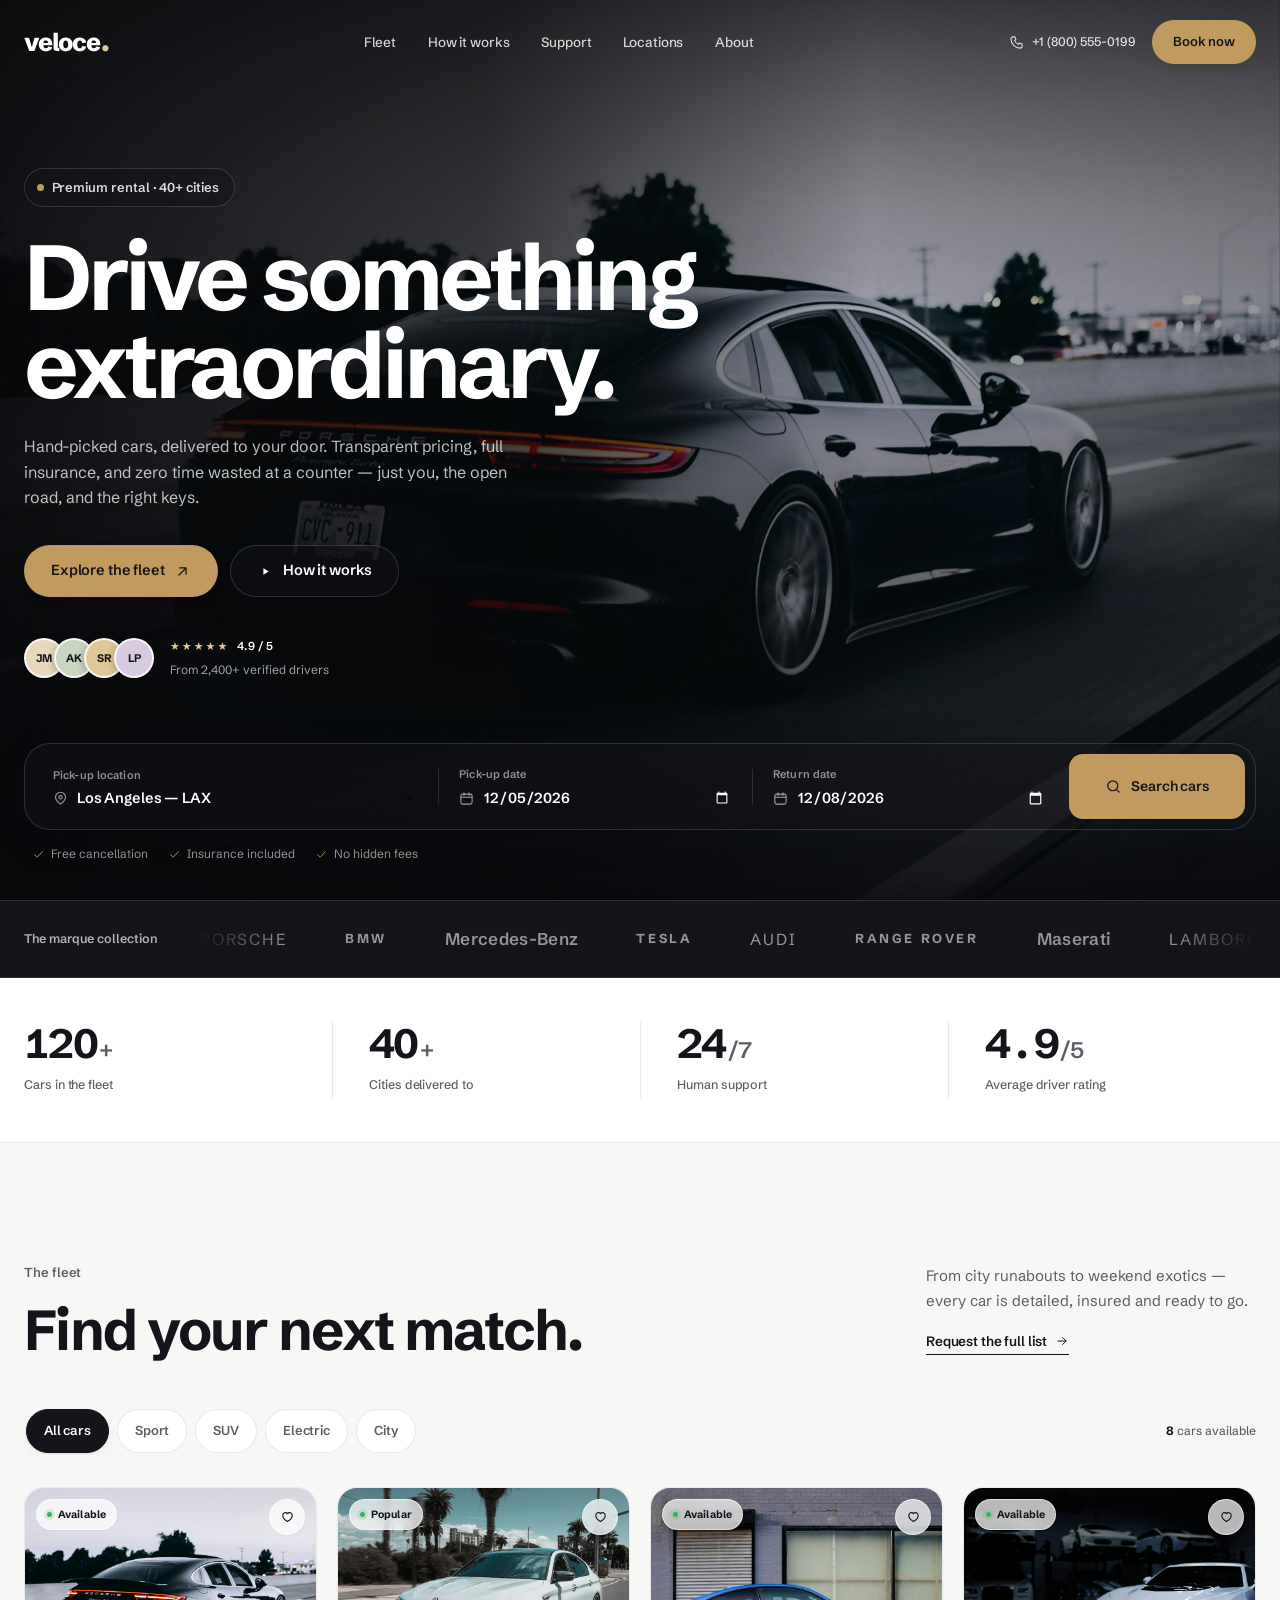
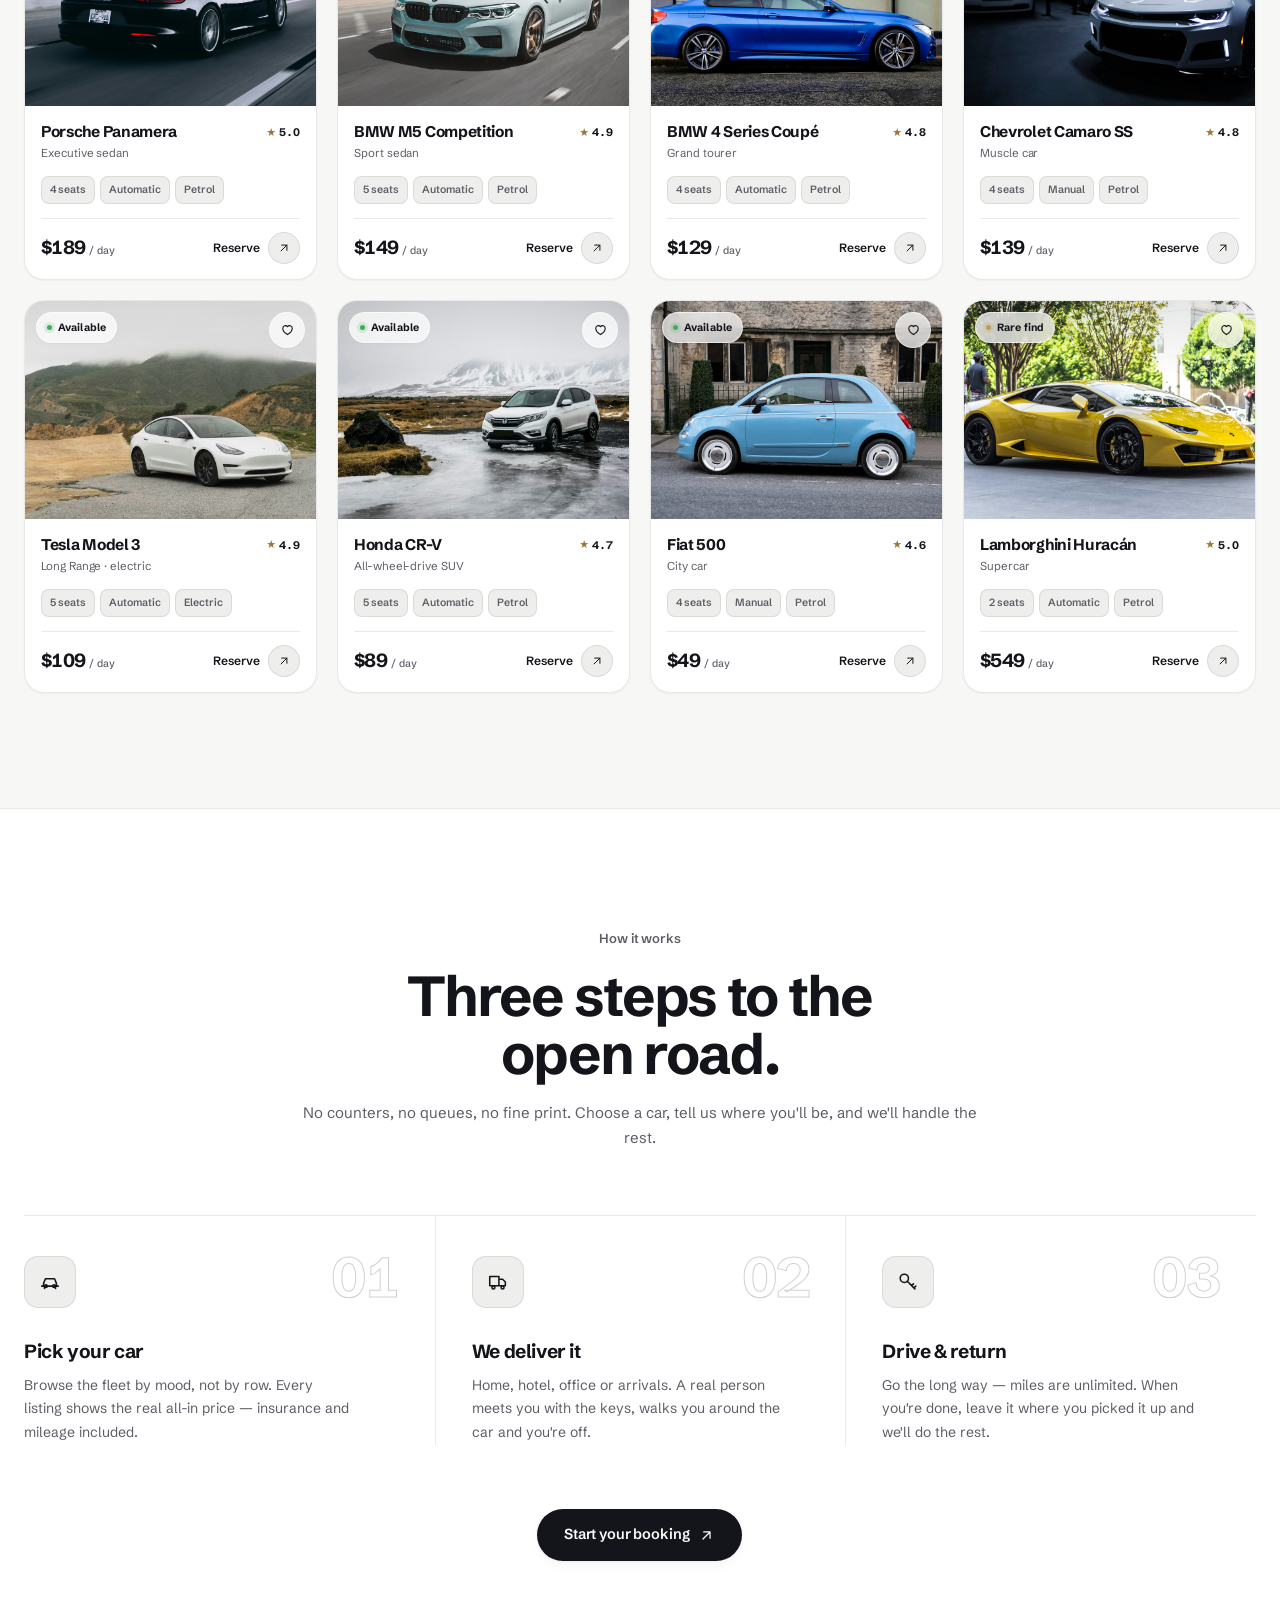
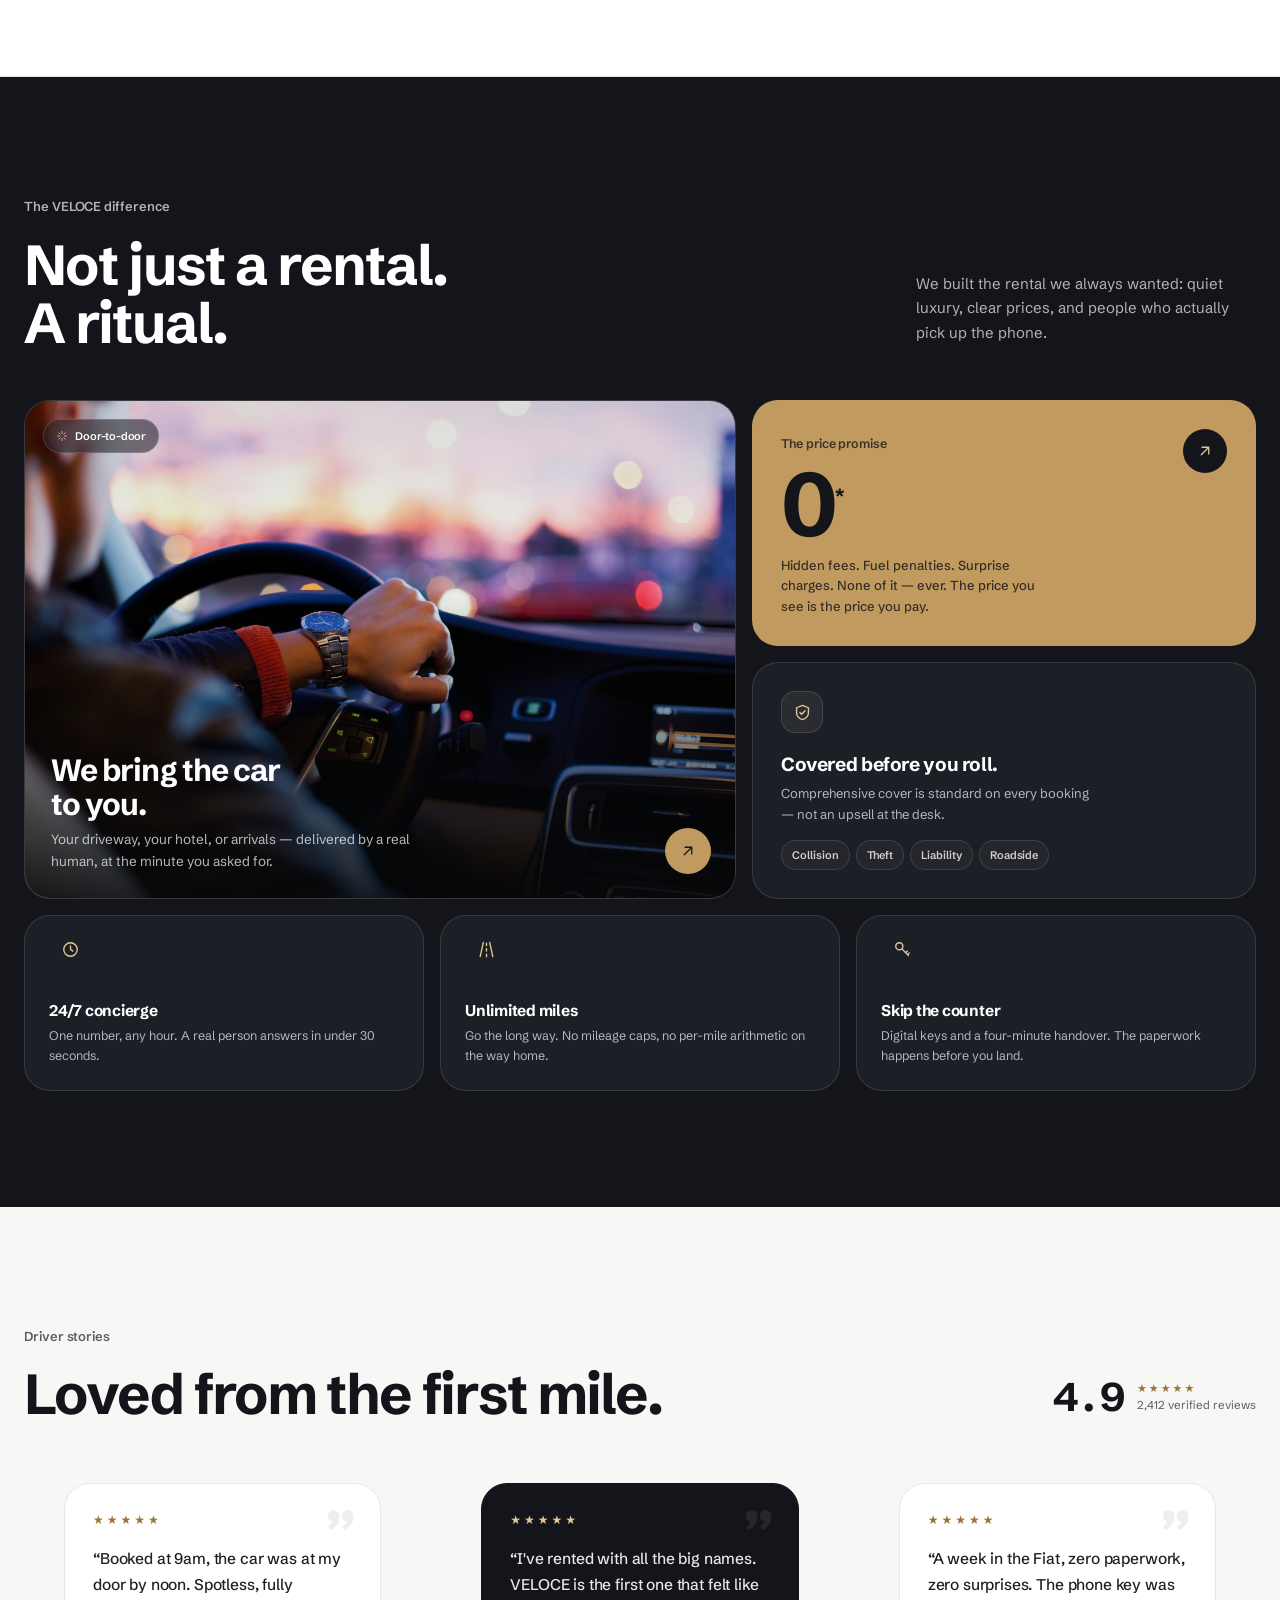
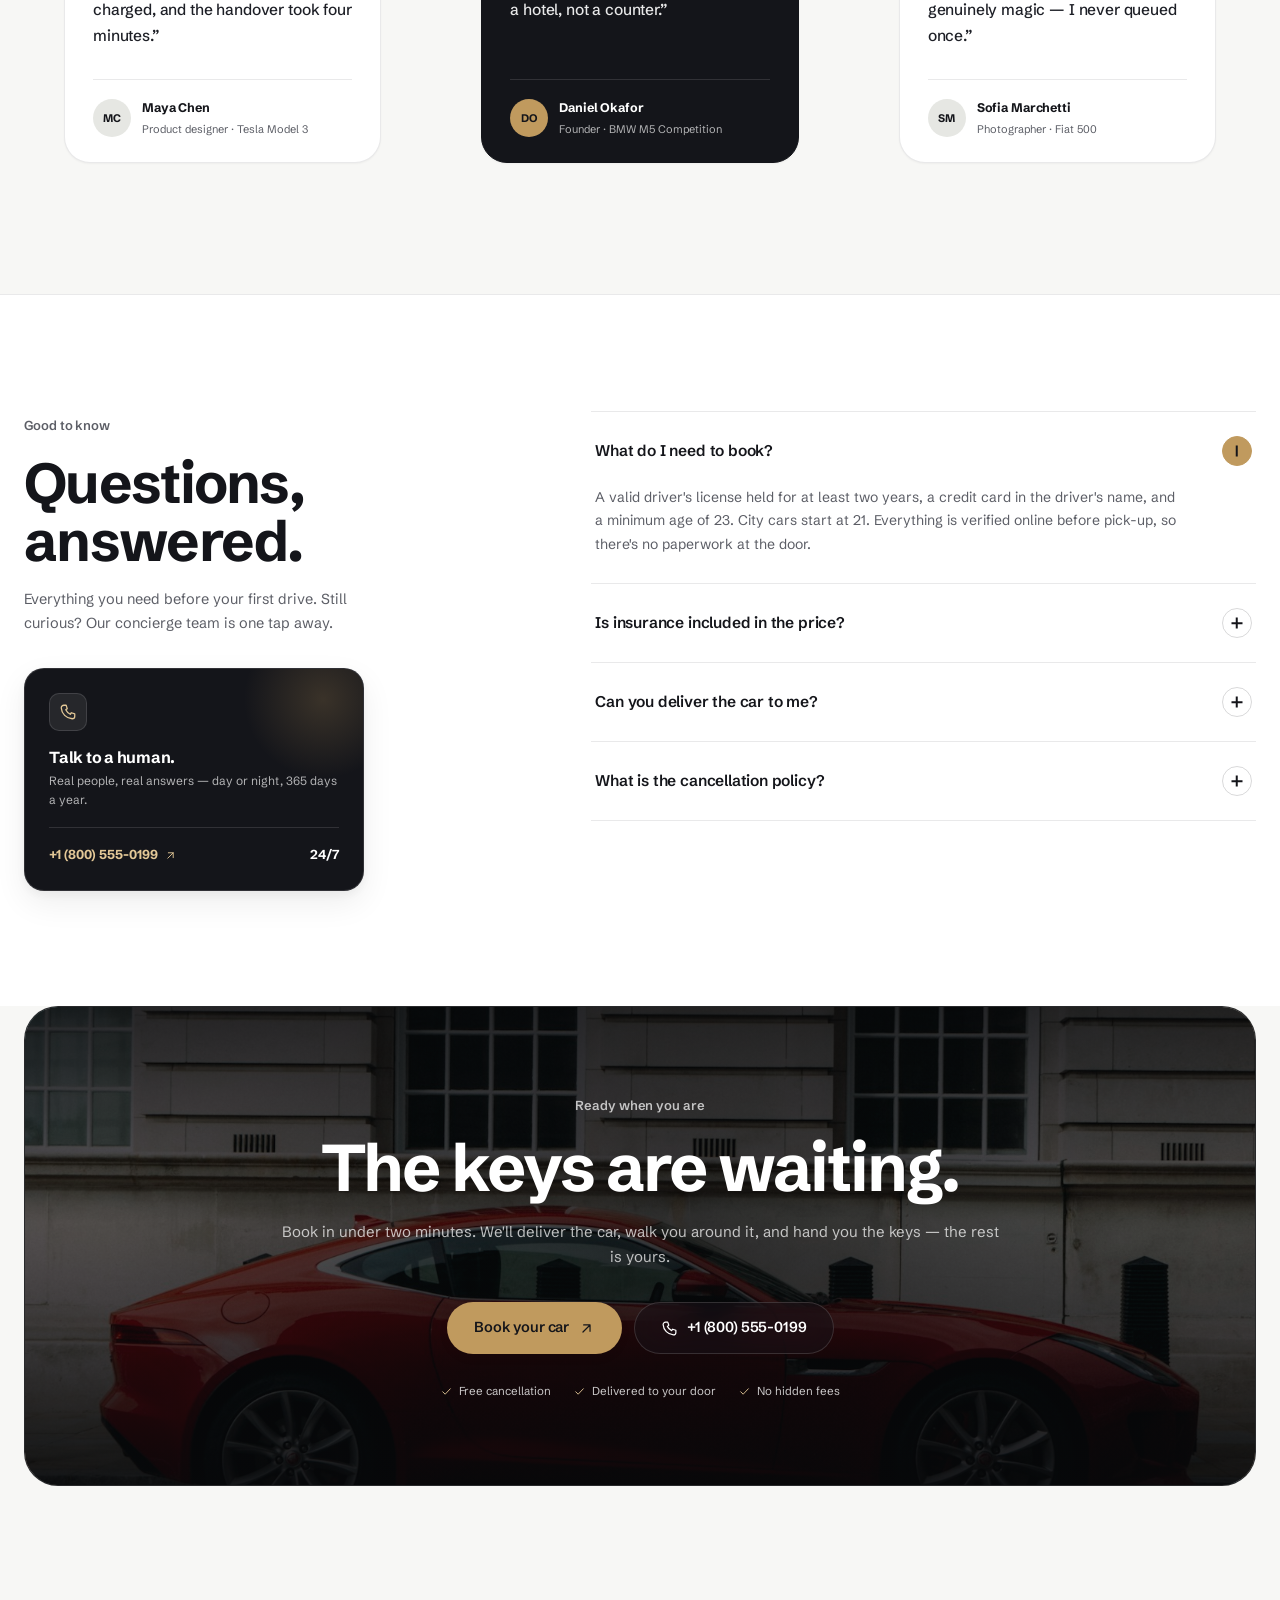
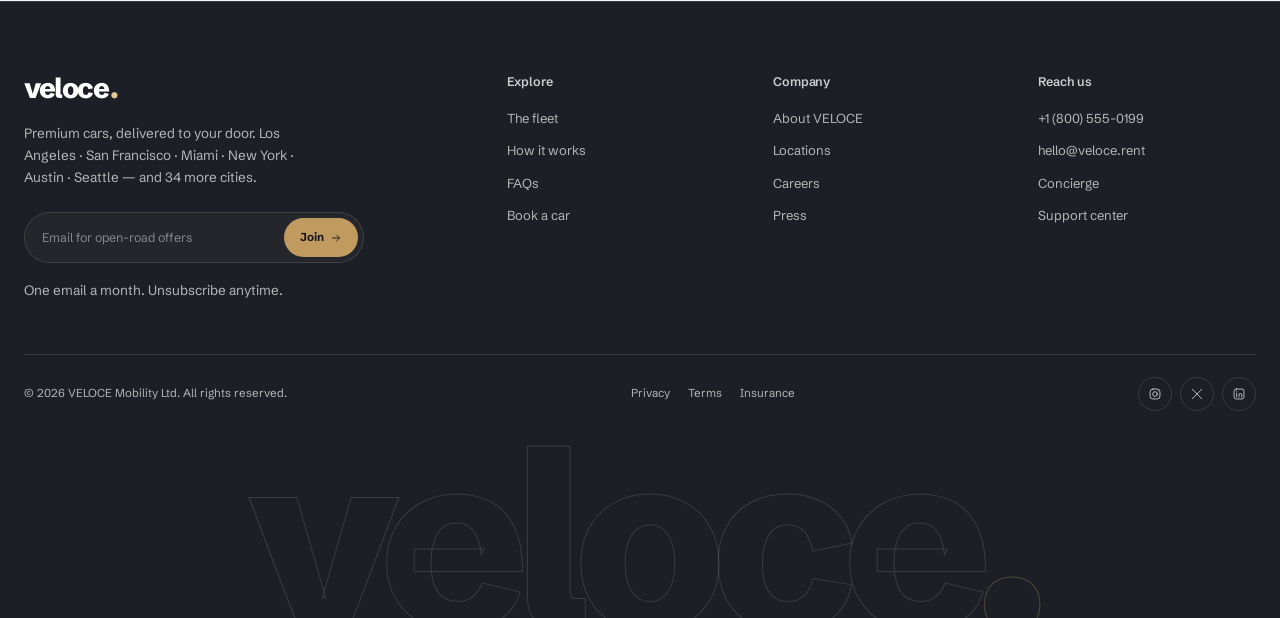
<file: index.html>
<!DOCTYPE html>
<html lang="en">
<head>
<meta charset="UTF-8">
<meta name="viewport" content="width=device-width, initial-scale=1.0">
<title>VELOCE — Premium Car Rental, Delivered</title>
<meta name="description" content="Hand-picked cars delivered to your door. Transparent pricing, full insurance and 24/7 concierge across 40+ cities.">
<meta name="theme-color" content="#14151A">
<meta property="og:title" content="VELOCE — Premium Car Rental, Delivered">
<meta property="og:description" content="Drive something extraordinary. Premium cars, delivered to your door.">
<meta property="og:type" content="website">
<link rel="icon" href="data:image/svg+xml,%3Csvg xmlns='http://www.w3.org/2000/svg' viewBox='0 0 64 64'%3E%3Crect width='64' height='64' rx='16' fill='%2314151A'/%3E%3Cpath d='M17 20h9l6 18 6-18h9L36 48h-8L17 20Z' fill='%23C09A5E'/%3E%3C/svg%3E">
<link rel="preconnect" href="https://fonts.googleapis.com">
<link rel="preconnect" href="https://fonts.gstatic.com" crossorigin>
<link href="https://fonts.googleapis.com/css2?family=Schibsted+Grotesk:wght@400;500;600;700;800&display=swap" rel="stylesheet">
<link rel="stylesheet" href="styles.css">
<script>document.documentElement.classList.add('js');</script>
<script src="app.js" defer></script>
</head>
<body>

<a class="skip-link" href="#fleet">Skip to the fleet</a>

<!-- Icon sprite -->
<svg aria-hidden="true" style="position:absolute;width:0;height:0;overflow:hidden" xmlns="http://www.w3.org/2000/svg">
  <symbol id="i-arrow" viewBox="0 0 24 24"><path d="M5 12h14M13 6l6 6-6 6"/></symbol>
  <symbol id="i-arrow-up" viewBox="0 0 24 24"><path d="M7 17 17 7M8 7h9v9"/></symbol>
  <symbol id="i-search" viewBox="0 0 24 24"><circle cx="11" cy="11" r="7"/><path d="m20 20-3.2-3.2"/></symbol>
  <symbol id="i-pin" viewBox="0 0 24 24"><path d="M20 10c0 5-8 11-8 11S4 15 4 10a8 8 0 1 1 16 0Z"/><circle cx="12" cy="10" r="2.6"/></symbol>
  <symbol id="i-calendar" viewBox="0 0 24 24"><rect x="3" y="5" width="18" height="16" rx="3"/><path d="M8 3v4M16 3v4M3 10h18"/></symbol>
  <symbol id="i-chev" viewBox="0 0 24 24"><path d="m6 9 6 6 6-6"/></symbol>
  <symbol id="i-phone" viewBox="0 0 24 24"><path d="M6.5 3h3l1.5 4.5-2 1.5a13 13 0 0 0 6 6l1.5-2L21 14.5v3A3.5 3.5 0 0 1 17.5 21 15.5 15.5 0 0 1 3 6.5 3.5 3.5 0 0 1 6.5 3Z"/></symbol>
  <symbol id="i-check" viewBox="0 0 24 24"><path d="m5 12.5 4.5 4.5L19 7"/></symbol>
  <symbol id="i-alert" viewBox="0 0 24 24"><circle cx="12" cy="12" r="9"/><path d="M12 7.5v5.5M12 16.5v.1"/></symbol>
  <symbol id="i-shield" viewBox="0 0 24 24"><path d="M12 3 4.5 6v6c0 5 3.4 7.8 7.5 9 4.1-1.2 7.5-4 7.5-9V6L12 3Z"/><path d="m8.8 12 2.2 2.2 4.2-4.4"/></symbol>
  <symbol id="i-key" viewBox="0 0 24 24"><circle cx="8" cy="8" r="4.5"/><path d="m11.2 11.2 8.3 8.3M16 16l2-2M18.5 18.5l2-2"/></symbol>
  <symbol id="i-car" viewBox="0 0 24 24"><path d="M5 16.5v-3l2-5h10l2 5v3"/><path d="M3 16.5h18M6 16.5v2.5M18 16.5v2.5"/><circle cx="7.5" cy="16.5" r="1.5"/><circle cx="16.5" cy="16.5" r="1.5"/></symbol>
  <symbol id="i-truck" viewBox="0 0 24 24"><path d="M3 6h10v10H3zM13 9h4l3 3v4h-7"/><circle cx="7" cy="18" r="1.6"/><circle cx="17" cy="18" r="1.6"/></symbol>
  <symbol id="i-road" viewBox="0 0 24 24"><path d="M4 21 8 3M20 21 16 3M12 4v3M12 11v3M12 18v3"/></symbol>
  <symbol id="i-clock" viewBox="0 0 24 24"><circle cx="12" cy="12" r="8.5"/><path d="M12 7.5V12l3 2"/></symbol>
  <symbol id="i-heart" viewBox="0 0 24 24"><path d="M12 20s-7.5-4.6-7.5-9.8A4.2 4.2 0 0 1 12 7.4a4.2 4.2 0 0 1 7.5 2.8C19.5 15.4 12 20 12 20Z"/></symbol>
  <symbol id="i-play" viewBox="0 0 24 24"><path d="M9 7.5v9l7.5-4.5L9 7.5Z"/></symbol>
  <symbol id="i-close" viewBox="0 0 24 24"><path d="m6 6 12 12M18 6 6 18"/></symbol>
  <symbol id="i-spark" viewBox="0 0 24 24"><path d="M12 3v4M12 17v4M3 12h4M17 12h4M5.6 5.6l2.8 2.8M15.6 15.6l2.8 2.8M18.4 5.6l-2.8 2.8M8.4 15.6l-2.8 2.8"/></symbol>
  <symbol id="i-mail" viewBox="0 0 24 24"><rect x="3" y="5" width="18" height="14" rx="3"/><path d="m4 7 8 6 8-6"/></symbol>
  <symbol id="i-instagram" viewBox="0 0 24 24"><rect x="3.5" y="3.5" width="17" height="17" rx="5"/><circle cx="12" cy="12" r="4"/><circle cx="17.2" cy="6.8" r=".8" fill="currentColor" stroke="none"/></symbol>
  <symbol id="i-x" viewBox="0 0 24 24"><path d="M4 4l16 16M20 4 4 20"/></symbol>
  <symbol id="i-linkedin" viewBox="0 0 24 24"><rect x="3.5" y="3.5" width="17" height="17" rx="4"/><path d="M8 10.5V17M8 7.6v.1M12 17v-3.6a2.4 2.4 0 0 1 4.8 0V17"/></symbol>
</svg>

<!-- Header -->
<header class="site-header" id="site-header">
  <div class="container nav">
    <a class="brand" href="#top" aria-label="VELOCE home">veloce<span class="dot">.</span></a>
    <nav class="nav-links" aria-label="Main navigation">
      <a href="#fleet">Fleet</a>
      <a href="#how">How it works</a>
      <a href="#faq">Support</a>
      <a href="#contact">Locations</a>
      <a href="about.html">About</a>
    </nav>
    <div class="nav-right">
      <a class="nav-phone" href="tel:+18005550199">
        <svg class="icon" aria-hidden="true"><use href="#i-phone"/></svg>
        +1 (800) 555-0199
      </a>
      <a class="btn btn--nav" href="#book">Book now</a>
      <button class="nav-toggle" type="button" aria-label="Open menu" aria-controls="mobile-menu" aria-expanded="false">
        <span></span>
      </button>
    </div>
  </div>
</header>

<!-- Mobile drawer -->
<div class="drawer" id="mobile-menu" aria-hidden="true">
  <div class="drawer-top">
    <a class="brand" href="#top">veloce<span class="dot">.</span></a>
    <button class="drawer-close" type="button" aria-label="Close menu">
      <svg class="icon" aria-hidden="true"><use href="#i-close"/></svg>
    </button>
  </div>
  <nav class="drawer-links" aria-label="Mobile navigation">
    <a href="#fleet">Fleet</a>
    <a href="#how">How it works</a>
    <a href="#faq">Support</a>
    <a href="#contact">Locations</a>
    <a href="about.html">About</a>
  </nav>
  <div class="drawer-foot">
    <a class="btn btn--accent" href="#book">Book a car <svg class="icon arr" aria-hidden="true"><use href="#i-arrow-up"/></svg></a>
    <p>Concierge <a class="plain" href="tel:+18005550199">+1 (800) 555-0199</a><br>Every day, around the clock.</p>
  </div>
</div>

<main>
  <!-- Hero -->
  <section class="hero" id="top" aria-labelledby="hero-title">
    <div class="hero-media">
      <img src="assets/hero-panamera.jpg" alt="A black Porsche Panamera driving on an open road at dusk" width="2000" height="1333" fetchpriority="high">
    </div>
    <div class="container hero-main">
      <div class="hero-copy">
        <span class="eyebrow"><span class="pulse" aria-hidden="true"></span> Premium rental · 40+ cities</span>
        <h1 id="hero-title">Drive something<br><em>extraordinary.</em></h1>
        <p class="hero-sub">Hand-picked cars, delivered to your door. Transparent pricing, full insurance, and zero time wasted at a counter — just you, the open road, and the right keys.</p>
        <div class="hero-actions">
          <a class="btn btn--accent" href="#fleet">Explore the fleet <svg class="icon arr" aria-hidden="true"><use href="#i-arrow-up"/></svg></a>
          <a class="btn btn--ghost" href="#how"><svg class="icon play" aria-hidden="true"><use href="#i-play"/></svg> How it works</a>
        </div>
        <div class="hero-proof">
          <div class="avatars" aria-hidden="true"><span>JM</span><span>AK</span><span>SR</span><span>LP</span></div>
          <div class="proof-text">
            <div class="proof-stars"><span class="stars" aria-hidden="true">★★★★★</span> 4.9 / 5</div>
            <small>From 2,400+ verified drivers</small>
          </div>
        </div>
      </div>
    </div>

    <div class="container hero-book" id="book">
      <form class="booking" id="booking-form" aria-label="Find a rental car">
        <div class="b-field">
          <label for="pickup-location">Pick-up location</label>
          <div class="control">
            <svg class="icon" aria-hidden="true"><use href="#i-pin"/></svg>
            <select id="pickup-location" name="location" required>
              <option value="lax">Los Angeles — LAX</option>
              <option value="sfo">San Francisco — SFO</option>
              <option value="mia">Miami — MIA</option>
              <option value="jfk">New York — JFK</option>
              <option value="aus">Austin — AUS</option>
              <option value="sea">Seattle — SEA</option>
            </select>
            <svg class="chev" aria-hidden="true"><use href="#i-chev"/></svg>
          </div>
        </div>
        <div class="b-field">
          <label for="pickup-date">Pick-up date</label>
          <div class="control">
            <svg class="icon" aria-hidden="true"><use href="#i-calendar"/></svg>
            <input type="date" id="pickup-date" name="pickup" required>
          </div>
        </div>
        <div class="b-field">
          <label for="return-date">Return date</label>
          <div class="control">
            <svg class="icon" aria-hidden="true"><use href="#i-calendar"/></svg>
            <input type="date" id="return-date" name="return" required>
          </div>
        </div>
        <button class="btn btn--accent b-submit" type="submit">
          <svg class="icon" aria-hidden="true"><use href="#i-search"/></svg> Search cars
        </button>
      </form>
      <div class="booking-foot">
        <div class="booking-perks">
          <span><svg class="icon" aria-hidden="true"><use href="#i-check"/></svg> Free cancellation</span>
          <span><svg class="icon" aria-hidden="true"><use href="#i-check"/></svg> Insurance included</span>
          <span><svg class="icon" aria-hidden="true"><use href="#i-check"/></svg> No hidden fees</span>
        </div>
        <p class="booking-picked" id="book-picked" hidden>
          <svg class="icon" aria-hidden="true"><use href="#i-check"/></svg>
          <span id="book-picked-text"></span>
        </p>
      </div>
    </div>
  </section>

  <!-- Brand marquee -->
  <section class="brands" aria-label="Brands in our fleet">
    <div class="container brands-inner">
      <span class="brands-label">The marque collection</span>
      <div class="marquee">
        <div class="marquee-track">
          <div class="marquee-group">
            <span class="brand-item light">PORSCHE</span>
            <span class="brand-item wide">BMW</span>
            <span class="brand-item serif-brand">Mercedes-Benz</span>
            <span class="brand-item wide">TESLA</span>
            <span class="brand-item light">AUDI</span>
            <span class="brand-item wide">RANGE ROVER</span>
            <span class="brand-item serif-brand">Maserati</span>
            <span class="brand-item light">LAMBORGHINI</span>
          </div>
          <div class="marquee-group" aria-hidden="true">
            <span class="brand-item light">PORSCHE</span>
            <span class="brand-item wide">BMW</span>
            <span class="brand-item serif-brand">Mercedes-Benz</span>
            <span class="brand-item wide">TESLA</span>
            <span class="brand-item light">AUDI</span>
            <span class="brand-item wide">RANGE ROVER</span>
            <span class="brand-item serif-brand">Maserati</span>
            <span class="brand-item light">LAMBORGHINI</span>
          </div>
        </div>
      </div>
    </div>
  </section>

  <!-- Stats -->
  <section class="stats" aria-label="VELOCE at a glance">
    <div class="container stats-grid">
      <div class="stat">
        <div class="stat-num"><span data-count="120">120</span><span class="suffix">+</span></div>
        <div class="stat-label">Cars in the fleet</div>
      </div>
      <div class="stat">
        <div class="stat-num"><span data-count="40">40</span><span class="suffix">+</span></div>
        <div class="stat-label">Cities delivered to</div>
      </div>
      <div class="stat">
        <div class="stat-num">24<span class="suffix">/7</span></div>
        <div class="stat-label">Human support</div>
      </div>
      <div class="stat">
        <div class="stat-num"><span data-count="4.9" data-decimals="1">4.9</span><span class="suffix">/5</span></div>
        <div class="stat-label">Average driver rating</div>
      </div>
    </div>
  </section>

  <!-- Fleet -->
  <section class="section fleet" id="fleet" aria-labelledby="fleet-title">
    <div class="container">
      <div class="section-head fleet-head" data-reveal>
        <div>
          <span class="eyebrow">The fleet</span>
          <h2 id="fleet-title">Find your next <em>match.</em></h2>
        </div>
        <div class="head-aside">
          <p>From city runabouts to weekend exotics — every car is detailed, insured and ready to go.</p>
          <a class="text-link" href="mailto:concierge@veloce.rent?subject=Full%20fleet%20list">Request the full list <svg class="icon" aria-hidden="true"><use href="#i-arrow"/></svg></a>
        </div>
      </div>

      <div class="filter-row" data-reveal style="--d:80ms">
        <div class="filters" role="group" aria-label="Filter the fleet by category">
          <button class="filter is-active" type="button" data-filter="all" aria-pressed="true">All cars</button>
          <button class="filter" type="button" data-filter="sport" aria-pressed="false">Sport</button>
          <button class="filter" type="button" data-filter="suv" aria-pressed="false">SUV</button>
          <button class="filter" type="button" data-filter="electric" aria-pressed="false">Electric</button>
          <button class="filter" type="button" data-filter="city" aria-pressed="false">City</button>
        </div>
        <p class="fleet-count" aria-live="polite"><b id="fleet-count">8</b> cars available</p>
      </div>

      <div class="fleet-grid" id="fleet-grid">
        <article class="car-card" data-cat="sport" data-reveal>
          <a class="car-card-link" href="cars/porsche-panamera.html" aria-label="View Porsche Panamera details"></a>
          <div class="car-media">
            <img src="assets/hero-panamera.jpg" alt="Porsche Panamera executive sedan" width="900" height="675" loading="lazy">
            <span class="car-badge">Available</span>
            <button class="car-fav" type="button" aria-label="Save Porsche Panamera to your list" aria-pressed="false">
              <svg aria-hidden="true"><use href="#i-heart"/></svg>
            </button>
          </div>
          <div class="car-body">
            <div class="car-top">
              <div><h3>Porsche Panamera</h3><p class="car-sub">Executive sedan</p></div>
              <span class="car-rating"><span class="star" aria-hidden="true">★</span> 5.0</span>
            </div>
            <ul class="specs"><li>4 seats</li><li>Automatic</li><li>Petrol</li></ul>
            <div class="car-foot">
              <div class="price">$189 <span>/ day</span></div>
              <a class="reserve" href="#book" data-car="Porsche Panamera"><span class="reserve-label">Reserve</span><span class="arrow"><svg class="icon" aria-hidden="true"><use href="#i-arrow-up"/></svg></span></a>
            </div>
          </div>
        </article>

        <article class="car-card" data-cat="sport" data-reveal style="--d:60ms">
          <a class="car-card-link" href="cars/bmw-m5-competition.html" aria-label="View BMW M5 Competition details"></a>
          <div class="car-media">
            <img src="assets/car-m5.jpg" alt="White BMW M5 Competition on a palm-lined street" width="900" height="660" loading="lazy">
            <span class="car-badge">Popular</span>
            <button class="car-fav" type="button" aria-label="Save BMW M5 Competition to your list" aria-pressed="false">
              <svg aria-hidden="true"><use href="#i-heart"/></svg>
            </button>
          </div>
          <div class="car-body">
            <div class="car-top">
              <div><h3>BMW M5 Competition</h3><p class="car-sub">Sport sedan</p></div>
              <span class="car-rating"><span class="star" aria-hidden="true">★</span> 4.9</span>
            </div>
            <ul class="specs"><li>5 seats</li><li>Automatic</li><li>Petrol</li></ul>
            <div class="car-foot">
              <div class="price">$149 <span>/ day</span></div>
              <a class="reserve" href="#book" data-car="BMW M5 Competition"><span class="reserve-label">Reserve</span><span class="arrow"><svg class="icon" aria-hidden="true"><use href="#i-arrow-up"/></svg></span></a>
            </div>
          </div>
        </article>

        <article class="car-card" data-cat="sport" data-reveal style="--d:120ms">
          <a class="car-card-link" href="cars/bmw-4-series-coupe.html" aria-label="View BMW 4 Series Coupé details"></a>
          <div class="car-media">
            <img src="assets/car-4series.jpg" alt="Blue BMW 4 Series Coupé parked in front of a garage" width="900" height="660" loading="lazy">
            <span class="car-badge">Available</span>
            <button class="car-fav" type="button" aria-label="Save BMW 4 Series Coupé to your list" aria-pressed="false">
              <svg aria-hidden="true"><use href="#i-heart"/></svg>
            </button>
          </div>
          <div class="car-body">
            <div class="car-top">
              <div><h3>BMW 4 Series Coupé</h3><p class="car-sub">Grand tourer</p></div>
              <span class="car-rating"><span class="star" aria-hidden="true">★</span> 4.8</span>
            </div>
            <ul class="specs"><li>4 seats</li><li>Automatic</li><li>Petrol</li></ul>
            <div class="car-foot">
              <div class="price">$129 <span>/ day</span></div>
              <a class="reserve" href="#book" data-car="BMW 4 Series Coupé"><span class="reserve-label">Reserve</span><span class="arrow"><svg class="icon" aria-hidden="true"><use href="#i-arrow-up"/></svg></span></a>
            </div>
          </div>
        </article>

        <article class="car-card" data-cat="sport" data-reveal style="--d:180ms">
          <a class="car-card-link" href="cars/chevrolet-camaro-ss.html" aria-label="View Chevrolet Camaro SS details"></a>
          <div class="car-media">
            <img src="assets/car-camaro.jpg" alt="White Chevrolet Camaro in a dark garage" width="900" height="660" loading="lazy">
            <span class="car-badge">Available</span>
            <button class="car-fav" type="button" aria-label="Save Chevrolet Camaro SS to your list" aria-pressed="false">
              <svg aria-hidden="true"><use href="#i-heart"/></svg>
            </button>
          </div>
          <div class="car-body">
            <div class="car-top">
              <div><h3>Chevrolet Camaro SS</h3><p class="car-sub">Muscle car</p></div>
              <span class="car-rating"><span class="star" aria-hidden="true">★</span> 4.8</span>
            </div>
            <ul class="specs"><li>4 seats</li><li>Manual</li><li>Petrol</li></ul>
            <div class="car-foot">
              <div class="price">$139 <span>/ day</span></div>
              <a class="reserve" href="#book" data-car="Chevrolet Camaro SS"><span class="reserve-label">Reserve</span><span class="arrow"><svg class="icon" aria-hidden="true"><use href="#i-arrow-up"/></svg></span></a>
            </div>
          </div>
        </article>

        <article class="car-card" data-cat="electric" data-reveal>
          <a class="car-card-link" href="cars/tesla-model-3.html" aria-label="View Tesla Model 3 details"></a>
          <div class="car-media">
            <img src="assets/car-tesla.jpg" alt="White Tesla Model 3 on a mountain road" width="900" height="660" loading="lazy">
            <span class="car-badge">Available</span>
            <button class="car-fav" type="button" aria-label="Save Tesla Model 3 to your list" aria-pressed="false">
              <svg aria-hidden="true"><use href="#i-heart"/></svg>
            </button>
          </div>
          <div class="car-body">
            <div class="car-top">
              <div><h3>Tesla Model 3</h3><p class="car-sub">Long Range · electric</p></div>
              <span class="car-rating"><span class="star" aria-hidden="true">★</span> 4.9</span>
            </div>
            <ul class="specs"><li>5 seats</li><li>Automatic</li><li>Electric</li></ul>
            <div class="car-foot">
              <div class="price">$109 <span>/ day</span></div>
              <a class="reserve" href="#book" data-car="Tesla Model 3"><span class="reserve-label">Reserve</span><span class="arrow"><svg class="icon" aria-hidden="true"><use href="#i-arrow-up"/></svg></span></a>
            </div>
          </div>
        </article>

        <article class="car-card" data-cat="suv" data-reveal style="--d:60ms">
          <a class="car-card-link" href="cars/honda-cr-v.html" aria-label="View Honda CR-V details"></a>
          <div class="car-media">
            <img src="assets/car-crv.jpg" alt="White Honda CR-V parked on a snowy highland road" width="900" height="660" loading="lazy">
            <span class="car-badge">Available</span>
            <button class="car-fav" type="button" aria-label="Save Honda CR-V to your list" aria-pressed="false">
              <svg aria-hidden="true"><use href="#i-heart"/></svg>
            </button>
          </div>
          <div class="car-body">
            <div class="car-top">
              <div><h3>Honda CR-V</h3><p class="car-sub">All-wheel-drive SUV</p></div>
              <span class="car-rating"><span class="star" aria-hidden="true">★</span> 4.7</span>
            </div>
            <ul class="specs"><li>5 seats</li><li>Automatic</li><li>Petrol</li></ul>
            <div class="car-foot">
              <div class="price">$89 <span>/ day</span></div>
              <a class="reserve" href="#book" data-car="Honda CR-V"><span class="reserve-label">Reserve</span><span class="arrow"><svg class="icon" aria-hidden="true"><use href="#i-arrow-up"/></svg></span></a>
            </div>
          </div>
        </article>

        <article class="car-card" data-cat="city" data-reveal style="--d:120ms">
          <a class="car-card-link" href="cars/fiat-500.html" aria-label="View Fiat 500 details"></a>
          <div class="car-media">
            <img src="assets/car-fiat.jpg" alt="Light blue Fiat 500 parked on a cobbled city street" width="900" height="660" loading="lazy">
            <span class="car-badge">Available</span>
            <button class="car-fav" type="button" aria-label="Save Fiat 500 to your list" aria-pressed="false">
              <svg aria-hidden="true"><use href="#i-heart"/></svg>
            </button>
          </div>
          <div class="car-body">
            <div class="car-top">
              <div><h3>Fiat 500</h3><p class="car-sub">City car</p></div>
              <span class="car-rating"><span class="star" aria-hidden="true">★</span> 4.6</span>
            </div>
            <ul class="specs"><li>4 seats</li><li>Manual</li><li>Petrol</li></ul>
            <div class="car-foot">
              <div class="price">$49 <span>/ day</span></div>
              <a class="reserve" href="#book" data-car="Fiat 500"><span class="reserve-label">Reserve</span><span class="arrow"><svg class="icon" aria-hidden="true"><use href="#i-arrow-up"/></svg></span></a>
            </div>
          </div>
        </article>

        <article class="car-card" data-cat="sport" data-reveal style="--d:180ms">
          <a class="car-card-link" href="cars/lamborghini-huracan.html" aria-label="View Lamborghini Huracán details"></a>
          <div class="car-media">
            <img src="assets/car-lambo.jpg" alt="Yellow Lamborghini Huracán parked on a city plaza" width="900" height="660" loading="lazy">
            <span class="car-badge rare">Rare find</span>
            <button class="car-fav" type="button" aria-label="Save Lamborghini Huracán to your list" aria-pressed="false">
              <svg aria-hidden="true"><use href="#i-heart"/></svg>
            </button>
          </div>
          <div class="car-body">
            <div class="car-top">
              <div><h3>Lamborghini Huracán</h3><p class="car-sub">Supercar</p></div>
              <span class="car-rating"><span class="star" aria-hidden="true">★</span> 5.0</span>
            </div>
            <ul class="specs"><li>2 seats</li><li>Automatic</li><li>Petrol</li></ul>
            <div class="car-foot">
              <div class="price">$549 <span>/ day</span></div>
              <a class="reserve" href="#book" data-car="Lamborghini Huracán"><span class="reserve-label">Reserve</span><span class="arrow"><svg class="icon" aria-hidden="true"><use href="#i-arrow-up"/></svg></span></a>
            </div>
          </div>
        </article>
      </div>
    </div>
  </section>

  <!-- How it works -->
  <section class="section how" id="how" aria-labelledby="how-title">
    <div class="container">
      <div class="how-head" data-reveal>
        <span class="eyebrow">How it works</span>
        <h2 id="how-title">Three steps to the<br><em>open road.</em></h2>
        <p>No counters, no queues, no fine print. Choose a car, tell us where you'll be, and we'll handle the rest.</p>
      </div>
      <div class="steps">
        <div class="step" data-reveal>
          <div class="step-top">
            <span class="step-icon"><svg class="icon" aria-hidden="true"><use href="#i-car"/></svg></span>
            <span class="step-num" aria-hidden="true">01</span>
          </div>
          <h3>Pick your car</h3>
          <p>Browse the fleet by mood, not by row. Every listing shows the real all-in price — insurance and mileage included.</p>
        </div>
        <div class="step" data-reveal style="--d:100ms">
          <div class="step-top">
            <span class="step-icon"><svg class="icon" aria-hidden="true"><use href="#i-truck"/></svg></span>
            <span class="step-num" aria-hidden="true">02</span>
          </div>
          <h3>We deliver it</h3>
          <p>Home, hotel, office or arrivals. A real person meets you with the keys, walks you around the car and you're off.</p>
        </div>
        <div class="step" data-reveal style="--d:200ms">
          <div class="step-top">
            <span class="step-icon"><svg class="icon" aria-hidden="true"><use href="#i-key"/></svg></span>
            <span class="step-num" aria-hidden="true">03</span>
          </div>
          <h3>Drive &amp; return</h3>
          <p>Go the long way — miles are unlimited. When you're done, leave it where you picked it up and we'll do the rest.</p>
        </div>
      </div>
      <div class="how-cta" data-reveal>
        <a class="btn btn--dark" href="#fleet">Start your booking <svg class="icon arr" aria-hidden="true"><use href="#i-arrow-up"/></svg></a>
      </div>
    </div>
  </section>

  <!-- Why us / bento -->
  <section class="bento-section on-dark" aria-labelledby="why-title">
    <div class="container">
      <div class="bento-head" data-reveal>
        <div>
          <span class="eyebrow">The VELOCE difference</span>
          <h2 id="why-title">Not just a rental.<br>A <em>ritual.</em></h2>
        </div>
        <p>We built the rental we always wanted: quiet luxury, clear prices, and people who actually pick up the phone.</p>
      </div>

      <div class="bento">
        <article class="tile tile--image" data-reveal>
          <img src="assets/lifestyle-drive.jpg" alt="A driver's hand on the wheel with the city lights ahead" width="1200" height="900" loading="lazy">
          <span class="tile-badge"><svg class="icon" aria-hidden="true"><use href="#i-spark"/></svg> Door-to-door</span>
          <div class="tile-image-copy">
            <h3>We bring the car<br>to <em>you.</em></h3>
            <p>Your driveway, your hotel, or arrivals — delivered by a real human, at the minute you asked for.</p>
          </div>
          <a class="tile-arrow" href="#book" aria-label="Book a car with delivery">
            <svg class="icon" aria-hidden="true"><use href="#i-arrow-up"/></svg>
          </a>
        </article>

        <article class="tile tile--price" data-reveal style="--d:90ms">
          <div class="tile-price-top">
            <div>
              <span class="tile-label">The price promise</span>
              <div class="tile-price-num">0<sup>*</sup></div>
            </div>
            <a class="tile-arrow" href="#faq" aria-label="Read about our pricing">
              <svg class="icon" aria-hidden="true"><use href="#i-arrow-up"/></svg>
            </a>
          </div>
          <div>
            <p class="tile-price-copy">Hidden fees. Fuel penalties. Surprise charges. None of it — ever. The price you see is the price you pay.</p>
          </div>
        </article>

        <article class="tile tile--insurance" data-reveal style="--d:160ms">
          <span class="tile-icon"><svg class="icon" aria-hidden="true"><use href="#i-shield"/></svg></span>
          <div>
            <h3>Covered before you roll.</h3>
            <p>Comprehensive cover is standard on every booking — not an upsell at the desk.</p>
            <div class="tile-tags"><span>Collision</span><span>Theft</span><span>Liability</span><span>Roadside</span></div>
          </div>
        </article>

        <article class="tile tile--feature" data-reveal>
          <span class="tile-icon"><svg class="icon" aria-hidden="true"><use href="#i-clock"/></svg></span>
          <div>
            <h4>24/7 concierge</h4>
            <p>One number, any hour. A real person answers in under 30 seconds.</p>
          </div>
        </article>

        <article class="tile tile--feature" data-reveal style="--d:80ms">
          <span class="tile-icon"><svg class="icon" aria-hidden="true"><use href="#i-road"/></svg></span>
          <div>
            <h4>Unlimited miles</h4>
            <p>Go the long way. No mileage caps, no per-mile arithmetic on the way home.</p>
          </div>
        </article>

        <article class="tile tile--feature" data-reveal style="--d:160ms">
          <span class="tile-icon"><svg class="icon" aria-hidden="true"><use href="#i-key"/></svg></span>
          <div>
            <h4>Skip the counter</h4>
            <p>Digital keys and a four-minute handover. The paperwork happens before you land.</p>
          </div>
        </article>
      </div>
    </div>
  </section>

  <!-- Testimonials -->
  <section class="section testimonials" aria-labelledby="testi-title">
    <div class="container">
      <div class="testi-head" data-reveal>
        <div>
          <span class="eyebrow">Driver stories</span>
          <h2 id="testi-title">Loved from the <em>first mile.</em></h2>
        </div>
        <div class="testi-score">
          <span class="big">4.9</span>
          <div class="meta"><span class="stars" aria-hidden="true">★★★★★</span>2,412 verified reviews</div>
        </div>
      </div>

      <div class="testi-grid">
        <figure class="quote" data-reveal>
          <span class="quote-mark" aria-hidden="true">”</span>
          <span class="quote-stars" aria-label="5 out of 5 stars">★★★★★</span>
          <blockquote>“Booked at 9am, the car was at my door by noon. Spotless, fully charged, and the handover took four minutes.”</blockquote>
          <figcaption class="quote-author">
            <span class="q-avatar" aria-hidden="true">MC</span>
            <div><div class="q-name">Maya Chen</div><div class="q-meta">Product designer · Tesla Model 3</div></div>
          </figcaption>
        </figure>

        <figure class="quote is-featured" data-reveal style="--d:90ms">
          <span class="quote-mark" aria-hidden="true">”</span>
          <span class="quote-stars" aria-label="5 out of 5 stars">★★★★★</span>
          <blockquote>“I've rented with all the big names. VELOCE is the first one that felt like a hotel, not a counter.”</blockquote>
          <figcaption class="quote-author">
            <span class="q-avatar" aria-hidden="true">DO</span>
            <div><div class="q-name">Daniel Okafor</div><div class="q-meta">Founder · BMW M5 Competition</div></div>
          </figcaption>
        </figure>

        <figure class="quote" data-reveal style="--d:180ms">
          <span class="quote-mark" aria-hidden="true">”</span>
          <span class="quote-stars" aria-label="5 out of 5 stars">★★★★★</span>
          <blockquote>“A week in the Fiat, zero paperwork, zero surprises. The phone key was genuinely magic — I never queued once.”</blockquote>
          <figcaption class="quote-author">
            <span class="q-avatar" aria-hidden="true">SM</span>
            <div><div class="q-name">Sofia Marchetti</div><div class="q-meta">Photographer · Fiat 500</div></div>
          </figcaption>
        </figure>
      </div>
    </div>
  </section>

  <!-- FAQ -->
  <section class="section faq" id="faq" aria-labelledby="faq-title">
    <div class="container faq-grid">
      <div class="faq-left" data-reveal>
        <span class="eyebrow">Good to know</span>
        <h2 id="faq-title">Questions, <em>answered.</em></h2>
        <p>Everything you need before your first drive. Still curious? Our concierge team is one tap away.</p>
        <div class="support-card" id="support">
          <span class="support-icon"><svg class="icon" aria-hidden="true"><use href="#i-phone"/></svg></span>
          <h3>Talk to a human.</h3>
          <p>Real people, real answers — day or night, 365 days a year.</p>
          <div class="support-phone">
            <a href="tel:+18005550199">+1 (800) 555-0199 <svg class="icon" aria-hidden="true"><use href="#i-arrow-up"/></svg></a>
            <span>24/7</span>
          </div>
        </div>
      </div>

      <div class="faq-list" data-reveal style="--d:100ms">
        <details class="faq-item" name="faq" open>
          <summary>What do I need to book?<span class="faq-plus" aria-hidden="true"></span></summary>
          <p class="faq-answer">A valid driver's license held for at least two years, a credit card in the driver's name, and a minimum age of 23. City cars start at 21. Everything is verified online before pick-up, so there's no paperwork at the door.</p>
        </details>
        <details class="faq-item" name="faq">
          <summary>Is insurance included in the price?<span class="faq-plus" aria-hidden="true"></span></summary>
          <p class="faq-answer">Yes. Every rental includes collision damage waiver, theft protection, third-party liability and 24/7 roadside assistance as standard. A zero-excess upgrade is available at checkout if you'd like even more peace of mind.</p>
        </details>
        <details class="faq-item" name="faq">
          <summary>Can you deliver the car to me?<span class="faq-plus" aria-hidden="true"></span></summary>
          <p class="faq-answer">We deliver to homes, offices, hotels and airports across 40+ cities. Choose your address and an exact time at checkout — the first 25 km of delivery are on us, and the handover takes about four minutes.</p>
        </details>
        <details class="faq-item" name="faq">
          <summary>What is the cancellation policy?<span class="faq-plus" aria-hidden="true"></span></summary>
          <p class="faq-answer">Cancel free of charge up to 24 hours before pick-up for a full refund. Inside 24 hours, one day's rental is retained. If your flight is delayed or plans change, call us — we'll always find a fair way forward.</p>
        </details>
      </div>
    </div>
  </section>

  <!-- CTA -->
  <section class="cta-section" aria-labelledby="cta-title">
    <div class="container">
      <div class="cta" data-reveal>
        <img class="cta-bg" src="assets/cta-coupe.jpg" alt="A red Jaguar F-Type parked on a city street" width="1600" height="900" loading="lazy">
        <div class="cta-inner">
          <span class="eyebrow">Ready when you are</span>
          <h2 id="cta-title">The keys are <em>waiting.</em></h2>
          <p>Book in under two minutes. We'll deliver the car, walk you around it, and hand you the keys — the rest is yours.</p>
          <div class="cta-actions">
            <a class="btn btn--accent" href="#book">Book your car <svg class="icon arr" aria-hidden="true"><use href="#i-arrow-up"/></svg></a>
              <a class="btn btn--ghost" href="tel:+18005550199"><svg class="icon" aria-hidden="true"><use href="#i-phone"/></svg> +1 (800) 555-0199</a>
          </div>
          <div class="cta-perks">
            <span><svg class="icon" aria-hidden="true"><use href="#i-check"/></svg> Free cancellation</span>
            <span><svg class="icon" aria-hidden="true"><use href="#i-check"/></svg> Delivered to your door</span>
            <span><svg class="icon" aria-hidden="true"><use href="#i-check"/></svg> No hidden fees</span>
          </div>
        </div>
      </div>
    </div>
  </section>
</main>

<!-- Footer -->
<footer class="site-footer" id="contact">
  <div class="container">
    <div class="footer-top">
      <div class="footer-brand">
        <a class="brand" href="#top" aria-label="VELOCE home">veloce<span class="dot">.</span></a>
        <p>Premium cars, delivered to your door. Los Angeles · San Francisco · Miami · New York · Austin · Seattle — and 34 more cities.</p>
        <form class="newsletter" id="newsletter-form">
          <label class="sr-only" for="newsletter-email">Email address</label>
          <input type="email" id="newsletter-email" name="email" placeholder="Email for open-road offers" required>
          <button type="submit">Join <svg class="icon" aria-hidden="true"><use href="#i-arrow"/></svg></button>
        </form>
        <p class="newsletter-note">One email a month. Unsubscribe anytime.</p>
      </div>

      <div class="footer-col">
        <h3>Explore</h3>
        <nav class="footer-links" aria-label="Explore">
          <a href="#fleet">The fleet</a>
          <a href="#how">How it works</a>
          <a href="#faq">FAQs</a>
          <a href="#book">Book a car</a>
        </nav>
      </div>

      <div class="footer-col">
        <h3>Company</h3>
        <nav class="footer-links" aria-label="Company">
          <a href="about.html">About VELOCE</a>
          <a href="#contact">Locations</a>
          <a href="careers.html">Careers</a>
          <a href="mailto:press@veloce.rent">Press</a>
        </nav>
      </div>

      <div class="footer-col">
        <h3>Reach us</h3>
        <nav class="footer-links" aria-label="Contact">
          <a href="tel:+18005550199">+1 (800) 555-0199</a>
          <a href="mailto:hello@veloce.rent">hello@veloce.rent</a>
          <a href="mailto:concierge@veloce.rent">Concierge</a>
          <a href="#support">Support center</a>
        </nav>
      </div>
    </div>

    <div class="footer-bottom">
      <span>© <span id="year">2026</span> VELOCE Mobility Ltd. All rights reserved.</span>
      <div class="footer-legal">
        <a href="#faq">Privacy</a>
        <a href="#faq">Terms</a>
        <a href="#faq">Insurance</a>
      </div>
      <div class="socials">
        <a href="#top" aria-label="VELOCE on Instagram"><svg class="icon" aria-hidden="true"><use href="#i-instagram"/></svg></a>
        <a href="#top" aria-label="VELOCE on X"><svg class="icon" aria-hidden="true"><use href="#i-x"/></svg></a>
        <a href="#top" aria-label="VELOCE on LinkedIn"><svg class="icon" aria-hidden="true"><use href="#i-linkedin"/></svg></a>
      </div>
    </div>

    <div class="footer-word" aria-hidden="true">veloce<span class="dot">.</span></div>
  </div>
</footer>

<div class="toast" id="toast" role="status" aria-live="polite">
  <svg id="toast-icon" aria-hidden="true"><use href="#i-check"/></svg>
  <span id="toast-text"></span>
</div>

</body>
</html>
</file>
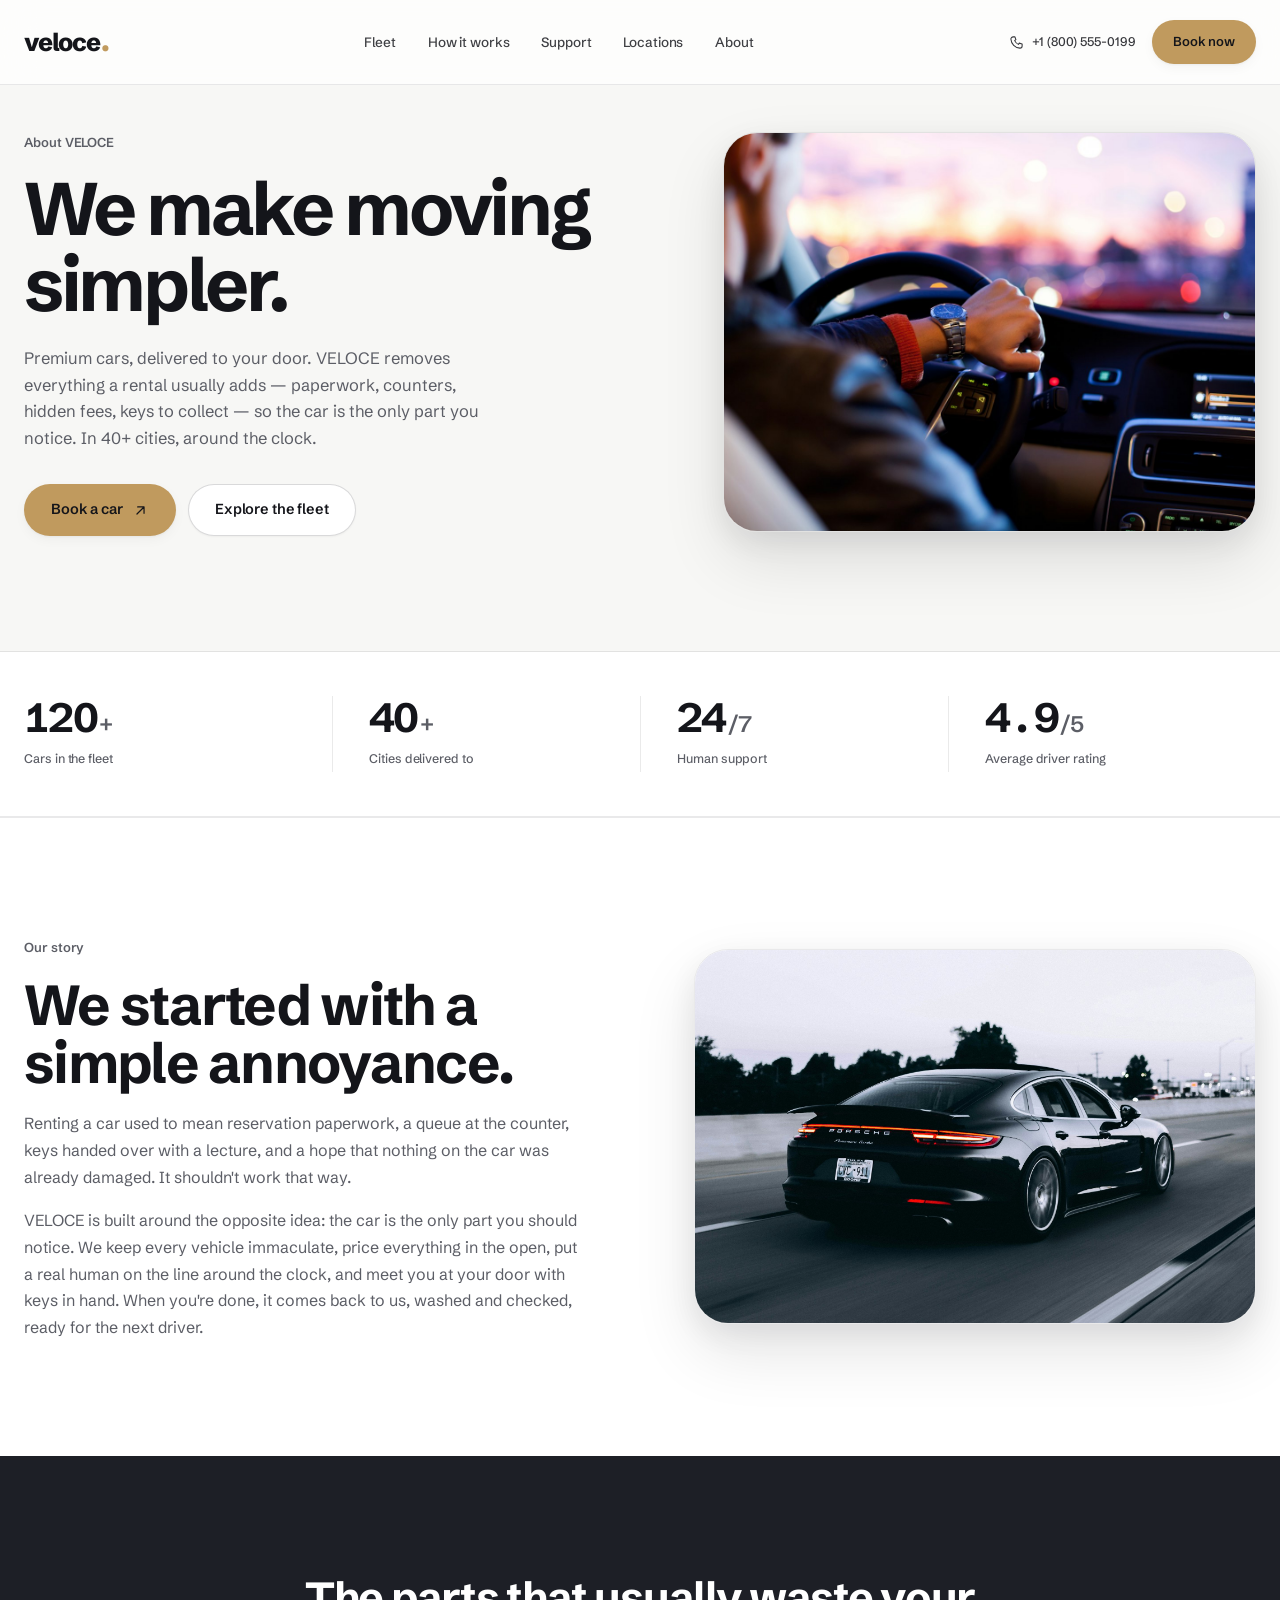
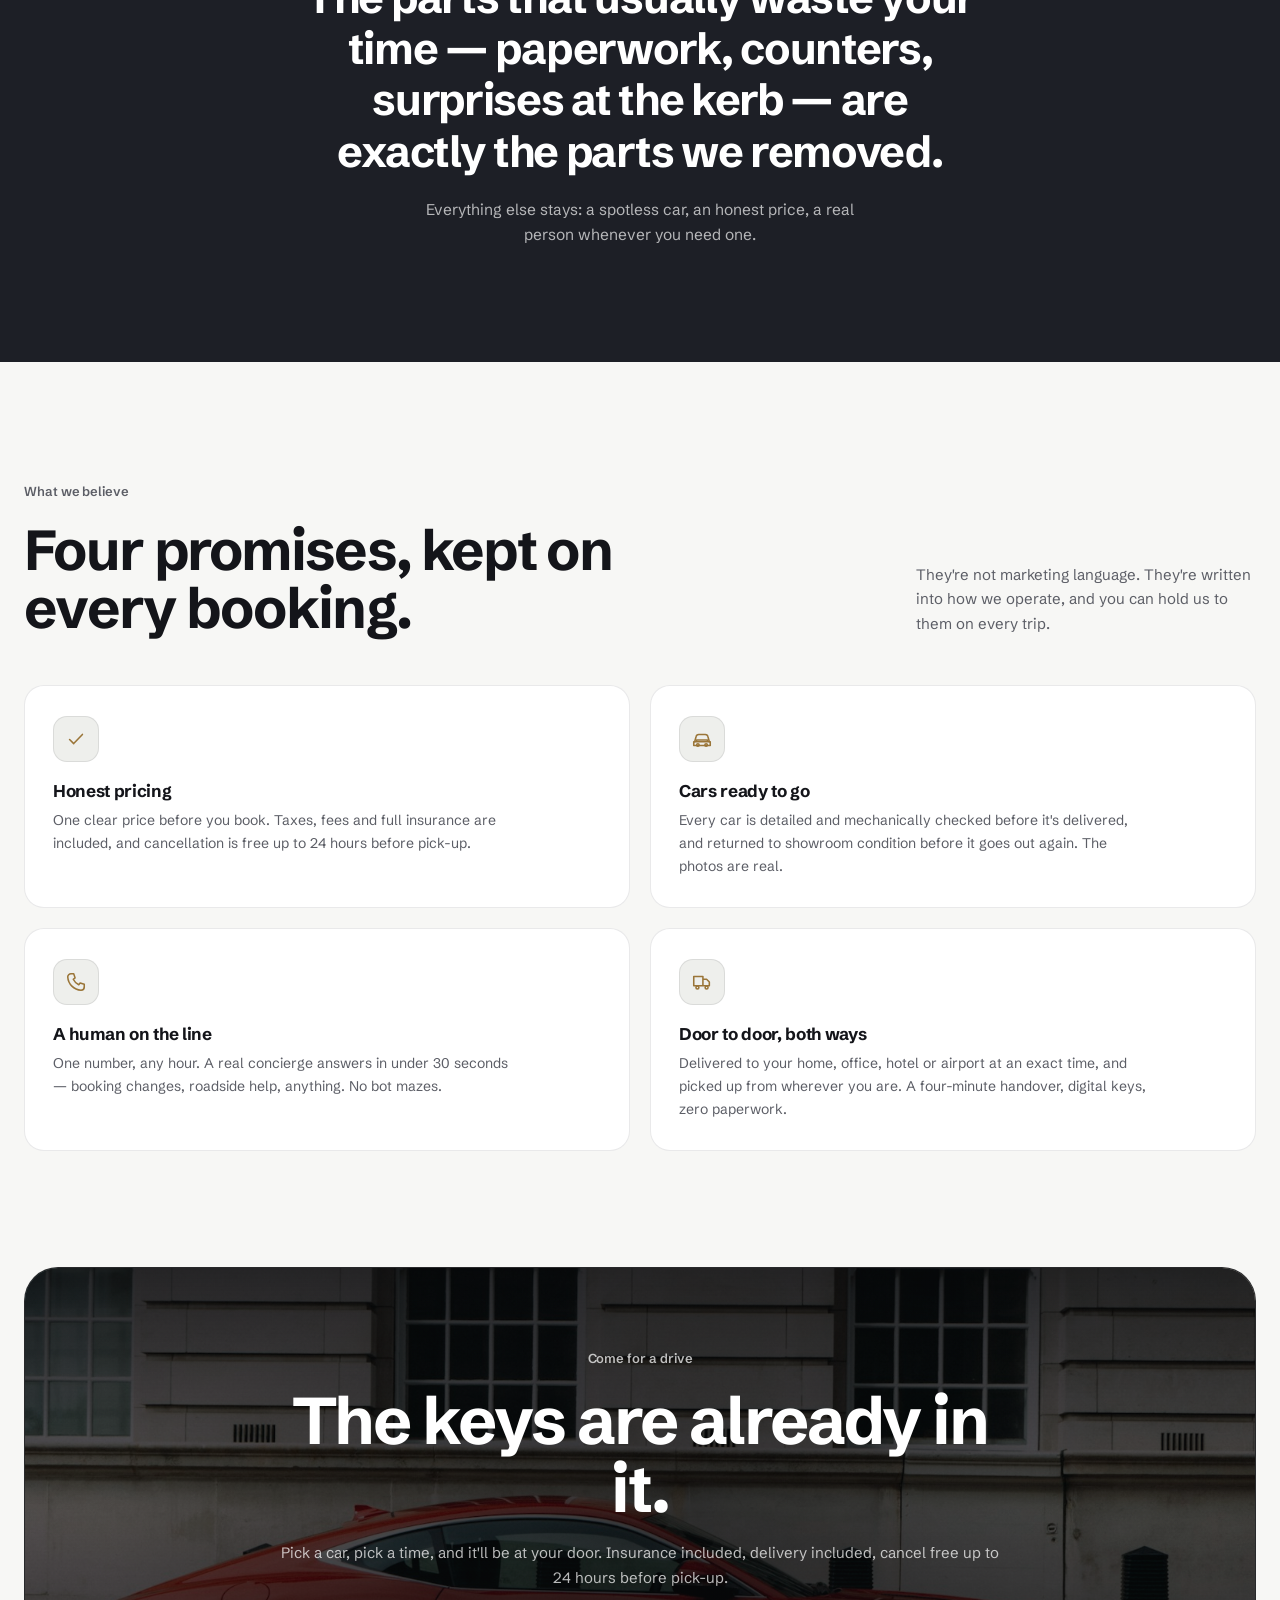
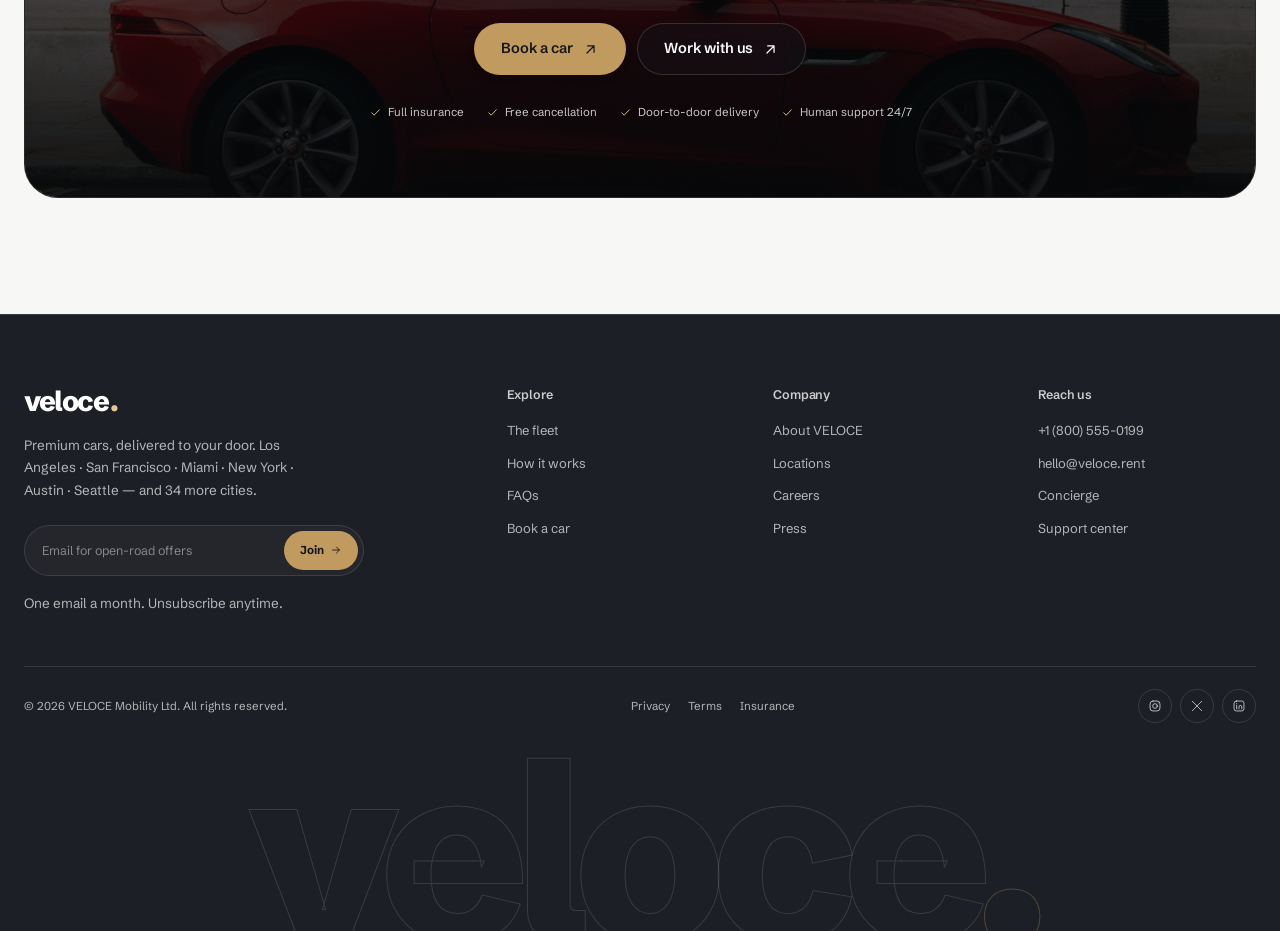
<file: about.html>
<!DOCTYPE html>
<html lang="en">
<head>
<meta charset="UTF-8">
<meta name="viewport" content="width=device-width, initial-scale=1.0">
<title>About | VELOCE</title>
<meta name="description" content="VELOCE is a premium car rental built around one idea: the car is the only part you should notice. Honest pricing, immaculate cars, real humans on the line 24/7, door-to-door delivery in 40+ cities.">
<meta name="theme-color" content="#14151A">
<link rel="icon" href="data:image/svg+xml,%3Csvg xmlns='http://www.w3.org/2000/svg' viewBox='0 0 64 64'%3E%3Crect width='64' height='64' rx='16' fill='%2314151A'/%3E%3Cpath d='M17 20h9l6 18 6-18h9L36 48h-8L17 20Z' fill='%23C09A5E'/%3E%3C/svg%3E">
<link rel="preconnect" href="https://fonts.googleapis.com">
<link rel="preconnect" href="https://fonts.gstatic.com" crossorigin>
<link href="https://fonts.googleapis.com/css2?family=Schibsted+Grotesk:wght@400;500;600;700;800&display=swap" rel="stylesheet">
<link rel="stylesheet" href="styles.css">
<link rel="stylesheet" href="about.css">
<script>document.documentElement.classList.add('js');</script>
<script src="app.js" defer></script>
</head>
<body>

<a class="skip-link" href="#main">Skip to content</a>

<!-- Icon sprite -->
<svg aria-hidden="true" style="position:absolute;width:0;height:0;overflow:hidden" xmlns="http://www.w3.org/2000/svg">
  <symbol id="i-arrow" viewBox="0 0 24 24"><path d="M5 12h14M13 6l6 6-6 6"/></symbol>
  <symbol id="i-arrow-up" viewBox="0 0 24 24"><path d="M7 17 17 7M8 7h9v9"/></symbol>
  <symbol id="i-check" viewBox="0 0 24 24"><path d="m5 12.5 4.5 4.5L19 7"/></symbol>
  <symbol id="i-alert" viewBox="0 0 24 24"><circle cx="12" cy="12" r="9"/><path d="M12 7.5v5.5M12 16.5v.1"/></symbol>
  <symbol id="i-close" viewBox="0 0 24 24"><path d="m6 6 12 12M18 6 6 18"/></symbol>
  <symbol id="i-mail" viewBox="0 0 24 24"><rect x="3" y="5" width="18" height="14" rx="3"/><path d="m4 7 8 6 8-6"/></symbol>
  <symbol id="i-phone" viewBox="0 0 24 24"><path d="M6.5 3h3l1.5 4.5-2 1.5a13 13 0 0 0 6 6l1.5-2L21 14.5v3A3.5 3.5 0 0 1 17.5 21 15.5 15.5 0 0 1 3 6.5 3.5 3.5 0 0 1 6.5 3Z"/></symbol>
  <symbol id="i-pin" viewBox="0 0 24 24"><path d="M20 10c0 5-8 11-8 11S4 15 4 10a8 8 0 1 1 16 0Z"/><circle cx="12" cy="10" r="2.6"/></symbol>
  <symbol id="i-clock" viewBox="0 0 24 24"><circle cx="12" cy="12" r="8.5"/><path d="M12 7.5V12l3 2"/></symbol>
  <symbol id="i-key" viewBox="0 0 24 24"><circle cx="8" cy="8" r="4.5"/><path d="m11.2 11.2 8.3 8.3M16 16l2-2M18.5 18.5l2-2"/></symbol>
  <symbol id="i-truck" viewBox="0 0 24 24"><path d="M3 6h10v10H3zM13 9h4l3 3v4h-7"/><circle cx="7" cy="18" r="1.6"/><circle cx="17" cy="18" r="1.6"/></symbol>
  <symbol id="i-shield" viewBox="0 0 24 24"><path d="M12 3 4.5 6v6c0 5 3.4 7.8 7.5 9 4.1-1.2 7.5-4 7.5-9V6L12 3Z"/><path d="m8.8 12 2.2 2.2 4.2-4.4"/></symbol>
  <symbol id="i-road" viewBox="0 0 24 24"><path d="M4 21 8 3M20 21 16 3M12 4v3M12 11v3M12 18v3"/></symbol>
  <symbol id="i-car" viewBox="0 0 24 24"><path d="M4 15l1.5-5.5A3 3 0 0 1 8.4 7h7.2a3 3 0 0 1 2.9 2.5L20 15"/><path d="M3 15h18v4H3zM6 15v-2h12v2"/><circle cx="7.5" cy="18.5" r="1.4"/><circle cx="16.5" cy="18.5" r="1.4"/></symbol>
  <symbol id="i-instagram" viewBox="0 0 24 24"><rect x="3.5" y="3.5" width="17" height="17" rx="5"/><circle cx="12" cy="12" r="4"/><circle cx="17.2" cy="6.8" r=".8" fill="currentColor" stroke="none"/></symbol>
  <symbol id="i-x" viewBox="0 0 24 24"><path d="M4 4l16 16M20 4 4 20"/></symbol>
  <symbol id="i-linkedin" viewBox="0 0 24 24"><rect x="3.5" y="3.5" width="17" height="17" rx="4"/><path d="M8 10.5V17M8 7.6v.1M12 17v-3.6a2.4 2.4 0 0 1 4.8 0V17"/></symbol>
</svg>

<!-- Header -->
<header class="site-header is-scrolled" id="site-header">
  <div class="container nav">
    <a class="brand" href="index.html#top" aria-label="VELOCE home">veloce<span class="dot">.</span></a>
    <nav class="nav-links" aria-label="Main navigation">
      <a href="index.html#fleet">Fleet</a>
      <a href="index.html#how">How it works</a>
      <a href="index.html#faq">Support</a>
      <a href="index.html#contact">Locations</a>
      <a href="about.html" aria-current="page">About</a>
    </nav>
    <div class="nav-right">
      <a class="nav-phone" href="tel:+18005550199">
        <svg class="icon" aria-hidden="true"><use href="#i-phone"/></svg>
        +1 (800) 555-0199
      </a>
      <a class="btn btn--nav" href="booking.html">Book now</a>
      <button class="nav-toggle" type="button" aria-label="Open menu" aria-controls="mobile-menu" aria-expanded="false">
        <span></span>
      </button>
    </div>
  </div>
</header>

<!-- Mobile drawer -->
<div class="drawer" id="mobile-menu" aria-hidden="true">
  <div class="drawer-top">
    <a class="brand" href="index.html#top">veloce<span class="dot">.</span></a>
    <button class="drawer-close" type="button" aria-label="Close menu">
      <svg class="icon" aria-hidden="true"><use href="#i-close"/></svg>
    </button>
  </div>
  <nav class="drawer-links" aria-label="Mobile navigation">
    <a href="index.html#fleet">Fleet</a>
    <a href="index.html#how">How it works</a>
    <a href="index.html#faq">Support</a>
    <a href="index.html#contact">Locations</a>
    <a href="about.html" aria-current="page">About</a>
  </nav>
  <div class="drawer-foot">
    <a class="btn btn--accent" href="booking.html">Book a car <svg class="icon arr" aria-hidden="true"><use href="#i-arrow-up"/></svg></a>
    <p>Concierge <a class="plain" href="tel:+18005550199">+1 (800) 555-0199</a><br>Every day, around the clock.</p>
  </div>
</div>

<main id="main">

  <!-- About hero -->
  <section class="ab-hero" aria-labelledby="about-title">
    <div class="container ab-hero-grid">
      <div class="ab-hero-copy">
        <span class="eyebrow">About VELOCE</span>
        <h1 id="about-title" class="ab-title">We make moving simpler.</h1>
        <p class="ab-sub">Premium cars, delivered to your door. VELOCE removes everything a rental usually adds — paperwork, counters, hidden fees, keys to collect — so the car is the only part you notice. In 40+ cities, around the clock.</p>
        <div class="ab-actions">
          <a class="btn btn--accent" href="booking.html">Book a car <svg class="icon arr" aria-hidden="true"><use href="#i-arrow-up"/></svg></a>
          <a class="btn btn--surface" href="index.html#fleet">Explore the fleet</a>
        </div>
      </div>

      <div class="ab-hero-media">
        <img src="assets/lifestyle-drive.jpg" alt="A driver's hand on the wheel with city lights ahead" width="1200" height="900">
      </div>
    </div>
  </section>

  <!-- Stats -->
  <section class="stats" aria-label="VELOCE at a glance">
    <div class="container stats-grid">
      <div class="stat">
        <div class="stat-num"><span data-count="120">120</span><span class="suffix">+</span></div>
        <div class="stat-label">Cars in the fleet</div>
      </div>
      <div class="stat">
        <div class="stat-num"><span data-count="40">40</span><span class="suffix">+</span></div>
        <div class="stat-label">Cities delivered to</div>
      </div>
      <div class="stat">
        <div class="stat-num">24<span class="suffix">/7</span></div>
        <div class="stat-label">Human support</div>
      </div>
      <div class="stat">
        <div class="stat-num"><span data-count="4.9" data-decimals="1">4.9</span><span class="suffix">/5</span></div>
        <div class="stat-label">Average driver rating</div>
      </div>
    </div>
  </section>

  <!-- Our story -->
  <section class="section ab-story" aria-labelledby="story-title">
    <div class="container ab-story-grid">
      <div class="ab-story-copy" data-reveal>
        <span class="eyebrow">Our story</span>
        <h2 id="story-title">We started with a simple annoyance.</h2>
        <p>Renting a car used to mean reservation paperwork, a queue at the counter, keys handed over with a lecture, and a hope that nothing on the car was already damaged. It shouldn't work that way.</p>
        <p>VELOCE is built around the opposite idea: the car is the only part you should notice. We keep every vehicle immaculate, price everything in the open, put a real human on the line around the clock, and meet you at your door with keys in hand. When you're done, it comes back to us, washed and checked, ready for the next driver.</p>
      </div>
      <div class="ab-story-media" data-reveal style="--d:100ms">
        <img src="assets/hero-panamera.jpg" alt="A black Porsche Panamera driving on an open road at dusk" width="2000" height="1333" loading="lazy">
      </div>
    </div>
  </section>

  <!-- Statement -->
  <section class="ab-statement on-dark" aria-labelledby="statement-title">
    <div class="container">
      <h2 class="ab-statement-lead" id="statement-title">The parts that usually waste your time — paperwork, counters, surprises at the kerb — are exactly the parts we removed.</h2>
      <p class="ab-statement-sub">Everything else stays: a spotless car, an honest price, a real person whenever you need one.</p>
    </div>
  </section>

  <!-- Principles -->
  <section class="section ab-principles" aria-labelledby="principles-title">
    <div class="container">
      <div class="section-head ab-head" data-reveal>
        <div>
          <span class="eyebrow">What we believe</span>
          <h2 id="principles-title">Four promises, kept on every booking.</h2>
        </div>
        <p>They're not marketing language. They're written into how we operate, and you can hold us to them on every trip.</p>
      </div>

      <div class="ab-principles-grid">
        <article class="ab-principle" data-reveal>
          <span class="ab-principle-icon"><svg class="icon" aria-hidden="true"><use href="#i-check"/></svg></span>
          <h3>Honest pricing</h3>
          <p>One clear price before you book. Taxes, fees and full insurance are included, and cancellation is free up to 24 hours before pick-up.</p>
        </article>
        <article class="ab-principle" data-reveal style="--d:80ms">
          <span class="ab-principle-icon"><svg class="icon" aria-hidden="true"><use href="#i-car"/></svg></span>
          <h3>Cars ready to go</h3>
          <p>Every car is detailed and mechanically checked before it's delivered, and returned to showroom condition before it goes out again. The photos are real.</p>
        </article>
        <article class="ab-principle" data-reveal style="--d:160ms">
          <span class="ab-principle-icon"><svg class="icon" aria-hidden="true"><use href="#i-phone"/></svg></span>
          <h3>A human on the line</h3>
          <p>One number, any hour. A real concierge answers in under 30 seconds — booking changes, roadside help, anything. No bot mazes.</p>
        </article>
        <article class="ab-principle" data-reveal style="--d:240ms">
          <span class="ab-principle-icon"><svg class="icon" aria-hidden="true"><use href="#i-truck"/></svg></span>
          <h3>Door to door, both ways</h3>
          <p>Delivered to your home, office, hotel or airport at an exact time, and picked up from wherever you are. A four-minute handover, digital keys, zero paperwork.</p>
        </article>
      </div>
    </div>
  </section>

  <!-- Closing CTA -->
  <section class="cta-section" aria-labelledby="cta-title">
    <div class="container">
      <div class="cta" data-reveal>
        <img class="cta-bg" src="assets/cta-coupe.jpg" alt="A red Jaguar F-Type parked on a city street" width="1600" height="900" loading="lazy">
        <div class="cta-inner">
          <span class="eyebrow">Come for a drive</span>
          <h2 id="cta-title">The keys are already in it.</h2>
          <p>Pick a car, pick a time, and it'll be at your door. Insurance included, delivery included, cancel free up to 24 hours before pick-up.</p>
          <div class="cta-actions">
            <a class="btn btn--accent" href="booking.html">Book a car <svg class="icon arr" aria-hidden="true"><use href="#i-arrow-up"/></svg></a>
            <a class="btn btn--ghost" href="careers.html">Work with us <svg class="icon arr" aria-hidden="true"><use href="#i-arrow-up"/></svg></a>
          </div>
          <div class="cta-perks">
            <span><svg class="icon" aria-hidden="true"><use href="#i-check"/></svg> Full insurance</span>
            <span><svg class="icon" aria-hidden="true"><use href="#i-check"/></svg> Free cancellation</span>
            <span><svg class="icon" aria-hidden="true"><use href="#i-check"/></svg> Door-to-door delivery</span>
            <span><svg class="icon" aria-hidden="true"><use href="#i-check"/></svg> Human support 24/7</span>
          </div>
        </div>
      </div>
    </div>
  </section>
</main>

<!-- Footer -->
<footer class="site-footer" id="contact">
  <div class="container">
    <div class="footer-top">
      <div class="footer-brand">
        <a class="brand" href="index.html#top" aria-label="VELOCE home">veloce<span class="dot">.</span></a>
        <p>Premium cars, delivered to your door. Los Angeles · San Francisco · Miami · New York · Austin · Seattle — and 34 more cities.</p>
        <form class="newsletter" id="newsletter-form">
          <label class="sr-only" for="newsletter-email">Email address</label>
          <input type="email" id="newsletter-email" name="email" placeholder="Email for open-road offers" required>
          <button type="submit">Join <svg class="icon" aria-hidden="true"><use href="#i-arrow"/></svg></button>
        </form>
        <p class="newsletter-note">One email a month. Unsubscribe anytime.</p>
      </div>

      <div class="footer-col">
        <h3>Explore</h3>
        <nav class="footer-links" aria-label="Explore">
          <a href="index.html#fleet">The fleet</a>
          <a href="index.html#how">How it works</a>
          <a href="index.html#faq">FAQs</a>
          <a href="booking.html">Book a car</a>
        </nav>
      </div>

      <div class="footer-col">
        <h3>Company</h3>
        <nav class="footer-links" aria-label="Company">
          <a href="about.html" aria-current="page">About VELOCE</a>
          <a href="index.html#contact">Locations</a>
          <a href="careers.html">Careers</a>
          <a href="mailto:press@veloce.rent">Press</a>
        </nav>
      </div>

      <div class="footer-col">
        <h3>Reach us</h3>
        <nav class="footer-links" aria-label="Contact">
          <a href="tel:+18005550199">+1 (800) 555-0199</a>
          <a href="mailto:hello@veloce.rent">hello@veloce.rent</a>
          <a href="mailto:concierge@veloce.rent">Concierge</a>
          <a href="index.html#support">Support center</a>
        </nav>
      </div>
    </div>

    <div class="footer-bottom">
      <span>© <span id="year">2026</span> VELOCE Mobility Ltd. All rights reserved.</span>
      <div class="footer-legal">
        <a href="index.html#faq">Privacy</a>
        <a href="index.html#faq">Terms</a>
        <a href="index.html#faq">Insurance</a>
      </div>
      <div class="socials">
        <a href="index.html#top" aria-label="VELOCE on Instagram"><svg class="icon" aria-hidden="true"><use href="#i-instagram"/></svg></a>
        <a href="index.html#top" aria-label="VELOCE on X"><svg class="icon" aria-hidden="true"><use href="#i-x"/></svg></a>
        <a href="index.html#top" aria-label="VELOCE on LinkedIn"><svg class="icon" aria-hidden="true"><use href="#i-linkedin"/></svg></a>
      </div>
    </div>

    <div class="footer-word" aria-hidden="true">veloce<span class="dot">.</span></div>
  </div>
</footer>

<div class="toast" id="toast" role="status" aria-live="polite">
  <svg id="toast-icon" aria-hidden="true"><use href="#i-check"/></svg>
  <span id="toast-text"></span>
</div>

</body>
</html>
</file>
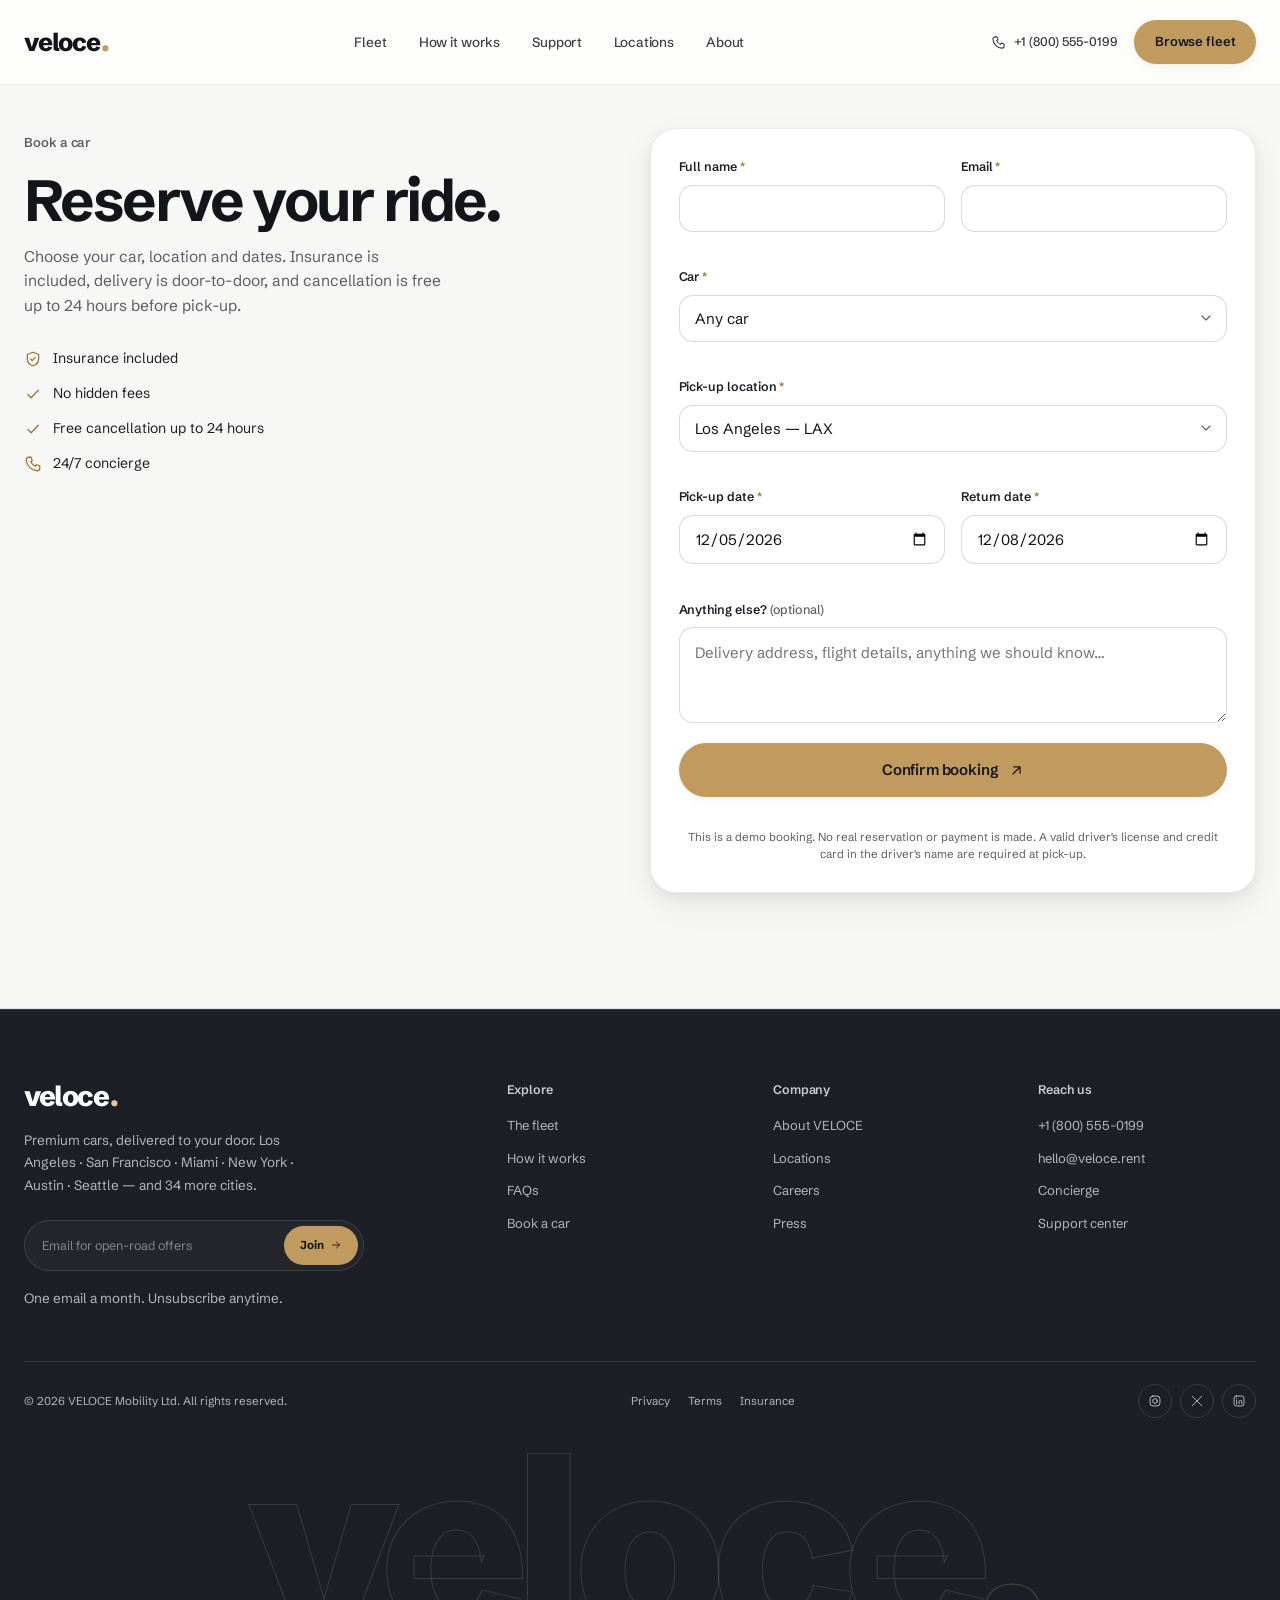
<file: booking.html>
<!DOCTYPE html>
<html lang="en">
<head>
<meta charset="UTF-8">
<meta name="viewport" content="width=device-width, initial-scale=1.0">
<title>Book a car | VELOCE</title>
<meta name="description" content="Reserve a VELOCE rental in under two minutes. Choose your car, location and dates — insurance included, door-to-door delivery, free cancellation.">
<meta name="theme-color" content="#14151A">
<link rel="icon" href="data:image/svg+xml,%3Csvg xmlns='http://www.w3.org/2000/svg' viewBox='0 0 64 64'%3E%3Crect width='64' height='64' rx='16' fill='%2314151A'/%3E%3Cpath d='M17 20h9l6 18 6-18h9L36 48h-8L17 20Z' fill='%23C09A5E'/%3E%3C/svg%3E">
<link rel="preconnect" href="https://fonts.googleapis.com">
<link rel="preconnect" href="https://fonts.gstatic.com" crossorigin>
<link href="https://fonts.googleapis.com/css2?family=Schibsted+Grotesk:wght@400;500;600;700;800&display=swap" rel="stylesheet">
<link rel="stylesheet" href="styles.css">
<link rel="stylesheet" href="booking.css">
<script src="app.js" defer></script>
<script src="booking.js" defer></script>
</head>
<body>

<a class="skip-link" href="#main">Skip to the booking form</a>

<!-- Icon sprite -->
<svg aria-hidden="true" style="position:absolute;width:0;height:0;overflow:hidden" xmlns="http://www.w3.org/2000/svg">
  <symbol id="i-arrow" viewBox="0 0 24 24"><path d="M5 12h14M13 6l6 6-6 6"/></symbol>
  <symbol id="i-arrow-up" viewBox="0 0 24 24"><path d="M7 17 17 7M8 7h9v9"/></symbol>
  <symbol id="i-check" viewBox="0 0 24 24"><path d="m5 12.5 4.5 4.5L19 7"/></symbol>
  <symbol id="i-alert" viewBox="0 0 24 24"><circle cx="12" cy="12" r="9"/><path d="M12 7.5v5.5M12 16.5v.1"/></symbol>
  <symbol id="i-shield" viewBox="0 0 24 24"><path d="M12 3 4.5 6v6c0 5 3.4 7.8 7.5 9 4.1-1.2 7.5-4 7.5-9V6L12 3Z"/><path d="m8.8 12 2.2 2.2 4.2-4.4"/></symbol>
  <symbol id="i-phone" viewBox="0 0 24 24"><path d="M6.5 3h3l1.5 4.5-2 1.5a13 13 0 0 0 6 6l1.5-2L21 14.5v3A3.5 3.5 0 0 1 17.5 21 15.5 15.5 0 0 1 3 6.5 3.5 3.5 0 0 1 6.5 3Z"/></symbol>
  <symbol id="i-close" viewBox="0 0 24 24"><path d="m6 6 12 12M18 6 6 18"/></symbol>
  <symbol id="i-mail" viewBox="0 0 24 24"><rect x="3" y="5" width="18" height="14" rx="3"/><path d="m4 7 8 6 8-6"/></symbol>
  <symbol id="i-instagram" viewBox="0 0 24 24"><rect x="3.5" y="3.5" width="17" height="17" rx="5"/><circle cx="12" cy="12" r="4"/><circle cx="17.2" cy="6.8" r=".8" fill="currentColor" stroke="none"/></symbol>
  <symbol id="i-x" viewBox="0 0 24 24"><path d="M4 4l16 16M20 4 4 20"/></symbol>
  <symbol id="i-linkedin" viewBox="0 0 24 24"><rect x="3.5" y="3.5" width="17" height="17" rx="4"/><path d="M8 10.5V17M8 7.6v.1M12 17v-3.6a2.4 2.4 0 0 1 4.8 0V17"/></symbol>
</svg>

<!-- Header -->
<header class="site-header is-scrolled" id="site-header">
  <div class="container nav">
    <a class="brand" href="index.html#top" aria-label="VELOCE home">veloce<span class="dot">.</span></a>
    <nav class="nav-links" aria-label="Main navigation">
      <a href="index.html#fleet">Fleet</a>
      <a href="index.html#how">How it works</a>
      <a href="index.html#faq">Support</a>
      <a href="index.html#contact">Locations</a>
      <a href="about.html">About</a>
    </nav>
    <div class="nav-right">
      <a class="nav-phone" href="tel:+18005550199">
        <svg class="icon" aria-hidden="true"><use href="#i-phone"/></svg>
        +1 (800) 555-0199
      </a>
      <a class="btn btn--nav" href="index.html#fleet">Browse fleet</a>
      <button class="nav-toggle" type="button" aria-label="Open menu" aria-controls="mobile-menu" aria-expanded="false">
        <span></span>
      </button>
    </div>
  </div>
</header>

<!-- Mobile drawer -->
<div class="drawer" id="mobile-menu" aria-hidden="true">
  <div class="drawer-top">
    <a class="brand" href="index.html#top">veloce<span class="dot">.</span></a>
    <button class="drawer-close" type="button" aria-label="Close menu">
      <svg class="icon" aria-hidden="true"><use href="#i-close"/></svg>
    </button>
  </div>
  <nav class="drawer-links" aria-label="Mobile navigation">
    <a href="index.html#fleet">Fleet</a>
    <a href="index.html#how">How it works</a>
    <a href="index.html#faq">Support</a>
    <a href="index.html#contact">Locations</a>
    <a href="about.html">About</a>
  </nav>
  <div class="drawer-foot">
    <a class="btn btn--accent" href="index.html#fleet">Browse fleet <svg class="icon arr" aria-hidden="true"><use href="#i-arrow-up"/></svg></a>
    <p>Concierge <a class="plain" href="tel:+18005550199">+1 (800) 555-0199</a><br>Every day, around the clock.</p>
  </div>
</div>

<main id="main">

  <section class="bk-hero" aria-labelledby="booking-title">
    <div class="container bk-grid">
      <div>
        <span class="eyebrow">Book a car</span>
        <h1 class="bk-title" id="booking-title">Reserve your <em>ride.</em></h1>
        <p class="bk-sub">Choose your car, location and dates. Insurance is included, delivery is door-to-door, and cancellation is free up to 24 hours before pick-up.</p>

        <ul class="bk-perks">
          <li><svg class="icon" aria-hidden="true"><use href="#i-shield"/></svg> Insurance included</li>
          <li><svg class="icon" aria-hidden="true"><use href="#i-check"/></svg> No hidden fees</li>
          <li><svg class="icon" aria-hidden="true"><use href="#i-check"/></svg> Free cancellation up to 24 hours</li>
          <li><svg class="icon" aria-hidden="true"><use href="#i-phone"/></svg> 24/7 concierge</li>
        </ul>

        <p class="bk-selected" id="bk-selected" hidden>
          <svg class="icon" aria-hidden="true"><use href="#i-check"/></svg>
          <span id="bk-selected-text"></span>
        </p>
      </div>

      <div class="bk-card">
        <form class="bk-form" id="booking-page-form" novalidate>

          <div class="bk-row">
            <div class="bk-field">
              <label for="bk-name">Full name <span class="req" aria-hidden="true">*</span></label>
              <input type="text" id="bk-name" name="name" autocomplete="name" required>
              <p class="bk-error" id="err-name"></p>
            </div>
            <div class="bk-field">
              <label for="bk-email">Email <span class="req" aria-hidden="true">*</span></label>
              <input type="email" id="bk-email" name="email" autocomplete="email" required>
              <p class="bk-error" id="err-email"></p>
            </div>
          </div>

          <div class="bk-field">
            <label for="bk-car">Car <span class="req" aria-hidden="true">*</span></label>
            <select id="bk-car" name="car" required>
              <option value="">Any car</option>
              <option value="Porsche Panamera">Porsche Panamera — $189/day</option>
              <option value="BMW M5 Competition">BMW M5 Competition — $149/day</option>
              <option value="BMW 4 Series Coupé">BMW 4 Series Coupé — $129/day</option>
              <option value="Chevrolet Camaro SS">Chevrolet Camaro SS — $139/day</option>
              <option value="Tesla Model 3">Tesla Model 3 — $109/day</option>
              <option value="Honda CR-V">Honda CR-V — $89/day</option>
              <option value="Fiat 500">Fiat 500 — $49/day</option>
              <option value="Lamborghini Huracán">Lamborghini Huracán — $549/day</option>
            </select>
            <p class="bk-error" id="err-car"></p>
          </div>

          <div class="bk-field">
            <label for="bk-location">Pick-up location <span class="req" aria-hidden="true">*</span></label>
            <select id="bk-location" name="location" required>
              <option value="lax">Los Angeles — LAX</option>
              <option value="sfo">San Francisco — SFO</option>
              <option value="mia">Miami — MIA</option>
              <option value="jfk">New York — JFK</option>
              <option value="aus">Austin — AUS</option>
              <option value="sea">Seattle — SEA</option>
            </select>
            <p class="bk-error" id="err-location"></p>
          </div>

          <div class="bk-row">
            <div class="bk-field">
              <label for="bk-pickup">Pick-up date <span class="req" aria-hidden="true">*</span></label>
              <input type="date" id="bk-pickup" name="pickup" required>
              <p class="bk-error" id="err-pickup"></p>
            </div>
            <div class="bk-field">
              <label for="bk-return">Return date <span class="req" aria-hidden="true">*</span></label>
              <input type="date" id="bk-return" name="return" required>
              <p class="bk-error" id="err-return"></p>
            </div>
          </div>

          <div class="bk-field">
            <label for="bk-notes">Anything else? <span style="font-weight:500;color:var(--muted)">(optional)</span></label>
            <textarea id="bk-notes" name="notes" placeholder="Delivery address, flight details, anything we should know…"></textarea>
          </div>

          <button class="btn btn--accent bk-submit" type="submit">Confirm booking <svg class="icon arr" aria-hidden="true"><use href="#i-arrow-up"/></svg></button>
          <p class="bk-note">This is a demo booking. No real reservation or payment is made. A valid driver's license and credit card in the driver's name are required at pick-up.</p>
        </form>
      </div>
    </div>
  </section>

</main>

<!-- Footer -->
<footer class="site-footer" id="contact">
  <div class="container">
    <div class="footer-top">
      <div class="footer-brand">
        <a class="brand" href="index.html#top" aria-label="VELOCE home">veloce<span class="dot">.</span></a>
        <p>Premium cars, delivered to your door. Los Angeles · San Francisco · Miami · New York · Austin · Seattle — and 34 more cities.</p>
        <form class="newsletter" id="newsletter-form">
          <label class="sr-only" for="newsletter-email">Email address</label>
          <input type="email" id="newsletter-email" name="email" placeholder="Email for open-road offers" required>
          <button type="submit">Join <svg class="icon" aria-hidden="true"><use href="#i-arrow"/></svg></button>
        </form>
        <p class="newsletter-note">One email a month. Unsubscribe anytime.</p>
      </div>

      <div class="footer-col">
        <h3>Explore</h3>
        <nav class="footer-links" aria-label="Explore">
          <a href="index.html#fleet">The fleet</a>
          <a href="index.html#how">How it works</a>
          <a href="index.html#faq">FAQs</a>
          <a href="booking.html">Book a car</a>
        </nav>
      </div>

      <div class="footer-col">
        <h3>Company</h3>
        <nav class="footer-links" aria-label="Company">
          <a href="about.html">About VELOCE</a>
          <a href="index.html#contact">Locations</a>
          <a href="careers.html">Careers</a>
          <a href="mailto:press@veloce.rent">Press</a>
        </nav>
      </div>

      <div class="footer-col">
        <h3>Reach us</h3>
        <nav class="footer-links" aria-label="Contact">
          <a href="tel:+18005550199">+1 (800) 555-0199</a>
          <a href="mailto:hello@veloce.rent">hello@veloce.rent</a>
          <a href="mailto:concierge@veloce.rent">Concierge</a>
          <a href="index.html#support">Support center</a>
        </nav>
      </div>
    </div>

    <div class="footer-bottom">
      <span>© <span id="year">2026</span> VELOCE Mobility Ltd. All rights reserved.</span>
      <div class="footer-legal">
        <a href="index.html#faq">Privacy</a>
        <a href="index.html#faq">Terms</a>
        <a href="index.html#faq">Insurance</a>
      </div>
      <div class="socials">
        <a href="index.html#top" aria-label="VELOCE on Instagram"><svg class="icon" aria-hidden="true"><use href="#i-instagram"/></svg></a>
        <a href="index.html#top" aria-label="VELOCE on X"><svg class="icon" aria-hidden="true"><use href="#i-x"/></svg></a>
        <a href="index.html#top" aria-label="VELOCE on LinkedIn"><svg class="icon" aria-hidden="true"><use href="#i-linkedin"/></svg></a>
      </div>
    </div>

    <div class="footer-word" aria-hidden="true">veloce<span class="dot">.</span></div>
  </div>
</footer>

<div class="toast" id="toast" role="status" aria-live="polite">
  <svg id="toast-icon" aria-hidden="true"><use href="#i-check"/></svg>
  <span id="toast-text"></span>
</div>

</body>
</html>
</file>
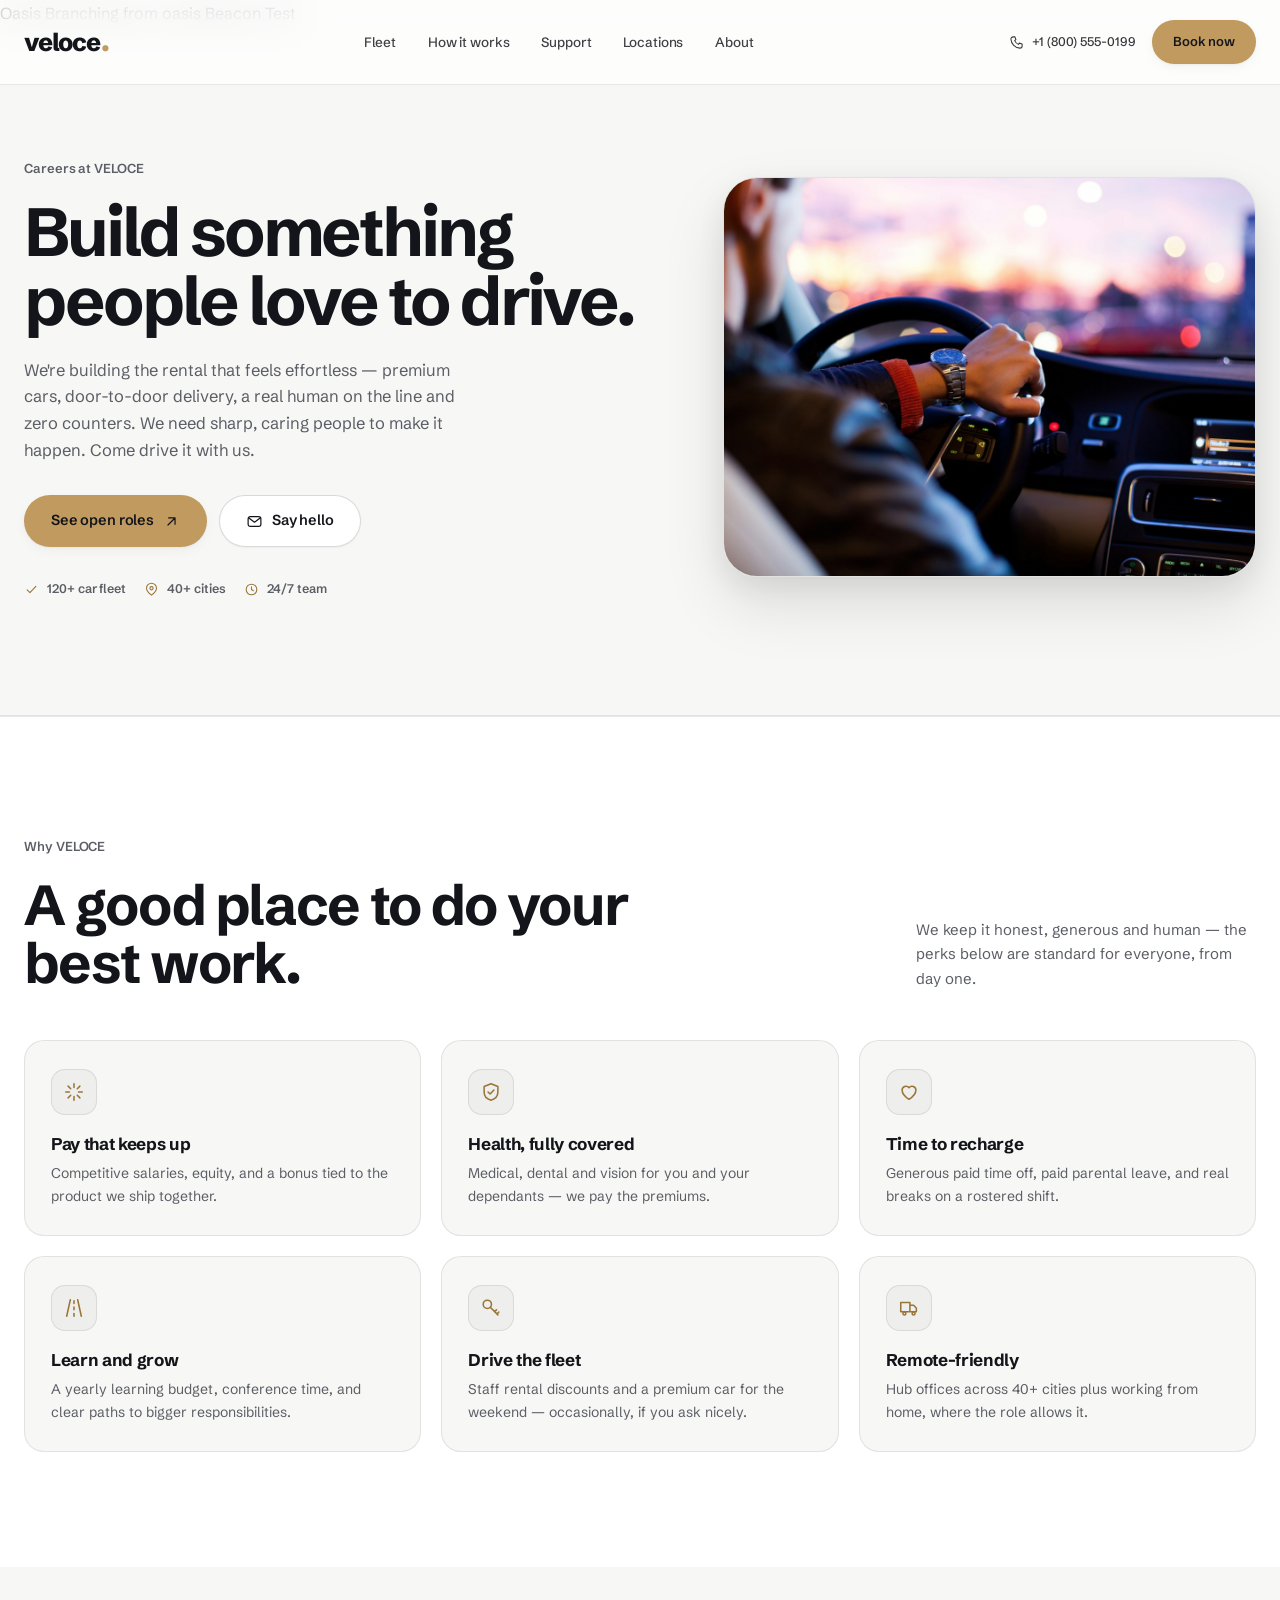
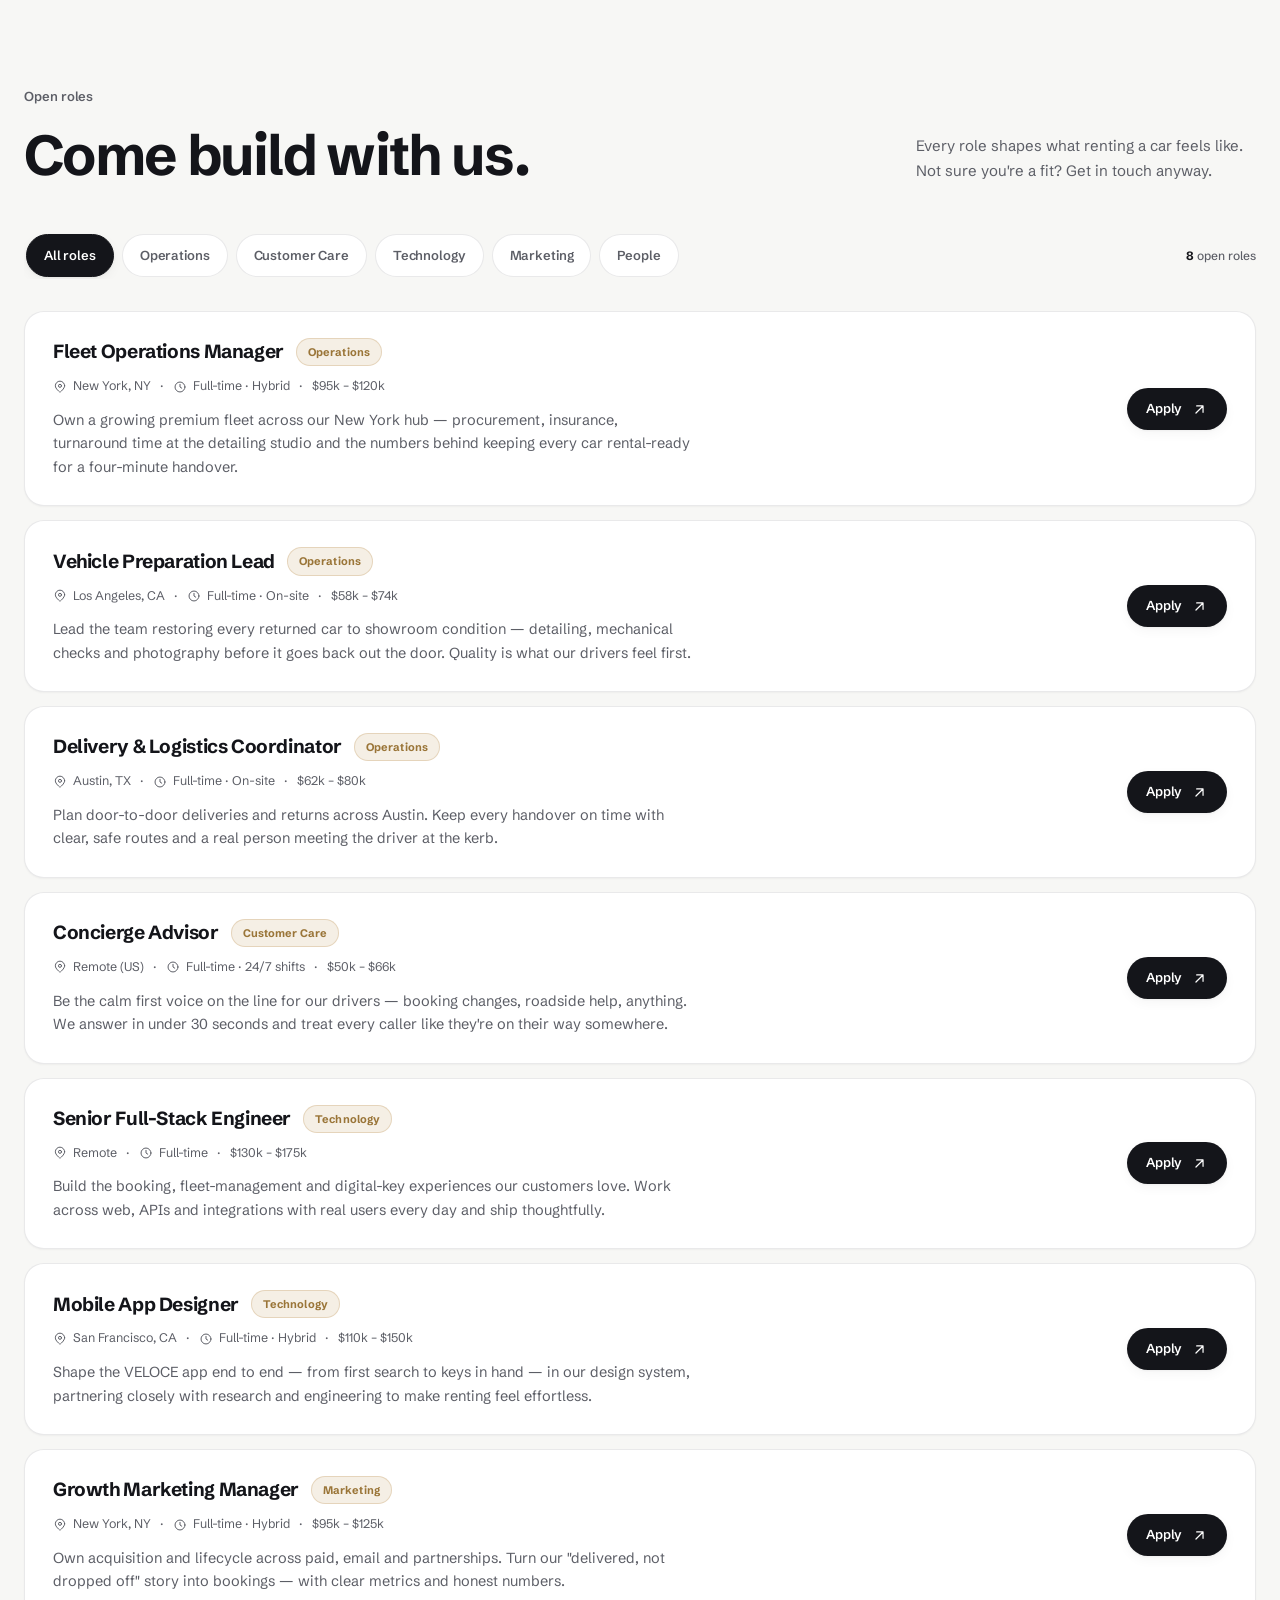
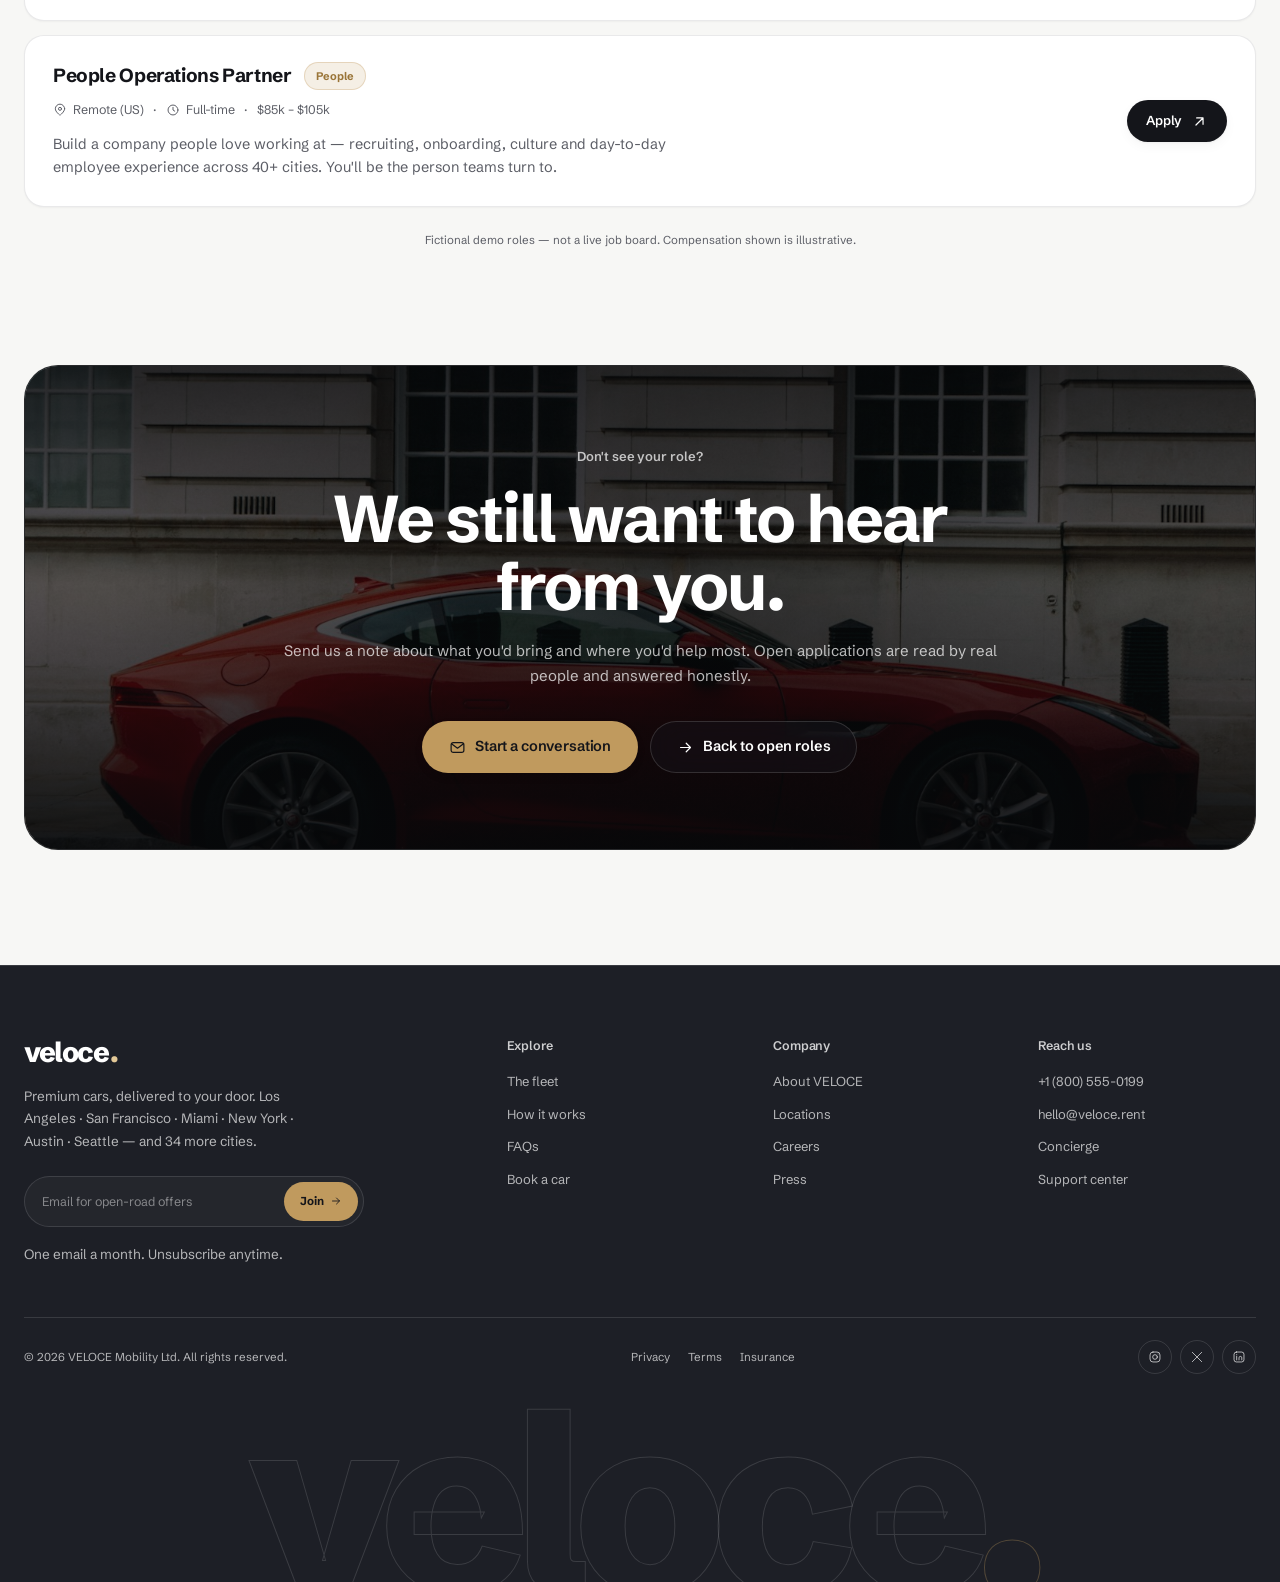
<file: careers.html>
<!DOCTYPE html>
<html lang="en">
<head>
<meta charset="UTF-8">
<meta name="viewport" content="width=device-width, initial-scale=1.0">
<title>Careers | VELOCE</title>
<meta name="description" content="Join VELOCE. Build the future of moving — premium cars, door-to-door delivery and a real concierge. Open roles in operations, customer care, technology, marketing and people.">
<meta name="theme-color" content="#14151A">
<link rel="icon" href="data:image/svg+xml,%3Csvg xmlns='http://www.w3.org/2000/svg' viewBox='0 0 64 64'%3E%3Crect width='64' height='64' rx='16' fill='%2314151A'/%3E%3Cpath d='M17 20h9l6 18 6-18h9L36 48h-8L17 20Z' fill='%23C09A5E'/%3E%3C/svg%3E">
<link rel="preconnect" href="https://fonts.googleapis.com">
<link rel="preconnect" href="https://fonts.gstatic.com" crossorigin>
<link href="https://fonts.googleapis.com/css2?family=Schibsted+Grotesk:wght@400;500;600;700;800&display=swap" rel="stylesheet">
<link rel="stylesheet" href="styles.css">
<link rel="stylesheet" href="careers.css">
<script>document.documentElement.classList.add('js');</script>
<script src="app.js" defer></script>
<script src="careers.js" defer></script>

</head>
<body>

<a class="skip-link" href="#main">Skip to open roles</a>

<!-- Icon sprite -->
<svg aria-hidden="true" style="position:absolute;width:0;height:0;overflow:hidden" xmlns="http://www.w3.org/2000/svg">
  <symbol id="i-arrow" viewBox="0 0 24 24"><path d="M5 12h14M13 6l6 6-6 6"/></symbol>
  <symbol id="i-arrow-up" viewBox="0 0 24 24"><path d="M7 17 17 7M8 7h9v9"/></symbol>
  <symbol id="i-check" viewBox="0 0 24 24"><path d="m5 12.5 4.5 4.5L19 7"/></symbol>
  <symbol id="i-alert" viewBox="0 0 24 24"><circle cx="12" cy="12" r="9"/><path d="M12 7.5v5.5M12 16.5v.1"/></symbol>
  <symbol id="i-close" viewBox="0 0 24 24"><path d="m6 6 12 12M18 6 6 18"/></symbol>
  <symbol id="i-mail" viewBox="0 0 24 24"><rect x="3" y="5" width="18" height="14" rx="3"/><path d="m4 7 8 6 8-6"/></symbol>
  <symbol id="i-phone" viewBox="0 0 24 24"><path d="M6.5 3h3l1.5 4.5-2 1.5a13 13 0 0 0 6 6l1.5-2L21 14.5v3A3.5 3.5 0 0 1 17.5 21 15.5 15.5 0 0 1 3 6.5 3.5 3.5 0 0 1 6.5 3Z"/></symbol>
  <symbol id="i-pin" viewBox="0 0 24 24"><path d="M20 10c0 5-8 11-8 11S4 15 4 10a8 8 0 1 1 16 0Z"/><circle cx="12" cy="10" r="2.6"/></symbol>
  <symbol id="i-clock" viewBox="0 0 24 24"><circle cx="12" cy="12" r="8.5"/><path d="M12 7.5V12l3 2"/></symbol>
  <symbol id="i-key" viewBox="0 0 24 24"><circle cx="8" cy="8" r="4.5"/><path d="m11.2 11.2 8.3 8.3M16 16l2-2M18.5 18.5l2-2"/></symbol>
  <symbol id="i-truck" viewBox="0 0 24 24"><path d="M3 6h10v10H3zM13 9h4l3 3v4h-7"/><circle cx="7" cy="18" r="1.6"/><circle cx="17" cy="18" r="1.6"/></symbol>
  <symbol id="i-shield" viewBox="0 0 24 24"><path d="M12 3 4.5 6v6c0 5 3.4 7.8 7.5 9 4.1-1.2 7.5-4 7.5-9V6L12 3Z"/><path d="m8.8 12 2.2 2.2 4.2-4.4"/></symbol>
  <symbol id="i-heart" viewBox="0 0 24 24"><path d="M12 20s-7.5-4.6-7.5-9.8A4.2 4.2 0 0 1 12 7.4a4.2 4.2 0 0 1 7.5 2.8C19.5 15.4 12 20 12 20Z"/></symbol>
  <symbol id="i-spark" viewBox="0 0 24 24"><path d="M12 3v4M12 17v4M3 12h4M17 12h4M5.6 5.6l2.8 2.8M15.6 15.6l2.8 2.8M18.4 5.6l-2.8 2.8M8.4 15.6l-2.8 2.8"/></symbol>
  <symbol id="i-road" viewBox="0 0 24 24"><path d="M4 21 8 3M20 21 16 3M12 4v3M12 11v3M12 18v3"/></symbol>
  <symbol id="i-instagram" viewBox="0 0 24 24"><rect x="3.5" y="3.5" width="17" height="17" rx="5"/><circle cx="12" cy="12" r="4"/><circle cx="17.2" cy="6.8" r=".8" fill="currentColor" stroke="none"/></symbol>
  <symbol id="i-x" viewBox="0 0 24 24"><path d="M4 4l16 16M20 4 4 20"/></symbol>
  <symbol id="i-linkedin" viewBox="0 0 24 24"><rect x="3.5" y="3.5" width="17" height="17" rx="4"/><path d="M8 10.5V17M8 7.6v.1M12 17v-3.6a2.4 2.4 0 0 1 4.8 0V17"/></symbol>
</svg>

<!-- Header -->
 Oasis Branching

 from oasis
<header class="site-header is-scrolled" id="site-header">
  <div class="container nav">
    <a class="brand" href="index.html#top" aria-label="VELOCE home">veloce<span class="dot">.</span></a>
    <nav class="nav-links" aria-label="Main navigation">
      <a href="index.html#fleet">Fleet</a>
      <a href="index.html#how">How it works</a>
      <a href="index.html#faq">Support</a>
      <a href="index.html#contact">Locations</a>
      <a href="about.html">About</a>
    </nav>
    <div class="nav-right">
      <a class="nav-phone" href="tel:+18005550199">
        <svg class="icon" aria-hidden="true"><use href="#i-phone"/></svg>
        +1 (800) 555-0199
      </a>
      <a class="btn btn--nav" href="booking.html">Book now</a>
      <button class="nav-toggle" type="button" aria-label="Open menu" aria-controls="mobile-menu" aria-expanded="false">
        <span></span>
      </button>
    </div>
  </div>
</header>

<!-- Mobile drawer -->

Beacon Test
<div class="drawer" id="mobile-menu" aria-hidden="true">
  <div class="drawer-top">
    <a class="brand" href="index.html#top">veloce<span class="dot">.</span></a>
    <button class="drawer-close" type="button" aria-label="Close menu">
      <svg class="icon" aria-hidden="true"><use href="#i-close"/></svg>
    </button>
  </div>
  <nav class="drawer-links" aria-label="Mobile navigation">
    <a href="index.html#fleet">Fleet</a>
    <a href="index.html#how">How it works</a>
    <a href="index.html#faq">Support</a>
    <a href="index.html#contact">Locations</a>
    <a href="about.html">About</a>
  </nav>
  <div class="drawer-foot">
    <a class="btn btn--accent" href="booking.html">Book a car <svg class="icon arr" aria-hidden="true"><use href="#i-arrow-up"/></svg></a>
    <p>Concierge <a class="plain" href="tel:+18005550199">+1 (800) 555-0199</a><br>Every day, around the clock.</p>
  </div>
</div>

<main id="main">

  <!-- Careers hero -->
  <section class="ca-hero" aria-labelledby="careers-title">
    <div class="container ca-hero-grid">
      <div class="ca-hero-copy">
        <span class="eyebrow">Careers at VELOCE</span>
        <h1 id="careers-title" class="ca-title">Build something people love to <em>drive.</em></h1>
        <p class="ca-sub">We're building the rental that feels effortless — premium cars, door-to-door delivery, a real human on the line and zero counters. We need sharp, caring people to make it happen. Come drive it with us.</p>
        <div class="ca-actions">
          <a class="btn btn--accent" href="#open-roles">See open roles <svg class="icon arr" aria-hidden="true"><use href="#i-arrow-up"/></svg></a>
          <a class="btn btn--surface" href="mailto:careers@veloce.rent"><svg class="icon" aria-hidden="true"><use href="#i-mail"/></svg> Say hello</a>
        </div>
        <ul class="ca-proof" aria-label="Company facts">
          <li><svg class="icon" aria-hidden="true"><use href="#i-check"/></svg> 120+ car fleet</li>
          <li><svg class="icon" aria-hidden="true"><use href="#i-pin"/></svg> 40+ cities</li>
          <li><svg class="icon" aria-hidden="true"><use href="#i-clock"/></svg> 24/7 team</li>
        </ul>
      </div>

      <div class="ca-hero-media">
        <img src="assets/lifestyle-drive.jpg" alt="A driver's hand on the wheel with city lights ahead" width="1200" height="900">
      </div>
    </div>
  </section>

  <!-- Why VELOCE -->
  <section class="section ca-perks-section" aria-labelledby="why-title">
    <div class="container">
      <div class="section-head ca-head" data-reveal>
        <div>
          <span class="eyebrow">Why VELOCE</span>
          <h2 id="why-title">A good place to <em>do your best work.</em></h2>
        </div>
        <p>We keep it honest, generous and human — the perks below are standard for everyone, from day one.</p>
      </div>

      <div class="ca-perks">
        <article class="ca-perk" data-reveal>
          <span class="ca-perk-icon"><svg class="icon" aria-hidden="true"><use href="#i-spark"/></svg></span>
          <h3>Pay that keeps up</h3>
          <p>Competitive salaries, equity, and a bonus tied to the product we ship together.</p>
        </article>
        <article class="ca-perk" data-reveal style="--d:80ms">
          <span class="ca-perk-icon"><svg class="icon" aria-hidden="true"><use href="#i-shield"/></svg></span>
          <h3>Health, fully covered</h3>
          <p>Medical, dental and vision for you and your dependants — we pay the premiums.</p>
        </article>
        <article class="ca-perk" data-reveal style="--d:160ms">
          <span class="ca-perk-icon"><svg class="icon" aria-hidden="true"><use href="#i-heart"/></svg></span>
          <h3>Time to recharge</h3>
          <p>Generous paid time off, paid parental leave, and real breaks on a rostered shift.</p>
        </article>
        <article class="ca-perk" data-reveal>
          <span class="ca-perk-icon"><svg class="icon" aria-hidden="true"><use href="#i-road"/></svg></span>
          <h3>Learn and grow</h3>
          <p>A yearly learning budget, conference time, and clear paths to bigger responsibilities.</p>
        </article>
        <article class="ca-perk" data-reveal style="--d:80ms">
          <span class="ca-perk-icon"><svg class="icon" aria-hidden="true"><use href="#i-key"/></svg></span>
          <h3>Drive the fleet</h3>
          <p>Staff rental discounts and a premium car for the weekend — occasionally, if you ask nicely.</p>
        </article>
        <article class="ca-perk" data-reveal style="--d:160ms">
          <span class="ca-perk-icon"><svg class="icon" aria-hidden="true"><use href="#i-truck"/></svg></span>
          <h3>Remote-friendly</h3>
          <p>Hub offices across 40+ cities plus working from home, where the role allows it.</p>
        </article>
      </div>
    </div>
  </section>

  <!-- Open roles -->
  <section class="section ca-jobs" id="open-roles" aria-labelledby="roles-title">
    <div class="container">
      <div class="section-head ca-head" data-reveal>
        <div>
          <span class="eyebrow">Open roles</span>
          <h2 id="roles-title">Come <em>build with us.</em></h2>
        </div>
        <p>Every role shapes what renting a car feels like. Not sure you're a fit? Get in touch anyway.</p>
      </div>

      <div class="job-filter-row" data-reveal>
        <div class="job-filters" role="group" aria-label="Filter roles by department">
          <button class="job-filter is-active" type="button" data-job-filter="all" aria-pressed="true">All roles</button>
          <button class="job-filter" type="button" data-job-filter="operations" aria-pressed="false">Operations</button>
          <button class="job-filter" type="button" data-job-filter="customer-care" aria-pressed="false">Customer Care</button>
          <button class="job-filter" type="button" data-job-filter="technology" aria-pressed="false">Technology</button>
          <button class="job-filter" type="button" data-job-filter="marketing" aria-pressed="false">Marketing</button>
          <button class="job-filter" type="button" data-job-filter="people" aria-pressed="false">People</button>
        </div>
        <p class="job-count" aria-live="polite"><b id="job-count">8</b> open roles</p>
      </div>

      <ul class="jobs" id="jobs">

        <li data-job data-dept="operations">
          <article class="job">
            <div class="job-main">
              <div class="job-top">
                <h3 class="job-title">Fleet Operations Manager</h3>
                <span class="job-team">Operations</span>
              </div>
              <p class="job-meta">
                <span><svg class="icon" aria-hidden="true"><use href="#i-pin"/></svg> New York, NY</span>
                <span aria-hidden="true">·</span>
                <span><svg class="icon" aria-hidden="true"><use href="#i-clock"/></svg> Full-time · Hybrid</span>
                <span aria-hidden="true">·</span>
                <span>$95k – $120k</span>
              </p>
              <p class="job-desc">Own a growing premium fleet across our New York hub — procurement, insurance, turnaround time at the detailing studio and the numbers behind keeping every car rental-ready for a four-minute handover.</p>
            </div>
            <div class="job-aside">
              <a class="btn btn--dark btn--sm job-apply" href="mailto:careers@veloce.rent?subject=Application%20-%20Fleet%20Operations%20Manager">Apply <svg class="icon arr" aria-hidden="true"><use href="#i-arrow-up"/></svg></a>
            </div>
          </article>
        </li>

        <li data-job data-dept="operations">
          <article class="job">
            <div class="job-main">
              <div class="job-top">
                <h3 class="job-title">Vehicle Preparation Lead</h3>
                <span class="job-team">Operations</span>
              </div>
              <p class="job-meta">
                <span><svg class="icon" aria-hidden="true"><use href="#i-pin"/></svg> Los Angeles, CA</span>
                <span aria-hidden="true">·</span>
                <span><svg class="icon" aria-hidden="true"><use href="#i-clock"/></svg> Full-time · On-site</span>
                <span aria-hidden="true">·</span>
                <span>$58k – $74k</span>
              </p>
              <p class="job-desc">Lead the team restoring every returned car to showroom condition — detailing, mechanical checks and photography before it goes back out the door. Quality is what our drivers feel first.</p>
            </div>
            <div class="job-aside">
              <a class="btn btn--dark btn--sm job-apply" href="mailto:careers@veloce.rent?subject=Application%20-%20Vehicle%20Preparation%20Lead">Apply <svg class="icon arr" aria-hidden="true"><use href="#i-arrow-up"/></svg></a>
            </div>
          </article>
        </li>

        <li data-job data-dept="operations">
          <article class="job">
            <div class="job-main">
              <div class="job-top">
                <h3 class="job-title">Delivery &amp; Logistics Coordinator</h3>
                <span class="job-team">Operations</span>
              </div>
              <p class="job-meta">
                <span><svg class="icon" aria-hidden="true"><use href="#i-pin"/></svg> Austin, TX</span>
                <span aria-hidden="true">·</span>
                <span><svg class="icon" aria-hidden="true"><use href="#i-clock"/></svg> Full-time · On-site</span>
                <span aria-hidden="true">·</span>
                <span>$62k – $80k</span>
              </p>
              <p class="job-desc">Plan door-to-door deliveries and returns across Austin. Keep every handover on time with clear, safe routes and a real person meeting the driver at the kerb.</p>
            </div>
            <div class="job-aside">
              <a class="btn btn--dark btn--sm job-apply" href="mailto:careers@veloce.rent?subject=Application%20-%20Delivery%20and%20Logistics%20Coordinator">Apply <svg class="icon arr" aria-hidden="true"><use href="#i-arrow-up"/></svg></a>
            </div>
          </article>
        </li>

        <li data-job data-dept="customer-care">
          <article class="job">
            <div class="job-main">
              <div class="job-top">
                <h3 class="job-title">Concierge Advisor</h3>
                <span class="job-team">Customer Care</span>
              </div>
              <p class="job-meta">
                <span><svg class="icon" aria-hidden="true"><use href="#i-pin"/></svg> Remote (US)</span>
                <span aria-hidden="true">·</span>
                <span><svg class="icon" aria-hidden="true"><use href="#i-clock"/></svg> Full-time · 24/7 shifts</span>
                <span aria-hidden="true">·</span>
                <span>$50k – $66k</span>
              </p>
              <p class="job-desc">Be the calm first voice on the line for our drivers — booking changes, roadside help, anything. We answer in under 30 seconds and treat every caller like they're on their way somewhere.</p>
            </div>
            <div class="job-aside">
              <a class="btn btn--dark btn--sm job-apply" href="mailto:careers@veloce.rent?subject=Application%20-%20Concierge%20Advisor">Apply <svg class="icon arr" aria-hidden="true"><use href="#i-arrow-up"/></svg></a>
            </div>
          </article>
        </li>

        <li data-job data-dept="technology">
          <article class="job">
            <div class="job-main">
              <div class="job-top">
                <h3 class="job-title">Senior Full-Stack Engineer</h3>
                <span class="job-team">Technology</span>
              </div>
              <p class="job-meta">
                <span><svg class="icon" aria-hidden="true"><use href="#i-pin"/></svg> Remote</span>
                <span aria-hidden="true">·</span>
                <span><svg class="icon" aria-hidden="true"><use href="#i-clock"/></svg> Full-time</span>
                <span aria-hidden="true">·</span>
                <span>$130k – $175k</span>
              </p>
              <p class="job-desc">Build the booking, fleet-management and digital-key experiences our customers love. Work across web, APIs and integrations with real users every day and ship thoughtfully.</p>
            </div>
            <div class="job-aside">
              <a class="btn btn--dark btn--sm job-apply" href="mailto:careers@veloce.rent?subject=Application%20-%20Senior%20Full-Stack%20Engineer">Apply <svg class="icon arr" aria-hidden="true"><use href="#i-arrow-up"/></svg></a>
            </div>
          </article>
        </li>

        <li data-job data-dept="technology">
          <article class="job">
            <div class="job-main">
              <div class="job-top">
                <h3 class="job-title">Mobile App Designer</h3>
                <span class="job-team">Technology</span>
              </div>
              <p class="job-meta">
                <span><svg class="icon" aria-hidden="true"><use href="#i-pin"/></svg> San Francisco, CA</span>
                <span aria-hidden="true">·</span>
                <span><svg class="icon" aria-hidden="true"><use href="#i-clock"/></svg> Full-time · Hybrid</span>
                <span aria-hidden="true">·</span>
                <span>$110k – $150k</span>
              </p>
              <p class="job-desc">Shape the VELOCE app end to end — from first search to keys in hand — in our design system, partnering closely with research and engineering to make renting feel effortless.</p>
            </div>
            <div class="job-aside">
              <a class="btn btn--dark btn--sm job-apply" href="mailto:careers@veloce.rent?subject=Application%20-%20Mobile%20App%20Designer">Apply <svg class="icon arr" aria-hidden="true"><use href="#i-arrow-up"/></svg></a>
            </div>
          </article>
        </li>

        <li data-job data-dept="marketing">
          <article class="job">
            <div class="job-main">
              <div class="job-top">
                <h3 class="job-title">Growth Marketing Manager</h3>
                <span class="job-team">Marketing</span>
              </div>
              <p class="job-meta">
                <span><svg class="icon" aria-hidden="true"><use href="#i-pin"/></svg> New York, NY</span>
                <span aria-hidden="true">·</span>
                <span><svg class="icon" aria-hidden="true"><use href="#i-clock"/></svg> Full-time · Hybrid</span>
                <span aria-hidden="true">·</span>
                <span>$95k – $125k</span>
              </p>
              <p class="job-desc">Own acquisition and lifecycle across paid, email and partnerships. Turn our "delivered, not dropped off" story into bookings — with clear metrics and honest numbers.</p>
            </div>
            <div class="job-aside">
              <a class="btn btn--dark btn--sm job-apply" href="mailto:careers@veloce.rent?subject=Application%20-%20Growth%20Marketing%20Manager">Apply <svg class="icon arr" aria-hidden="true"><use href="#i-arrow-up"/></svg></a>
            </div>
          </article>
        </li>

        <li data-job data-dept="people">
          <article class="job">
            <div class="job-main">
              <div class="job-top">
                <h3 class="job-title">People Operations Partner</h3>
                <span class="job-team">People</span>
              </div>
              <p class="job-meta">
                <span><svg class="icon" aria-hidden="true"><use href="#i-pin"/></svg> Remote (US)</span>
                <span aria-hidden="true">·</span>
                <span><svg class="icon" aria-hidden="true"><use href="#i-clock"/></svg> Full-time</span>
                <span aria-hidden="true">·</span>
                <span>$85k – $105k</span>
              </p>
              <p class="job-desc">Build a company people love working at — recruiting, onboarding, culture and day-to-day employee experience across 40+ cities. You'll be the person teams turn to.</p>
            </div>
            <div class="job-aside">
              <a class="btn btn--dark btn--sm job-apply" href="mailto:careers@veloce.rent?subject=Application%20-%20People%20Operations%20Partner">Apply <svg class="icon arr" aria-hidden="true"><use href="#i-arrow-up"/></svg></a>
            </div>
          </article>
        </li>

      </ul>

      <p class="jobs-empty" id="jobs-empty" hidden>No roles match that filter. <button class="text-link" type="button" data-job-filter="all" data-job-reset>Clear filters</button></p>

      <p class="jobs-demo">Fictional demo roles — not a live job board. Compensation shown is illustrative.</p>
    </div>
  </section>

  <!-- Open application CTA -->
  <section class="cta-section" aria-labelledby="apply-title">
    <div class="container">
      <div class="cta" data-reveal>
        <img class="cta-bg" src="assets/cta-coupe.jpg" alt="A red Jaguar F-Type parked on a city street" width="1600" height="900" loading="lazy">
        <div class="cta-inner">
          <span class="eyebrow">Don't see your role?</span>
          <h2 id="apply-title">We still want to <em>hear from you.</em></h2>
          <p>Send us a note about what you'd bring and where you'd help most. Open applications are read by real people and answered honestly.</p>
          <div class="cta-actions">
            <a class="btn btn--accent" href="mailto:careers@veloce.rent?subject=Open%20application"><svg class="icon" aria-hidden="true"><use href="#i-mail"/></svg> Start a conversation</a>
            <a class="btn btn--ghost" href="#open-roles"><svg class="icon" aria-hidden="true"><use href="#i-arrow"/></svg> Back to open roles</a>
          </div>
        </div>
      </div>
    </div>
  </section>
</main>

<!-- Footer -->
<footer class="site-footer" id="contact">
  <div class="container">
    <div class="footer-top">
      <div class="footer-brand">
        <a class="brand" href="index.html#top" aria-label="VELOCE home">veloce<span class="dot">.</span></a>
        <p>Premium cars, delivered to your door. Los Angeles · San Francisco · Miami · New York · Austin · Seattle — and 34 more cities.</p>
        <form class="newsletter" id="newsletter-form">
          <label class="sr-only" for="newsletter-email">Email address</label>
          <input type="email" id="newsletter-email" name="email" placeholder="Email for open-road offers" required>
          <button type="submit">Join <svg class="icon" aria-hidden="true"><use href="#i-arrow"/></svg></button>
        </form>
        <p class="newsletter-note">One email a month. Unsubscribe anytime.</p>
      </div>

      <div class="footer-col">
        <h3>Explore</h3>
        <nav class="footer-links" aria-label="Explore">
          <a href="index.html#fleet">The fleet</a>
          <a href="index.html#how">How it works</a>
          <a href="index.html#faq">FAQs</a>
          <a href="booking.html">Book a car</a>
        </nav>
      </div>

      <div class="footer-col">
        <h3>Company</h3>
        <nav class="footer-links" aria-label="Company">
          <a href="about.html">About VELOCE</a>
          <a href="index.html#contact">Locations</a>
          <a href="careers.html" aria-current="page">Careers</a>
          <a href="mailto:press@veloce.rent">Press</a>
        </nav>
      </div>

      <div class="footer-col">
        <h3>Reach us</h3>
        <nav class="footer-links" aria-label="Contact">
          <a href="tel:+18005550199">+1 (800) 555-0199</a>
          <a href="mailto:hello@veloce.rent">hello@veloce.rent</a>
          <a href="mailto:concierge@veloce.rent">Concierge</a>
          <a href="index.html#support">Support center</a>
        </nav>
      </div>
    </div>

    <div class="footer-bottom">
      <span>© <span id="year">2026</span> VELOCE Mobility Ltd. All rights reserved.</span>
      <div class="footer-legal">
        <a href="index.html#faq">Privacy</a>
        <a href="index.html#faq">Terms</a>
        <a href="index.html#faq">Insurance</a>
      </div>
      <div class="socials">
        <a href="index.html#top" aria-label="VELOCE on Instagram"><svg class="icon" aria-hidden="true"><use href="#i-instagram"/></svg></a>
        <a href="index.html#top" aria-label="VELOCE on X"><svg class="icon" aria-hidden="true"><use href="#i-x"/></svg></a>
        <a href="index.html#top" aria-label="VELOCE on LinkedIn"><svg class="icon" aria-hidden="true"><use href="#i-linkedin"/></svg></a>
      </div>
    </div>

    <div class="footer-word" aria-hidden="true">veloce<span class="dot">.</span></div>
  </div>
</footer>

<div class="toast" id="toast" role="status" aria-live="polite">
  <svg id="toast-icon" aria-hidden="true"><use href="#i-check"/></svg>
  <span id="toast-text"></span>
</div>

</body>
</html>
</file>
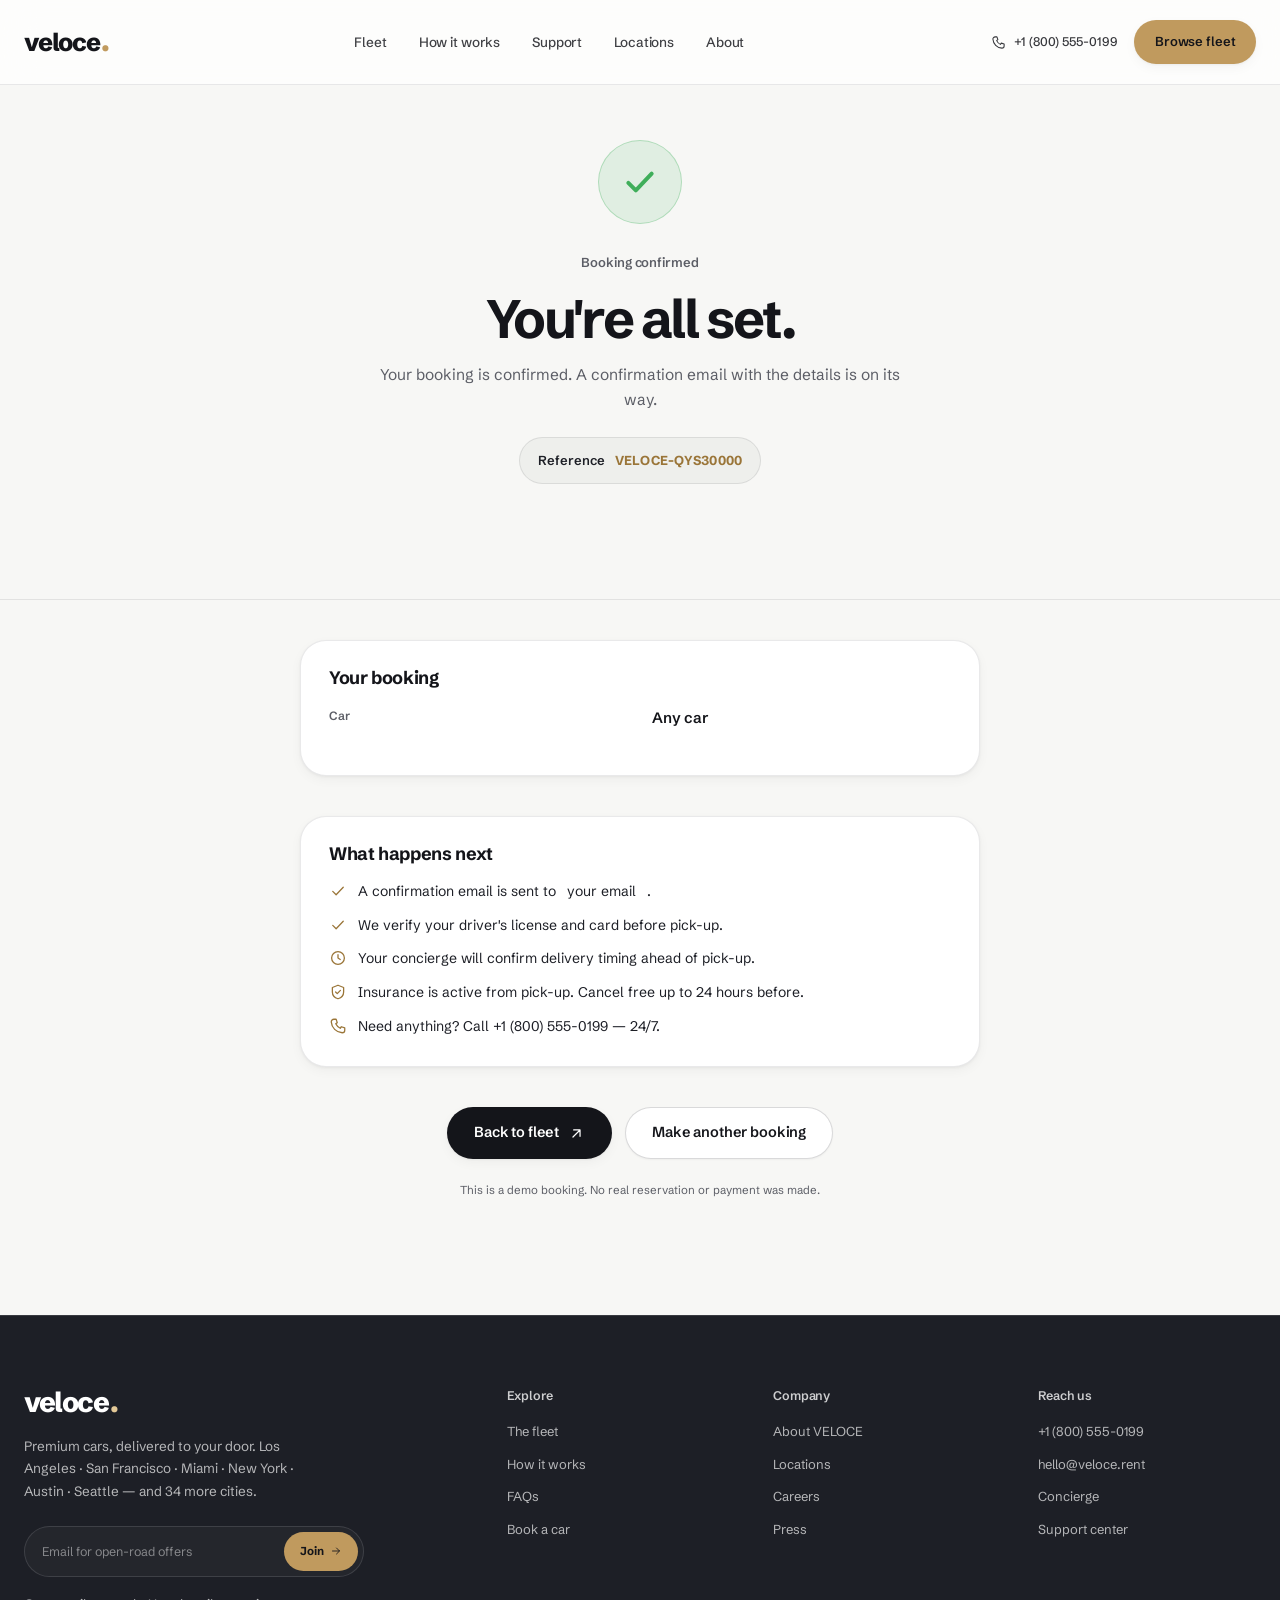
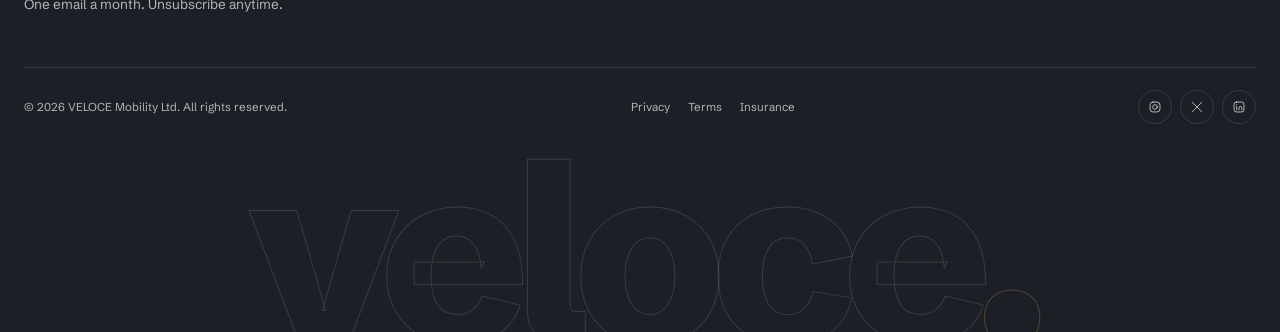
<file: success.html>
<!DOCTYPE html>
<html lang="en">
<head>
<meta charset="UTF-8">
<meta name="viewport" content="width=device-width, initial-scale=1.0">
<title>Booking confirmed | VELOCE</title>
<meta name="description" content="Your VELOCE booking is confirmed. A confirmation email is on its way.">
<meta name="theme-color" content="#14151A">
<link rel="icon" href="data:image/svg+xml,%3Csvg xmlns='http://www.w3.org/2000/svg' viewBox='0 0 64 64'%3E%3Crect width='64' height='64' rx='16' fill='%2314151A'/%3E%3Cpath d='M17 20h9l6 18 6-18h9L36 48h-8L17 20Z' fill='%23C09A5E'/%3E%3C/svg%3E">
<link rel="preconnect" href="https://fonts.googleapis.com">
<link rel="preconnect" href="https://fonts.gstatic.com" crossorigin>
<link href="https://fonts.googleapis.com/css2?family=Schibsted+Grotesk:wght@400;500;600;700;800&display=swap" rel="stylesheet">
<link rel="stylesheet" href="styles.css">
<link rel="stylesheet" href="booking.css">
<script src="app.js" defer></script>
<script src="success.js" defer></script>
</head>
<body>

<a class="skip-link" href="#main">Skip to confirmation</a>

<!-- Icon sprite -->
<svg aria-hidden="true" style="position:absolute;width:0;height:0;overflow:hidden" xmlns="http://www.w3.org/2000/svg">
  <symbol id="i-arrow" viewBox="0 0 24 24"><path d="M5 12h14M13 6l6 6-6 6"/></symbol>
  <symbol id="i-arrow-up" viewBox="0 0 24 24"><path d="M7 17 17 7M8 7h9v9"/></symbol>
  <symbol id="i-check" viewBox="0 0 24 24"><path d="m5 12.5 4.5 4.5L19 7"/></symbol>
  <symbol id="i-alert" viewBox="0 0 24 24"><circle cx="12" cy="12" r="9"/><path d="M12 7.5v5.5M12 16.5v.1"/></symbol>
  <symbol id="i-shield" viewBox="0 0 24 24"><path d="M12 3 4.5 6v6c0 5 3.4 7.8 7.5 9 4.1-1.2 7.5-4 7.5-9V6L12 3Z"/><path d="m8.8 12 2.2 2.2 4.2-4.4"/></symbol>
  <symbol id="i-clock" viewBox="0 0 24 24"><circle cx="12" cy="12" r="8.5"/><path d="M12 7.5V12l3 2"/></symbol>
  <symbol id="i-phone" viewBox="0 0 24 24"><path d="M6.5 3h3l1.5 4.5-2 1.5a13 13 0 0 0 6 6l1.5-2L21 14.5v3A3.5 3.5 0 0 1 17.5 21 15.5 15.5 0 0 1 3 6.5 3.5 3.5 0 0 1 6.5 3Z"/></symbol>
  <symbol id="i-close" viewBox="0 0 24 24"><path d="m6 6 12 12M18 6 6 18"/></symbol>
  <symbol id="i-mail" viewBox="0 0 24 24"><rect x="3" y="5" width="18" height="14" rx="3"/><path d="m4 7 8 6 8-6"/></symbol>
  <symbol id="i-instagram" viewBox="0 0 24 24"><rect x="3.5" y="3.5" width="17" height="17" rx="5"/><circle cx="12" cy="12" r="4"/><circle cx="17.2" cy="6.8" r=".8" fill="currentColor" stroke="none"/></symbol>
  <symbol id="i-x" viewBox="0 0 24 24"><path d="M4 4l16 16M20 4 4 20"/></symbol>
  <symbol id="i-linkedin" viewBox="0 0 24 24"><rect x="3.5" y="3.5" width="17" height="17" rx="4"/><path d="M8 10.5V17M8 7.6v.1M12 17v-3.6a2.4 2.4 0 0 1 4.8 0V17"/></symbol>
</svg>

<!-- Header -->
<header class="site-header is-scrolled" id="site-header">
  <div class="container nav">
    <a class="brand" href="index.html#top" aria-label="VELOCE home">veloce<span class="dot">.</span></a>
    <nav class="nav-links" aria-label="Main navigation">
      <a href="index.html#fleet">Fleet</a>
      <a href="index.html#how">How it works</a>
      <a href="index.html#faq">Support</a>
      <a href="index.html#contact">Locations</a>
      <a href="about.html">About</a>
    </nav>
    <div class="nav-right">
      <a class="nav-phone" href="tel:+18005550199">
        <svg class="icon" aria-hidden="true"><use href="#i-phone"/></svg>
        +1 (800) 555-0199
      </a>
      <a class="btn btn--nav" href="index.html#fleet">Browse fleet</a>
      <button class="nav-toggle" type="button" aria-label="Open menu" aria-controls="mobile-menu" aria-expanded="false">
        <span></span>
      </button>
    </div>
  </div>
</header>

<!-- Mobile drawer -->
<div class="drawer" id="mobile-menu" aria-hidden="true">
  <div class="drawer-top">
    <a class="brand" href="index.html#top">veloce<span class="dot">.</span></a>
    <button class="drawer-close" type="button" aria-label="Close menu">
      <svg class="icon" aria-hidden="true"><use href="#i-close"/></svg>
    </button>
  </div>
  <nav class="drawer-links" aria-label="Mobile navigation">
    <a href="index.html#fleet">Fleet</a>
    <a href="index.html#how">How it works</a>
    <a href="index.html#faq">Support</a>
    <a href="index.html#contact">Locations</a>
    <a href="about.html">About</a>
  </nav>
  <div class="drawer-foot">
    <a class="btn btn--accent" href="booking.html">Book a car <svg class="icon arr" aria-hidden="true"><use href="#i-arrow-up"/></svg></a>
    <p>Concierge <a class="plain" href="tel:+18005550199">+1 (800) 555-0199</a><br>Every day, around the clock.</p>
  </div>
</div>

<main id="main">

  <section class="su-hero" aria-labelledby="success-title">
    <div class="container">
      <div class="su-mark" aria-hidden="true">
        <svg viewBox="0 0 24 24" fill="none" stroke="currentColor" stroke-linecap="round" stroke-linejoin="round"><path d="m5 12.5 4.5 4.5L19 7"/></svg>
      </div>
      <span class="eyebrow" style="justify-content:center">Booking confirmed</span>
      <h1 class="su-title" id="success-title">You're all <em>set.</em></h1>
      <p class="su-sub" id="success-sub">Your booking is confirmed. A confirmation email with the details is on its way.</p>
      <p class="su-ref"><span>Reference</span> <b id="success-ref">VELOCE-XXXXXX</b></p>
    </div>
  </section>

  <div class="container su-wrap">
    <div class="su-card" id="success-summary-card">
      <h2>Your booking</h2>
      <dl class="su-summary" id="success-summary"></dl>
    </div>

    <div class="su-card">
      <h2>What happens next</h2>
      <ul class="su-next">
        <li><svg class="icon" aria-hidden="true"><use href="#i-check"/></svg> A confirmation email is sent to <span id="success-email">your email</span>.</li>
        <li><svg class="icon" aria-hidden="true"><use href="#i-check"/></svg> We verify your driver's license and card before pick-up.</li>
        <li><svg class="icon" aria-hidden="true"><use href="#i-clock"/></svg> Your concierge will confirm delivery timing ahead of pick-up.</li>
        <li><svg class="icon" aria-hidden="true"><use href="#i-shield"/></svg> Insurance is active from pick-up. Cancel free up to 24 hours before.</li>
        <li><svg class="icon" aria-hidden="true"><use href="#i-phone"/></svg> Need anything? Call +1 (800) 555-0199 — 24/7.</li>
      </ul>
    </div>

    <div class="su-actions">
      <a class="btn btn--dark" href="index.html#fleet">Back to fleet <svg class="icon arr" aria-hidden="true"><use href="#i-arrow-up"/></svg></a>
      <a class="btn btn--surface" href="booking.html">Make another booking</a>
    </div>
    <p class="su-demo">This is a demo booking. No real reservation or payment was made.</p>
  </div>

</main>

<!-- Footer -->
<footer class="site-footer" id="contact">
  <div class="container">
    <div class="footer-top">
      <div class="footer-brand">
        <a class="brand" href="index.html#top" aria-label="VELOCE home">veloce<span class="dot">.</span></a>
        <p>Premium cars, delivered to your door. Los Angeles · San Francisco · Miami · New York · Austin · Seattle — and 34 more cities.</p>
        <form class="newsletter" id="newsletter-form">
          <label class="sr-only" for="newsletter-email">Email address</label>
          <input type="email" id="newsletter-email" name="email" placeholder="Email for open-road offers" required>
          <button type="submit">Join <svg class="icon" aria-hidden="true"><use href="#i-arrow"/></svg></button>
        </form>
        <p class="newsletter-note">One email a month. Unsubscribe anytime.</p>
      </div>

      <div class="footer-col">
        <h3>Explore</h3>
        <nav class="footer-links" aria-label="Explore">
          <a href="index.html#fleet">The fleet</a>
          <a href="index.html#how">How it works</a>
          <a href="index.html#faq">FAQs</a>
          <a href="booking.html">Book a car</a>
        </nav>
      </div>

      <div class="footer-col">
        <h3>Company</h3>
        <nav class="footer-links" aria-label="Company">
          <a href="about.html">About VELOCE</a>
          <a href="index.html#contact">Locations</a>
          <a href="careers.html">Careers</a>
          <a href="mailto:press@veloce.rent">Press</a>
        </nav>
      </div>

      <div class="footer-col">
        <h3>Reach us</h3>
        <nav class="footer-links" aria-label="Contact">
          <a href="tel:+18005550199">+1 (800) 555-0199</a>
          <a href="mailto:hello@veloce.rent">hello@veloce.rent</a>
          <a href="mailto:concierge@veloce.rent">Concierge</a>
          <a href="index.html#support">Support center</a>
        </nav>
      </div>
    </div>

    <div class="footer-bottom">
      <span>© <span id="year">2026</span> VELOCE Mobility Ltd. All rights reserved.</span>
      <div class="footer-legal">
        <a href="index.html#faq">Privacy</a>
        <a href="index.html#faq">Terms</a>
        <a href="index.html#faq">Insurance</a>
      </div>
      <div class="socials">
        <a href="index.html#top" aria-label="VELOCE on Instagram"><svg class="icon" aria-hidden="true"><use href="#i-instagram"/></svg></a>
        <a href="index.html#top" aria-label="VELOCE on X"><svg class="icon" aria-hidden="true"><use href="#i-x"/></svg></a>
        <a href="index.html#top" aria-label="VELOCE on LinkedIn"><svg class="icon" aria-hidden="true"><use href="#i-linkedin"/></svg></a>
      </div>
    </div>

    <div class="footer-word" aria-hidden="true">veloce<span class="dot">.</span></div>
  </div>
</footer>

<div class="toast" id="toast" role="status" aria-live="polite">
  <svg id="toast-icon" aria-hidden="true"><use href="#i-check"/></svg>
  <span id="toast-text"></span>
</div>

</body>
</html>
</file>
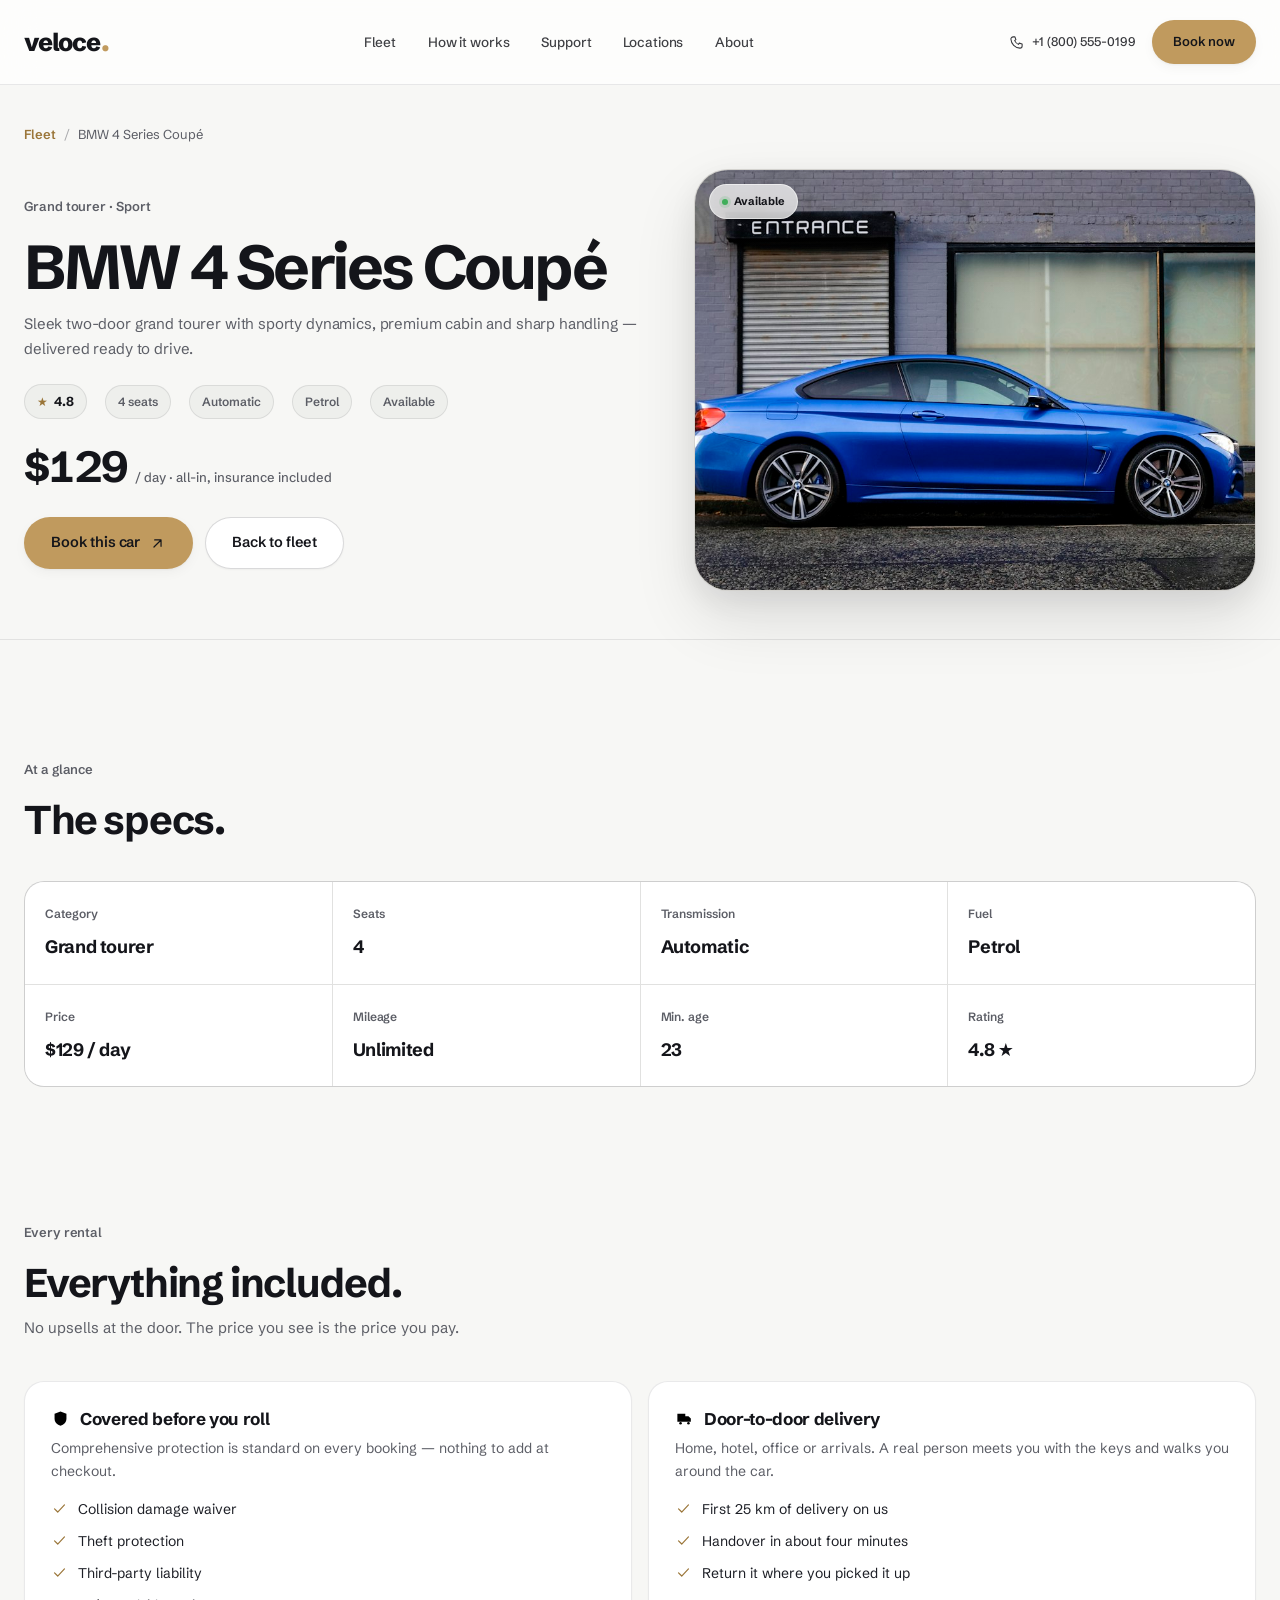
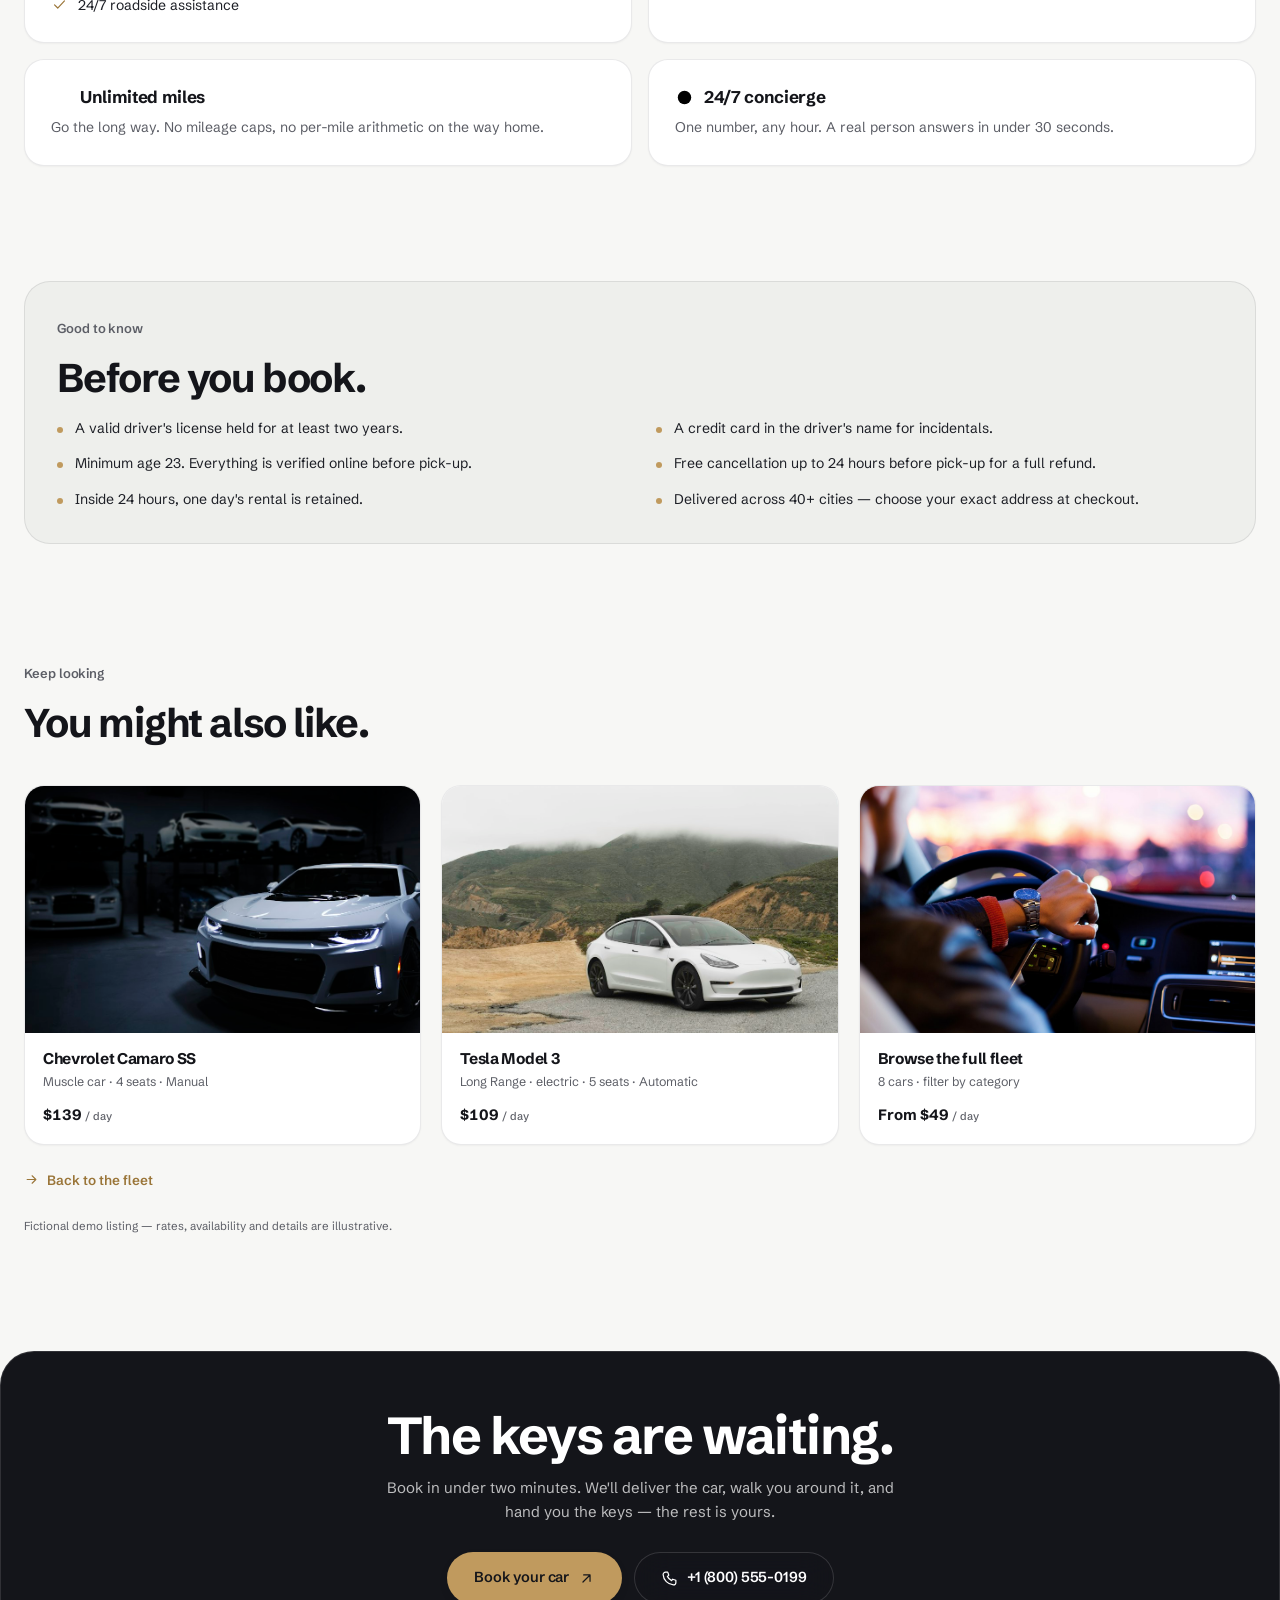
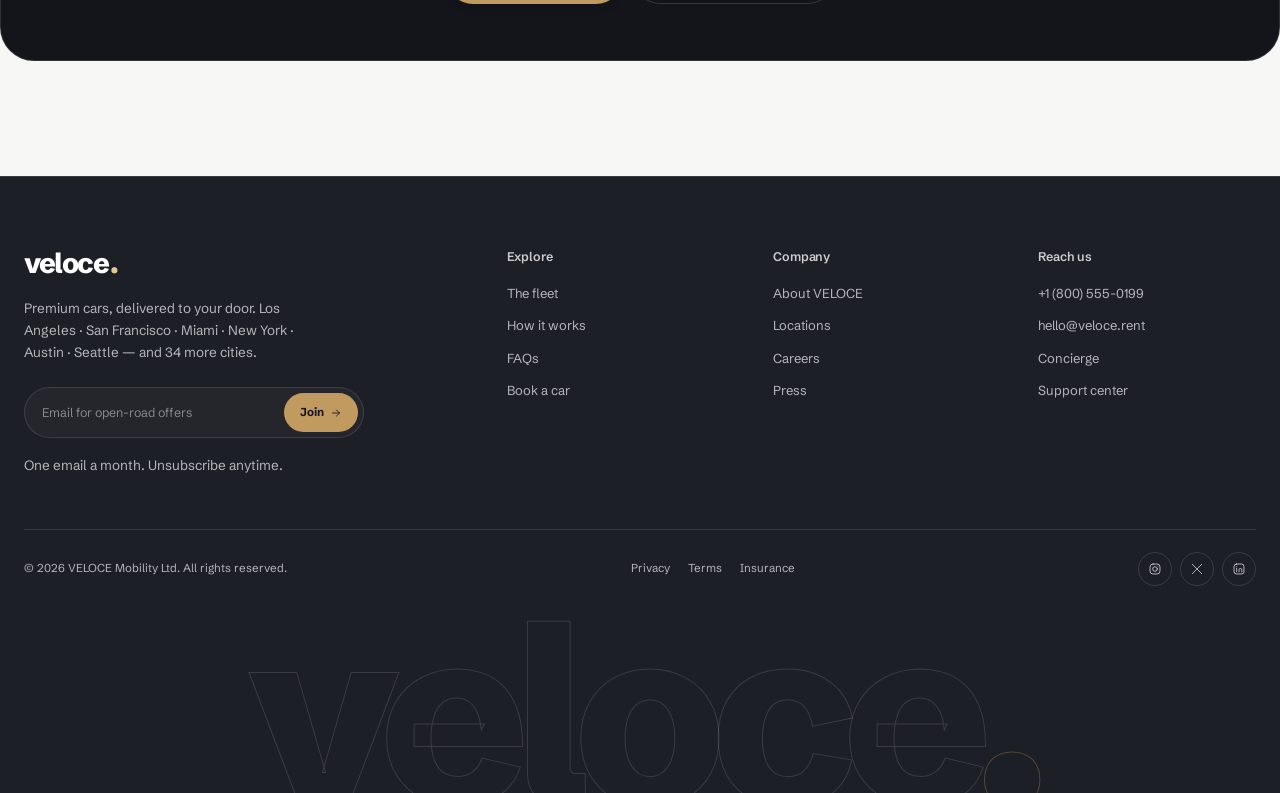
<file: cars/bmw-4-series-coupe.html>
<!DOCTYPE html>
<html lang="en">
<head>
<meta charset="UTF-8">
<meta name="viewport" content="width=device-width, initial-scale=1.0">
<title>BMW 4 Series Coupé — Car Details | VELOCE</title>
<meta name="description" content="Rent the BMW 4 Series Coupé with VELOCE. 4-seat grand tourer, automatic, insurance included, unlimited miles, delivered to your door. From $129/day.">
<meta name="theme-color" content="#14151A">
<link rel="icon" href="data:image/svg+xml,%3Csvg xmlns='http://www.w3.org/2000/svg' viewBox='0 0 64 64'%3E%3Crect width='64' height='64' rx='16' fill='%2314151A'/%3E%3Cpath d='M17 20h9l6 18 6-18h9L36 48h-8L17 20Z' fill='%23C09A5E'/%3E%3C/svg%3E">
<link rel="preconnect" href="https://fonts.googleapis.com">
<link rel="preconnect" href="https://fonts.gstatic.com" crossorigin>
<link href="https://fonts.googleapis.com/css2?family=Schibsted+Grotesk:wght@400;500;600;700;800&display=swap" rel="stylesheet">
<link rel="stylesheet" href="../styles.css">
<link rel="stylesheet" href="car.css">
<script src="../app.js" defer></script>
</head>
<body>

<a class="skip-link" href="#main">Skip to the car details</a>

<!-- Icon sprite -->
<svg aria-hidden="true" style="position:absolute;width:0;height:0;overflow:hidden" xmlns="http://www.w3.org/2000/svg">
  <symbol id="i-arrow" viewBox="0 0 24 24"><path d="M5 12h14M13 6l6 6-6 6"/></symbol>
  <symbol id="i-arrow-up" viewBox="0 0 24 24"><path d="M7 17 17 7M8 7h9v9"/></symbol>
  <symbol id="i-check" viewBox="0 0 24 24"><path d="m5 12.5 4.5 4.5L19 7"/></symbol>
  <symbol id="i-alert" viewBox="0 0 24 24"><circle cx="12" cy="12" r="9"/><path d="M12 7.5v5.5M12 16.5v.1"/></symbol>
  <symbol id="i-shield" viewBox="0 0 24 24"><path d="M12 3 4.5 6v6c0 5 3.4 7.8 7.5 9 4.1-1.2 7.5-4 7.5-9V6L12 3Z"/><path d="m8.8 12 2.2 2.2 4.2-4.4"/></symbol>
  <symbol id="i-clock" viewBox="0 0 24 24"><circle cx="12" cy="12" r="8.5"/><path d="M12 7.5V12l3 2"/></symbol>
  <symbol id="i-road" viewBox="0 0 24 24"><path d="M4 21 8 3M20 21 16 3M12 4v3M12 11v3M12 18v3"/></symbol>
  <symbol id="i-key" viewBox="0 0 24 24"><circle cx="8" cy="8" r="4.5"/><path d="m11.2 11.2 8.3 8.3M16 16l2-2M18.5 18.5l2-2"/></symbol>
  <symbol id="i-car" viewBox="0 0 24 24"><path d="M5 16.5v-3l2-5h10l2 5v3"/><path d="M3 16.5h18M6 16.5v2.5M18 16.5v2.5"/><circle cx="7.5" cy="16.5" r="1.5"/><circle cx="16.5" cy="16.5" r="1.5"/></symbol>
  <symbol id="i-truck" viewBox="0 0 24 24"><path d="M3 6h10v10H3zM13 9h4l3 3v4h-7"/><circle cx="7" cy="18" r="1.6"/><circle cx="17" cy="18" r="1.6"/></symbol>
  <symbol id="i-phone" viewBox="0 0 24 24"><path d="M6.5 3h3l1.5 4.5-2 1.5a13 13 0 0 0 6 6l1.5-2L21 14.5v3A3.5 3.5 0 0 1 17.5 21 15.5 15.5 0 0 1 3 6.5 3.5 3.5 0 0 1 6.5 3Z"/></symbol>
  <symbol id="i-close" viewBox="0 0 24 24"><path d="m6 6 12 12M18 6 6 18"/></symbol>
  <symbol id="i-mail" viewBox="0 0 24 24"><rect x="3" y="5" width="18" height="14" rx="3"/><path d="m4 7 8 6 8-6"/></symbol>
  <symbol id="i-instagram" viewBox="0 0 24 24"><rect x="3.5" y="3.5" width="17" height="17" rx="5"/><circle cx="12" cy="12" r="4"/><circle cx="17.2" cy="6.8" r=".8" fill="currentColor" stroke="none"/></symbol>
  <symbol id="i-x" viewBox="0 0 24 24"><path d="M4 4l16 16M20 4 4 20"/></symbol>
  <symbol id="i-linkedin" viewBox="0 0 24 24"><rect x="3.5" y="3.5" width="17" height="17" rx="4"/><path d="M8 10.5V17M8 7.6v.1M12 17v-3.6a2.4 2.4 0 0 1 4.8 0V17"/></symbol>
</svg>

<!-- Header -->
<header class="site-header is-scrolled" id="site-header">
  <div class="container nav">
    <a class="brand" href="../index.html#top" aria-label="VELOCE home">veloce<span class="dot">.</span></a>
    <nav class="nav-links" aria-label="Main navigation">
      <a href="../index.html#fleet">Fleet</a>
      <a href="../index.html#how">How it works</a>
      <a href="../index.html#faq">Support</a>
      <a href="../index.html#contact">Locations</a>
      <a href="../about.html">About</a>
    </nav>
    <div class="nav-right">
      <a class="nav-phone" href="tel:+18005550199">
        <svg class="icon" aria-hidden="true"><use href="#i-phone"/></svg>
        +1 (800) 555-0199
      </a>
      <a class="btn btn--nav" href="../booking.html">Book now</a>
      <button class="nav-toggle" type="button" aria-label="Open menu" aria-controls="mobile-menu" aria-expanded="false">
        <span></span>
      </button>
    </div>
  </div>
</header>

<!-- Mobile drawer -->
<div class="drawer" id="mobile-menu" aria-hidden="true">
  <div class="drawer-top">
    <a class="brand" href="../index.html#top">veloce<span class="dot">.</span></a>
    <button class="drawer-close" type="button" aria-label="Close menu">
      <svg class="icon" aria-hidden="true"><use href="#i-close"/></svg>
    </button>
  </div>
  <nav class="drawer-links" aria-label="Mobile navigation">
    <a href="../index.html#fleet">Fleet</a>
    <a href="../index.html#how">How it works</a>
    <a href="../index.html#faq">Support</a>
    <a href="../index.html#contact">Locations</a>
    <a href="../about.html">About</a>
  </nav>
  <div class="drawer-foot">
    <a class="btn btn--accent" href="../booking.html">Book a car <svg class="icon arr" aria-hidden="true"><use href="#i-arrow-up"/></svg></a>
    <p>Concierge <a class="plain" href="tel:+18005550199">+1 (800) 555-0199</a><br>Every day, around the clock.</p>
  </div>
</div>

<main id="main">

  <!-- Car hero -->
  <section class="cd-hero" aria-labelledby="car-title">
    <div class="container">
      <nav class="cd-breadcrumb" aria-label="Breadcrumb">
        <a href="../index.html#fleet">Fleet</a>
        <span aria-hidden="true">/</span>
        <span aria-current="page">BMW 4 Series Coupé</span>
      </nav>

      <div class="cd-hero-grid">
        <div>
          <span class="eyebrow">Grand tourer · Sport</span>
          <h1 class="cd-title" id="car-title">BMW 4 Series Coupé</h1>
          <p class="cd-sub">Sleek two-door grand tourer with sporty dynamics, premium cabin and sharp handling — delivered ready to drive.</p>

          <div class="cd-meta">
            <span class="cd-rating"><span class="star" aria-hidden="true">★</span> 4.8 <span class="sr-only">out of 5</span></span>
            <span class="cd-chip">4 seats</span>
            <span class="cd-chip">Automatic</span>
            <span class="cd-chip">Petrol</span>
            <span class="cd-chip">Available</span>
          </div>

          <div class="cd-price"><b>$129</b><span>/ day · all-in, insurance included</span></div>

          <div class="cd-actions">
            <a class="btn btn--accent" href="../booking.html?car=BMW%204%20Series%20Coup%C3%A9">Book this car <svg class="icon arr" aria-hidden="true"><use href="#i-arrow-up"/></svg></a>
            <a class="btn btn--surface" href="../index.html#fleet">Back to fleet</a>
          </div>
        </div>

        <div class="cd-media">
          <span class="cd-badge">Available</span>
          <img src="../assets/car-4series.jpg" alt="Blue BMW 4 Series Coupé parked in front of a garage" width="900" height="660">
        </div>
      </div>
    </div>
  </section>

  <!-- Specs -->
  <section class="cd-section" aria-labelledby="specs-title">
    <div class="container">
      <div class="cd-head">
        <span class="eyebrow">At a glance</span>
        <h2 id="specs-title">The <em>specs.</em></h2>
      </div>
      <dl class="cd-specs">
        <div class="cd-spec"><dt>Category</dt><dd>Grand tourer</dd></div>
        <div class="cd-spec"><dt>Seats</dt><dd>4</dd></div>
        <div class="cd-spec"><dt>Transmission</dt><dd>Automatic</dd></div>
        <div class="cd-spec"><dt>Fuel</dt><dd>Petrol</dd></div>
        <div class="cd-spec"><dt>Price</dt><dd>$129 / day</dd></div>
        <div class="cd-spec"><dt>Mileage</dt><dd>Unlimited</dd></div>
        <div class="cd-spec"><dt>Min. age</dt><dd>23</dd></div>
        <div class="cd-spec"><dt>Rating</dt><dd>4.8 ★</dd></div>
      </dl>
    </div>
  </section>

  <!-- What's included -->
  <section class="cd-section" aria-labelledby="included-title">
    <div class="container">
      <div class="cd-head">
        <span class="eyebrow">Every rental</span>
        <h2 id="included-title">Everything <em>included.</em></h2>
        <p>No upsells at the door. The price you see is the price you pay.</p>
      </div>
      <div class="cd-grid-2">
        <div class="cd-card">
          <h3><svg aria-hidden="true"><use href="#i-shield"/></svg> Covered before you roll</h3>
          <p>Comprehensive protection is standard on every booking — nothing to add at checkout.</p>
          <ul class="cd-checklist" style="margin-top:16px">
            <li><svg class="icon" aria-hidden="true"><use href="#i-check"/></svg> Collision damage waiver</li>
            <li><svg class="icon" aria-hidden="true"><use href="#i-check"/></svg> Theft protection</li>
            <li><svg class="icon" aria-hidden="true"><use href="#i-check"/></svg> Third-party liability</li>
            <li><svg class="icon" aria-hidden="true"><use href="#i-check"/></svg> 24/7 roadside assistance</li>
          </ul>
        </div>
        <div class="cd-card">
          <h3><svg aria-hidden="true"><use href="#i-truck"/></svg> Door-to-door delivery</h3>
          <p>Home, hotel, office or arrivals. A real person meets you with the keys and walks you around the car.</p>
          <ul class="cd-checklist" style="margin-top:16px">
            <li><svg class="icon" aria-hidden="true"><use href="#i-check"/></svg> First 25 km of delivery on us</li>
            <li><svg class="icon" aria-hidden="true"><use href="#i-check"/></svg> Handover in about four minutes</li>
            <li><svg class="icon" aria-hidden="true"><use href="#i-check"/></svg> Return it where you picked it up</li>
          </ul>
        </div>
        <div class="cd-card">
          <h3><svg aria-hidden="true"><use href="#i-road"/></svg> Unlimited miles</h3>
          <p>Go the long way. No mileage caps, no per-mile arithmetic on the way home.</p>
        </div>
        <div class="cd-card">
          <h3><svg aria-hidden="true"><use href="#i-clock"/></svg> 24/7 concierge</h3>
          <p>One number, any hour. A real person answers in under 30 seconds.</p>
        </div>
      </div>
    </div>
  </section>

  <!-- Rental details -->
  <section class="cd-section" aria-labelledby="rental-title">
    <div class="container">
      <div class="cd-rental">
        <div class="cd-head" style="margin-bottom:0">
          <span class="eyebrow">Good to know</span>
          <h2 id="rental-title">Before you <em>book.</em></h2>
        </div>
        <ul class="cd-rental-list">
          <li>A valid driver's license held for at least two years.</li>
          <li>A credit card in the driver's name for incidentals.</li>
          <li>Minimum age 23. Everything is verified online before pick-up.</li>
          <li>Free cancellation up to 24 hours before pick-up for a full refund.</li>
          <li>Inside 24 hours, one day's rental is retained.</li>
          <li>Delivered across 40+ cities — choose your exact address at checkout.</li>
        </ul>
      </div>
    </div>
  </section>

  <!-- Related cars -->
  <section class="cd-section" aria-labelledby="related-title">
    <div class="container">
      <div class="cd-head">
        <span class="eyebrow">Keep looking</span>
        <h2 id="related-title">You might also <em>like.</em></h2>
      </div>
      <div class="cd-related">
        <a class="cd-related-card" href="chevrolet-camaro-ss.html">
          <div class="cd-related-media"><img src="../assets/car-camaro.jpg" alt="White Chevrolet Camaro in a dark garage" width="900" height="660" loading="lazy"></div>
          <div class="cd-related-body"><h3>Chevrolet Camaro SS</h3><p>Muscle car · 4 seats · Manual</p><div class="cd-related-price">$139 <span>/ day</span></div></div>
        </a>
        <a class="cd-related-card" href="tesla-model-3.html">
          <div class="cd-related-media"><img src="../assets/car-tesla.jpg" alt="White Tesla Model 3 on a mountain road" width="900" height="660" loading="lazy"></div>
          <div class="cd-related-body"><h3>Tesla Model 3</h3><p>Long Range · electric · 5 seats · Automatic</p><div class="cd-related-price">$109 <span>/ day</span></div></div>
        </a>
        <a class="cd-related-card" href="../index.html#fleet">
          <div class="cd-related-media"><img src="../assets/lifestyle-drive.jpg" alt="A driver's hand on the wheel with the city lights ahead" width="1200" height="900" loading="lazy"></div>
          <div class="cd-related-body"><h3>Browse the full fleet</h3><p>8 cars · filter by category</p><div class="cd-related-price">From $49 <span>/ day</span></div></div>
        </a>
      </div>
      <a class="cd-back" href="../index.html#fleet"><svg class="icon" aria-hidden="true"><use href="#i-arrow"/></svg> Back to the fleet</a>
      <p class="cd-demo">Fictional demo listing — rates, availability and details are illustrative.</p>
    </div>
  </section>

  <!-- CTA -->
  <section class="cd-cta" aria-labelledby="cd-cta-title">
    <div>
      <h2 id="cd-cta-title">The keys are <em>waiting.</em></h2>
      <p>Book in under two minutes. We'll deliver the car, walk you around it, and hand you the keys — the rest is yours.</p>
      <div class="cd-actions">
        <a class="btn btn--accent" href="../booking.html?car=BMW%204%20Series%20Coup%C3%A9">Book your car <svg class="icon arr" aria-hidden="true"><use href="#i-arrow-up"/></svg></a>
        <a class="btn btn--ghost" href="tel:+18005550199"><svg class="icon" aria-hidden="true"><use href="#i-phone"/></svg> +1 (800) 555-0199</a>
      </div>
    </div>
  </section>

</main>

<!-- Footer -->
<footer class="site-footer" id="contact">
  <div class="container">
    <div class="footer-top">
      <div class="footer-brand">
        <a class="brand" href="../index.html#top" aria-label="VELOCE home">veloce<span class="dot">.</span></a>
        <p>Premium cars, delivered to your door. Los Angeles · San Francisco · Miami · New York · Austin · Seattle — and 34 more cities.</p>
        <form class="newsletter" id="newsletter-form">
          <label class="sr-only" for="newsletter-email">Email address</label>
          <input type="email" id="newsletter-email" name="email" placeholder="Email for open-road offers" required>
          <button type="submit">Join <svg class="icon" aria-hidden="true"><use href="#i-arrow"/></svg></button>
        </form>
        <p class="newsletter-note">One email a month. Unsubscribe anytime.</p>
      </div>

      <div class="footer-col">
        <h3>Explore</h3>
        <nav class="footer-links" aria-label="Explore">
          <a href="../index.html#fleet">The fleet</a>
          <a href="../index.html#how">How it works</a>
          <a href="../index.html#faq">FAQs</a>
          <a href="../booking.html">Book a car</a>
        </nav>
      </div>

      <div class="footer-col">
        <h3>Company</h3>
        <nav class="footer-links" aria-label="Company">
          <a href="../about.html">About VELOCE</a>
          <a href="../index.html#contact">Locations</a>
          <a href="../careers.html">Careers</a>
          <a href="mailto:press@veloce.rent">Press</a>
        </nav>
      </div>

      <div class="footer-col">
        <h3>Reach us</h3>
        <nav class="footer-links" aria-label="Contact">
          <a href="tel:+18005550199">+1 (800) 555-0199</a>
          <a href="mailto:hello@veloce.rent">hello@veloce.rent</a>
          <a href="mailto:concierge@veloce.rent">Concierge</a>
          <a href="../index.html#support">Support center</a>
        </nav>
      </div>
    </div>

    <div class="footer-bottom">
      <span>© <span id="year">2026</span> VELOCE Mobility Ltd. All rights reserved.</span>
      <div class="footer-legal">
        <a href="../index.html#faq">Privacy</a>
        <a href="../index.html#faq">Terms</a>
        <a href="../index.html#faq">Insurance</a>
      </div>
      <div class="socials">
        <a href="../index.html#top" aria-label="VELOCE on Instagram"><svg class="icon" aria-hidden="true"><use href="#i-instagram"/></svg></a>
        <a href="../index.html#top" aria-label="VELOCE on X"><svg class="icon" aria-hidden="true"><use href="#i-x"/></svg></a>
        <a href="../index.html#top" aria-label="VELOCE on LinkedIn"><svg class="icon" aria-hidden="true"><use href="#i-linkedin"/></svg></a>
      </div>
    </div>

    <div class="footer-word" aria-hidden="true">veloce<span class="dot">.</span></div>
  </div>
</footer>

<div class="toast" id="toast" role="status" aria-live="polite">
  <svg id="toast-icon" aria-hidden="true"><use href="#i-check"/></svg>
  <span id="toast-text"></span>
</div>

</body>
</html>
</file>
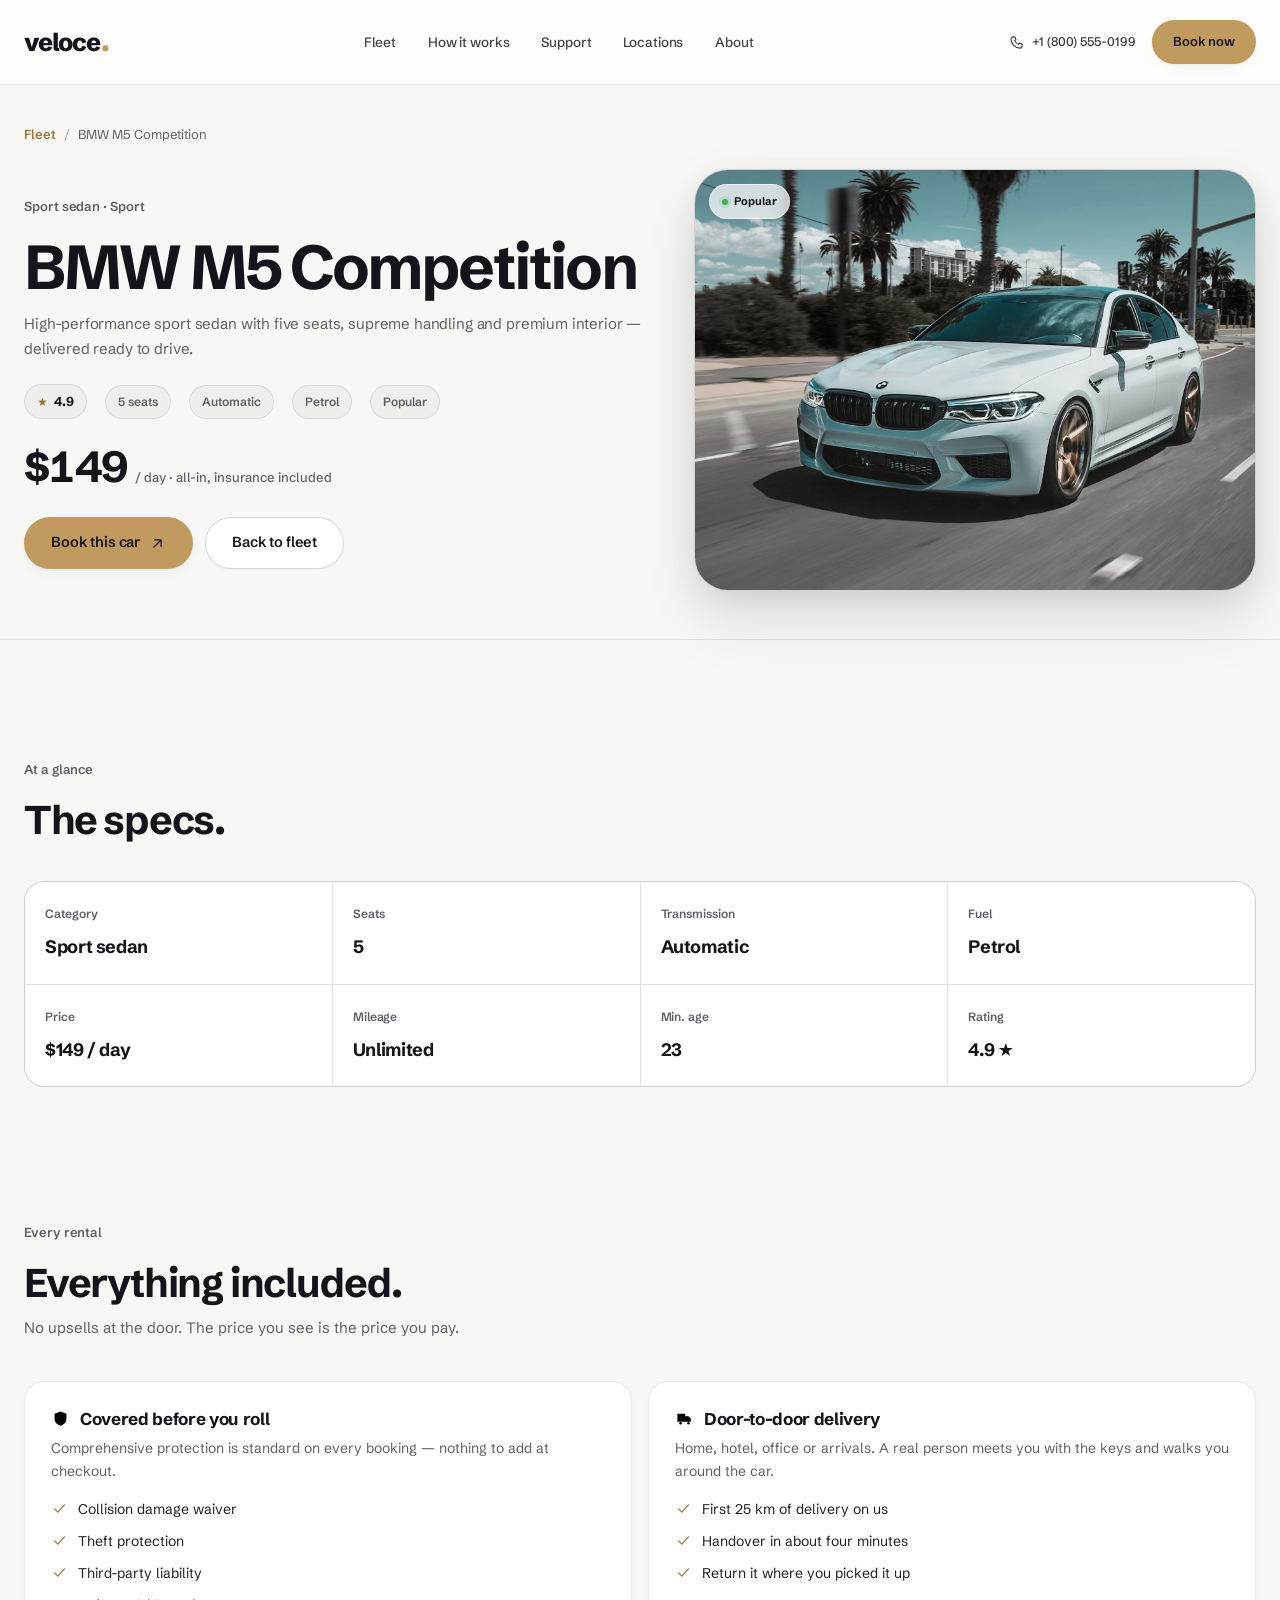
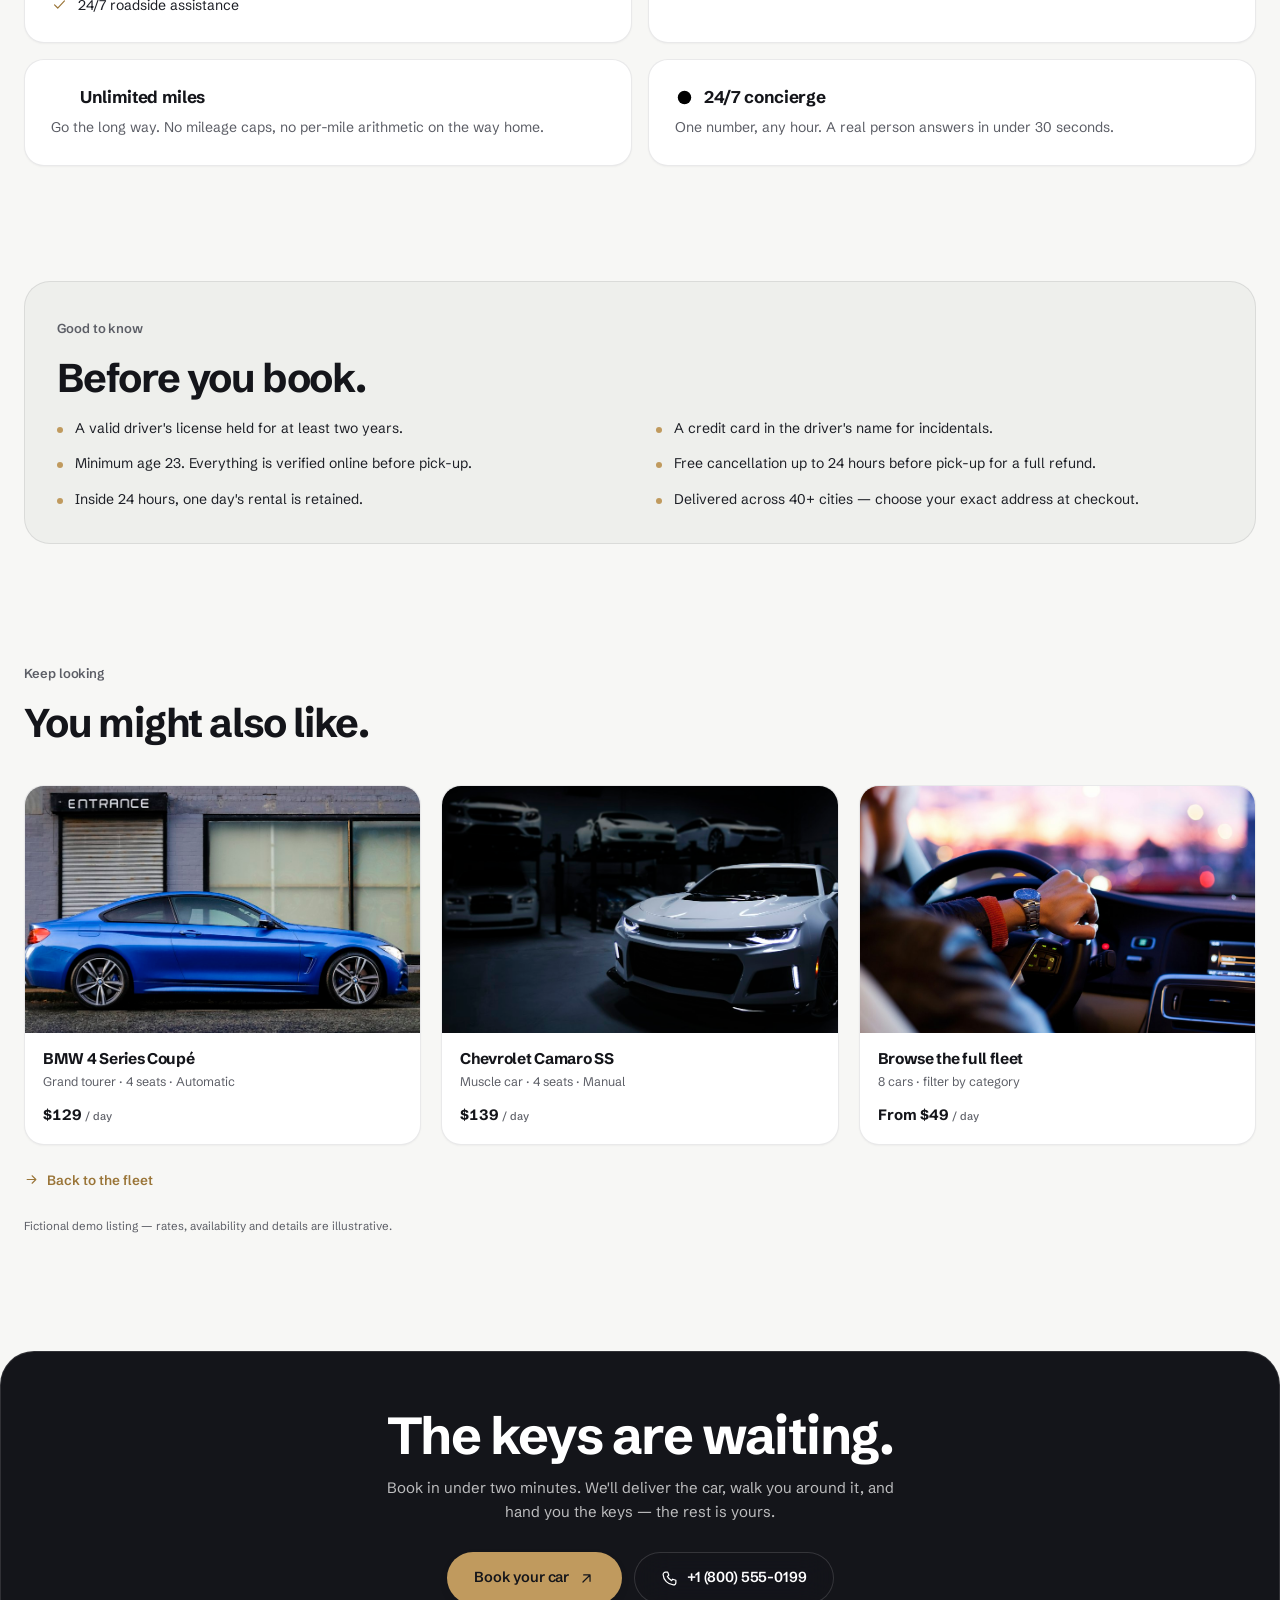
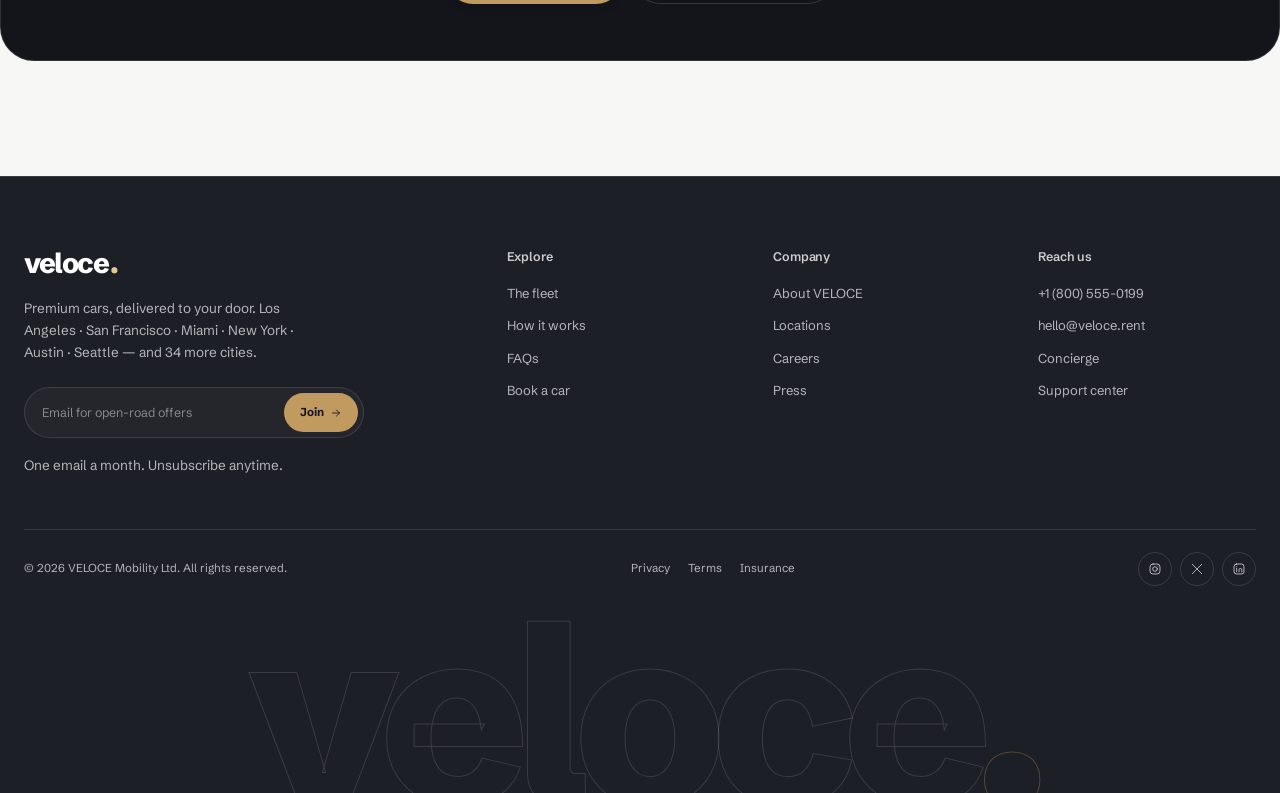
<file: cars/bmw-m5-competition.html>
<!DOCTYPE html>
<html lang="en">
<head>
<meta charset="UTF-8">
<meta name="viewport" content="width=device-width, initial-scale=1.0">
<title>BMW M5 Competition — Car Details | VELOCE</title>
<meta name="description" content="Rent the BMW M5 Competition with VELOCE. 5-seat sport sedan, automatic, insurance included, unlimited miles, delivered to your door. From $149/day.">
<meta name="theme-color" content="#14151A">
<link rel="icon" href="data:image/svg+xml,%3Csvg xmlns='http://www.w3.org/2000/svg' viewBox='0 0 64 64'%3E%3Crect width='64' height='64' rx='16' fill='%2314151A'/%3E%3Cpath d='M17 20h9l6 18 6-18h9L36 48h-8L17 20Z' fill='%23C09A5E'/%3E%3C/svg%3E">
<link rel="preconnect" href="https://fonts.googleapis.com">
<link rel="preconnect" href="https://fonts.gstatic.com" crossorigin>
<link href="https://fonts.googleapis.com/css2?family=Schibsted+Grotesk:wght@400;500;600;700;800&display=swap" rel="stylesheet">
<link rel="stylesheet" href="../styles.css">
<link rel="stylesheet" href="car.css">
<script src="../app.js" defer></script>
</head>
<body>

<a class="skip-link" href="#main">Skip to the car details</a>

<!-- Icon sprite -->
<svg aria-hidden="true" style="position:absolute;width:0;height:0;overflow:hidden" xmlns="http://www.w3.org/2000/svg">
  <symbol id="i-arrow" viewBox="0 0 24 24"><path d="M5 12h14M13 6l6 6-6 6"/></symbol>
  <symbol id="i-arrow-up" viewBox="0 0 24 24"><path d="M7 17 17 7M8 7h9v9"/></symbol>
  <symbol id="i-check" viewBox="0 0 24 24"><path d="m5 12.5 4.5 4.5L19 7"/></symbol>
  <symbol id="i-alert" viewBox="0 0 24 24"><circle cx="12" cy="12" r="9"/><path d="M12 7.5v5.5M12 16.5v.1"/></symbol>
  <symbol id="i-shield" viewBox="0 0 24 24"><path d="M12 3 4.5 6v6c0 5 3.4 7.8 7.5 9 4.1-1.2 7.5-4 7.5-9V6L12 3Z"/><path d="m8.8 12 2.2 2.2 4.2-4.4"/></symbol>
  <symbol id="i-clock" viewBox="0 0 24 24"><circle cx="12" cy="12" r="8.5"/><path d="M12 7.5V12l3 2"/></symbol>
  <symbol id="i-road" viewBox="0 0 24 24"><path d="M4 21 8 3M20 21 16 3M12 4v3M12 11v3M12 18v3"/></symbol>
  <symbol id="i-key" viewBox="0 0 24 24"><circle cx="8" cy="8" r="4.5"/><path d="m11.2 11.2 8.3 8.3M16 16l2-2M18.5 18.5l2-2"/></symbol>
  <symbol id="i-car" viewBox="0 0 24 24"><path d="M5 16.5v-3l2-5h10l2 5v3"/><path d="M3 16.5h18M6 16.5v2.5M18 16.5v2.5"/><circle cx="7.5" cy="16.5" r="1.5"/><circle cx="16.5" cy="16.5" r="1.5"/></symbol>
  <symbol id="i-truck" viewBox="0 0 24 24"><path d="M3 6h10v10H3zM13 9h4l3 3v4h-7"/><circle cx="7" cy="18" r="1.6"/><circle cx="17" cy="18" r="1.6"/></symbol>
  <symbol id="i-phone" viewBox="0 0 24 24"><path d="M6.5 3h3l1.5 4.5-2 1.5a13 13 0 0 0 6 6l1.5-2L21 14.5v3A3.5 3.5 0 0 1 17.5 21 15.5 15.5 0 0 1 3 6.5 3.5 3.5 0 0 1 6.5 3Z"/></symbol>
  <symbol id="i-close" viewBox="0 0 24 24"><path d="m6 6 12 12M18 6 6 18"/></symbol>
  <symbol id="i-mail" viewBox="0 0 24 24"><rect x="3" y="5" width="18" height="14" rx="3"/><path d="m4 7 8 6 8-6"/></symbol>
  <symbol id="i-instagram" viewBox="0 0 24 24"><rect x="3.5" y="3.5" width="17" height="17" rx="5"/><circle cx="12" cy="12" r="4"/><circle cx="17.2" cy="6.8" r=".8" fill="currentColor" stroke="none"/></symbol>
  <symbol id="i-x" viewBox="0 0 24 24"><path d="M4 4l16 16M20 4 4 20"/></symbol>
  <symbol id="i-linkedin" viewBox="0 0 24 24"><rect x="3.5" y="3.5" width="17" height="17" rx="4"/><path d="M8 10.5V17M8 7.6v.1M12 17v-3.6a2.4 2.4 0 0 1 4.8 0V17"/></symbol>
</svg>

<!-- Header -->
<header class="site-header is-scrolled" id="site-header">
  <div class="container nav">
    <a class="brand" href="../index.html#top" aria-label="VELOCE home">veloce<span class="dot">.</span></a>
    <nav class="nav-links" aria-label="Main navigation">
      <a href="../index.html#fleet">Fleet</a>
      <a href="../index.html#how">How it works</a>
      <a href="../index.html#faq">Support</a>
      <a href="../index.html#contact">Locations</a>
      <a href="../about.html">About</a>
    </nav>
    <div class="nav-right">
      <a class="nav-phone" href="tel:+18005550199">
        <svg class="icon" aria-hidden="true"><use href="#i-phone"/></svg>
        +1 (800) 555-0199
      </a>
      <a class="btn btn--nav" href="../booking.html">Book now</a>
      <button class="nav-toggle" type="button" aria-label="Open menu" aria-controls="mobile-menu" aria-expanded="false">
        <span></span>
      </button>
    </div>
  </div>
</header>

<!-- Mobile drawer -->
<div class="drawer" id="mobile-menu" aria-hidden="true">
  <div class="drawer-top">
    <a class="brand" href="../index.html#top">veloce<span class="dot">.</span></a>
    <button class="drawer-close" type="button" aria-label="Close menu">
      <svg class="icon" aria-hidden="true"><use href="#i-close"/></svg>
    </button>
  </div>
  <nav class="drawer-links" aria-label="Mobile navigation">
    <a href="../index.html#fleet">Fleet</a>
    <a href="../index.html#how">How it works</a>
    <a href="../index.html#faq">Support</a>
    <a href="../index.html#contact">Locations</a>
    <a href="../about.html">About</a>
  </nav>
  <div class="drawer-foot">
    <a class="btn btn--accent" href="../booking.html">Book a car <svg class="icon arr" aria-hidden="true"><use href="#i-arrow-up"/></svg></a>
    <p>Concierge <a class="plain" href="tel:+18005550199">+1 (800) 555-0199</a><br>Every day, around the clock.</p>
  </div>
</div>

<main id="main">

  <!-- Car hero -->
  <section class="cd-hero" aria-labelledby="car-title">
    <div class="container">
      <nav class="cd-breadcrumb" aria-label="Breadcrumb">
        <a href="../index.html#fleet">Fleet</a>
        <span aria-hidden="true">/</span>
        <span aria-current="page">BMW M5 Competition</span>
      </nav>

      <div class="cd-hero-grid">
        <div>
          <span class="eyebrow">Sport sedan · Sport</span>
          <h1 class="cd-title" id="car-title">BMW M5 Competition</h1>
          <p class="cd-sub">High-performance sport sedan with five seats, supreme handling and premium interior — delivered ready to drive.</p>

          <div class="cd-meta">
            <span class="cd-rating"><span class="star" aria-hidden="true">★</span> 4.9 <span class="sr-only">out of 5</span></span>
            <span class="cd-chip">5 seats</span>
            <span class="cd-chip">Automatic</span>
            <span class="cd-chip">Petrol</span>
            <span class="cd-chip">Popular</span>
          </div>

          <div class="cd-price"><b>$149</b><span>/ day · all-in, insurance included</span></div>

          <div class="cd-actions">
            <a class="btn btn--accent" href="../booking.html?car=BMW%20M5%20Competition">Book this car <svg class="icon arr" aria-hidden="true"><use href="#i-arrow-up"/></svg></a>
            <a class="btn btn--surface" href="../index.html#fleet">Back to fleet</a>
          </div>
        </div>

        <div class="cd-media">
          <span class="cd-badge">Popular</span>
          <img src="../assets/car-m5.jpg" alt="White BMW M5 Competition on a palm-lined street" width="900" height="660">
        </div>
      </div>
    </div>
  </section>

  <!-- Specs -->
  <section class="cd-section" aria-labelledby="specs-title">
    <div class="container">
      <div class="cd-head">
        <span class="eyebrow">At a glance</span>
        <h2 id="specs-title">The <em>specs.</em></h2>
      </div>
      <dl class="cd-specs">
        <div class="cd-spec"><dt>Category</dt><dd>Sport sedan</dd></div>
        <div class="cd-spec"><dt>Seats</dt><dd>5</dd></div>
        <div class="cd-spec"><dt>Transmission</dt><dd>Automatic</dd></div>
        <div class="cd-spec"><dt>Fuel</dt><dd>Petrol</dd></div>
        <div class="cd-spec"><dt>Price</dt><dd>$149 / day</dd></div>
        <div class="cd-spec"><dt>Mileage</dt><dd>Unlimited</dd></div>
        <div class="cd-spec"><dt>Min. age</dt><dd>23</dd></div>
        <div class="cd-spec"><dt>Rating</dt><dd>4.9 ★</dd></div>
      </dl>
    </div>
  </section>

  <!-- What's included -->
  <section class="cd-section" aria-labelledby="included-title">
    <div class="container">
      <div class="cd-head">
        <span class="eyebrow">Every rental</span>
        <h2 id="included-title">Everything <em>included.</em></h2>
        <p>No upsells at the door. The price you see is the price you pay.</p>
      </div>
      <div class="cd-grid-2">
        <div class="cd-card">
          <h3><svg aria-hidden="true"><use href="#i-shield"/></svg> Covered before you roll</h3>
          <p>Comprehensive protection is standard on every booking — nothing to add at checkout.</p>
          <ul class="cd-checklist" style="margin-top:16px">
            <li><svg class="icon" aria-hidden="true"><use href="#i-check"/></svg> Collision damage waiver</li>
            <li><svg class="icon" aria-hidden="true"><use href="#i-check"/></svg> Theft protection</li>
            <li><svg class="icon" aria-hidden="true"><use href="#i-check"/></svg> Third-party liability</li>
            <li><svg class="icon" aria-hidden="true"><use href="#i-check"/></svg> 24/7 roadside assistance</li>
          </ul>
        </div>
        <div class="cd-card">
          <h3><svg aria-hidden="true"><use href="#i-truck"/></svg> Door-to-door delivery</h3>
          <p>Home, hotel, office or arrivals. A real person meets you with the keys and walks you around the car.</p>
          <ul class="cd-checklist" style="margin-top:16px">
            <li><svg class="icon" aria-hidden="true"><use href="#i-check"/></svg> First 25 km of delivery on us</li>
            <li><svg class="icon" aria-hidden="true"><use href="#i-check"/></svg> Handover in about four minutes</li>
            <li><svg class="icon" aria-hidden="true"><use href="#i-check"/></svg> Return it where you picked it up</li>
          </ul>
        </div>
        <div class="cd-card">
          <h3><svg aria-hidden="true"><use href="#i-road"/></svg> Unlimited miles</h3>
          <p>Go the long way. No mileage caps, no per-mile arithmetic on the way home.</p>
        </div>
        <div class="cd-card">
          <h3><svg aria-hidden="true"><use href="#i-clock"/></svg> 24/7 concierge</h3>
          <p>One number, any hour. A real person answers in under 30 seconds.</p>
        </div>
      </div>
    </div>
  </section>

  <!-- Rental details -->
  <section class="cd-section" aria-labelledby="rental-title">
    <div class="container">
      <div class="cd-rental">
        <div class="cd-head" style="margin-bottom:0">
          <span class="eyebrow">Good to know</span>
          <h2 id="rental-title">Before you <em>book.</em></h2>
        </div>
        <ul class="cd-rental-list">
          <li>A valid driver's license held for at least two years.</li>
          <li>A credit card in the driver's name for incidentals.</li>
          <li>Minimum age 23. Everything is verified online before pick-up.</li>
          <li>Free cancellation up to 24 hours before pick-up for a full refund.</li>
          <li>Inside 24 hours, one day's rental is retained.</li>
          <li>Delivered across 40+ cities — choose your exact address at checkout.</li>
        </ul>
      </div>
    </div>
  </section>

  <!-- Related cars -->
  <section class="cd-section" aria-labelledby="related-title">
    <div class="container">
      <div class="cd-head">
        <span class="eyebrow">Keep looking</span>
        <h2 id="related-title">You might also <em>like.</em></h2>
      </div>
      <div class="cd-related">
        <a class="cd-related-card" href="bmw-4-series-coupe.html">
          <div class="cd-related-media"><img src="../assets/car-4series.jpg" alt="Blue BMW 4 Series Coupé parked in front of a garage" width="900" height="660" loading="lazy"></div>
          <div class="cd-related-body"><h3>BMW 4 Series Coupé</h3><p>Grand tourer · 4 seats · Automatic</p><div class="cd-related-price">$129 <span>/ day</span></div></div>
        </a>
        <a class="cd-related-card" href="chevrolet-camaro-ss.html">
          <div class="cd-related-media"><img src="../assets/car-camaro.jpg" alt="White Chevrolet Camaro in a dark garage" width="900" height="660" loading="lazy"></div>
          <div class="cd-related-body"><h3>Chevrolet Camaro SS</h3><p>Muscle car · 4 seats · Manual</p><div class="cd-related-price">$139 <span>/ day</span></div></div>
        </a>
        <a class="cd-related-card" href="../index.html#fleet">
          <div class="cd-related-media"><img src="../assets/lifestyle-drive.jpg" alt="A driver's hand on the wheel with the city lights ahead" width="1200" height="900" loading="lazy"></div>
          <div class="cd-related-body"><h3>Browse the full fleet</h3><p>8 cars · filter by category</p><div class="cd-related-price">From $49 <span>/ day</span></div></div>
        </a>
      </div>
      <a class="cd-back" href="../index.html#fleet"><svg class="icon" aria-hidden="true"><use href="#i-arrow"/></svg> Back to the fleet</a>
      <p class="cd-demo">Fictional demo listing — rates, availability and details are illustrative.</p>
    </div>
  </section>

  <!-- CTA -->
  <section class="cd-cta" aria-labelledby="cd-cta-title">
    <div>
      <h2 id="cd-cta-title">The keys are <em>waiting.</em></h2>
      <p>Book in under two minutes. We'll deliver the car, walk you around it, and hand you the keys — the rest is yours.</p>
      <div class="cd-actions">
        <a class="btn btn--accent" href="../booking.html?car=BMW%20M5%20Competition">Book your car <svg class="icon arr" aria-hidden="true"><use href="#i-arrow-up"/></svg></a>
        <a class="btn btn--ghost" href="tel:+18005550199"><svg class="icon" aria-hidden="true"><use href="#i-phone"/></svg> +1 (800) 555-0199</a>
      </div>
    </div>
  </section>

</main>

<!-- Footer -->
<footer class="site-footer" id="contact">
  <div class="container">
    <div class="footer-top">
      <div class="footer-brand">
        <a class="brand" href="../index.html#top" aria-label="VELOCE home">veloce<span class="dot">.</span></a>
        <p>Premium cars, delivered to your door. Los Angeles · San Francisco · Miami · New York · Austin · Seattle — and 34 more cities.</p>
        <form class="newsletter" id="newsletter-form">
          <label class="sr-only" for="newsletter-email">Email address</label>
          <input type="email" id="newsletter-email" name="email" placeholder="Email for open-road offers" required>
          <button type="submit">Join <svg class="icon" aria-hidden="true"><use href="#i-arrow"/></svg></button>
        </form>
        <p class="newsletter-note">One email a month. Unsubscribe anytime.</p>
      </div>

      <div class="footer-col">
        <h3>Explore</h3>
        <nav class="footer-links" aria-label="Explore">
          <a href="../index.html#fleet">The fleet</a>
          <a href="../index.html#how">How it works</a>
          <a href="../index.html#faq">FAQs</a>
          <a href="../booking.html">Book a car</a>
        </nav>
      </div>

      <div class="footer-col">
        <h3>Company</h3>
        <nav class="footer-links" aria-label="Company">
          <a href="../about.html">About VELOCE</a>
          <a href="../index.html#contact">Locations</a>
          <a href="../careers.html">Careers</a>
          <a href="mailto:press@veloce.rent">Press</a>
        </nav>
      </div>

      <div class="footer-col">
        <h3>Reach us</h3>
        <nav class="footer-links" aria-label="Contact">
          <a href="tel:+18005550199">+1 (800) 555-0199</a>
          <a href="mailto:hello@veloce.rent">hello@veloce.rent</a>
          <a href="mailto:concierge@veloce.rent">Concierge</a>
          <a href="../index.html#support">Support center</a>
        </nav>
      </div>
    </div>

    <div class="footer-bottom">
      <span>© <span id="year">2026</span> VELOCE Mobility Ltd. All rights reserved.</span>
      <div class="footer-legal">
        <a href="../index.html#faq">Privacy</a>
        <a href="../index.html#faq">Terms</a>
        <a href="../index.html#faq">Insurance</a>
      </div>
      <div class="socials">
        <a href="../index.html#top" aria-label="VELOCE on Instagram"><svg class="icon" aria-hidden="true"><use href="#i-instagram"/></svg></a>
        <a href="../index.html#top" aria-label="VELOCE on X"><svg class="icon" aria-hidden="true"><use href="#i-x"/></svg></a>
        <a href="../index.html#top" aria-label="VELOCE on LinkedIn"><svg class="icon" aria-hidden="true"><use href="#i-linkedin"/></svg></a>
      </div>
    </div>

    <div class="footer-word" aria-hidden="true">veloce<span class="dot">.</span></div>
  </div>
</footer>

<div class="toast" id="toast" role="status" aria-live="polite">
  <svg id="toast-icon" aria-hidden="true"><use href="#i-check"/></svg>
  <span id="toast-text"></span>
</div>

</body>
</html>
</file>
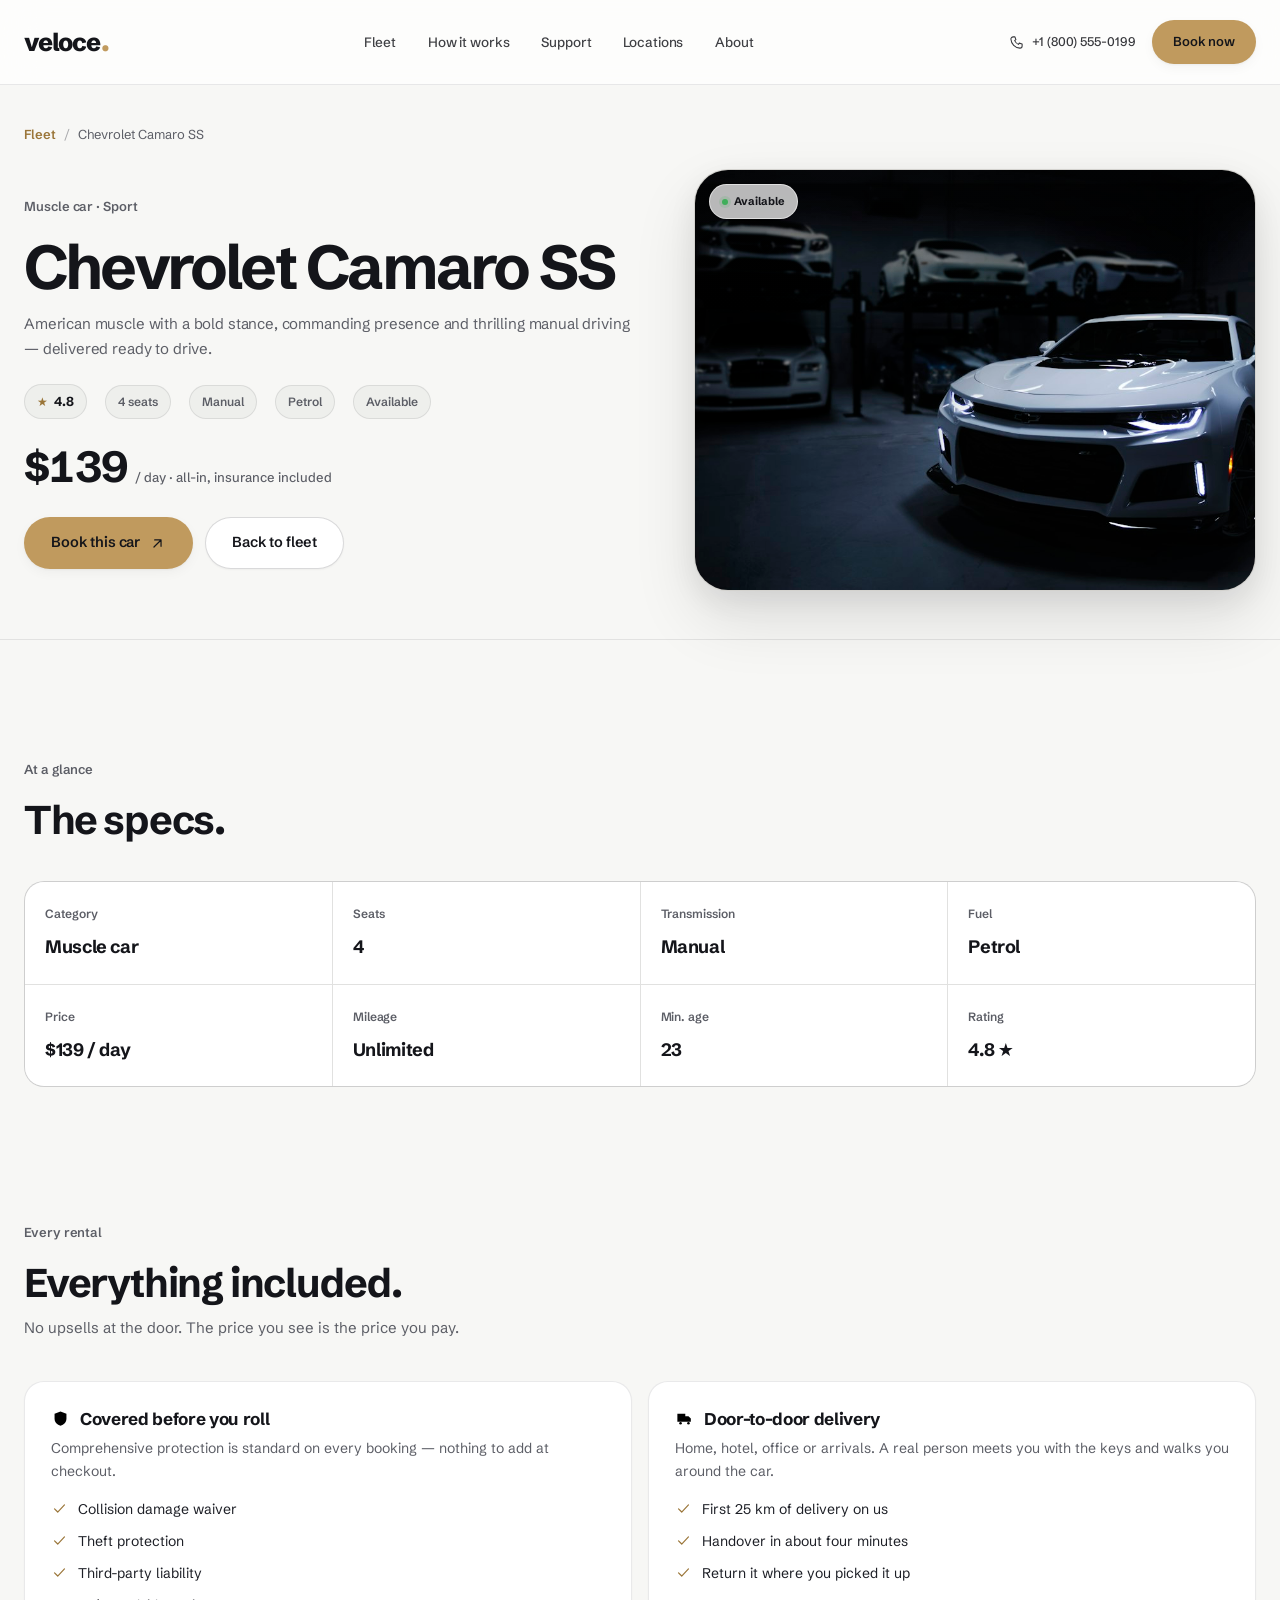
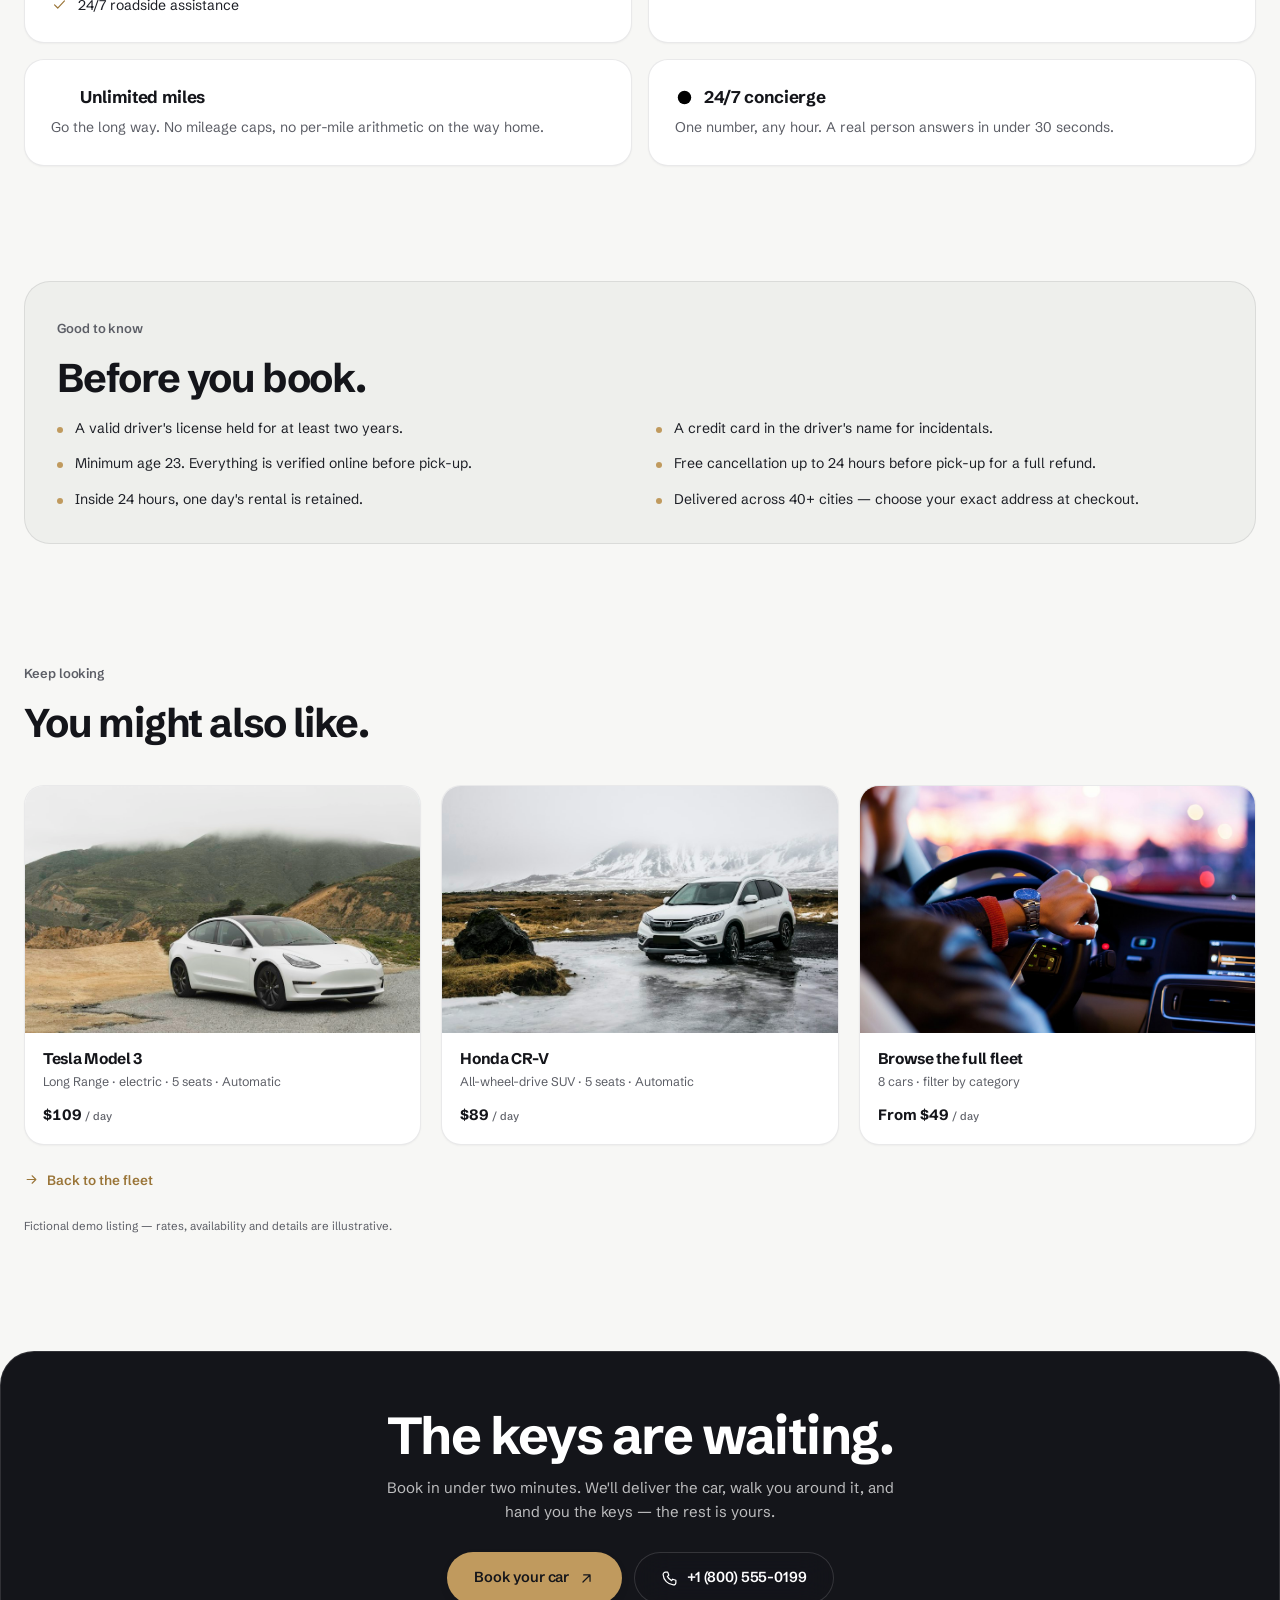
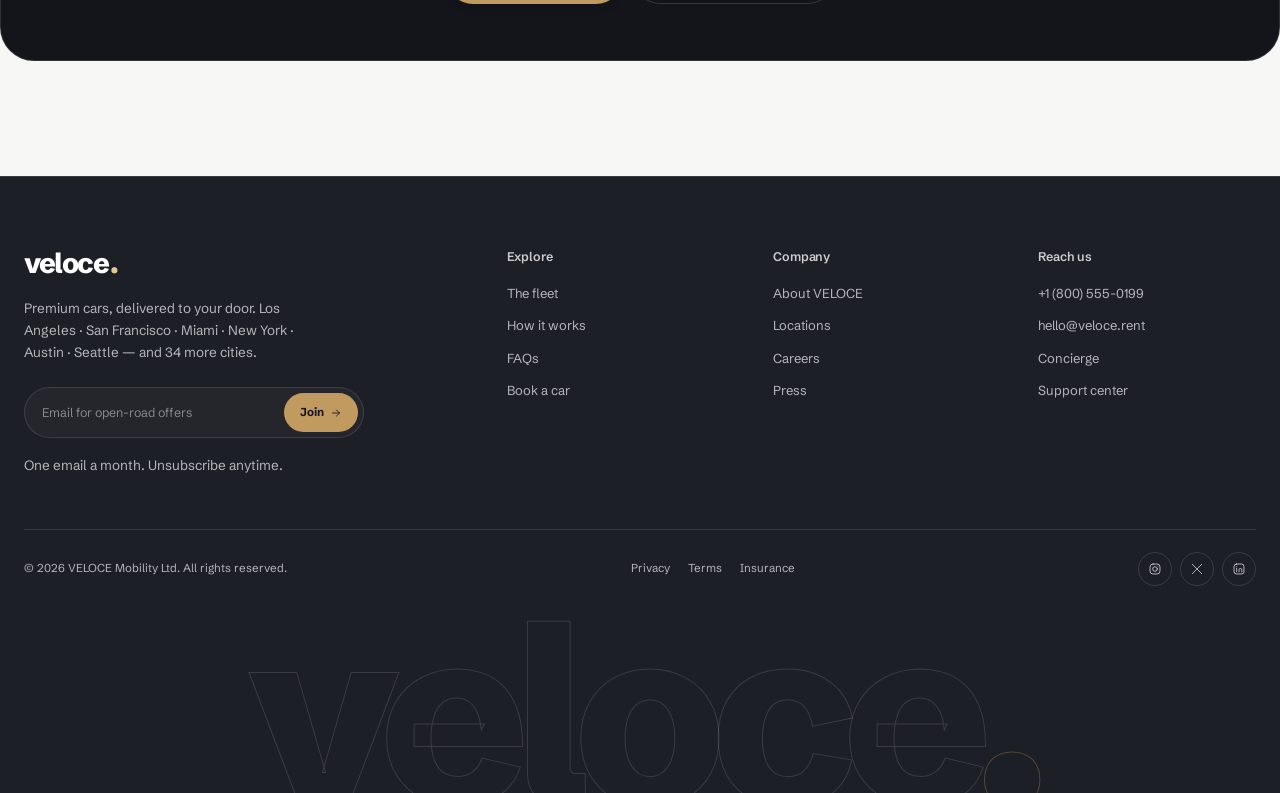
<file: cars/chevrolet-camaro-ss.html>
<!DOCTYPE html>
<html lang="en">
<head>
<meta charset="UTF-8">
<meta name="viewport" content="width=device-width, initial-scale=1.0">
<title>Chevrolet Camaro SS — Car Details | VELOCE</title>
<meta name="description" content="Rent the Chevrolet Camaro SS with VELOCE. 4-seat muscle car, manual, insurance included, unlimited miles, delivered to your door. From $139/day.">
<meta name="theme-color" content="#14151A">
<link rel="icon" href="data:image/svg+xml,%3Csvg xmlns='http://www.w3.org/2000/svg' viewBox='0 0 64 64'%3E%3Crect width='64' height='64' rx='16' fill='%2314151A'/%3E%3Cpath d='M17 20h9l6 18 6-18h9L36 48h-8L17 20Z' fill='%23C09A5E'/%3E%3C/svg%3E">
<link rel="preconnect" href="https://fonts.googleapis.com">
<link rel="preconnect" href="https://fonts.gstatic.com" crossorigin>
<link href="https://fonts.googleapis.com/css2?family=Schibsted+Grotesk:wght@400;500;600;700;800&display=swap" rel="stylesheet">
<link rel="stylesheet" href="../styles.css">
<link rel="stylesheet" href="car.css">
<script src="../app.js" defer></script>
</head>
<body>

<a class="skip-link" href="#main">Skip to the car details</a>

<!-- Icon sprite -->
<svg aria-hidden="true" style="position:absolute;width:0;height:0;overflow:hidden" xmlns="http://www.w3.org/2000/svg">
  <symbol id="i-arrow" viewBox="0 0 24 24"><path d="M5 12h14M13 6l6 6-6 6"/></symbol>
  <symbol id="i-arrow-up" viewBox="0 0 24 24"><path d="M7 17 17 7M8 7h9v9"/></symbol>
  <symbol id="i-check" viewBox="0 0 24 24"><path d="m5 12.5 4.5 4.5L19 7"/></symbol>
  <symbol id="i-alert" viewBox="0 0 24 24"><circle cx="12" cy="12" r="9"/><path d="M12 7.5v5.5M12 16.5v.1"/></symbol>
  <symbol id="i-shield" viewBox="0 0 24 24"><path d="M12 3 4.5 6v6c0 5 3.4 7.8 7.5 9 4.1-1.2 7.5-4 7.5-9V6L12 3Z"/><path d="m8.8 12 2.2 2.2 4.2-4.4"/></symbol>
  <symbol id="i-clock" viewBox="0 0 24 24"><circle cx="12" cy="12" r="8.5"/><path d="M12 7.5V12l3 2"/></symbol>
  <symbol id="i-road" viewBox="0 0 24 24"><path d="M4 21 8 3M20 21 16 3M12 4v3M12 11v3M12 18v3"/></symbol>
  <symbol id="i-key" viewBox="0 0 24 24"><circle cx="8" cy="8" r="4.5"/><path d="m11.2 11.2 8.3 8.3M16 16l2-2M18.5 18.5l2-2"/></symbol>
  <symbol id="i-car" viewBox="0 0 24 24"><path d="M5 16.5v-3l2-5h10l2 5v3"/><path d="M3 16.5h18M6 16.5v2.5M18 16.5v2.5"/><circle cx="7.5" cy="16.5" r="1.5"/><circle cx="16.5" cy="16.5" r="1.5"/></symbol>
  <symbol id="i-truck" viewBox="0 0 24 24"><path d="M3 6h10v10H3zM13 9h4l3 3v4h-7"/><circle cx="7" cy="18" r="1.6"/><circle cx="17" cy="18" r="1.6"/></symbol>
  <symbol id="i-phone" viewBox="0 0 24 24"><path d="M6.5 3h3l1.5 4.5-2 1.5a13 13 0 0 0 6 6l1.5-2L21 14.5v3A3.5 3.5 0 0 1 17.5 21 15.5 15.5 0 0 1 3 6.5 3.5 3.5 0 0 1 6.5 3Z"/></symbol>
  <symbol id="i-close" viewBox="0 0 24 24"><path d="m6 6 12 12M18 6 6 18"/></symbol>
  <symbol id="i-mail" viewBox="0 0 24 24"><rect x="3" y="5" width="18" height="14" rx="3"/><path d="m4 7 8 6 8-6"/></symbol>
  <symbol id="i-instagram" viewBox="0 0 24 24"><rect x="3.5" y="3.5" width="17" height="17" rx="5"/><circle cx="12" cy="12" r="4"/><circle cx="17.2" cy="6.8" r=".8" fill="currentColor" stroke="none"/></symbol>
  <symbol id="i-x" viewBox="0 0 24 24"><path d="M4 4l16 16M20 4 4 20"/></symbol>
  <symbol id="i-linkedin" viewBox="0 0 24 24"><rect x="3.5" y="3.5" width="17" height="17" rx="4"/><path d="M8 10.5V17M8 7.6v.1M12 17v-3.6a2.4 2.4 0 0 1 4.8 0V17"/></symbol>
</svg>

<!-- Header -->
<header class="site-header is-scrolled" id="site-header">
  <div class="container nav">
    <a class="brand" href="../index.html#top" aria-label="VELOCE home">veloce<span class="dot">.</span></a>
    <nav class="nav-links" aria-label="Main navigation">
      <a href="../index.html#fleet">Fleet</a>
      <a href="../index.html#how">How it works</a>
      <a href="../index.html#faq">Support</a>
      <a href="../index.html#contact">Locations</a>
      <a href="../about.html">About</a>
    </nav>
    <div class="nav-right">
      <a class="nav-phone" href="tel:+18005550199">
        <svg class="icon" aria-hidden="true"><use href="#i-phone"/></svg>
        +1 (800) 555-0199
      </a>
      <a class="btn btn--nav" href="../booking.html">Book now</a>
      <button class="nav-toggle" type="button" aria-label="Open menu" aria-controls="mobile-menu" aria-expanded="false">
        <span></span>
      </button>
    </div>
  </div>
</header>

<!-- Mobile drawer -->
<div class="drawer" id="mobile-menu" aria-hidden="true">
  <div class="drawer-top">
    <a class="brand" href="../index.html#top">veloce<span class="dot">.</span></a>
    <button class="drawer-close" type="button" aria-label="Close menu">
      <svg class="icon" aria-hidden="true"><use href="#i-close"/></svg>
    </button>
  </div>
  <nav class="drawer-links" aria-label="Mobile navigation">
    <a href="../index.html#fleet">Fleet</a>
    <a href="../index.html#how">How it works</a>
    <a href="../index.html#faq">Support</a>
    <a href="../index.html#contact">Locations</a>
    <a href="../about.html">About</a>
  </nav>
  <div class="drawer-foot">
    <a class="btn btn--accent" href="../booking.html">Book a car <svg class="icon arr" aria-hidden="true"><use href="#i-arrow-up"/></svg></a>
    <p>Concierge <a class="plain" href="tel:+18005550199">+1 (800) 555-0199</a><br>Every day, around the clock.</p>
  </div>
</div>

<main id="main">

  <!-- Car hero -->
  <section class="cd-hero" aria-labelledby="car-title">
    <div class="container">
      <nav class="cd-breadcrumb" aria-label="Breadcrumb">
        <a href="../index.html#fleet">Fleet</a>
        <span aria-hidden="true">/</span>
        <span aria-current="page">Chevrolet Camaro SS</span>
      </nav>

      <div class="cd-hero-grid">
        <div>
          <span class="eyebrow">Muscle car · Sport</span>
          <h1 class="cd-title" id="car-title">Chevrolet Camaro SS</h1>
          <p class="cd-sub">American muscle with a bold stance, commanding presence and thrilling manual driving — delivered ready to drive.</p>

          <div class="cd-meta">
            <span class="cd-rating"><span class="star" aria-hidden="true">★</span> 4.8 <span class="sr-only">out of 5</span></span>
            <span class="cd-chip">4 seats</span>
            <span class="cd-chip">Manual</span>
            <span class="cd-chip">Petrol</span>
            <span class="cd-chip">Available</span>
          </div>

          <div class="cd-price"><b>$139</b><span>/ day · all-in, insurance included</span></div>

          <div class="cd-actions">
            <a class="btn btn--accent" href="../booking.html?car=Chevrolet%20Camaro%20SS">Book this car <svg class="icon arr" aria-hidden="true"><use href="#i-arrow-up"/></svg></a>
            <a class="btn btn--surface" href="../index.html#fleet">Back to fleet</a>
          </div>
        </div>

        <div class="cd-media">
          <span class="cd-badge">Available</span>
          <img src="../assets/car-camaro.jpg" alt="White Chevrolet Camaro in a dark garage" width="900" height="660">
        </div>
      </div>
    </div>
  </section>

  <!-- Specs -->
  <section class="cd-section" aria-labelledby="specs-title">
    <div class="container">
      <div class="cd-head">
        <span class="eyebrow">At a glance</span>
        <h2 id="specs-title">The <em>specs.</em></h2>
      </div>
      <dl class="cd-specs">
        <div class="cd-spec"><dt>Category</dt><dd>Muscle car</dd></div>
        <div class="cd-spec"><dt>Seats</dt><dd>4</dd></div>
        <div class="cd-spec"><dt>Transmission</dt><dd>Manual</dd></div>
        <div class="cd-spec"><dt>Fuel</dt><dd>Petrol</dd></div>
        <div class="cd-spec"><dt>Price</dt><dd>$139 / day</dd></div>
        <div class="cd-spec"><dt>Mileage</dt><dd>Unlimited</dd></div>
        <div class="cd-spec"><dt>Min. age</dt><dd>23</dd></div>
        <div class="cd-spec"><dt>Rating</dt><dd>4.8 ★</dd></div>
      </dl>
    </div>
  </section>

  <!-- What's included -->
  <section class="cd-section" aria-labelledby="included-title">
    <div class="container">
      <div class="cd-head">
        <span class="eyebrow">Every rental</span>
        <h2 id="included-title">Everything <em>included.</em></h2>
        <p>No upsells at the door. The price you see is the price you pay.</p>
      </div>
      <div class="cd-grid-2">
        <div class="cd-card">
          <h3><svg aria-hidden="true"><use href="#i-shield"/></svg> Covered before you roll</h3>
          <p>Comprehensive protection is standard on every booking — nothing to add at checkout.</p>
          <ul class="cd-checklist" style="margin-top:16px">
            <li><svg class="icon" aria-hidden="true"><use href="#i-check"/></svg> Collision damage waiver</li>
            <li><svg class="icon" aria-hidden="true"><use href="#i-check"/></svg> Theft protection</li>
            <li><svg class="icon" aria-hidden="true"><use href="#i-check"/></svg> Third-party liability</li>
            <li><svg class="icon" aria-hidden="true"><use href="#i-check"/></svg> 24/7 roadside assistance</li>
          </ul>
        </div>
        <div class="cd-card">
          <h3><svg aria-hidden="true"><use href="#i-truck"/></svg> Door-to-door delivery</h3>
          <p>Home, hotel, office or arrivals. A real person meets you with the keys and walks you around the car.</p>
          <ul class="cd-checklist" style="margin-top:16px">
            <li><svg class="icon" aria-hidden="true"><use href="#i-check"/></svg> First 25 km of delivery on us</li>
            <li><svg class="icon" aria-hidden="true"><use href="#i-check"/></svg> Handover in about four minutes</li>
            <li><svg class="icon" aria-hidden="true"><use href="#i-check"/></svg> Return it where you picked it up</li>
          </ul>
        </div>
        <div class="cd-card">
          <h3><svg aria-hidden="true"><use href="#i-road"/></svg> Unlimited miles</h3>
          <p>Go the long way. No mileage caps, no per-mile arithmetic on the way home.</p>
        </div>
        <div class="cd-card">
          <h3><svg aria-hidden="true"><use href="#i-clock"/></svg> 24/7 concierge</h3>
          <p>One number, any hour. A real person answers in under 30 seconds.</p>
        </div>
      </div>
    </div>
  </section>

  <!-- Rental details -->
  <section class="cd-section" aria-labelledby="rental-title">
    <div class="container">
      <div class="cd-rental">
        <div class="cd-head" style="margin-bottom:0">
          <span class="eyebrow">Good to know</span>
          <h2 id="rental-title">Before you <em>book.</em></h2>
        </div>
        <ul class="cd-rental-list">
          <li>A valid driver's license held for at least two years.</li>
          <li>A credit card in the driver's name for incidentals.</li>
          <li>Minimum age 23. Everything is verified online before pick-up.</li>
          <li>Free cancellation up to 24 hours before pick-up for a full refund.</li>
          <li>Inside 24 hours, one day's rental is retained.</li>
          <li>Delivered across 40+ cities — choose your exact address at checkout.</li>
        </ul>
      </div>
    </div>
  </section>

  <!-- Related cars -->
  <section class="cd-section" aria-labelledby="related-title">
    <div class="container">
      <div class="cd-head">
        <span class="eyebrow">Keep looking</span>
        <h2 id="related-title">You might also <em>like.</em></h2>
      </div>
      <div class="cd-related">
        <a class="cd-related-card" href="tesla-model-3.html">
          <div class="cd-related-media"><img src="../assets/car-tesla.jpg" alt="White Tesla Model 3 on a mountain road" width="900" height="660" loading="lazy"></div>
          <div class="cd-related-body"><h3>Tesla Model 3</h3><p>Long Range · electric · 5 seats · Automatic</p><div class="cd-related-price">$109 <span>/ day</span></div></div>
        </a>
        <a class="cd-related-card" href="honda-cr-v.html">
          <div class="cd-related-media"><img src="../assets/car-crv.jpg" alt="White Honda CR-V parked on a snowy highland road" width="900" height="660" loading="lazy"></div>
          <div class="cd-related-body"><h3>Honda CR-V</h3><p>All-wheel-drive SUV · 5 seats · Automatic</p><div class="cd-related-price">$89 <span>/ day</span></div></div>
        </a>
        <a class="cd-related-card" href="../index.html#fleet">
          <div class="cd-related-media"><img src="../assets/lifestyle-drive.jpg" alt="A driver's hand on the wheel with the city lights ahead" width="1200" height="900" loading="lazy"></div>
          <div class="cd-related-body"><h3>Browse the full fleet</h3><p>8 cars · filter by category</p><div class="cd-related-price">From $49 <span>/ day</span></div></div>
        </a>
      </div>
      <a class="cd-back" href="../index.html#fleet"><svg class="icon" aria-hidden="true"><use href="#i-arrow"/></svg> Back to the fleet</a>
      <p class="cd-demo">Fictional demo listing — rates, availability and details are illustrative.</p>
    </div>
  </section>

  <!-- CTA -->
  <section class="cd-cta" aria-labelledby="cd-cta-title">
    <div>
      <h2 id="cd-cta-title">The keys are <em>waiting.</em></h2>
      <p>Book in under two minutes. We'll deliver the car, walk you around it, and hand you the keys — the rest is yours.</p>
      <div class="cd-actions">
        <a class="btn btn--accent" href="../booking.html?car=Chevrolet%20Camaro%20SS">Book your car <svg class="icon arr" aria-hidden="true"><use href="#i-arrow-up"/></svg></a>
        <a class="btn btn--ghost" href="tel:+18005550199"><svg class="icon" aria-hidden="true"><use href="#i-phone"/></svg> +1 (800) 555-0199</a>
      </div>
    </div>
  </section>

</main>

<!-- Footer -->
<footer class="site-footer" id="contact">
  <div class="container">
    <div class="footer-top">
      <div class="footer-brand">
        <a class="brand" href="../index.html#top" aria-label="VELOCE home">veloce<span class="dot">.</span></a>
        <p>Premium cars, delivered to your door. Los Angeles · San Francisco · Miami · New York · Austin · Seattle — and 34 more cities.</p>
        <form class="newsletter" id="newsletter-form">
          <label class="sr-only" for="newsletter-email">Email address</label>
          <input type="email" id="newsletter-email" name="email" placeholder="Email for open-road offers" required>
          <button type="submit">Join <svg class="icon" aria-hidden="true"><use href="#i-arrow"/></svg></button>
        </form>
        <p class="newsletter-note">One email a month. Unsubscribe anytime.</p>
      </div>

      <div class="footer-col">
        <h3>Explore</h3>
        <nav class="footer-links" aria-label="Explore">
          <a href="../index.html#fleet">The fleet</a>
          <a href="../index.html#how">How it works</a>
          <a href="../index.html#faq">FAQs</a>
          <a href="../booking.html">Book a car</a>
        </nav>
      </div>

      <div class="footer-col">
        <h3>Company</h3>
        <nav class="footer-links" aria-label="Company">
          <a href="../about.html">About VELOCE</a>
          <a href="../index.html#contact">Locations</a>
          <a href="../careers.html">Careers</a>
          <a href="mailto:press@veloce.rent">Press</a>
        </nav>
      </div>

      <div class="footer-col">
        <h3>Reach us</h3>
        <nav class="footer-links" aria-label="Contact">
          <a href="tel:+18005550199">+1 (800) 555-0199</a>
          <a href="mailto:hello@veloce.rent">hello@veloce.rent</a>
          <a href="mailto:concierge@veloce.rent">Concierge</a>
          <a href="../index.html#support">Support center</a>
        </nav>
      </div>
    </div>

    <div class="footer-bottom">
      <span>© <span id="year">2026</span> VELOCE Mobility Ltd. All rights reserved.</span>
      <div class="footer-legal">
        <a href="../index.html#faq">Privacy</a>
        <a href="../index.html#faq">Terms</a>
        <a href="../index.html#faq">Insurance</a>
      </div>
      <div class="socials">
        <a href="../index.html#top" aria-label="VELOCE on Instagram"><svg class="icon" aria-hidden="true"><use href="#i-instagram"/></svg></a>
        <a href="../index.html#top" aria-label="VELOCE on X"><svg class="icon" aria-hidden="true"><use href="#i-x"/></svg></a>
        <a href="../index.html#top" aria-label="VELOCE on LinkedIn"><svg class="icon" aria-hidden="true"><use href="#i-linkedin"/></svg></a>
      </div>
    </div>

    <div class="footer-word" aria-hidden="true">veloce<span class="dot">.</span></div>
  </div>
</footer>

<div class="toast" id="toast" role="status" aria-live="polite">
  <svg id="toast-icon" aria-hidden="true"><use href="#i-check"/></svg>
  <span id="toast-text"></span>
</div>

</body>
</html>
</file>
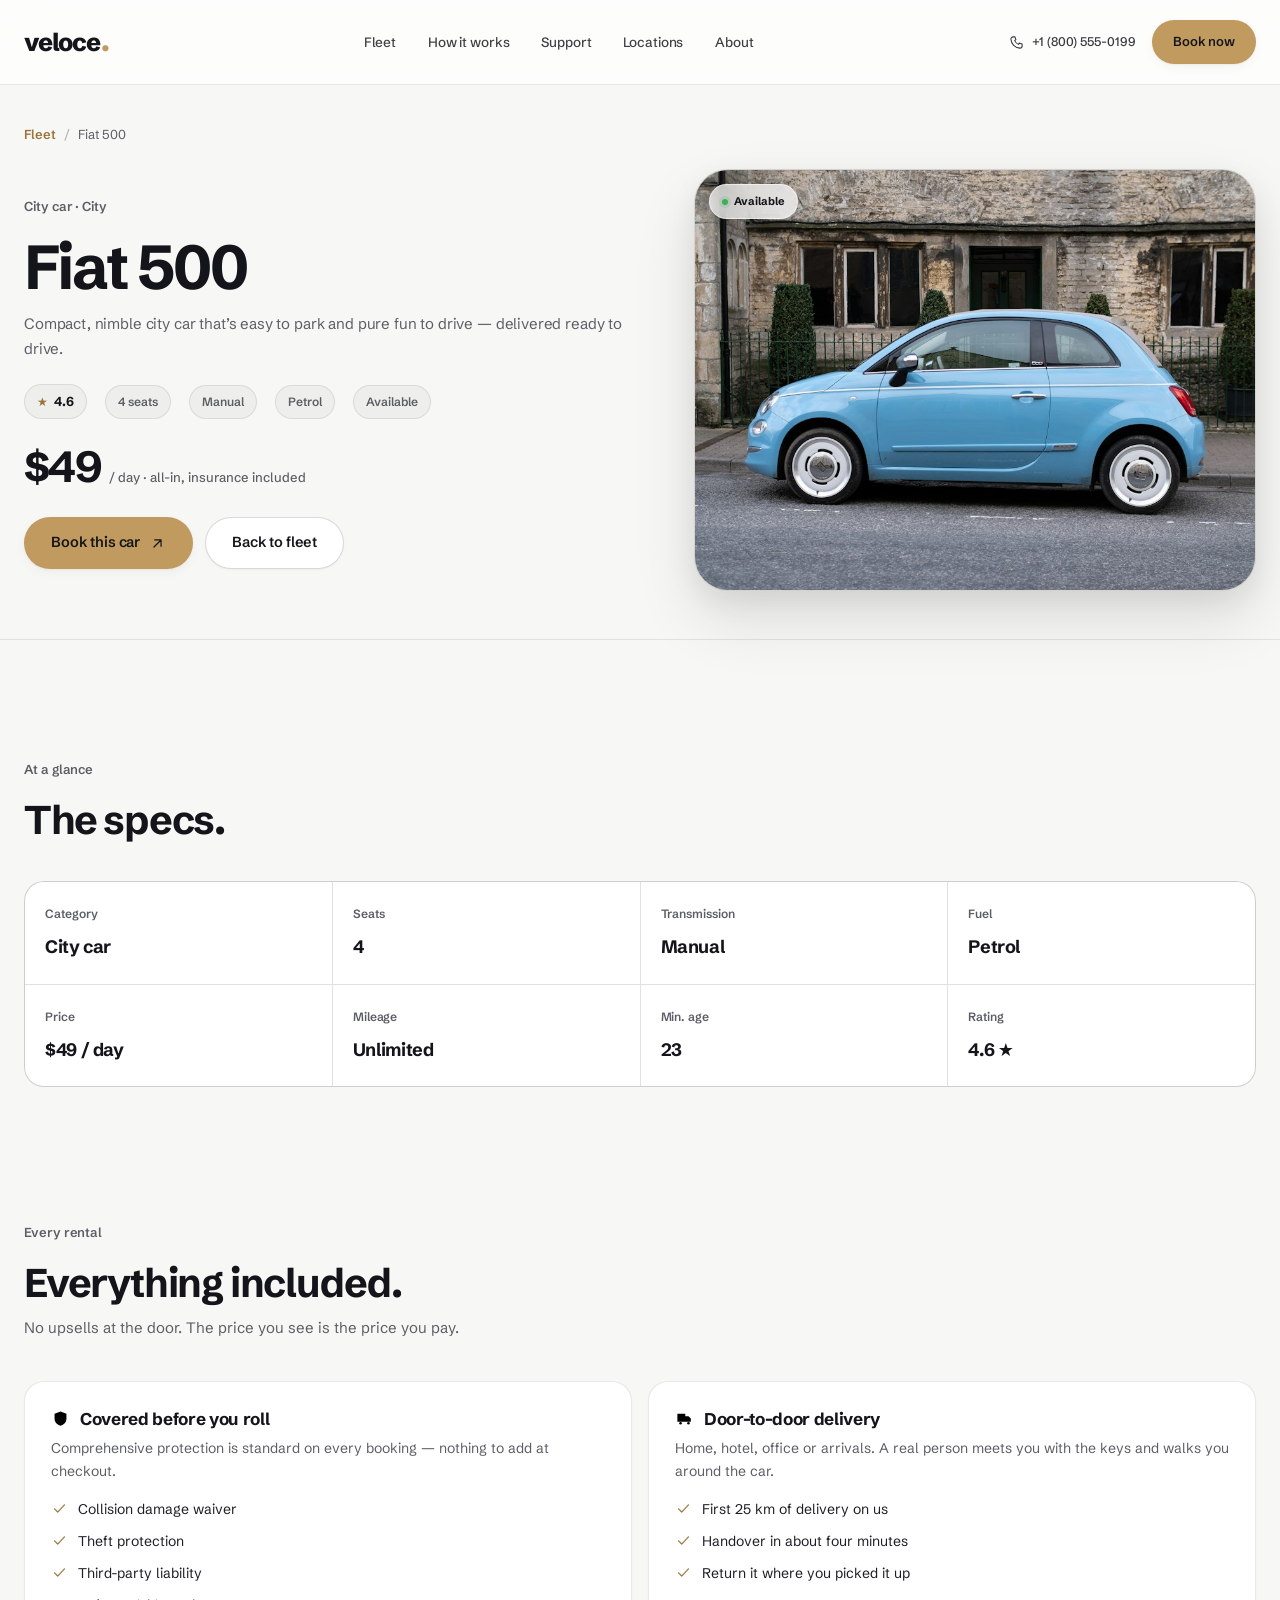
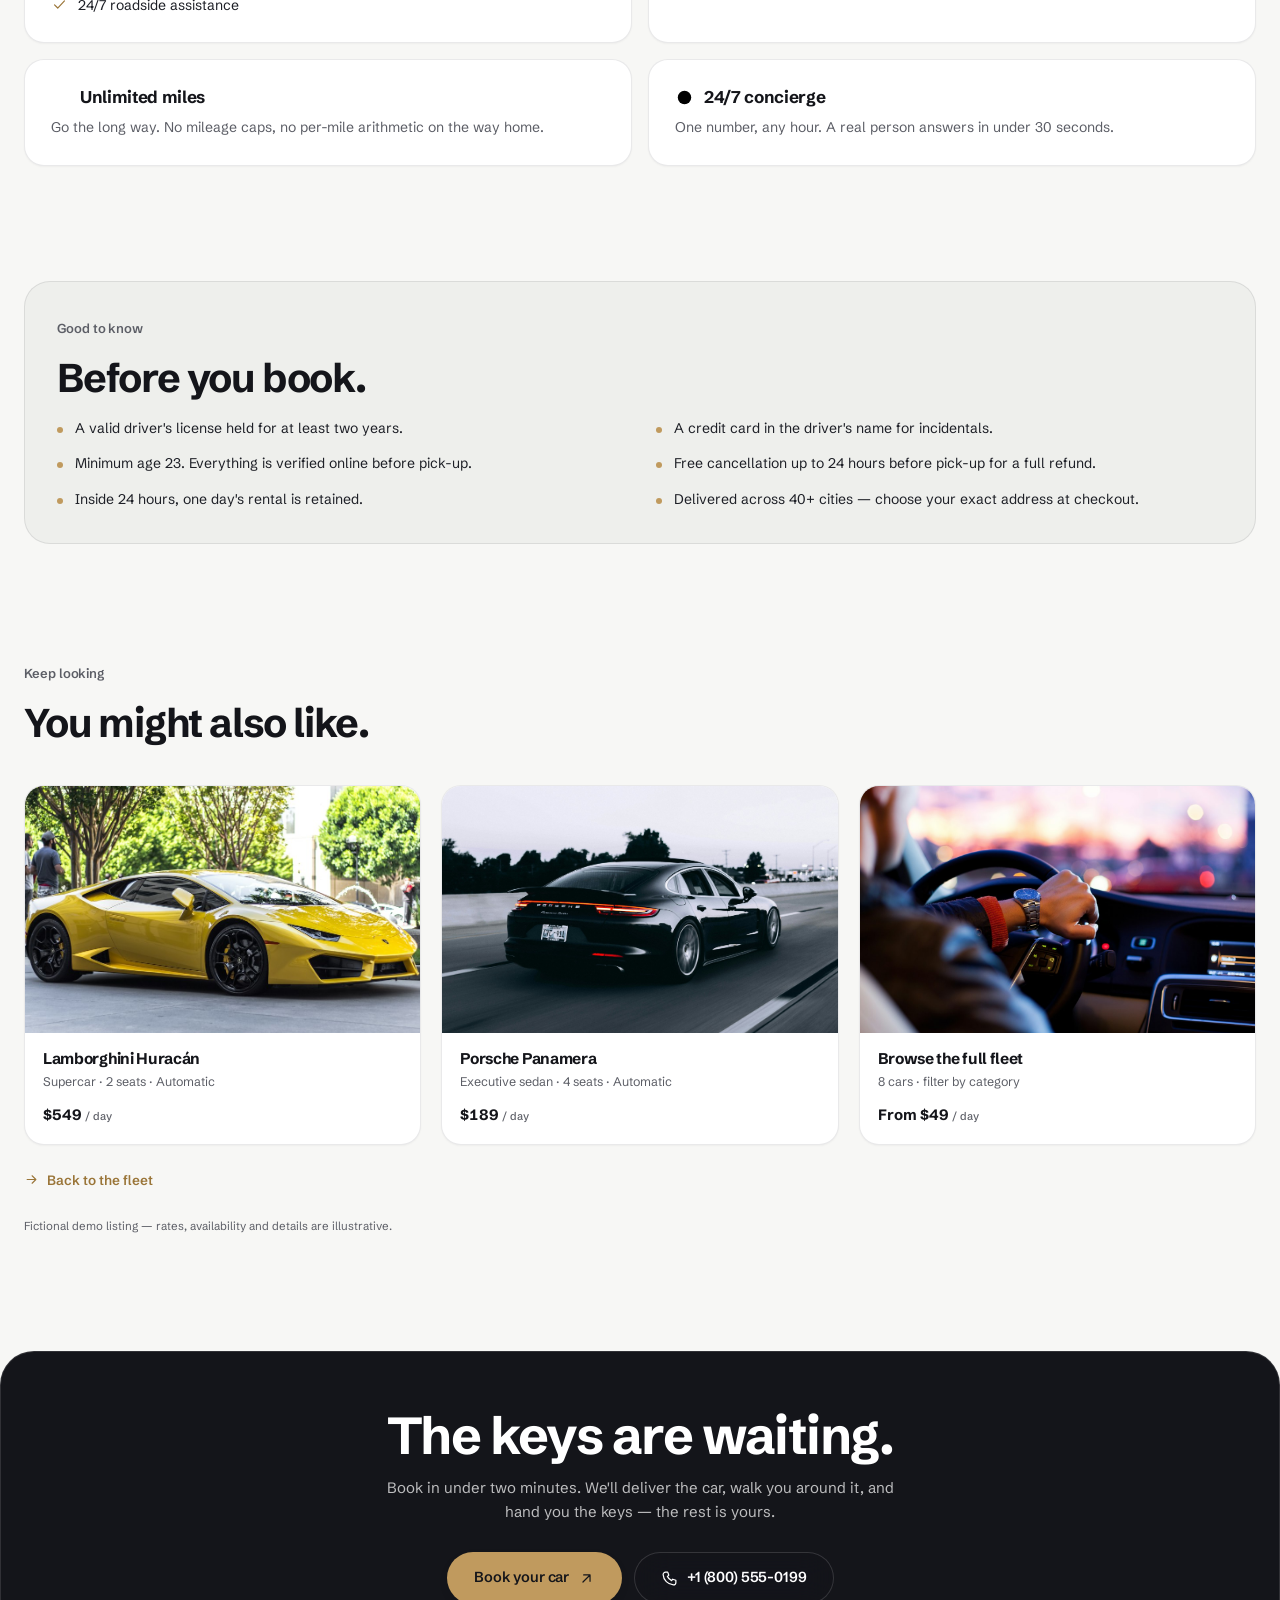
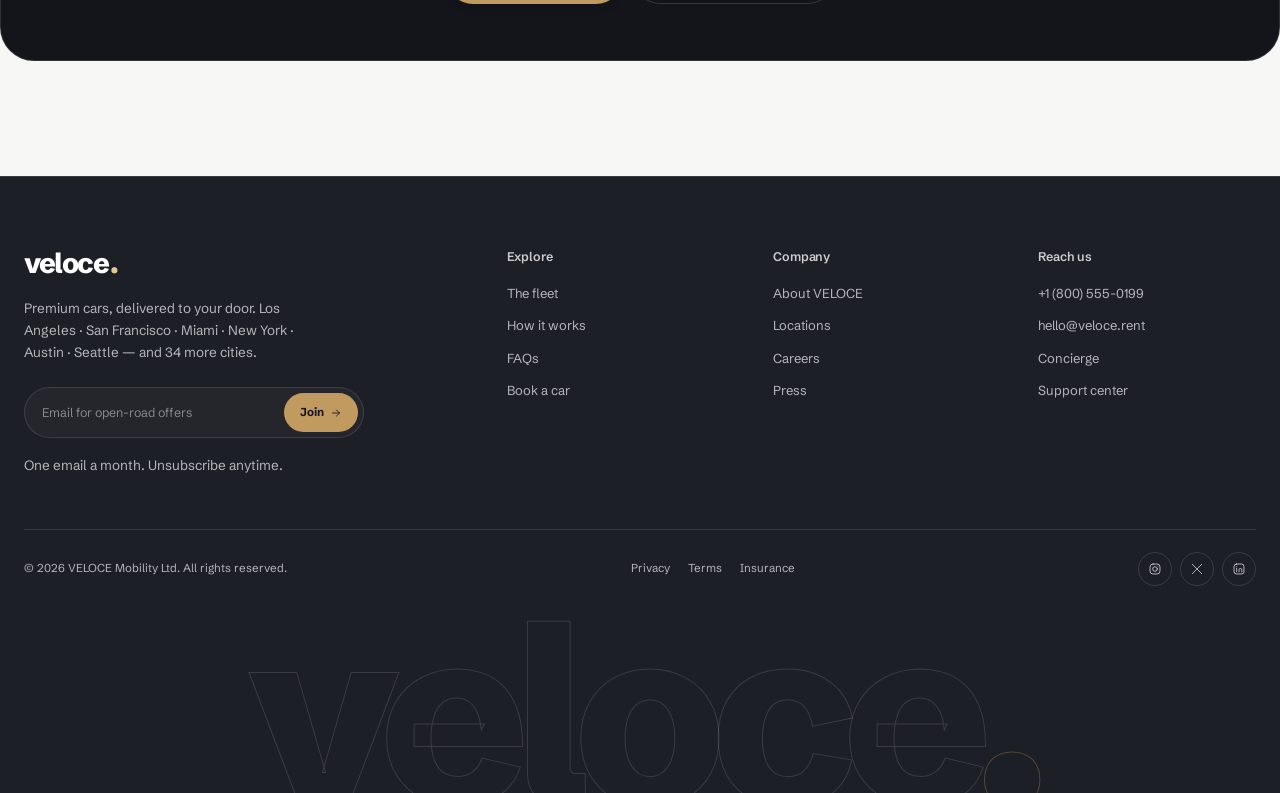
<file: cars/fiat-500.html>
<!DOCTYPE html>
<html lang="en">
<head>
<meta charset="UTF-8">
<meta name="viewport" content="width=device-width, initial-scale=1.0">
<title>Fiat 500 — Car Details | VELOCE</title>
<meta name="description" content="Rent the Fiat 500 with VELOCE. 4-seat city car, manual, insurance included, unlimited miles, delivered to your door. From $49/day.">
<meta name="theme-color" content="#14151A">
<link rel="icon" href="data:image/svg+xml,%3Csvg xmlns='http://www.w3.org/2000/svg' viewBox='0 0 64 64'%3E%3Crect width='64' height='64' rx='16' fill='%2314151A'/%3E%3Cpath d='M17 20h9l6 18 6-18h9L36 48h-8L17 20Z' fill='%23C09A5E'/%3E%3C/svg%3E">
<link rel="preconnect" href="https://fonts.googleapis.com">
<link rel="preconnect" href="https://fonts.gstatic.com" crossorigin>
<link href="https://fonts.googleapis.com/css2?family=Schibsted+Grotesk:wght@400;500;600;700;800&display=swap" rel="stylesheet">
<link rel="stylesheet" href="../styles.css">
<link rel="stylesheet" href="car.css">
<script src="../app.js" defer></script>
</head>
<body>

<a class="skip-link" href="#main">Skip to the car details</a>

<!-- Icon sprite -->
<svg aria-hidden="true" style="position:absolute;width:0;height:0;overflow:hidden" xmlns="http://www.w3.org/2000/svg">
  <symbol id="i-arrow" viewBox="0 0 24 24"><path d="M5 12h14M13 6l6 6-6 6"/></symbol>
  <symbol id="i-arrow-up" viewBox="0 0 24 24"><path d="M7 17 17 7M8 7h9v9"/></symbol>
  <symbol id="i-check" viewBox="0 0 24 24"><path d="m5 12.5 4.5 4.5L19 7"/></symbol>
  <symbol id="i-alert" viewBox="0 0 24 24"><circle cx="12" cy="12" r="9"/><path d="M12 7.5v5.5M12 16.5v.1"/></symbol>
  <symbol id="i-shield" viewBox="0 0 24 24"><path d="M12 3 4.5 6v6c0 5 3.4 7.8 7.5 9 4.1-1.2 7.5-4 7.5-9V6L12 3Z"/><path d="m8.8 12 2.2 2.2 4.2-4.4"/></symbol>
  <symbol id="i-clock" viewBox="0 0 24 24"><circle cx="12" cy="12" r="8.5"/><path d="M12 7.5V12l3 2"/></symbol>
  <symbol id="i-road" viewBox="0 0 24 24"><path d="M4 21 8 3M20 21 16 3M12 4v3M12 11v3M12 18v3"/></symbol>
  <symbol id="i-key" viewBox="0 0 24 24"><circle cx="8" cy="8" r="4.5"/><path d="m11.2 11.2 8.3 8.3M16 16l2-2M18.5 18.5l2-2"/></symbol>
  <symbol id="i-car" viewBox="0 0 24 24"><path d="M5 16.5v-3l2-5h10l2 5v3"/><path d="M3 16.5h18M6 16.5v2.5M18 16.5v2.5"/><circle cx="7.5" cy="16.5" r="1.5"/><circle cx="16.5" cy="16.5" r="1.5"/></symbol>
  <symbol id="i-truck" viewBox="0 0 24 24"><path d="M3 6h10v10H3zM13 9h4l3 3v4h-7"/><circle cx="7" cy="18" r="1.6"/><circle cx="17" cy="18" r="1.6"/></symbol>
  <symbol id="i-phone" viewBox="0 0 24 24"><path d="M6.5 3h3l1.5 4.5-2 1.5a13 13 0 0 0 6 6l1.5-2L21 14.5v3A3.5 3.5 0 0 1 17.5 21 15.5 15.5 0 0 1 3 6.5 3.5 3.5 0 0 1 6.5 3Z"/></symbol>
  <symbol id="i-close" viewBox="0 0 24 24"><path d="m6 6 12 12M18 6 6 18"/></symbol>
  <symbol id="i-mail" viewBox="0 0 24 24"><rect x="3" y="5" width="18" height="14" rx="3"/><path d="m4 7 8 6 8-6"/></symbol>
  <symbol id="i-instagram" viewBox="0 0 24 24"><rect x="3.5" y="3.5" width="17" height="17" rx="5"/><circle cx="12" cy="12" r="4"/><circle cx="17.2" cy="6.8" r=".8" fill="currentColor" stroke="none"/></symbol>
  <symbol id="i-x" viewBox="0 0 24 24"><path d="M4 4l16 16M20 4 4 20"/></symbol>
  <symbol id="i-linkedin" viewBox="0 0 24 24"><rect x="3.5" y="3.5" width="17" height="17" rx="4"/><path d="M8 10.5V17M8 7.6v.1M12 17v-3.6a2.4 2.4 0 0 1 4.8 0V17"/></symbol>
</svg>

<!-- Header -->
<header class="site-header is-scrolled" id="site-header">
  <div class="container nav">
    <a class="brand" href="../index.html#top" aria-label="VELOCE home">veloce<span class="dot">.</span></a>
    <nav class="nav-links" aria-label="Main navigation">
      <a href="../index.html#fleet">Fleet</a>
      <a href="../index.html#how">How it works</a>
      <a href="../index.html#faq">Support</a>
      <a href="../index.html#contact">Locations</a>
      <a href="../about.html">About</a>
    </nav>
    <div class="nav-right">
      <a class="nav-phone" href="tel:+18005550199">
        <svg class="icon" aria-hidden="true"><use href="#i-phone"/></svg>
        +1 (800) 555-0199
      </a>
      <a class="btn btn--nav" href="../booking.html">Book now</a>
      <button class="nav-toggle" type="button" aria-label="Open menu" aria-controls="mobile-menu" aria-expanded="false">
        <span></span>
      </button>
    </div>
  </div>
</header>

<!-- Mobile drawer -->
<div class="drawer" id="mobile-menu" aria-hidden="true">
  <div class="drawer-top">
    <a class="brand" href="../index.html#top">veloce<span class="dot">.</span></a>
    <button class="drawer-close" type="button" aria-label="Close menu">
      <svg class="icon" aria-hidden="true"><use href="#i-close"/></svg>
    </button>
  </div>
  <nav class="drawer-links" aria-label="Mobile navigation">
    <a href="../index.html#fleet">Fleet</a>
    <a href="../index.html#how">How it works</a>
    <a href="../index.html#faq">Support</a>
    <a href="../index.html#contact">Locations</a>
    <a href="../about.html">About</a>
  </nav>
  <div class="drawer-foot">
    <a class="btn btn--accent" href="../booking.html">Book a car <svg class="icon arr" aria-hidden="true"><use href="#i-arrow-up"/></svg></a>
    <p>Concierge <a class="plain" href="tel:+18005550199">+1 (800) 555-0199</a><br>Every day, around the clock.</p>
  </div>
</div>

<main id="main">

  <!-- Car hero -->
  <section class="cd-hero" aria-labelledby="car-title">
    <div class="container">
      <nav class="cd-breadcrumb" aria-label="Breadcrumb">
        <a href="../index.html#fleet">Fleet</a>
        <span aria-hidden="true">/</span>
        <span aria-current="page">Fiat 500</span>
      </nav>

      <div class="cd-hero-grid">
        <div>
          <span class="eyebrow">City car · City</span>
          <h1 class="cd-title" id="car-title">Fiat 500</h1>
          <p class="cd-sub">Compact, nimble city car that’s easy to park and pure fun to drive — delivered ready to drive.</p>

          <div class="cd-meta">
            <span class="cd-rating"><span class="star" aria-hidden="true">★</span> 4.6 <span class="sr-only">out of 5</span></span>
            <span class="cd-chip">4 seats</span>
            <span class="cd-chip">Manual</span>
            <span class="cd-chip">Petrol</span>
            <span class="cd-chip">Available</span>
          </div>

          <div class="cd-price"><b>$49</b><span>/ day · all-in, insurance included</span></div>

          <div class="cd-actions">
            <a class="btn btn--accent" href="../booking.html?car=Fiat%20500">Book this car <svg class="icon arr" aria-hidden="true"><use href="#i-arrow-up"/></svg></a>
            <a class="btn btn--surface" href="../index.html#fleet">Back to fleet</a>
          </div>
        </div>

        <div class="cd-media">
          <span class="cd-badge">Available</span>
          <img src="../assets/car-fiat.jpg" alt="Light blue Fiat 500 parked on a cobbled city street" width="900" height="660">
        </div>
      </div>
    </div>
  </section>

  <!-- Specs -->
  <section class="cd-section" aria-labelledby="specs-title">
    <div class="container">
      <div class="cd-head">
        <span class="eyebrow">At a glance</span>
        <h2 id="specs-title">The <em>specs.</em></h2>
      </div>
      <dl class="cd-specs">
        <div class="cd-spec"><dt>Category</dt><dd>City car</dd></div>
        <div class="cd-spec"><dt>Seats</dt><dd>4</dd></div>
        <div class="cd-spec"><dt>Transmission</dt><dd>Manual</dd></div>
        <div class="cd-spec"><dt>Fuel</dt><dd>Petrol</dd></div>
        <div class="cd-spec"><dt>Price</dt><dd>$49 / day</dd></div>
        <div class="cd-spec"><dt>Mileage</dt><dd>Unlimited</dd></div>
        <div class="cd-spec"><dt>Min. age</dt><dd>23</dd></div>
        <div class="cd-spec"><dt>Rating</dt><dd>4.6 ★</dd></div>
      </dl>
    </div>
  </section>

  <!-- What's included -->
  <section class="cd-section" aria-labelledby="included-title">
    <div class="container">
      <div class="cd-head">
        <span class="eyebrow">Every rental</span>
        <h2 id="included-title">Everything <em>included.</em></h2>
        <p>No upsells at the door. The price you see is the price you pay.</p>
      </div>
      <div class="cd-grid-2">
        <div class="cd-card">
          <h3><svg aria-hidden="true"><use href="#i-shield"/></svg> Covered before you roll</h3>
          <p>Comprehensive protection is standard on every booking — nothing to add at checkout.</p>
          <ul class="cd-checklist" style="margin-top:16px">
            <li><svg class="icon" aria-hidden="true"><use href="#i-check"/></svg> Collision damage waiver</li>
            <li><svg class="icon" aria-hidden="true"><use href="#i-check"/></svg> Theft protection</li>
            <li><svg class="icon" aria-hidden="true"><use href="#i-check"/></svg> Third-party liability</li>
            <li><svg class="icon" aria-hidden="true"><use href="#i-check"/></svg> 24/7 roadside assistance</li>
          </ul>
        </div>
        <div class="cd-card">
          <h3><svg aria-hidden="true"><use href="#i-truck"/></svg> Door-to-door delivery</h3>
          <p>Home, hotel, office or arrivals. A real person meets you with the keys and walks you around the car.</p>
          <ul class="cd-checklist" style="margin-top:16px">
            <li><svg class="icon" aria-hidden="true"><use href="#i-check"/></svg> First 25 km of delivery on us</li>
            <li><svg class="icon" aria-hidden="true"><use href="#i-check"/></svg> Handover in about four minutes</li>
            <li><svg class="icon" aria-hidden="true"><use href="#i-check"/></svg> Return it where you picked it up</li>
          </ul>
        </div>
        <div class="cd-card">
          <h3><svg aria-hidden="true"><use href="#i-road"/></svg> Unlimited miles</h3>
          <p>Go the long way. No mileage caps, no per-mile arithmetic on the way home.</p>
        </div>
        <div class="cd-card">
          <h3><svg aria-hidden="true"><use href="#i-clock"/></svg> 24/7 concierge</h3>
          <p>One number, any hour. A real person answers in under 30 seconds.</p>
        </div>
      </div>
    </div>
  </section>

  <!-- Rental details -->
  <section class="cd-section" aria-labelledby="rental-title">
    <div class="container">
      <div class="cd-rental">
        <div class="cd-head" style="margin-bottom:0">
          <span class="eyebrow">Good to know</span>
          <h2 id="rental-title">Before you <em>book.</em></h2>
        </div>
        <ul class="cd-rental-list">
          <li>A valid driver's license held for at least two years.</li>
          <li>A credit card in the driver's name for incidentals.</li>
          <li>Minimum age 23. Everything is verified online before pick-up.</li>
          <li>Free cancellation up to 24 hours before pick-up for a full refund.</li>
          <li>Inside 24 hours, one day's rental is retained.</li>
          <li>Delivered across 40+ cities — choose your exact address at checkout.</li>
        </ul>
      </div>
    </div>
  </section>

  <!-- Related cars -->
  <section class="cd-section" aria-labelledby="related-title">
    <div class="container">
      <div class="cd-head">
        <span class="eyebrow">Keep looking</span>
        <h2 id="related-title">You might also <em>like.</em></h2>
      </div>
      <div class="cd-related">
        <a class="cd-related-card" href="lamborghini-huracan.html">
          <div class="cd-related-media"><img src="../assets/car-lambo.jpg" alt="Yellow Lamborghini Huracán parked on a city plaza" width="900" height="660" loading="lazy"></div>
          <div class="cd-related-body"><h3>Lamborghini Huracán</h3><p>Supercar · 2 seats · Automatic</p><div class="cd-related-price">$549 <span>/ day</span></div></div>
        </a>
        <a class="cd-related-card" href="porsche-panamera.html">
          <div class="cd-related-media"><img src="../assets/hero-panamera.jpg" alt="Porsche Panamera executive sedan" width="2000" height="1333" loading="lazy"></div>
          <div class="cd-related-body"><h3>Porsche Panamera</h3><p>Executive sedan · 4 seats · Automatic</p><div class="cd-related-price">$189 <span>/ day</span></div></div>
        </a>
        <a class="cd-related-card" href="../index.html#fleet">
          <div class="cd-related-media"><img src="../assets/lifestyle-drive.jpg" alt="A driver's hand on the wheel with the city lights ahead" width="1200" height="900" loading="lazy"></div>
          <div class="cd-related-body"><h3>Browse the full fleet</h3><p>8 cars · filter by category</p><div class="cd-related-price">From $49 <span>/ day</span></div></div>
        </a>
      </div>
      <a class="cd-back" href="../index.html#fleet"><svg class="icon" aria-hidden="true"><use href="#i-arrow"/></svg> Back to the fleet</a>
      <p class="cd-demo">Fictional demo listing — rates, availability and details are illustrative.</p>
    </div>
  </section>

  <!-- CTA -->
  <section class="cd-cta" aria-labelledby="cd-cta-title">
    <div>
      <h2 id="cd-cta-title">The keys are <em>waiting.</em></h2>
      <p>Book in under two minutes. We'll deliver the car, walk you around it, and hand you the keys — the rest is yours.</p>
      <div class="cd-actions">
        <a class="btn btn--accent" href="../booking.html?car=Fiat%20500">Book your car <svg class="icon arr" aria-hidden="true"><use href="#i-arrow-up"/></svg></a>
        <a class="btn btn--ghost" href="tel:+18005550199"><svg class="icon" aria-hidden="true"><use href="#i-phone"/></svg> +1 (800) 555-0199</a>
      </div>
    </div>
  </section>

</main>

<!-- Footer -->
<footer class="site-footer" id="contact">
  <div class="container">
    <div class="footer-top">
      <div class="footer-brand">
        <a class="brand" href="../index.html#top" aria-label="VELOCE home">veloce<span class="dot">.</span></a>
        <p>Premium cars, delivered to your door. Los Angeles · San Francisco · Miami · New York · Austin · Seattle — and 34 more cities.</p>
        <form class="newsletter" id="newsletter-form">
          <label class="sr-only" for="newsletter-email">Email address</label>
          <input type="email" id="newsletter-email" name="email" placeholder="Email for open-road offers" required>
          <button type="submit">Join <svg class="icon" aria-hidden="true"><use href="#i-arrow"/></svg></button>
        </form>
        <p class="newsletter-note">One email a month. Unsubscribe anytime.</p>
      </div>

      <div class="footer-col">
        <h3>Explore</h3>
        <nav class="footer-links" aria-label="Explore">
          <a href="../index.html#fleet">The fleet</a>
          <a href="../index.html#how">How it works</a>
          <a href="../index.html#faq">FAQs</a>
          <a href="../booking.html">Book a car</a>
        </nav>
      </div>

      <div class="footer-col">
        <h3>Company</h3>
        <nav class="footer-links" aria-label="Company">
          <a href="../about.html">About VELOCE</a>
          <a href="../index.html#contact">Locations</a>
          <a href="../careers.html">Careers</a>
          <a href="mailto:press@veloce.rent">Press</a>
        </nav>
      </div>

      <div class="footer-col">
        <h3>Reach us</h3>
        <nav class="footer-links" aria-label="Contact">
          <a href="tel:+18005550199">+1 (800) 555-0199</a>
          <a href="mailto:hello@veloce.rent">hello@veloce.rent</a>
          <a href="mailto:concierge@veloce.rent">Concierge</a>
          <a href="../index.html#support">Support center</a>
        </nav>
      </div>
    </div>

    <div class="footer-bottom">
      <span>© <span id="year">2026</span> VELOCE Mobility Ltd. All rights reserved.</span>
      <div class="footer-legal">
        <a href="../index.html#faq">Privacy</a>
        <a href="../index.html#faq">Terms</a>
        <a href="../index.html#faq">Insurance</a>
      </div>
      <div class="socials">
        <a href="../index.html#top" aria-label="VELOCE on Instagram"><svg class="icon" aria-hidden="true"><use href="#i-instagram"/></svg></a>
        <a href="../index.html#top" aria-label="VELOCE on X"><svg class="icon" aria-hidden="true"><use href="#i-x"/></svg></a>
        <a href="../index.html#top" aria-label="VELOCE on LinkedIn"><svg class="icon" aria-hidden="true"><use href="#i-linkedin"/></svg></a>
      </div>
    </div>

    <div class="footer-word" aria-hidden="true">veloce<span class="dot">.</span></div>
  </div>
</footer>

<div class="toast" id="toast" role="status" aria-live="polite">
  <svg id="toast-icon" aria-hidden="true"><use href="#i-check"/></svg>
  <span id="toast-text"></span>
</div>

</body>
</html>
</file>
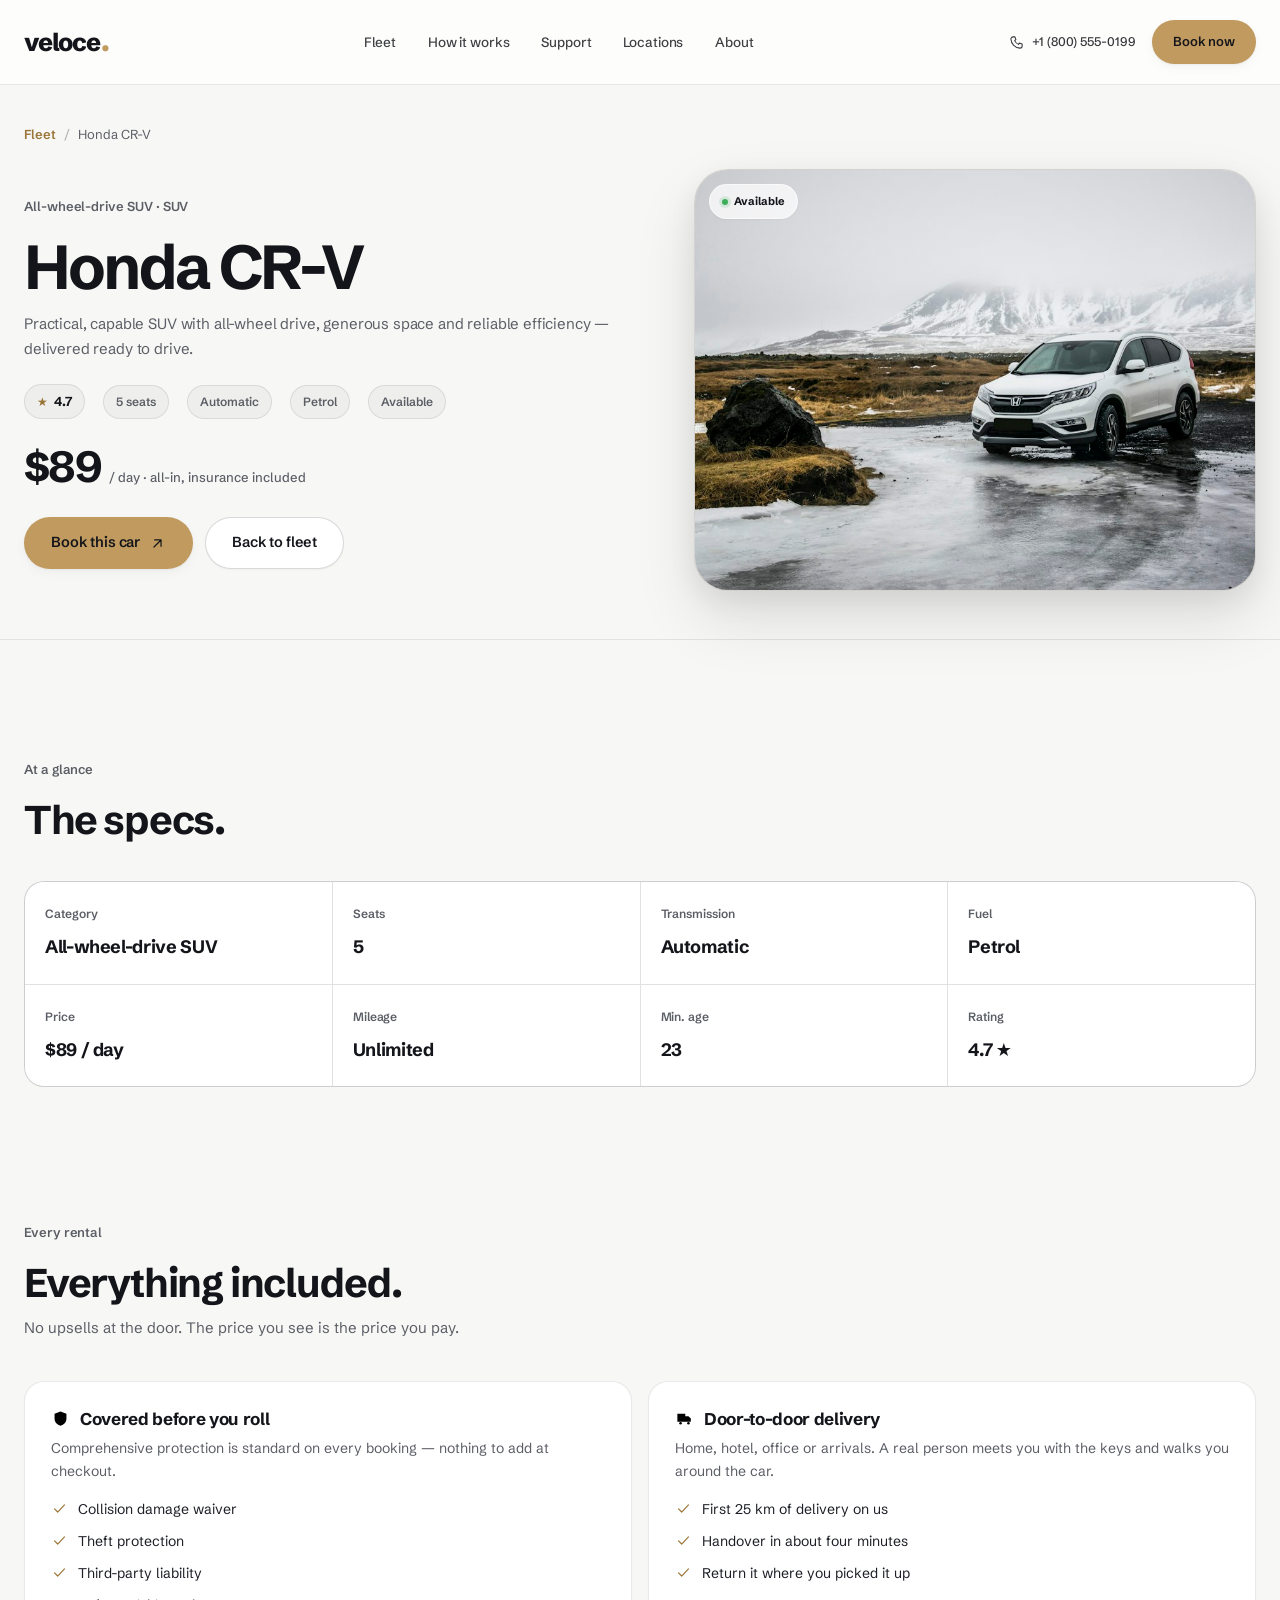
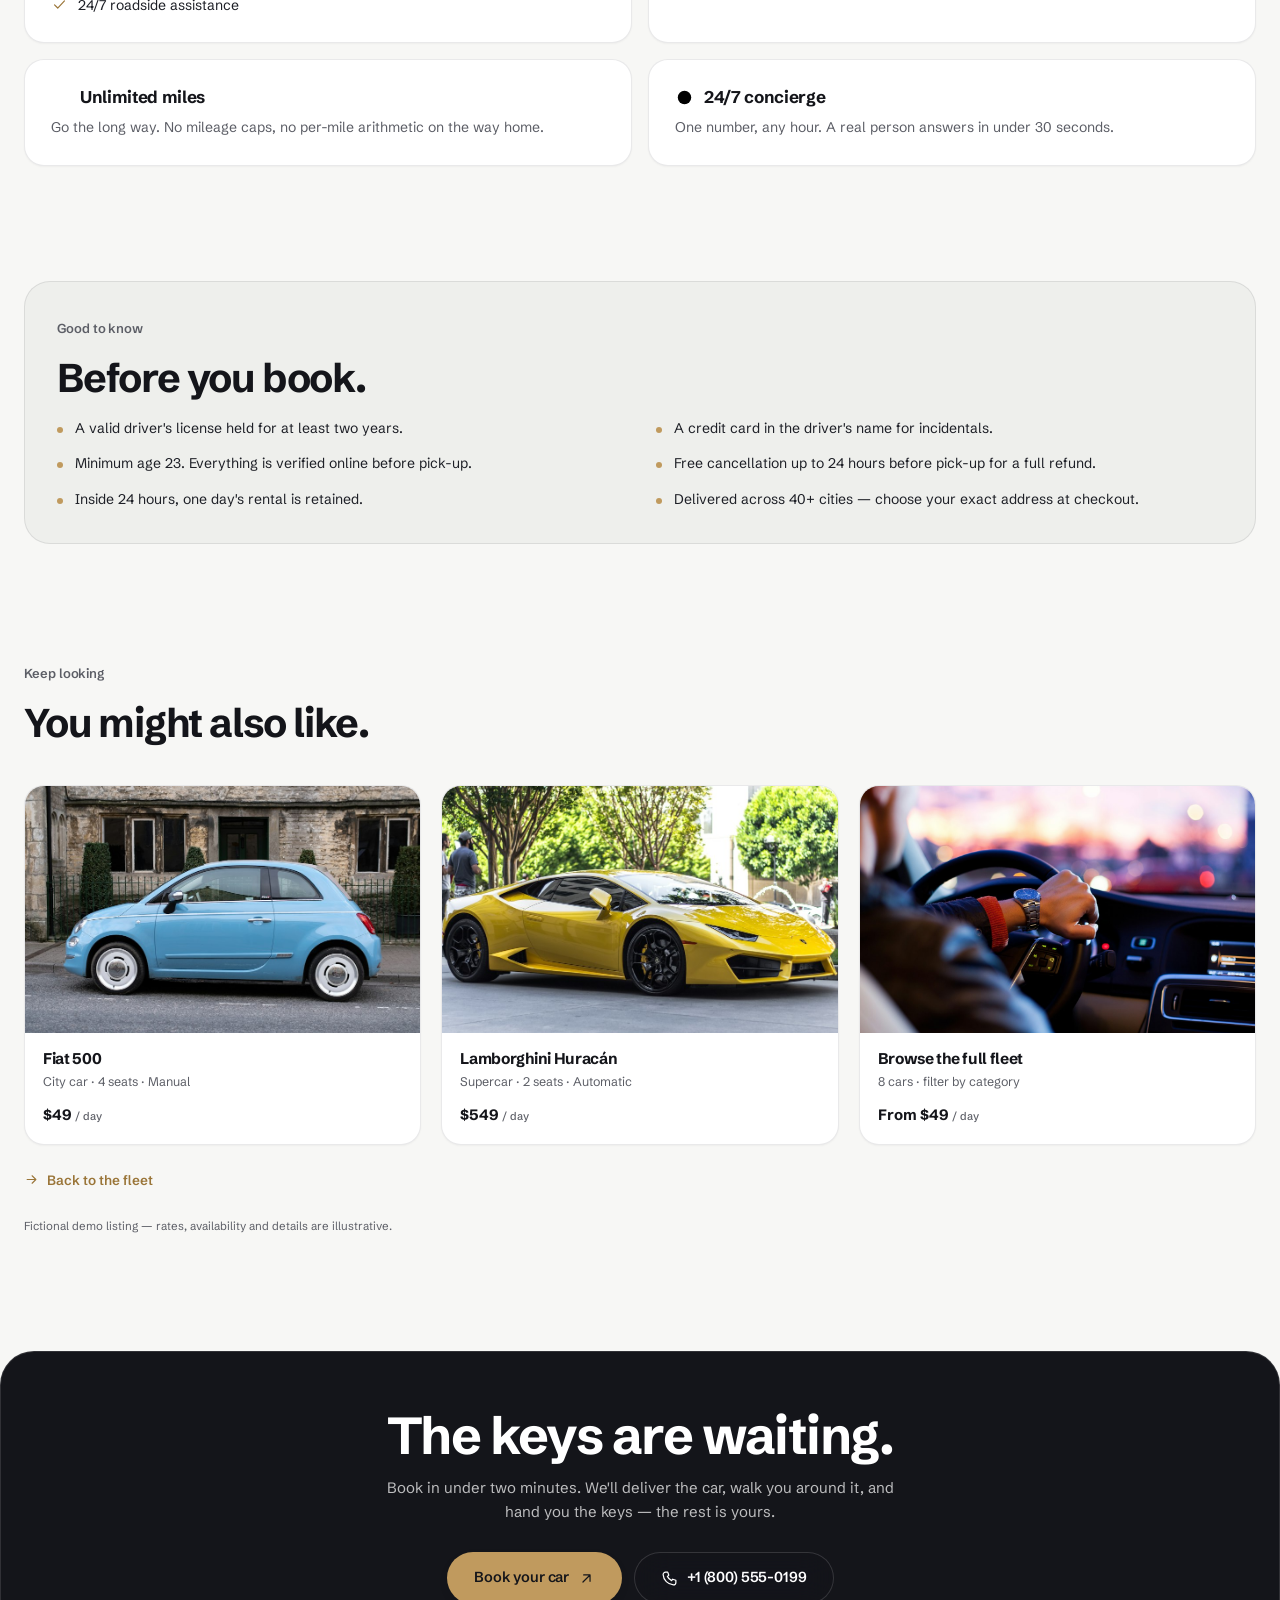
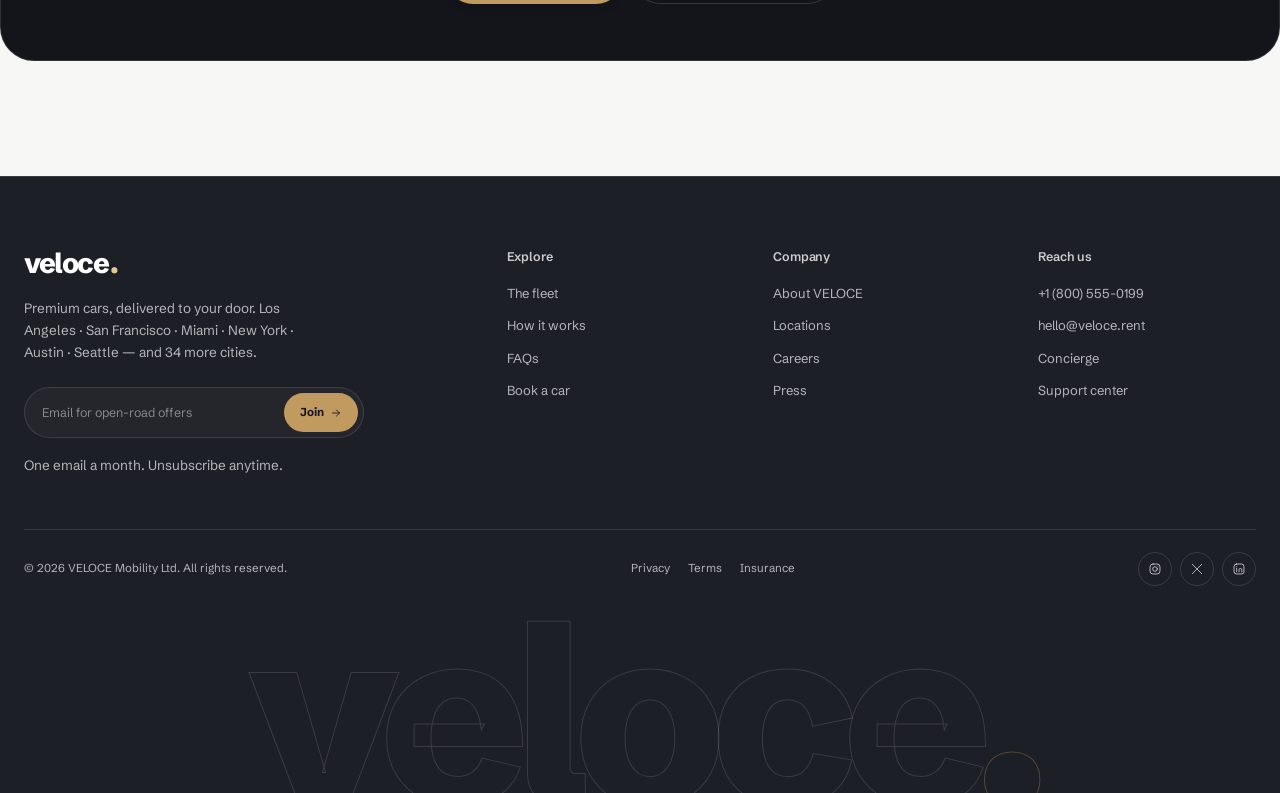
<file: cars/honda-cr-v.html>
<!DOCTYPE html>
<html lang="en">
<head>
<meta charset="UTF-8">
<meta name="viewport" content="width=device-width, initial-scale=1.0">
<title>Honda CR-V — Car Details | VELOCE</title>
<meta name="description" content="Rent the Honda CR-V with VELOCE. 5-seat all-wheel-drive suv, automatic, insurance included, unlimited miles, delivered to your door. From $89/day.">
<meta name="theme-color" content="#14151A">
<link rel="icon" href="data:image/svg+xml,%3Csvg xmlns='http://www.w3.org/2000/svg' viewBox='0 0 64 64'%3E%3Crect width='64' height='64' rx='16' fill='%2314151A'/%3E%3Cpath d='M17 20h9l6 18 6-18h9L36 48h-8L17 20Z' fill='%23C09A5E'/%3E%3C/svg%3E">
<link rel="preconnect" href="https://fonts.googleapis.com">
<link rel="preconnect" href="https://fonts.gstatic.com" crossorigin>
<link href="https://fonts.googleapis.com/css2?family=Schibsted+Grotesk:wght@400;500;600;700;800&display=swap" rel="stylesheet">
<link rel="stylesheet" href="../styles.css">
<link rel="stylesheet" href="car.css">
<script src="../app.js" defer></script>
</head>
<body>

<a class="skip-link" href="#main">Skip to the car details</a>

<!-- Icon sprite -->
<svg aria-hidden="true" style="position:absolute;width:0;height:0;overflow:hidden" xmlns="http://www.w3.org/2000/svg">
  <symbol id="i-arrow" viewBox="0 0 24 24"><path d="M5 12h14M13 6l6 6-6 6"/></symbol>
  <symbol id="i-arrow-up" viewBox="0 0 24 24"><path d="M7 17 17 7M8 7h9v9"/></symbol>
  <symbol id="i-check" viewBox="0 0 24 24"><path d="m5 12.5 4.5 4.5L19 7"/></symbol>
  <symbol id="i-alert" viewBox="0 0 24 24"><circle cx="12" cy="12" r="9"/><path d="M12 7.5v5.5M12 16.5v.1"/></symbol>
  <symbol id="i-shield" viewBox="0 0 24 24"><path d="M12 3 4.5 6v6c0 5 3.4 7.8 7.5 9 4.1-1.2 7.5-4 7.5-9V6L12 3Z"/><path d="m8.8 12 2.2 2.2 4.2-4.4"/></symbol>
  <symbol id="i-clock" viewBox="0 0 24 24"><circle cx="12" cy="12" r="8.5"/><path d="M12 7.5V12l3 2"/></symbol>
  <symbol id="i-road" viewBox="0 0 24 24"><path d="M4 21 8 3M20 21 16 3M12 4v3M12 11v3M12 18v3"/></symbol>
  <symbol id="i-key" viewBox="0 0 24 24"><circle cx="8" cy="8" r="4.5"/><path d="m11.2 11.2 8.3 8.3M16 16l2-2M18.5 18.5l2-2"/></symbol>
  <symbol id="i-car" viewBox="0 0 24 24"><path d="M5 16.5v-3l2-5h10l2 5v3"/><path d="M3 16.5h18M6 16.5v2.5M18 16.5v2.5"/><circle cx="7.5" cy="16.5" r="1.5"/><circle cx="16.5" cy="16.5" r="1.5"/></symbol>
  <symbol id="i-truck" viewBox="0 0 24 24"><path d="M3 6h10v10H3zM13 9h4l3 3v4h-7"/><circle cx="7" cy="18" r="1.6"/><circle cx="17" cy="18" r="1.6"/></symbol>
  <symbol id="i-phone" viewBox="0 0 24 24"><path d="M6.5 3h3l1.5 4.5-2 1.5a13 13 0 0 0 6 6l1.5-2L21 14.5v3A3.5 3.5 0 0 1 17.5 21 15.5 15.5 0 0 1 3 6.5 3.5 3.5 0 0 1 6.5 3Z"/></symbol>
  <symbol id="i-close" viewBox="0 0 24 24"><path d="m6 6 12 12M18 6 6 18"/></symbol>
  <symbol id="i-mail" viewBox="0 0 24 24"><rect x="3" y="5" width="18" height="14" rx="3"/><path d="m4 7 8 6 8-6"/></symbol>
  <symbol id="i-instagram" viewBox="0 0 24 24"><rect x="3.5" y="3.5" width="17" height="17" rx="5"/><circle cx="12" cy="12" r="4"/><circle cx="17.2" cy="6.8" r=".8" fill="currentColor" stroke="none"/></symbol>
  <symbol id="i-x" viewBox="0 0 24 24"><path d="M4 4l16 16M20 4 4 20"/></symbol>
  <symbol id="i-linkedin" viewBox="0 0 24 24"><rect x="3.5" y="3.5" width="17" height="17" rx="4"/><path d="M8 10.5V17M8 7.6v.1M12 17v-3.6a2.4 2.4 0 0 1 4.8 0V17"/></symbol>
</svg>

<!-- Header -->
<header class="site-header is-scrolled" id="site-header">
  <div class="container nav">
    <a class="brand" href="../index.html#top" aria-label="VELOCE home">veloce<span class="dot">.</span></a>
    <nav class="nav-links" aria-label="Main navigation">
      <a href="../index.html#fleet">Fleet</a>
      <a href="../index.html#how">How it works</a>
      <a href="../index.html#faq">Support</a>
      <a href="../index.html#contact">Locations</a>
      <a href="../about.html">About</a>
    </nav>
    <div class="nav-right">
      <a class="nav-phone" href="tel:+18005550199">
        <svg class="icon" aria-hidden="true"><use href="#i-phone"/></svg>
        +1 (800) 555-0199
      </a>
      <a class="btn btn--nav" href="../booking.html">Book now</a>
      <button class="nav-toggle" type="button" aria-label="Open menu" aria-controls="mobile-menu" aria-expanded="false">
        <span></span>
      </button>
    </div>
  </div>
</header>

<!-- Mobile drawer -->
<div class="drawer" id="mobile-menu" aria-hidden="true">
  <div class="drawer-top">
    <a class="brand" href="../index.html#top">veloce<span class="dot">.</span></a>
    <button class="drawer-close" type="button" aria-label="Close menu">
      <svg class="icon" aria-hidden="true"><use href="#i-close"/></svg>
    </button>
  </div>
  <nav class="drawer-links" aria-label="Mobile navigation">
    <a href="../index.html#fleet">Fleet</a>
    <a href="../index.html#how">How it works</a>
    <a href="../index.html#faq">Support</a>
    <a href="../index.html#contact">Locations</a>
    <a href="../about.html">About</a>
  </nav>
  <div class="drawer-foot">
    <a class="btn btn--accent" href="../booking.html">Book a car <svg class="icon arr" aria-hidden="true"><use href="#i-arrow-up"/></svg></a>
    <p>Concierge <a class="plain" href="tel:+18005550199">+1 (800) 555-0199</a><br>Every day, around the clock.</p>
  </div>
</div>

<main id="main">

  <!-- Car hero -->
  <section class="cd-hero" aria-labelledby="car-title">
    <div class="container">
      <nav class="cd-breadcrumb" aria-label="Breadcrumb">
        <a href="../index.html#fleet">Fleet</a>
        <span aria-hidden="true">/</span>
        <span aria-current="page">Honda CR-V</span>
      </nav>

      <div class="cd-hero-grid">
        <div>
          <span class="eyebrow">All-wheel-drive SUV · SUV</span>
          <h1 class="cd-title" id="car-title">Honda CR-V</h1>
          <p class="cd-sub">Practical, capable SUV with all-wheel drive, generous space and reliable efficiency — delivered ready to drive.</p>

          <div class="cd-meta">
            <span class="cd-rating"><span class="star" aria-hidden="true">★</span> 4.7 <span class="sr-only">out of 5</span></span>
            <span class="cd-chip">5 seats</span>
            <span class="cd-chip">Automatic</span>
            <span class="cd-chip">Petrol</span>
            <span class="cd-chip">Available</span>
          </div>

          <div class="cd-price"><b>$89</b><span>/ day · all-in, insurance included</span></div>

          <div class="cd-actions">
            <a class="btn btn--accent" href="../booking.html?car=Honda%20CR-V">Book this car <svg class="icon arr" aria-hidden="true"><use href="#i-arrow-up"/></svg></a>
            <a class="btn btn--surface" href="../index.html#fleet">Back to fleet</a>
          </div>
        </div>

        <div class="cd-media">
          <span class="cd-badge">Available</span>
          <img src="../assets/car-crv.jpg" alt="White Honda CR-V parked on a snowy highland road" width="900" height="660">
        </div>
      </div>
    </div>
  </section>

  <!-- Specs -->
  <section class="cd-section" aria-labelledby="specs-title">
    <div class="container">
      <div class="cd-head">
        <span class="eyebrow">At a glance</span>
        <h2 id="specs-title">The <em>specs.</em></h2>
      </div>
      <dl class="cd-specs">
        <div class="cd-spec"><dt>Category</dt><dd>All-wheel-drive SUV</dd></div>
        <div class="cd-spec"><dt>Seats</dt><dd>5</dd></div>
        <div class="cd-spec"><dt>Transmission</dt><dd>Automatic</dd></div>
        <div class="cd-spec"><dt>Fuel</dt><dd>Petrol</dd></div>
        <div class="cd-spec"><dt>Price</dt><dd>$89 / day</dd></div>
        <div class="cd-spec"><dt>Mileage</dt><dd>Unlimited</dd></div>
        <div class="cd-spec"><dt>Min. age</dt><dd>23</dd></div>
        <div class="cd-spec"><dt>Rating</dt><dd>4.7 ★</dd></div>
      </dl>
    </div>
  </section>

  <!-- What's included -->
  <section class="cd-section" aria-labelledby="included-title">
    <div class="container">
      <div class="cd-head">
        <span class="eyebrow">Every rental</span>
        <h2 id="included-title">Everything <em>included.</em></h2>
        <p>No upsells at the door. The price you see is the price you pay.</p>
      </div>
      <div class="cd-grid-2">
        <div class="cd-card">
          <h3><svg aria-hidden="true"><use href="#i-shield"/></svg> Covered before you roll</h3>
          <p>Comprehensive protection is standard on every booking — nothing to add at checkout.</p>
          <ul class="cd-checklist" style="margin-top:16px">
            <li><svg class="icon" aria-hidden="true"><use href="#i-check"/></svg> Collision damage waiver</li>
            <li><svg class="icon" aria-hidden="true"><use href="#i-check"/></svg> Theft protection</li>
            <li><svg class="icon" aria-hidden="true"><use href="#i-check"/></svg> Third-party liability</li>
            <li><svg class="icon" aria-hidden="true"><use href="#i-check"/></svg> 24/7 roadside assistance</li>
          </ul>
        </div>
        <div class="cd-card">
          <h3><svg aria-hidden="true"><use href="#i-truck"/></svg> Door-to-door delivery</h3>
          <p>Home, hotel, office or arrivals. A real person meets you with the keys and walks you around the car.</p>
          <ul class="cd-checklist" style="margin-top:16px">
            <li><svg class="icon" aria-hidden="true"><use href="#i-check"/></svg> First 25 km of delivery on us</li>
            <li><svg class="icon" aria-hidden="true"><use href="#i-check"/></svg> Handover in about four minutes</li>
            <li><svg class="icon" aria-hidden="true"><use href="#i-check"/></svg> Return it where you picked it up</li>
          </ul>
        </div>
        <div class="cd-card">
          <h3><svg aria-hidden="true"><use href="#i-road"/></svg> Unlimited miles</h3>
          <p>Go the long way. No mileage caps, no per-mile arithmetic on the way home.</p>
        </div>
        <div class="cd-card">
          <h3><svg aria-hidden="true"><use href="#i-clock"/></svg> 24/7 concierge</h3>
          <p>One number, any hour. A real person answers in under 30 seconds.</p>
        </div>
      </div>
    </div>
  </section>

  <!-- Rental details -->
  <section class="cd-section" aria-labelledby="rental-title">
    <div class="container">
      <div class="cd-rental">
        <div class="cd-head" style="margin-bottom:0">
          <span class="eyebrow">Good to know</span>
          <h2 id="rental-title">Before you <em>book.</em></h2>
        </div>
        <ul class="cd-rental-list">
          <li>A valid driver's license held for at least two years.</li>
          <li>A credit card in the driver's name for incidentals.</li>
          <li>Minimum age 23. Everything is verified online before pick-up.</li>
          <li>Free cancellation up to 24 hours before pick-up for a full refund.</li>
          <li>Inside 24 hours, one day's rental is retained.</li>
          <li>Delivered across 40+ cities — choose your exact address at checkout.</li>
        </ul>
      </div>
    </div>
  </section>

  <!-- Related cars -->
  <section class="cd-section" aria-labelledby="related-title">
    <div class="container">
      <div class="cd-head">
        <span class="eyebrow">Keep looking</span>
        <h2 id="related-title">You might also <em>like.</em></h2>
      </div>
      <div class="cd-related">
        <a class="cd-related-card" href="fiat-500.html">
          <div class="cd-related-media"><img src="../assets/car-fiat.jpg" alt="Light blue Fiat 500 parked on a cobbled city street" width="900" height="660" loading="lazy"></div>
          <div class="cd-related-body"><h3>Fiat 500</h3><p>City car · 4 seats · Manual</p><div class="cd-related-price">$49 <span>/ day</span></div></div>
        </a>
        <a class="cd-related-card" href="lamborghini-huracan.html">
          <div class="cd-related-media"><img src="../assets/car-lambo.jpg" alt="Yellow Lamborghini Huracán parked on a city plaza" width="900" height="660" loading="lazy"></div>
          <div class="cd-related-body"><h3>Lamborghini Huracán</h3><p>Supercar · 2 seats · Automatic</p><div class="cd-related-price">$549 <span>/ day</span></div></div>
        </a>
        <a class="cd-related-card" href="../index.html#fleet">
          <div class="cd-related-media"><img src="../assets/lifestyle-drive.jpg" alt="A driver's hand on the wheel with the city lights ahead" width="1200" height="900" loading="lazy"></div>
          <div class="cd-related-body"><h3>Browse the full fleet</h3><p>8 cars · filter by category</p><div class="cd-related-price">From $49 <span>/ day</span></div></div>
        </a>
      </div>
      <a class="cd-back" href="../index.html#fleet"><svg class="icon" aria-hidden="true"><use href="#i-arrow"/></svg> Back to the fleet</a>
      <p class="cd-demo">Fictional demo listing — rates, availability and details are illustrative.</p>
    </div>
  </section>

  <!-- CTA -->
  <section class="cd-cta" aria-labelledby="cd-cta-title">
    <div>
      <h2 id="cd-cta-title">The keys are <em>waiting.</em></h2>
      <p>Book in under two minutes. We'll deliver the car, walk you around it, and hand you the keys — the rest is yours.</p>
      <div class="cd-actions">
        <a class="btn btn--accent" href="../booking.html?car=Honda%20CR-V">Book your car <svg class="icon arr" aria-hidden="true"><use href="#i-arrow-up"/></svg></a>
        <a class="btn btn--ghost" href="tel:+18005550199"><svg class="icon" aria-hidden="true"><use href="#i-phone"/></svg> +1 (800) 555-0199</a>
      </div>
    </div>
  </section>

</main>

<!-- Footer -->
<footer class="site-footer" id="contact">
  <div class="container">
    <div class="footer-top">
      <div class="footer-brand">
        <a class="brand" href="../index.html#top" aria-label="VELOCE home">veloce<span class="dot">.</span></a>
        <p>Premium cars, delivered to your door. Los Angeles · San Francisco · Miami · New York · Austin · Seattle — and 34 more cities.</p>
        <form class="newsletter" id="newsletter-form">
          <label class="sr-only" for="newsletter-email">Email address</label>
          <input type="email" id="newsletter-email" name="email" placeholder="Email for open-road offers" required>
          <button type="submit">Join <svg class="icon" aria-hidden="true"><use href="#i-arrow"/></svg></button>
        </form>
        <p class="newsletter-note">One email a month. Unsubscribe anytime.</p>
      </div>

      <div class="footer-col">
        <h3>Explore</h3>
        <nav class="footer-links" aria-label="Explore">
          <a href="../index.html#fleet">The fleet</a>
          <a href="../index.html#how">How it works</a>
          <a href="../index.html#faq">FAQs</a>
          <a href="../booking.html">Book a car</a>
        </nav>
      </div>

      <div class="footer-col">
        <h3>Company</h3>
        <nav class="footer-links" aria-label="Company">
          <a href="../about.html">About VELOCE</a>
          <a href="../index.html#contact">Locations</a>
          <a href="../careers.html">Careers</a>
          <a href="mailto:press@veloce.rent">Press</a>
        </nav>
      </div>

      <div class="footer-col">
        <h3>Reach us</h3>
        <nav class="footer-links" aria-label="Contact">
          <a href="tel:+18005550199">+1 (800) 555-0199</a>
          <a href="mailto:hello@veloce.rent">hello@veloce.rent</a>
          <a href="mailto:concierge@veloce.rent">Concierge</a>
          <a href="../index.html#support">Support center</a>
        </nav>
      </div>
    </div>

    <div class="footer-bottom">
      <span>© <span id="year">2026</span> VELOCE Mobility Ltd. All rights reserved.</span>
      <div class="footer-legal">
        <a href="../index.html#faq">Privacy</a>
        <a href="../index.html#faq">Terms</a>
        <a href="../index.html#faq">Insurance</a>
      </div>
      <div class="socials">
        <a href="../index.html#top" aria-label="VELOCE on Instagram"><svg class="icon" aria-hidden="true"><use href="#i-instagram"/></svg></a>
        <a href="../index.html#top" aria-label="VELOCE on X"><svg class="icon" aria-hidden="true"><use href="#i-x"/></svg></a>
        <a href="../index.html#top" aria-label="VELOCE on LinkedIn"><svg class="icon" aria-hidden="true"><use href="#i-linkedin"/></svg></a>
      </div>
    </div>

    <div class="footer-word" aria-hidden="true">veloce<span class="dot">.</span></div>
  </div>
</footer>

<div class="toast" id="toast" role="status" aria-live="polite">
  <svg id="toast-icon" aria-hidden="true"><use href="#i-check"/></svg>
  <span id="toast-text"></span>
</div>

</body>
</html>
</file>
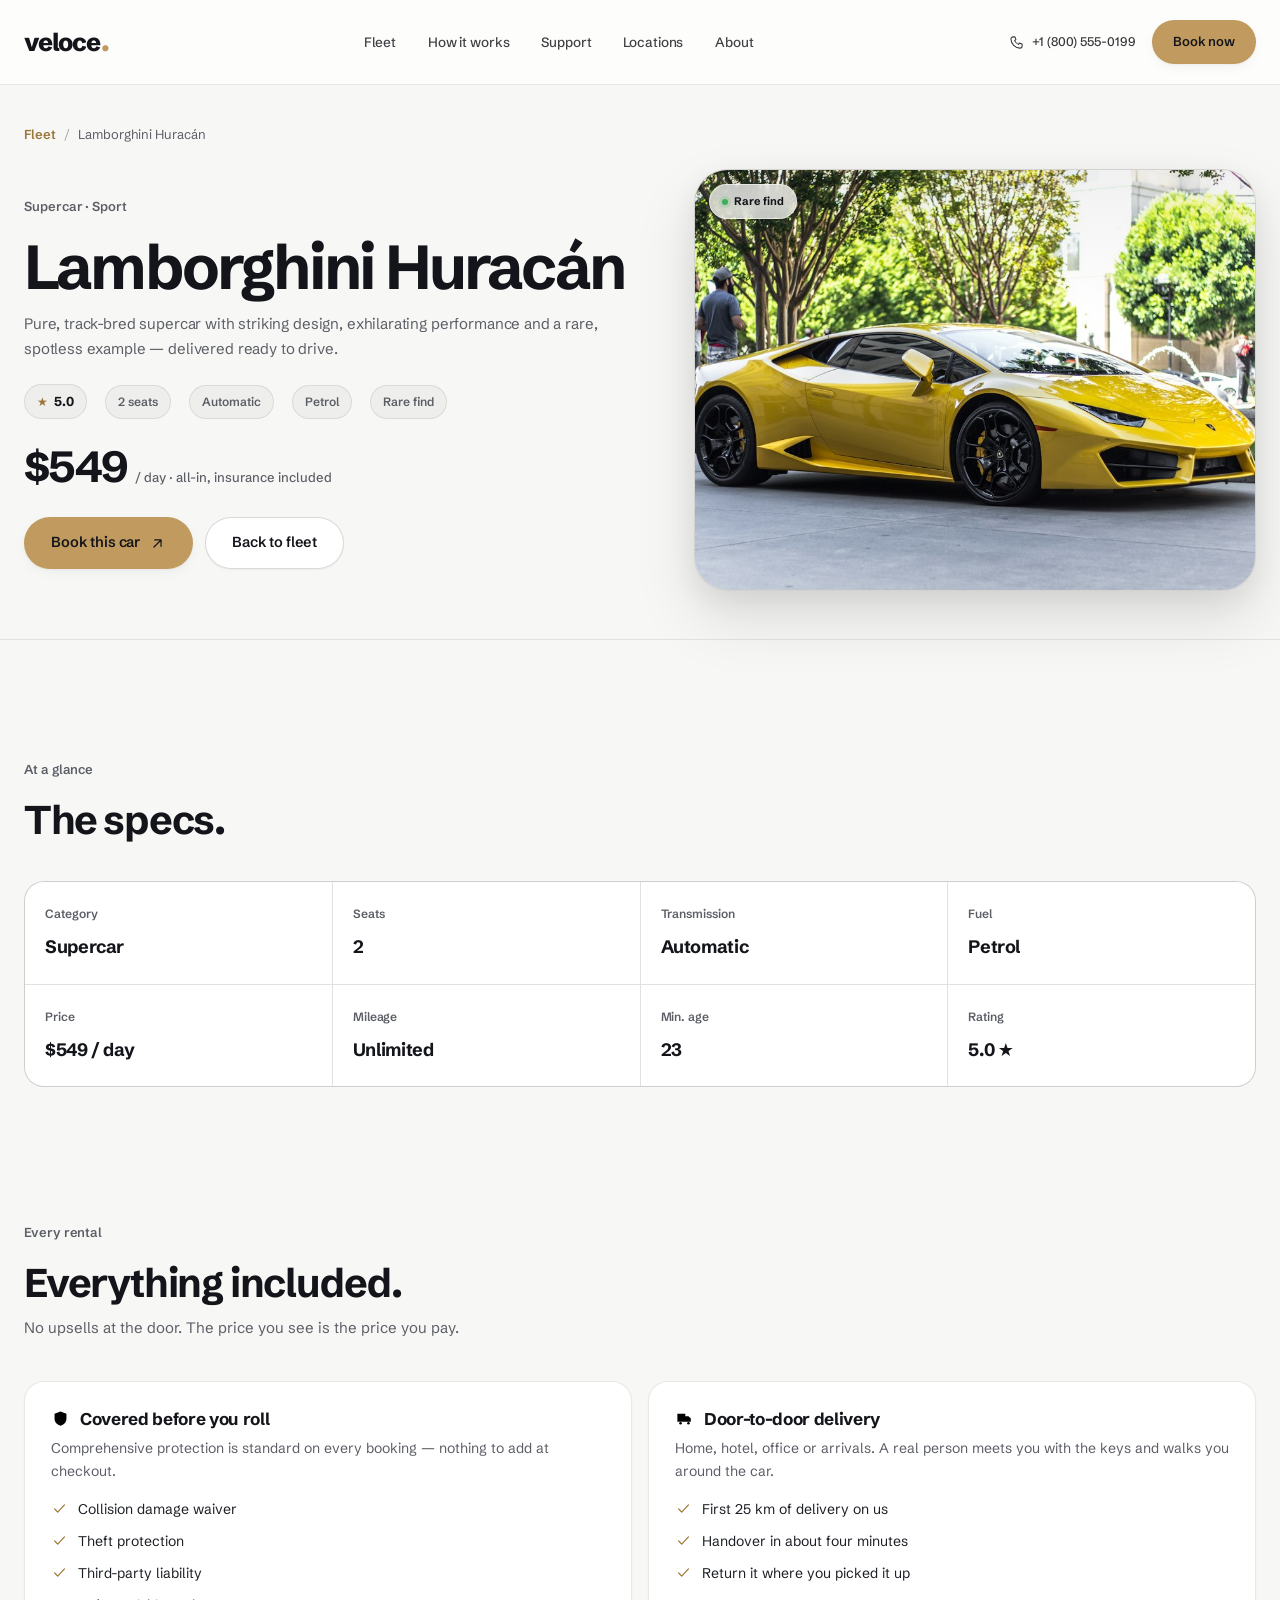
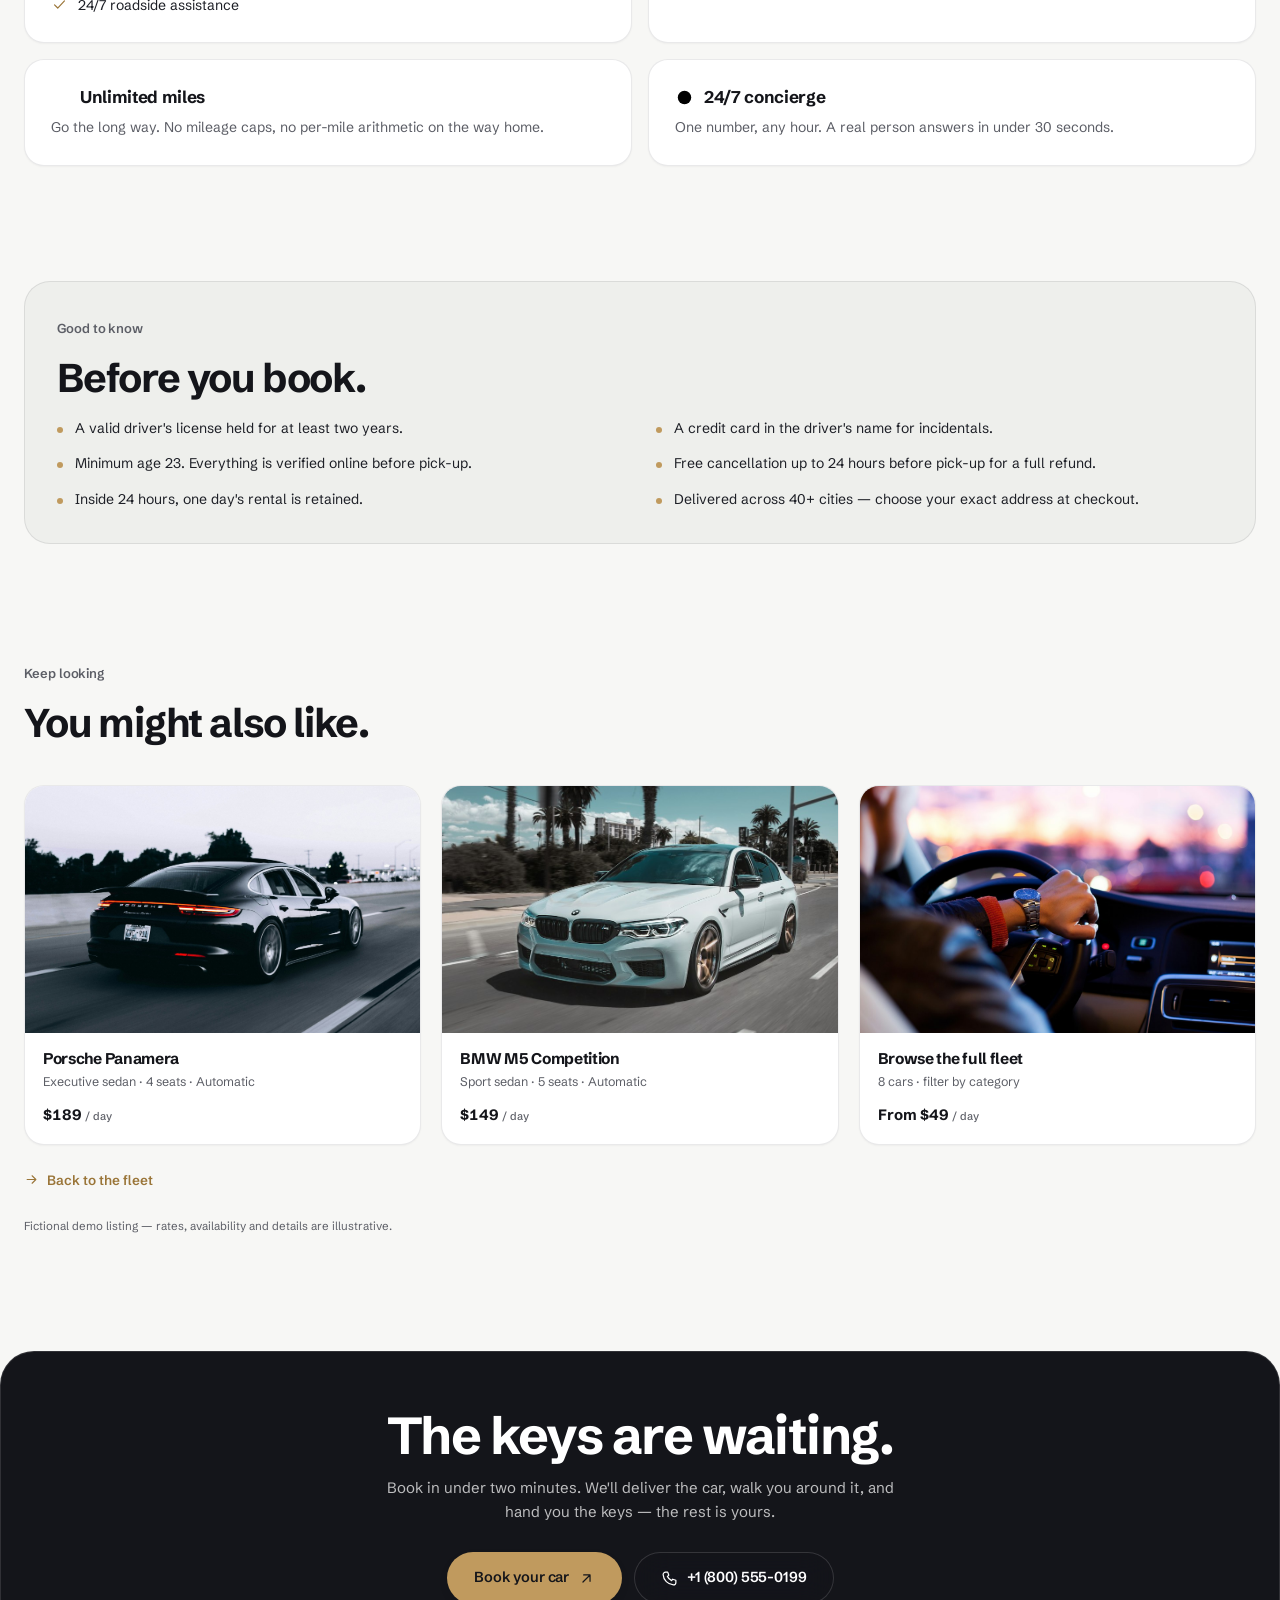
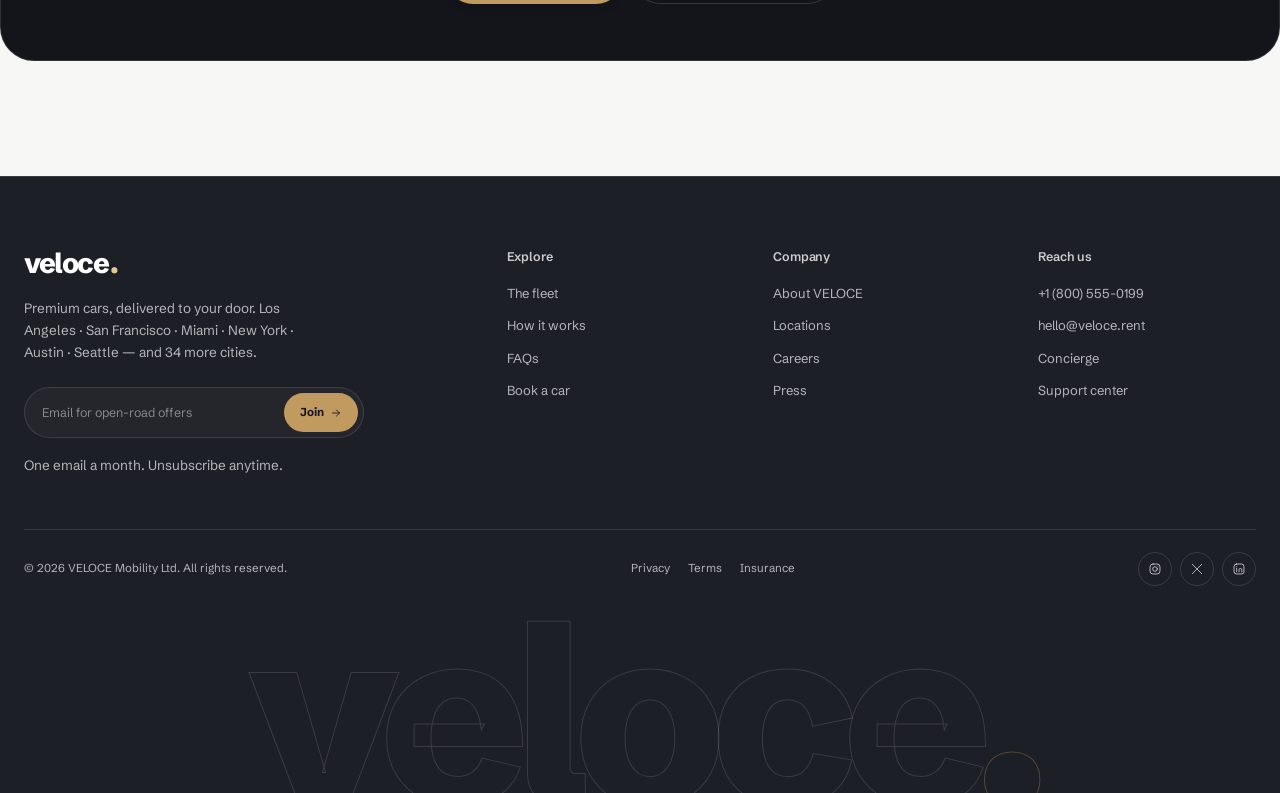
<file: cars/lamborghini-huracan.html>
<!DOCTYPE html>
<html lang="en">
<head>
<meta charset="UTF-8">
<meta name="viewport" content="width=device-width, initial-scale=1.0">
<title>Lamborghini Huracán — Car Details | VELOCE</title>
<meta name="description" content="Rent the Lamborghini Huracán with VELOCE. 2-seat supercar, automatic, insurance included, unlimited miles, delivered to your door. From $549/day.">
<meta name="theme-color" content="#14151A">
<link rel="icon" href="data:image/svg+xml,%3Csvg xmlns='http://www.w3.org/2000/svg' viewBox='0 0 64 64'%3E%3Crect width='64' height='64' rx='16' fill='%2314151A'/%3E%3Cpath d='M17 20h9l6 18 6-18h9L36 48h-8L17 20Z' fill='%23C09A5E'/%3E%3C/svg%3E">
<link rel="preconnect" href="https://fonts.googleapis.com">
<link rel="preconnect" href="https://fonts.gstatic.com" crossorigin>
<link href="https://fonts.googleapis.com/css2?family=Schibsted+Grotesk:wght@400;500;600;700;800&display=swap" rel="stylesheet">
<link rel="stylesheet" href="../styles.css">
<link rel="stylesheet" href="car.css">
<script src="../app.js" defer></script>
</head>
<body>

<a class="skip-link" href="#main">Skip to the car details</a>

<!-- Icon sprite -->
<svg aria-hidden="true" style="position:absolute;width:0;height:0;overflow:hidden" xmlns="http://www.w3.org/2000/svg">
  <symbol id="i-arrow" viewBox="0 0 24 24"><path d="M5 12h14M13 6l6 6-6 6"/></symbol>
  <symbol id="i-arrow-up" viewBox="0 0 24 24"><path d="M7 17 17 7M8 7h9v9"/></symbol>
  <symbol id="i-check" viewBox="0 0 24 24"><path d="m5 12.5 4.5 4.5L19 7"/></symbol>
  <symbol id="i-alert" viewBox="0 0 24 24"><circle cx="12" cy="12" r="9"/><path d="M12 7.5v5.5M12 16.5v.1"/></symbol>
  <symbol id="i-shield" viewBox="0 0 24 24"><path d="M12 3 4.5 6v6c0 5 3.4 7.8 7.5 9 4.1-1.2 7.5-4 7.5-9V6L12 3Z"/><path d="m8.8 12 2.2 2.2 4.2-4.4"/></symbol>
  <symbol id="i-clock" viewBox="0 0 24 24"><circle cx="12" cy="12" r="8.5"/><path d="M12 7.5V12l3 2"/></symbol>
  <symbol id="i-road" viewBox="0 0 24 24"><path d="M4 21 8 3M20 21 16 3M12 4v3M12 11v3M12 18v3"/></symbol>
  <symbol id="i-key" viewBox="0 0 24 24"><circle cx="8" cy="8" r="4.5"/><path d="m11.2 11.2 8.3 8.3M16 16l2-2M18.5 18.5l2-2"/></symbol>
  <symbol id="i-car" viewBox="0 0 24 24"><path d="M5 16.5v-3l2-5h10l2 5v3"/><path d="M3 16.5h18M6 16.5v2.5M18 16.5v2.5"/><circle cx="7.5" cy="16.5" r="1.5"/><circle cx="16.5" cy="16.5" r="1.5"/></symbol>
  <symbol id="i-truck" viewBox="0 0 24 24"><path d="M3 6h10v10H3zM13 9h4l3 3v4h-7"/><circle cx="7" cy="18" r="1.6"/><circle cx="17" cy="18" r="1.6"/></symbol>
  <symbol id="i-phone" viewBox="0 0 24 24"><path d="M6.5 3h3l1.5 4.5-2 1.5a13 13 0 0 0 6 6l1.5-2L21 14.5v3A3.5 3.5 0 0 1 17.5 21 15.5 15.5 0 0 1 3 6.5 3.5 3.5 0 0 1 6.5 3Z"/></symbol>
  <symbol id="i-close" viewBox="0 0 24 24"><path d="m6 6 12 12M18 6 6 18"/></symbol>
  <symbol id="i-mail" viewBox="0 0 24 24"><rect x="3" y="5" width="18" height="14" rx="3"/><path d="m4 7 8 6 8-6"/></symbol>
  <symbol id="i-instagram" viewBox="0 0 24 24"><rect x="3.5" y="3.5" width="17" height="17" rx="5"/><circle cx="12" cy="12" r="4"/><circle cx="17.2" cy="6.8" r=".8" fill="currentColor" stroke="none"/></symbol>
  <symbol id="i-x" viewBox="0 0 24 24"><path d="M4 4l16 16M20 4 4 20"/></symbol>
  <symbol id="i-linkedin" viewBox="0 0 24 24"><rect x="3.5" y="3.5" width="17" height="17" rx="4"/><path d="M8 10.5V17M8 7.6v.1M12 17v-3.6a2.4 2.4 0 0 1 4.8 0V17"/></symbol>
</svg>

<!-- Header -->
<header class="site-header is-scrolled" id="site-header">
  <div class="container nav">
    <a class="brand" href="../index.html#top" aria-label="VELOCE home">veloce<span class="dot">.</span></a>
    <nav class="nav-links" aria-label="Main navigation">
      <a href="../index.html#fleet">Fleet</a>
      <a href="../index.html#how">How it works</a>
      <a href="../index.html#faq">Support</a>
      <a href="../index.html#contact">Locations</a>
      <a href="../about.html">About</a>
    </nav>
    <div class="nav-right">
      <a class="nav-phone" href="tel:+18005550199">
        <svg class="icon" aria-hidden="true"><use href="#i-phone"/></svg>
        +1 (800) 555-0199
      </a>
      <a class="btn btn--nav" href="../booking.html">Book now</a>
      <button class="nav-toggle" type="button" aria-label="Open menu" aria-controls="mobile-menu" aria-expanded="false">
        <span></span>
      </button>
    </div>
  </div>
</header>

<!-- Mobile drawer -->
<div class="drawer" id="mobile-menu" aria-hidden="true">
  <div class="drawer-top">
    <a class="brand" href="../index.html#top">veloce<span class="dot">.</span></a>
    <button class="drawer-close" type="button" aria-label="Close menu">
      <svg class="icon" aria-hidden="true"><use href="#i-close"/></svg>
    </button>
  </div>
  <nav class="drawer-links" aria-label="Mobile navigation">
    <a href="../index.html#fleet">Fleet</a>
    <a href="../index.html#how">How it works</a>
    <a href="../index.html#faq">Support</a>
    <a href="../index.html#contact">Locations</a>
    <a href="../about.html">About</a>
  </nav>
  <div class="drawer-foot">
    <a class="btn btn--accent" href="../booking.html">Book a car <svg class="icon arr" aria-hidden="true"><use href="#i-arrow-up"/></svg></a>
    <p>Concierge <a class="plain" href="tel:+18005550199">+1 (800) 555-0199</a><br>Every day, around the clock.</p>
  </div>
</div>

<main id="main">

  <!-- Car hero -->
  <section class="cd-hero" aria-labelledby="car-title">
    <div class="container">
      <nav class="cd-breadcrumb" aria-label="Breadcrumb">
        <a href="../index.html#fleet">Fleet</a>
        <span aria-hidden="true">/</span>
        <span aria-current="page">Lamborghini Huracán</span>
      </nav>

      <div class="cd-hero-grid">
        <div>
          <span class="eyebrow">Supercar · Sport</span>
          <h1 class="cd-title" id="car-title">Lamborghini Huracán</h1>
          <p class="cd-sub">Pure, track-bred supercar with striking design, exhilarating performance and a rare, spotless example — delivered ready to drive.</p>

          <div class="cd-meta">
            <span class="cd-rating"><span class="star" aria-hidden="true">★</span> 5.0 <span class="sr-only">out of 5</span></span>
            <span class="cd-chip">2 seats</span>
            <span class="cd-chip">Automatic</span>
            <span class="cd-chip">Petrol</span>
            <span class="cd-chip">Rare find</span>
          </div>

          <div class="cd-price"><b>$549</b><span>/ day · all-in, insurance included</span></div>

          <div class="cd-actions">
            <a class="btn btn--accent" href="../booking.html?car=Lamborghini%20Hurac%C3%A1n">Book this car <svg class="icon arr" aria-hidden="true"><use href="#i-arrow-up"/></svg></a>
            <a class="btn btn--surface" href="../index.html#fleet">Back to fleet</a>
          </div>
        </div>

        <div class="cd-media">
          <span class="cd-badge">Rare find</span>
          <img src="../assets/car-lambo.jpg" alt="Yellow Lamborghini Huracán parked on a city plaza" width="900" height="660">
        </div>
      </div>
    </div>
  </section>

  <!-- Specs -->
  <section class="cd-section" aria-labelledby="specs-title">
    <div class="container">
      <div class="cd-head">
        <span class="eyebrow">At a glance</span>
        <h2 id="specs-title">The <em>specs.</em></h2>
      </div>
      <dl class="cd-specs">
        <div class="cd-spec"><dt>Category</dt><dd>Supercar</dd></div>
        <div class="cd-spec"><dt>Seats</dt><dd>2</dd></div>
        <div class="cd-spec"><dt>Transmission</dt><dd>Automatic</dd></div>
        <div class="cd-spec"><dt>Fuel</dt><dd>Petrol</dd></div>
        <div class="cd-spec"><dt>Price</dt><dd>$549 / day</dd></div>
        <div class="cd-spec"><dt>Mileage</dt><dd>Unlimited</dd></div>
        <div class="cd-spec"><dt>Min. age</dt><dd>23</dd></div>
        <div class="cd-spec"><dt>Rating</dt><dd>5.0 ★</dd></div>
      </dl>
    </div>
  </section>

  <!-- What's included -->
  <section class="cd-section" aria-labelledby="included-title">
    <div class="container">
      <div class="cd-head">
        <span class="eyebrow">Every rental</span>
        <h2 id="included-title">Everything <em>included.</em></h2>
        <p>No upsells at the door. The price you see is the price you pay.</p>
      </div>
      <div class="cd-grid-2">
        <div class="cd-card">
          <h3><svg aria-hidden="true"><use href="#i-shield"/></svg> Covered before you roll</h3>
          <p>Comprehensive protection is standard on every booking — nothing to add at checkout.</p>
          <ul class="cd-checklist" style="margin-top:16px">
            <li><svg class="icon" aria-hidden="true"><use href="#i-check"/></svg> Collision damage waiver</li>
            <li><svg class="icon" aria-hidden="true"><use href="#i-check"/></svg> Theft protection</li>
            <li><svg class="icon" aria-hidden="true"><use href="#i-check"/></svg> Third-party liability</li>
            <li><svg class="icon" aria-hidden="true"><use href="#i-check"/></svg> 24/7 roadside assistance</li>
          </ul>
        </div>
        <div class="cd-card">
          <h3><svg aria-hidden="true"><use href="#i-truck"/></svg> Door-to-door delivery</h3>
          <p>Home, hotel, office or arrivals. A real person meets you with the keys and walks you around the car.</p>
          <ul class="cd-checklist" style="margin-top:16px">
            <li><svg class="icon" aria-hidden="true"><use href="#i-check"/></svg> First 25 km of delivery on us</li>
            <li><svg class="icon" aria-hidden="true"><use href="#i-check"/></svg> Handover in about four minutes</li>
            <li><svg class="icon" aria-hidden="true"><use href="#i-check"/></svg> Return it where you picked it up</li>
          </ul>
        </div>
        <div class="cd-card">
          <h3><svg aria-hidden="true"><use href="#i-road"/></svg> Unlimited miles</h3>
          <p>Go the long way. No mileage caps, no per-mile arithmetic on the way home.</p>
        </div>
        <div class="cd-card">
          <h3><svg aria-hidden="true"><use href="#i-clock"/></svg> 24/7 concierge</h3>
          <p>One number, any hour. A real person answers in under 30 seconds.</p>
        </div>
      </div>
    </div>
  </section>

  <!-- Rental details -->
  <section class="cd-section" aria-labelledby="rental-title">
    <div class="container">
      <div class="cd-rental">
        <div class="cd-head" style="margin-bottom:0">
          <span class="eyebrow">Good to know</span>
          <h2 id="rental-title">Before you <em>book.</em></h2>
        </div>
        <ul class="cd-rental-list">
          <li>A valid driver's license held for at least two years.</li>
          <li>A credit card in the driver's name for incidentals.</li>
          <li>Minimum age 23. Everything is verified online before pick-up.</li>
          <li>Free cancellation up to 24 hours before pick-up for a full refund.</li>
          <li>Inside 24 hours, one day's rental is retained.</li>
          <li>Delivered across 40+ cities — choose your exact address at checkout.</li>
        </ul>
      </div>
    </div>
  </section>

  <!-- Related cars -->
  <section class="cd-section" aria-labelledby="related-title">
    <div class="container">
      <div class="cd-head">
        <span class="eyebrow">Keep looking</span>
        <h2 id="related-title">You might also <em>like.</em></h2>
      </div>
      <div class="cd-related">
        <a class="cd-related-card" href="porsche-panamera.html">
          <div class="cd-related-media"><img src="../assets/hero-panamera.jpg" alt="Porsche Panamera executive sedan" width="2000" height="1333" loading="lazy"></div>
          <div class="cd-related-body"><h3>Porsche Panamera</h3><p>Executive sedan · 4 seats · Automatic</p><div class="cd-related-price">$189 <span>/ day</span></div></div>
        </a>
        <a class="cd-related-card" href="bmw-m5-competition.html">
          <div class="cd-related-media"><img src="../assets/car-m5.jpg" alt="White BMW M5 Competition on a palm-lined street" width="900" height="660" loading="lazy"></div>
          <div class="cd-related-body"><h3>BMW M5 Competition</h3><p>Sport sedan · 5 seats · Automatic</p><div class="cd-related-price">$149 <span>/ day</span></div></div>
        </a>
        <a class="cd-related-card" href="../index.html#fleet">
          <div class="cd-related-media"><img src="../assets/lifestyle-drive.jpg" alt="A driver's hand on the wheel with the city lights ahead" width="1200" height="900" loading="lazy"></div>
          <div class="cd-related-body"><h3>Browse the full fleet</h3><p>8 cars · filter by category</p><div class="cd-related-price">From $49 <span>/ day</span></div></div>
        </a>
      </div>
      <a class="cd-back" href="../index.html#fleet"><svg class="icon" aria-hidden="true"><use href="#i-arrow"/></svg> Back to the fleet</a>
      <p class="cd-demo">Fictional demo listing — rates, availability and details are illustrative.</p>
    </div>
  </section>

  <!-- CTA -->
  <section class="cd-cta" aria-labelledby="cd-cta-title">
    <div>
      <h2 id="cd-cta-title">The keys are <em>waiting.</em></h2>
      <p>Book in under two minutes. We'll deliver the car, walk you around it, and hand you the keys — the rest is yours.</p>
      <div class="cd-actions">
        <a class="btn btn--accent" href="../booking.html?car=Lamborghini%20Hurac%C3%A1n">Book your car <svg class="icon arr" aria-hidden="true"><use href="#i-arrow-up"/></svg></a>
        <a class="btn btn--ghost" href="tel:+18005550199"><svg class="icon" aria-hidden="true"><use href="#i-phone"/></svg> +1 (800) 555-0199</a>
      </div>
    </div>
  </section>

</main>

<!-- Footer -->
<footer class="site-footer" id="contact">
  <div class="container">
    <div class="footer-top">
      <div class="footer-brand">
        <a class="brand" href="../index.html#top" aria-label="VELOCE home">veloce<span class="dot">.</span></a>
        <p>Premium cars, delivered to your door. Los Angeles · San Francisco · Miami · New York · Austin · Seattle — and 34 more cities.</p>
        <form class="newsletter" id="newsletter-form">
          <label class="sr-only" for="newsletter-email">Email address</label>
          <input type="email" id="newsletter-email" name="email" placeholder="Email for open-road offers" required>
          <button type="submit">Join <svg class="icon" aria-hidden="true"><use href="#i-arrow"/></svg></button>
        </form>
        <p class="newsletter-note">One email a month. Unsubscribe anytime.</p>
      </div>

      <div class="footer-col">
        <h3>Explore</h3>
        <nav class="footer-links" aria-label="Explore">
          <a href="../index.html#fleet">The fleet</a>
          <a href="../index.html#how">How it works</a>
          <a href="../index.html#faq">FAQs</a>
          <a href="../booking.html">Book a car</a>
        </nav>
      </div>

      <div class="footer-col">
        <h3>Company</h3>
        <nav class="footer-links" aria-label="Company">
          <a href="../about.html">About VELOCE</a>
          <a href="../index.html#contact">Locations</a>
          <a href="../careers.html">Careers</a>
          <a href="mailto:press@veloce.rent">Press</a>
        </nav>
      </div>

      <div class="footer-col">
        <h3>Reach us</h3>
        <nav class="footer-links" aria-label="Contact">
          <a href="tel:+18005550199">+1 (800) 555-0199</a>
          <a href="mailto:hello@veloce.rent">hello@veloce.rent</a>
          <a href="mailto:concierge@veloce.rent">Concierge</a>
          <a href="../index.html#support">Support center</a>
        </nav>
      </div>
    </div>

    <div class="footer-bottom">
      <span>© <span id="year">2026</span> VELOCE Mobility Ltd. All rights reserved.</span>
      <div class="footer-legal">
        <a href="../index.html#faq">Privacy</a>
        <a href="../index.html#faq">Terms</a>
        <a href="../index.html#faq">Insurance</a>
      </div>
      <div class="socials">
        <a href="../index.html#top" aria-label="VELOCE on Instagram"><svg class="icon" aria-hidden="true"><use href="#i-instagram"/></svg></a>
        <a href="../index.html#top" aria-label="VELOCE on X"><svg class="icon" aria-hidden="true"><use href="#i-x"/></svg></a>
        <a href="../index.html#top" aria-label="VELOCE on LinkedIn"><svg class="icon" aria-hidden="true"><use href="#i-linkedin"/></svg></a>
      </div>
    </div>

    <div class="footer-word" aria-hidden="true">veloce<span class="dot">.</span></div>
  </div>
</footer>

<div class="toast" id="toast" role="status" aria-live="polite">
  <svg id="toast-icon" aria-hidden="true"><use href="#i-check"/></svg>
  <span id="toast-text"></span>
</div>

</body>
</html>
</file>
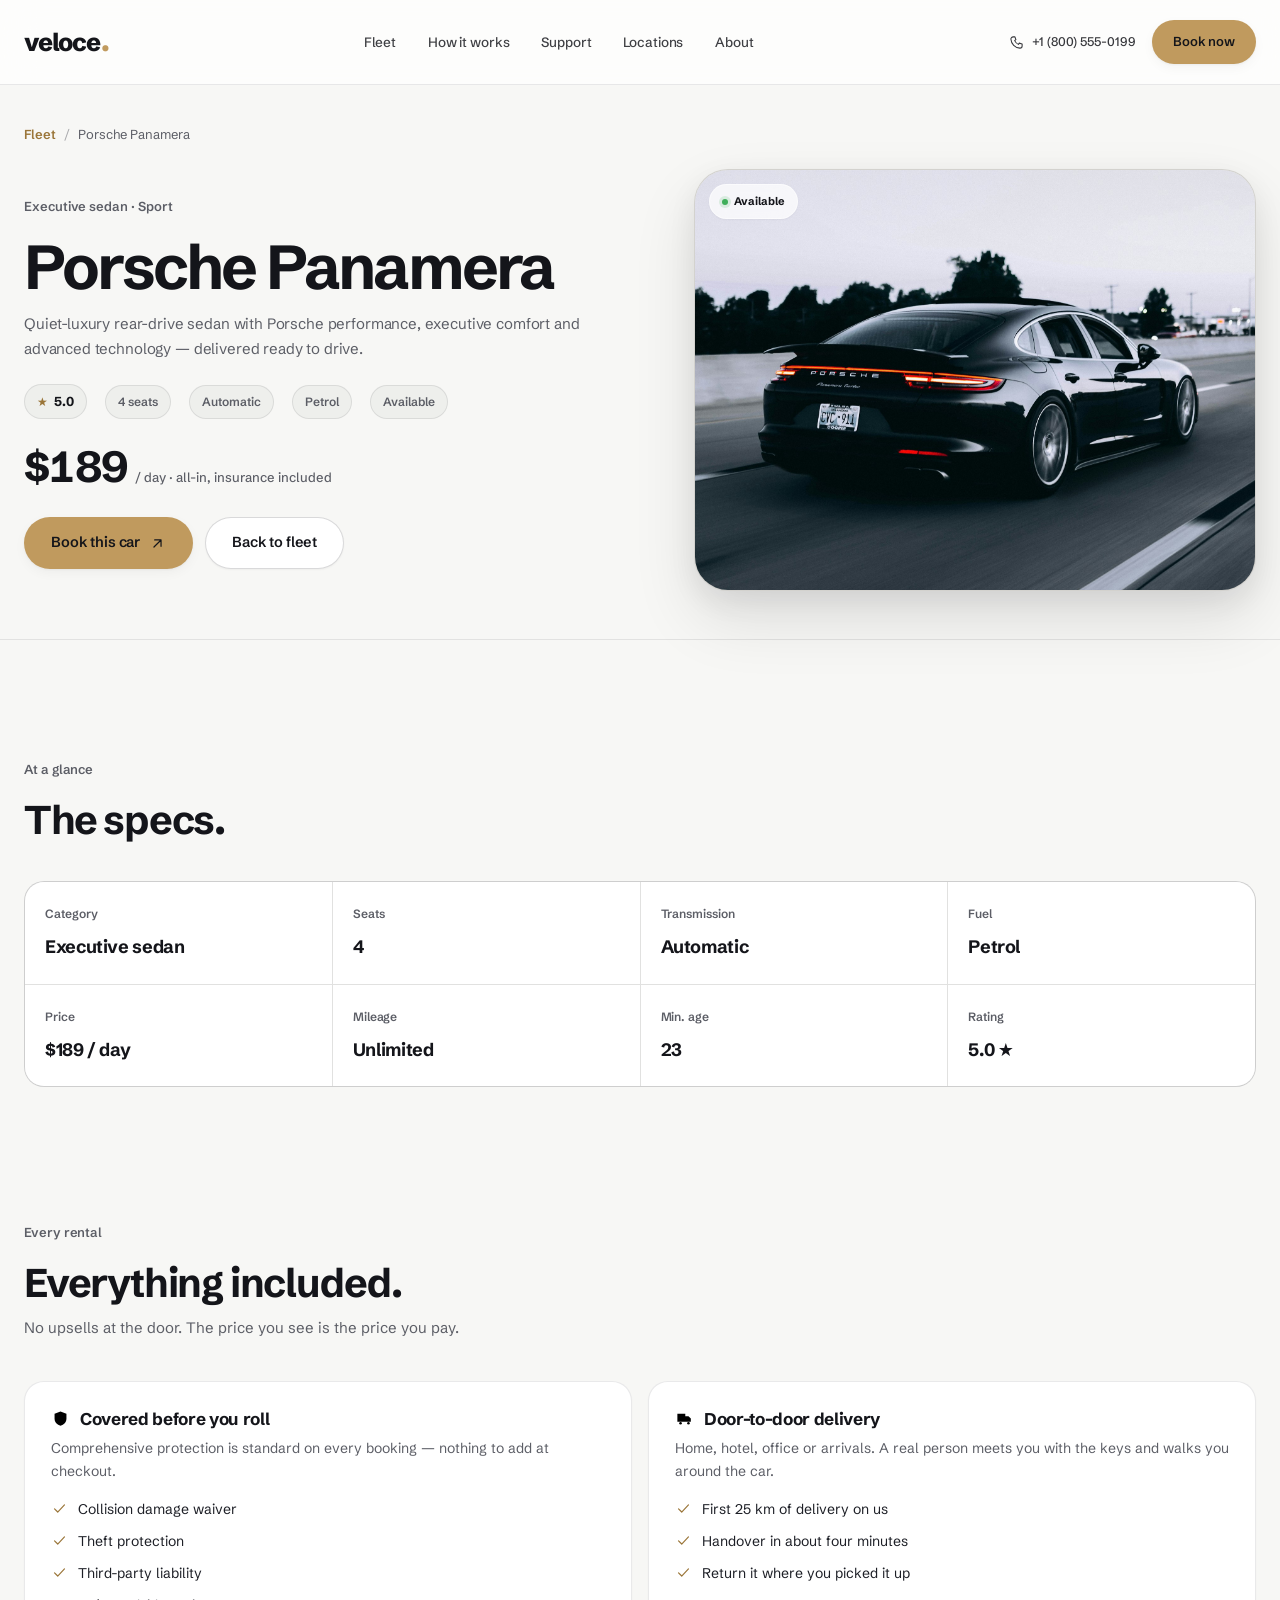
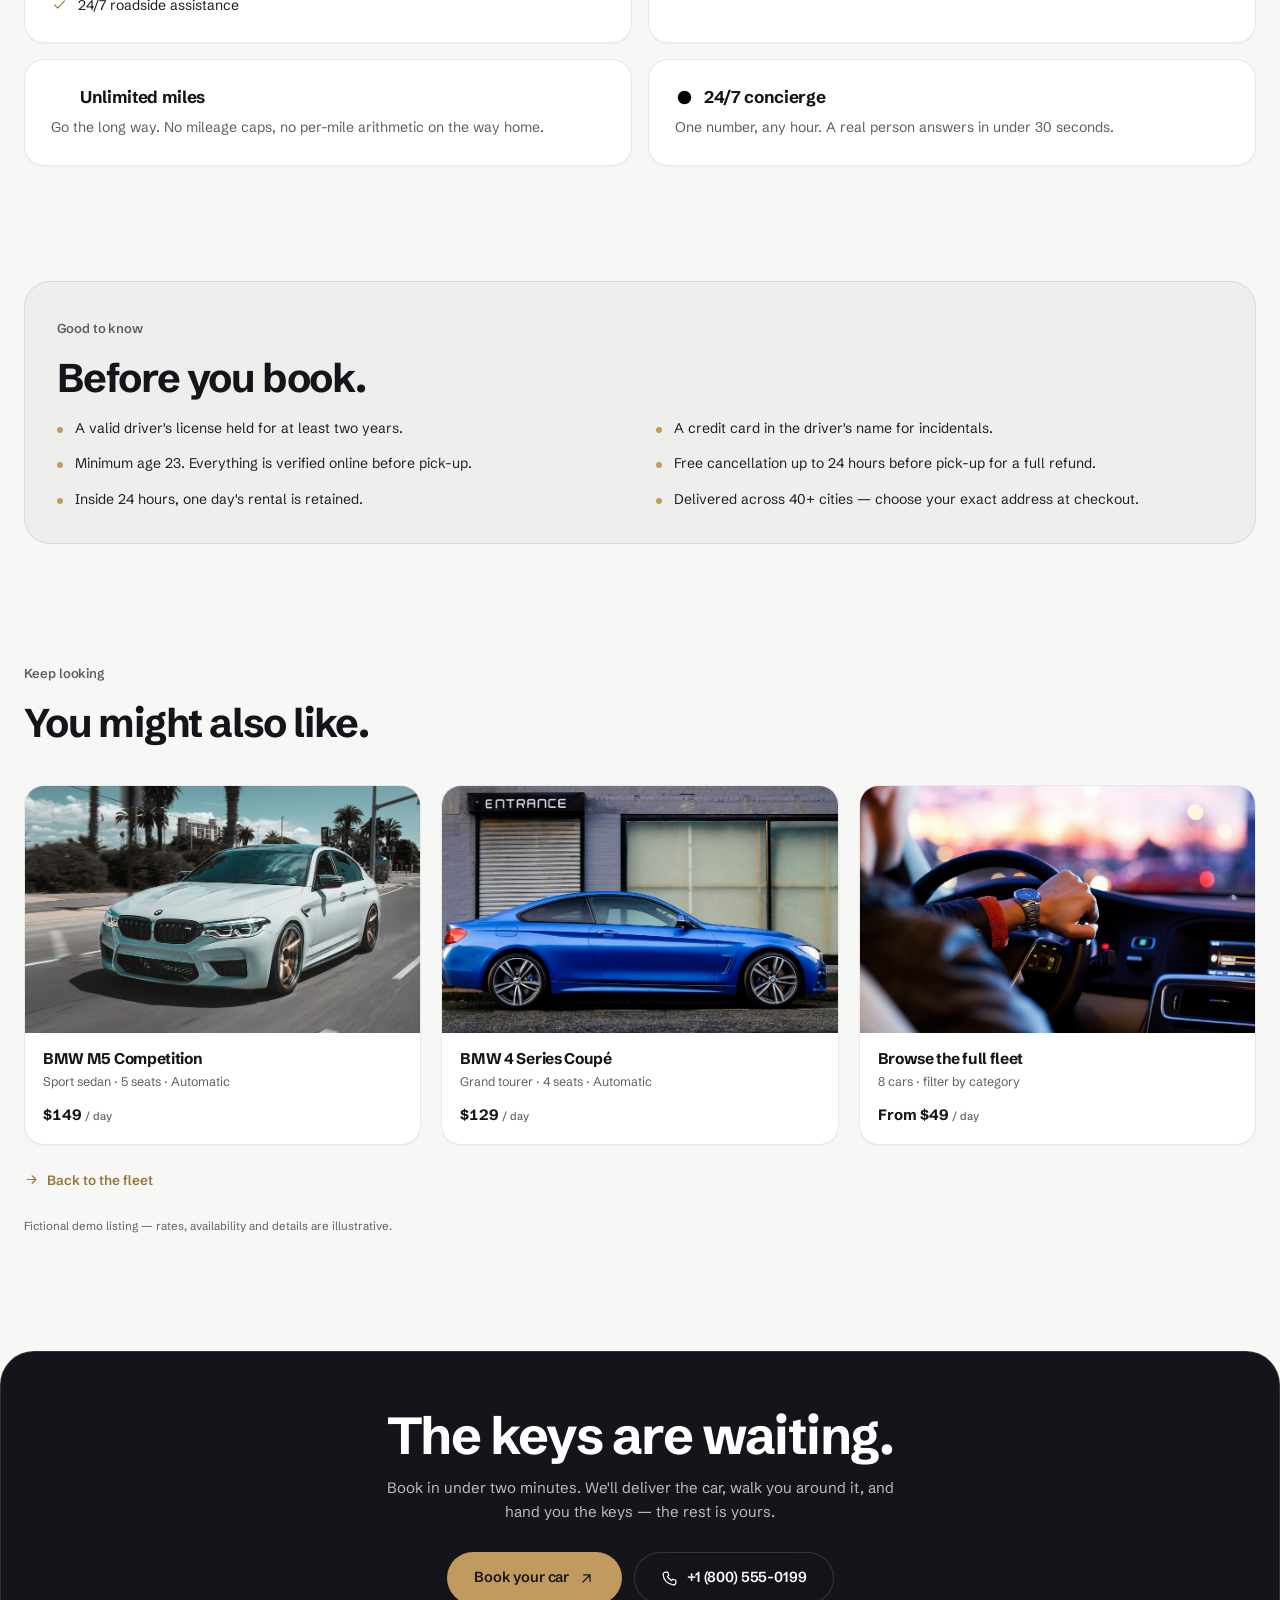
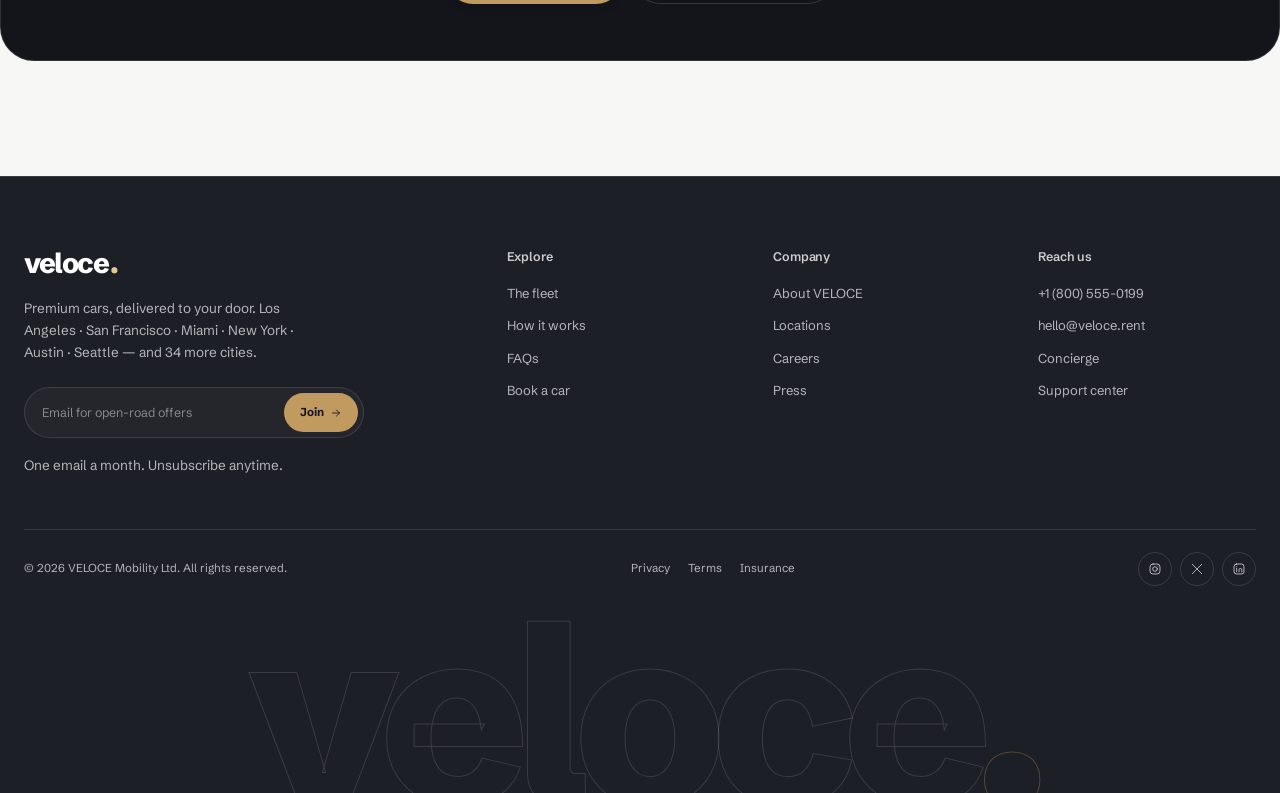
<file: cars/porsche-panamera.html>
<!DOCTYPE html>
<html lang="en">
<head>
<meta charset="UTF-8">
<meta name="viewport" content="width=device-width, initial-scale=1.0">
<title>Porsche Panamera — Car Details | VELOCE</title>
<meta name="description" content="Rent the Porsche Panamera with VELOCE. 4-seat executive sedan, automatic, insurance included, unlimited miles, delivered to your door. From $189/day.">
<meta name="theme-color" content="#14151A">
<link rel="icon" href="data:image/svg+xml,%3Csvg xmlns='http://www.w3.org/2000/svg' viewBox='0 0 64 64'%3E%3Crect width='64' height='64' rx='16' fill='%2314151A'/%3E%3Cpath d='M17 20h9l6 18 6-18h9L36 48h-8L17 20Z' fill='%23C09A5E'/%3E%3C/svg%3E">
<link rel="preconnect" href="https://fonts.googleapis.com">
<link rel="preconnect" href="https://fonts.gstatic.com" crossorigin>
<link href="https://fonts.googleapis.com/css2?family=Schibsted+Grotesk:wght@400;500;600;700;800&display=swap" rel="stylesheet">
<link rel="stylesheet" href="../styles.css">
<link rel="stylesheet" href="car.css">
<script src="../app.js" defer></script>
</head>
<body>

<a class="skip-link" href="#main">Skip to the car details</a>

<!-- Icon sprite -->
<svg aria-hidden="true" style="position:absolute;width:0;height:0;overflow:hidden" xmlns="http://www.w3.org/2000/svg">
  <symbol id="i-arrow" viewBox="0 0 24 24"><path d="M5 12h14M13 6l6 6-6 6"/></symbol>
  <symbol id="i-arrow-up" viewBox="0 0 24 24"><path d="M7 17 17 7M8 7h9v9"/></symbol>
  <symbol id="i-check" viewBox="0 0 24 24"><path d="m5 12.5 4.5 4.5L19 7"/></symbol>
  <symbol id="i-alert" viewBox="0 0 24 24"><circle cx="12" cy="12" r="9"/><path d="M12 7.5v5.5M12 16.5v.1"/></symbol>
  <symbol id="i-shield" viewBox="0 0 24 24"><path d="M12 3 4.5 6v6c0 5 3.4 7.8 7.5 9 4.1-1.2 7.5-4 7.5-9V6L12 3Z"/><path d="m8.8 12 2.2 2.2 4.2-4.4"/></symbol>
  <symbol id="i-clock" viewBox="0 0 24 24"><circle cx="12" cy="12" r="8.5"/><path d="M12 7.5V12l3 2"/></symbol>
  <symbol id="i-road" viewBox="0 0 24 24"><path d="M4 21 8 3M20 21 16 3M12 4v3M12 11v3M12 18v3"/></symbol>
  <symbol id="i-key" viewBox="0 0 24 24"><circle cx="8" cy="8" r="4.5"/><path d="m11.2 11.2 8.3 8.3M16 16l2-2M18.5 18.5l2-2"/></symbol>
  <symbol id="i-car" viewBox="0 0 24 24"><path d="M5 16.5v-3l2-5h10l2 5v3"/><path d="M3 16.5h18M6 16.5v2.5M18 16.5v2.5"/><circle cx="7.5" cy="16.5" r="1.5"/><circle cx="16.5" cy="16.5" r="1.5"/></symbol>
  <symbol id="i-truck" viewBox="0 0 24 24"><path d="M3 6h10v10H3zM13 9h4l3 3v4h-7"/><circle cx="7" cy="18" r="1.6"/><circle cx="17" cy="18" r="1.6"/></symbol>
  <symbol id="i-phone" viewBox="0 0 24 24"><path d="M6.5 3h3l1.5 4.5-2 1.5a13 13 0 0 0 6 6l1.5-2L21 14.5v3A3.5 3.5 0 0 1 17.5 21 15.5 15.5 0 0 1 3 6.5 3.5 3.5 0 0 1 6.5 3Z"/></symbol>
  <symbol id="i-close" viewBox="0 0 24 24"><path d="m6 6 12 12M18 6 6 18"/></symbol>
  <symbol id="i-mail" viewBox="0 0 24 24"><rect x="3" y="5" width="18" height="14" rx="3"/><path d="m4 7 8 6 8-6"/></symbol>
  <symbol id="i-instagram" viewBox="0 0 24 24"><rect x="3.5" y="3.5" width="17" height="17" rx="5"/><circle cx="12" cy="12" r="4"/><circle cx="17.2" cy="6.8" r=".8" fill="currentColor" stroke="none"/></symbol>
  <symbol id="i-x" viewBox="0 0 24 24"><path d="M4 4l16 16M20 4 4 20"/></symbol>
  <symbol id="i-linkedin" viewBox="0 0 24 24"><rect x="3.5" y="3.5" width="17" height="17" rx="4"/><path d="M8 10.5V17M8 7.6v.1M12 17v-3.6a2.4 2.4 0 0 1 4.8 0V17"/></symbol>
</svg>

<!-- Header -->
<header class="site-header is-scrolled" id="site-header">
  <div class="container nav">
    <a class="brand" href="../index.html#top" aria-label="VELOCE home">veloce<span class="dot">.</span></a>
    <nav class="nav-links" aria-label="Main navigation">
      <a href="../index.html#fleet">Fleet</a>
      <a href="../index.html#how">How it works</a>
      <a href="../index.html#faq">Support</a>
      <a href="../index.html#contact">Locations</a>
      <a href="../about.html">About</a>
    </nav>
    <div class="nav-right">
      <a class="nav-phone" href="tel:+18005550199">
        <svg class="icon" aria-hidden="true"><use href="#i-phone"/></svg>
        +1 (800) 555-0199
      </a>
      <a class="btn btn--nav" href="../booking.html">Book now</a>
      <button class="nav-toggle" type="button" aria-label="Open menu" aria-controls="mobile-menu" aria-expanded="false">
        <span></span>
      </button>
    </div>
  </div>
</header>

<!-- Mobile drawer -->
<div class="drawer" id="mobile-menu" aria-hidden="true">
  <div class="drawer-top">
    <a class="brand" href="../index.html#top">veloce<span class="dot">.</span></a>
    <button class="drawer-close" type="button" aria-label="Close menu">
      <svg class="icon" aria-hidden="true"><use href="#i-close"/></svg>
    </button>
  </div>
  <nav class="drawer-links" aria-label="Mobile navigation">
    <a href="../index.html#fleet">Fleet</a>
    <a href="../index.html#how">How it works</a>
    <a href="../index.html#faq">Support</a>
    <a href="../index.html#contact">Locations</a>
    <a href="../about.html">About</a>
  </nav>
  <div class="drawer-foot">
    <a class="btn btn--accent" href="../booking.html">Book a car <svg class="icon arr" aria-hidden="true"><use href="#i-arrow-up"/></svg></a>
    <p>Concierge <a class="plain" href="tel:+18005550199">+1 (800) 555-0199</a><br>Every day, around the clock.</p>
  </div>
</div>

<main id="main">

  <!-- Car hero -->
  <section class="cd-hero" aria-labelledby="car-title">
    <div class="container">
      <nav class="cd-breadcrumb" aria-label="Breadcrumb">
        <a href="../index.html#fleet">Fleet</a>
        <span aria-hidden="true">/</span>
        <span aria-current="page">Porsche Panamera</span>
      </nav>

      <div class="cd-hero-grid">
        <div>
          <span class="eyebrow">Executive sedan · Sport</span>
          <h1 class="cd-title" id="car-title">Porsche Panamera</h1>
          <p class="cd-sub">Quiet-luxury rear-drive sedan with Porsche performance, executive comfort and advanced technology — delivered ready to drive.</p>

          <div class="cd-meta">
            <span class="cd-rating"><span class="star" aria-hidden="true">★</span> 5.0 <span class="sr-only">out of 5</span></span>
            <span class="cd-chip">4 seats</span>
            <span class="cd-chip">Automatic</span>
            <span class="cd-chip">Petrol</span>
            <span class="cd-chip">Available</span>
          </div>

          <div class="cd-price"><b>$189</b><span>/ day · all-in, insurance included</span></div>

          <div class="cd-actions">
            <a class="btn btn--accent" href="../booking.html?car=Porsche%20Panamera">Book this car <svg class="icon arr" aria-hidden="true"><use href="#i-arrow-up"/></svg></a>
            <a class="btn btn--surface" href="../index.html#fleet">Back to fleet</a>
          </div>
        </div>

        <div class="cd-media">
          <span class="cd-badge">Available</span>
          <img src="../assets/hero-panamera.jpg" alt="Porsche Panamera executive sedan" width="2000" height="1333">
        </div>
      </div>
    </div>
  </section>

  <!-- Specs -->
  <section class="cd-section" aria-labelledby="specs-title">
    <div class="container">
      <div class="cd-head">
        <span class="eyebrow">At a glance</span>
        <h2 id="specs-title">The <em>specs.</em></h2>
      </div>
      <dl class="cd-specs">
        <div class="cd-spec"><dt>Category</dt><dd>Executive sedan</dd></div>
        <div class="cd-spec"><dt>Seats</dt><dd>4</dd></div>
        <div class="cd-spec"><dt>Transmission</dt><dd>Automatic</dd></div>
        <div class="cd-spec"><dt>Fuel</dt><dd>Petrol</dd></div>
        <div class="cd-spec"><dt>Price</dt><dd>$189 / day</dd></div>
        <div class="cd-spec"><dt>Mileage</dt><dd>Unlimited</dd></div>
        <div class="cd-spec"><dt>Min. age</dt><dd>23</dd></div>
        <div class="cd-spec"><dt>Rating</dt><dd>5.0 ★</dd></div>
      </dl>
    </div>
  </section>

  <!-- What's included -->
  <section class="cd-section" aria-labelledby="included-title">
    <div class="container">
      <div class="cd-head">
        <span class="eyebrow">Every rental</span>
        <h2 id="included-title">Everything <em>included.</em></h2>
        <p>No upsells at the door. The price you see is the price you pay.</p>
      </div>
      <div class="cd-grid-2">
        <div class="cd-card">
          <h3><svg aria-hidden="true"><use href="#i-shield"/></svg> Covered before you roll</h3>
          <p>Comprehensive protection is standard on every booking — nothing to add at checkout.</p>
          <ul class="cd-checklist" style="margin-top:16px">
            <li><svg class="icon" aria-hidden="true"><use href="#i-check"/></svg> Collision damage waiver</li>
            <li><svg class="icon" aria-hidden="true"><use href="#i-check"/></svg> Theft protection</li>
            <li><svg class="icon" aria-hidden="true"><use href="#i-check"/></svg> Third-party liability</li>
            <li><svg class="icon" aria-hidden="true"><use href="#i-check"/></svg> 24/7 roadside assistance</li>
          </ul>
        </div>
        <div class="cd-card">
          <h3><svg aria-hidden="true"><use href="#i-truck"/></svg> Door-to-door delivery</h3>
          <p>Home, hotel, office or arrivals. A real person meets you with the keys and walks you around the car.</p>
          <ul class="cd-checklist" style="margin-top:16px">
            <li><svg class="icon" aria-hidden="true"><use href="#i-check"/></svg> First 25 km of delivery on us</li>
            <li><svg class="icon" aria-hidden="true"><use href="#i-check"/></svg> Handover in about four minutes</li>
            <li><svg class="icon" aria-hidden="true"><use href="#i-check"/></svg> Return it where you picked it up</li>
          </ul>
        </div>
        <div class="cd-card">
          <h3><svg aria-hidden="true"><use href="#i-road"/></svg> Unlimited miles</h3>
          <p>Go the long way. No mileage caps, no per-mile arithmetic on the way home.</p>
        </div>
        <div class="cd-card">
          <h3><svg aria-hidden="true"><use href="#i-clock"/></svg> 24/7 concierge</h3>
          <p>One number, any hour. A real person answers in under 30 seconds.</p>
        </div>
      </div>
    </div>
  </section>

  <!-- Rental details -->
  <section class="cd-section" aria-labelledby="rental-title">
    <div class="container">
      <div class="cd-rental">
        <div class="cd-head" style="margin-bottom:0">
          <span class="eyebrow">Good to know</span>
          <h2 id="rental-title">Before you <em>book.</em></h2>
        </div>
        <ul class="cd-rental-list">
          <li>A valid driver's license held for at least two years.</li>
          <li>A credit card in the driver's name for incidentals.</li>
          <li>Minimum age 23. Everything is verified online before pick-up.</li>
          <li>Free cancellation up to 24 hours before pick-up for a full refund.</li>
          <li>Inside 24 hours, one day's rental is retained.</li>
          <li>Delivered across 40+ cities — choose your exact address at checkout.</li>
        </ul>
      </div>
    </div>
  </section>

  <!-- Related cars -->
  <section class="cd-section" aria-labelledby="related-title">
    <div class="container">
      <div class="cd-head">
        <span class="eyebrow">Keep looking</span>
        <h2 id="related-title">You might also <em>like.</em></h2>
      </div>
      <div class="cd-related">
        <a class="cd-related-card" href="bmw-m5-competition.html">
          <div class="cd-related-media"><img src="../assets/car-m5.jpg" alt="White BMW M5 Competition on a palm-lined street" width="900" height="660" loading="lazy"></div>
          <div class="cd-related-body"><h3>BMW M5 Competition</h3><p>Sport sedan · 5 seats · Automatic</p><div class="cd-related-price">$149 <span>/ day</span></div></div>
        </a>
        <a class="cd-related-card" href="bmw-4-series-coupe.html">
          <div class="cd-related-media"><img src="../assets/car-4series.jpg" alt="Blue BMW 4 Series Coupé parked in front of a garage" width="900" height="660" loading="lazy"></div>
          <div class="cd-related-body"><h3>BMW 4 Series Coupé</h3><p>Grand tourer · 4 seats · Automatic</p><div class="cd-related-price">$129 <span>/ day</span></div></div>
        </a>
        <a class="cd-related-card" href="../index.html#fleet">
          <div class="cd-related-media"><img src="../assets/lifestyle-drive.jpg" alt="A driver's hand on the wheel with the city lights ahead" width="1200" height="900" loading="lazy"></div>
          <div class="cd-related-body"><h3>Browse the full fleet</h3><p>8 cars · filter by category</p><div class="cd-related-price">From $49 <span>/ day</span></div></div>
        </a>
      </div>
      <a class="cd-back" href="../index.html#fleet"><svg class="icon" aria-hidden="true"><use href="#i-arrow"/></svg> Back to the fleet</a>
      <p class="cd-demo">Fictional demo listing — rates, availability and details are illustrative.</p>
    </div>
  </section>

  <!-- CTA -->
  <section class="cd-cta" aria-labelledby="cd-cta-title">
    <div>
      <h2 id="cd-cta-title">The keys are <em>waiting.</em></h2>
      <p>Book in under two minutes. We'll deliver the car, walk you around it, and hand you the keys — the rest is yours.</p>
      <div class="cd-actions">
        <a class="btn btn--accent" href="../booking.html?car=Porsche%20Panamera">Book your car <svg class="icon arr" aria-hidden="true"><use href="#i-arrow-up"/></svg></a>
        <a class="btn btn--ghost" href="tel:+18005550199"><svg class="icon" aria-hidden="true"><use href="#i-phone"/></svg> +1 (800) 555-0199</a>
      </div>
    </div>
  </section>

</main>

<!-- Footer -->
<footer class="site-footer" id="contact">
  <div class="container">
    <div class="footer-top">
      <div class="footer-brand">
        <a class="brand" href="../index.html#top" aria-label="VELOCE home">veloce<span class="dot">.</span></a>
        <p>Premium cars, delivered to your door. Los Angeles · San Francisco · Miami · New York · Austin · Seattle — and 34 more cities.</p>
        <form class="newsletter" id="newsletter-form">
          <label class="sr-only" for="newsletter-email">Email address</label>
          <input type="email" id="newsletter-email" name="email" placeholder="Email for open-road offers" required>
          <button type="submit">Join <svg class="icon" aria-hidden="true"><use href="#i-arrow"/></svg></button>
        </form>
        <p class="newsletter-note">One email a month. Unsubscribe anytime.</p>
      </div>

      <div class="footer-col">
        <h3>Explore</h3>
        <nav class="footer-links" aria-label="Explore">
          <a href="../index.html#fleet">The fleet</a>
          <a href="../index.html#how">How it works</a>
          <a href="../index.html#faq">FAQs</a>
          <a href="../booking.html">Book a car</a>
        </nav>
      </div>

      <div class="footer-col">
        <h3>Company</h3>
        <nav class="footer-links" aria-label="Company">
          <a href="../about.html">About VELOCE</a>
          <a href="../index.html#contact">Locations</a>
          <a href="../careers.html">Careers</a>
          <a href="mailto:press@veloce.rent">Press</a>
        </nav>
      </div>

      <div class="footer-col">
        <h3>Reach us</h3>
        <nav class="footer-links" aria-label="Contact">
          <a href="tel:+18005550199">+1 (800) 555-0199</a>
          <a href="mailto:hello@veloce.rent">hello@veloce.rent</a>
          <a href="mailto:concierge@veloce.rent">Concierge</a>
          <a href="../index.html#support">Support center</a>
        </nav>
      </div>
    </div>

    <div class="footer-bottom">
      <span>© <span id="year">2026</span> VELOCE Mobility Ltd. All rights reserved.</span>
      <div class="footer-legal">
        <a href="../index.html#faq">Privacy</a>
        <a href="../index.html#faq">Terms</a>
        <a href="../index.html#faq">Insurance</a>
      </div>
      <div class="socials">
        <a href="../index.html#top" aria-label="VELOCE on Instagram"><svg class="icon" aria-hidden="true"><use href="#i-instagram"/></svg></a>
        <a href="../index.html#top" aria-label="VELOCE on X"><svg class="icon" aria-hidden="true"><use href="#i-x"/></svg></a>
        <a href="../index.html#top" aria-label="VELOCE on LinkedIn"><svg class="icon" aria-hidden="true"><use href="#i-linkedin"/></svg></a>
      </div>
    </div>

    <div class="footer-word" aria-hidden="true">veloce<span class="dot">.</span></div>
  </div>
</footer>

<div class="toast" id="toast" role="status" aria-live="polite">
  <svg id="toast-icon" aria-hidden="true"><use href="#i-check"/></svg>
  <span id="toast-text"></span>
</div>

</body>
</html>
</file>
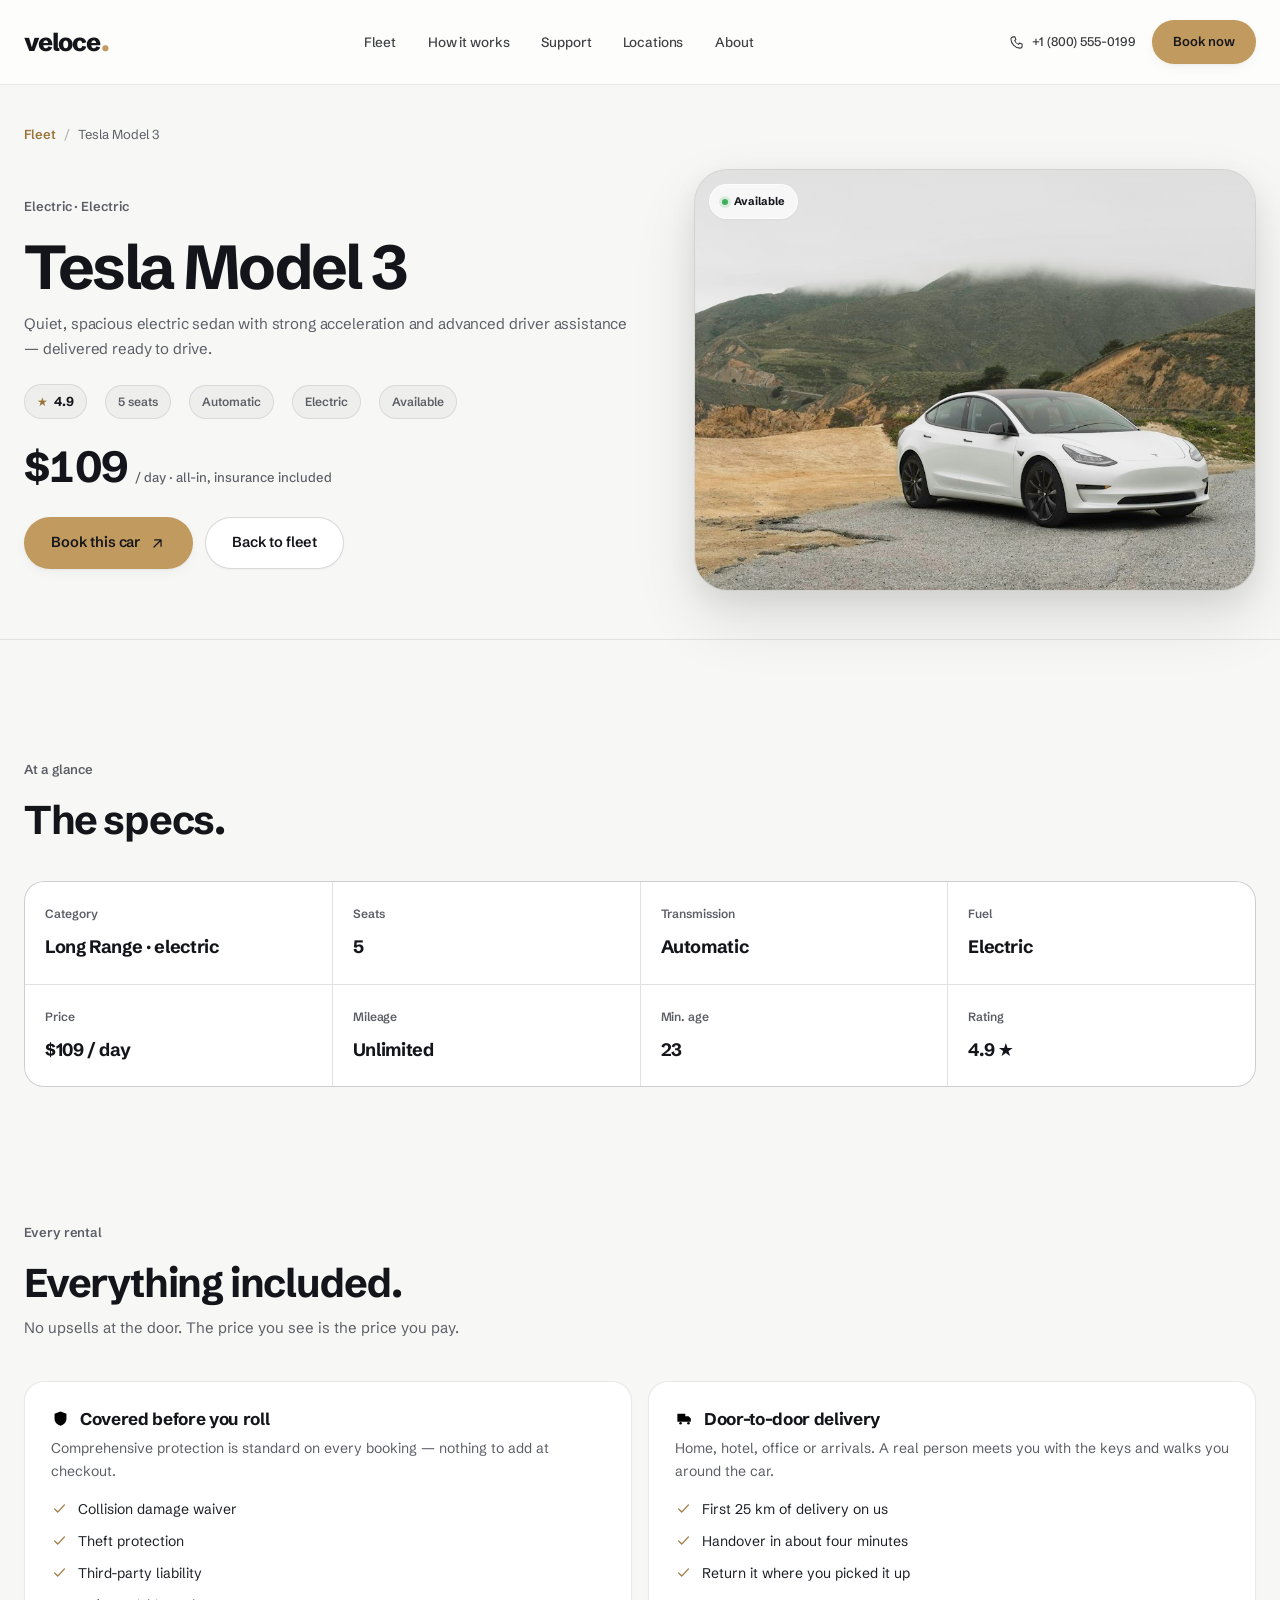
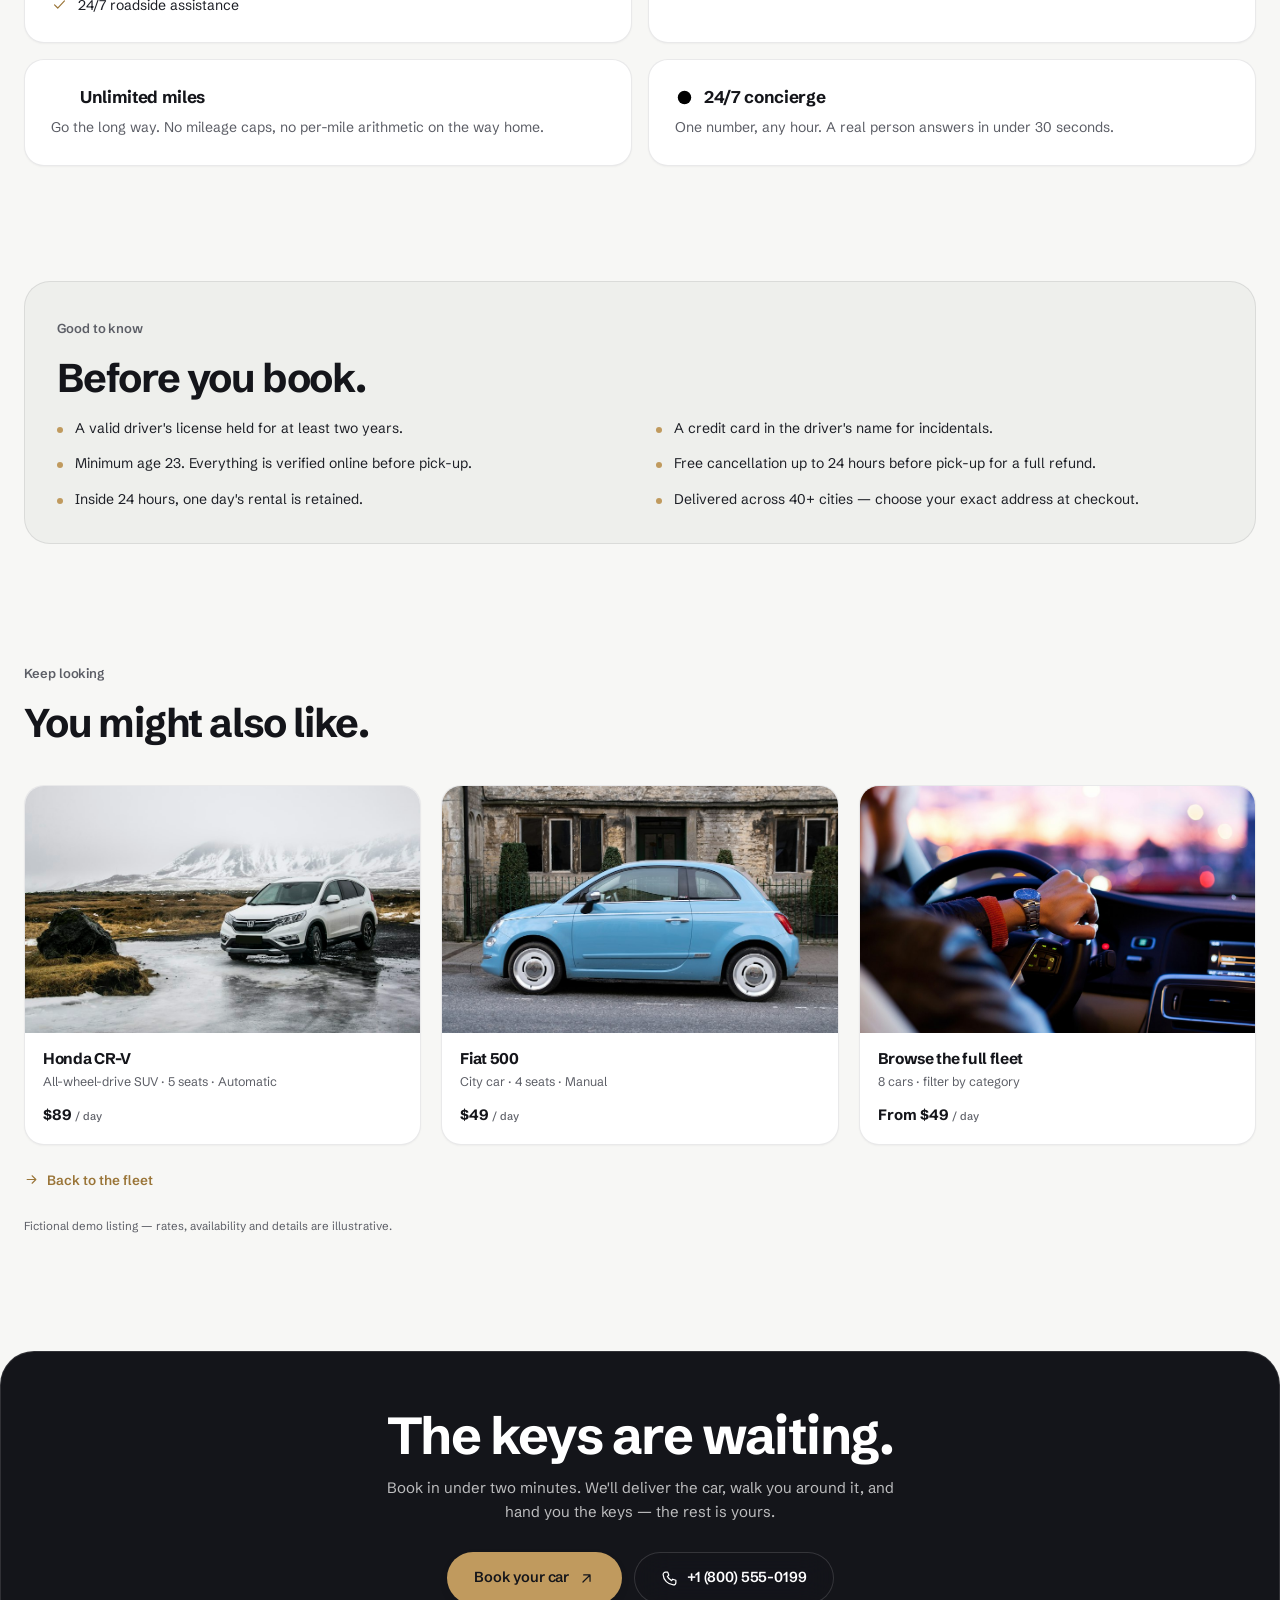
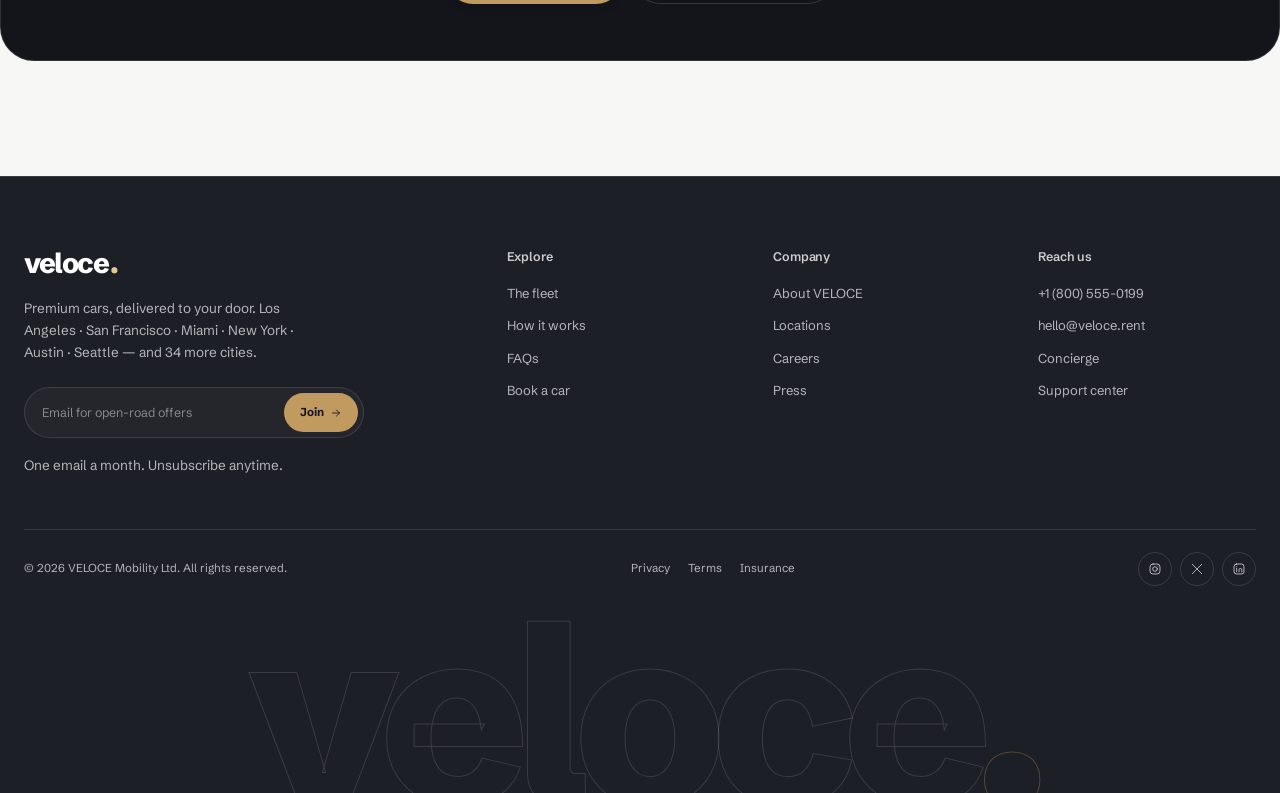
<file: cars/tesla-model-3.html>
<!DOCTYPE html>
<html lang="en">
<head>
<meta charset="UTF-8">
<meta name="viewport" content="width=device-width, initial-scale=1.0">
<title>Tesla Model 3 — Car Details | VELOCE</title>
<meta name="description" content="Rent the Tesla Model 3 with VELOCE. 5-seat long range · electric, automatic, insurance included, unlimited miles, delivered to your door. From $109/day.">
<meta name="theme-color" content="#14151A">
<link rel="icon" href="data:image/svg+xml,%3Csvg xmlns='http://www.w3.org/2000/svg' viewBox='0 0 64 64'%3E%3Crect width='64' height='64' rx='16' fill='%2314151A'/%3E%3Cpath d='M17 20h9l6 18 6-18h9L36 48h-8L17 20Z' fill='%23C09A5E'/%3E%3C/svg%3E">
<link rel="preconnect" href="https://fonts.googleapis.com">
<link rel="preconnect" href="https://fonts.gstatic.com" crossorigin>
<link href="https://fonts.googleapis.com/css2?family=Schibsted+Grotesk:wght@400;500;600;700;800&display=swap" rel="stylesheet">
<link rel="stylesheet" href="../styles.css">
<link rel="stylesheet" href="car.css">
<script src="../app.js" defer></script>
</head>
<body>

<a class="skip-link" href="#main">Skip to the car details</a>

<!-- Icon sprite -->
<svg aria-hidden="true" style="position:absolute;width:0;height:0;overflow:hidden" xmlns="http://www.w3.org/2000/svg">
  <symbol id="i-arrow" viewBox="0 0 24 24"><path d="M5 12h14M13 6l6 6-6 6"/></symbol>
  <symbol id="i-arrow-up" viewBox="0 0 24 24"><path d="M7 17 17 7M8 7h9v9"/></symbol>
  <symbol id="i-check" viewBox="0 0 24 24"><path d="m5 12.5 4.5 4.5L19 7"/></symbol>
  <symbol id="i-alert" viewBox="0 0 24 24"><circle cx="12" cy="12" r="9"/><path d="M12 7.5v5.5M12 16.5v.1"/></symbol>
  <symbol id="i-shield" viewBox="0 0 24 24"><path d="M12 3 4.5 6v6c0 5 3.4 7.8 7.5 9 4.1-1.2 7.5-4 7.5-9V6L12 3Z"/><path d="m8.8 12 2.2 2.2 4.2-4.4"/></symbol>
  <symbol id="i-clock" viewBox="0 0 24 24"><circle cx="12" cy="12" r="8.5"/><path d="M12 7.5V12l3 2"/></symbol>
  <symbol id="i-road" viewBox="0 0 24 24"><path d="M4 21 8 3M20 21 16 3M12 4v3M12 11v3M12 18v3"/></symbol>
  <symbol id="i-key" viewBox="0 0 24 24"><circle cx="8" cy="8" r="4.5"/><path d="m11.2 11.2 8.3 8.3M16 16l2-2M18.5 18.5l2-2"/></symbol>
  <symbol id="i-car" viewBox="0 0 24 24"><path d="M5 16.5v-3l2-5h10l2 5v3"/><path d="M3 16.5h18M6 16.5v2.5M18 16.5v2.5"/><circle cx="7.5" cy="16.5" r="1.5"/><circle cx="16.5" cy="16.5" r="1.5"/></symbol>
  <symbol id="i-truck" viewBox="0 0 24 24"><path d="M3 6h10v10H3zM13 9h4l3 3v4h-7"/><circle cx="7" cy="18" r="1.6"/><circle cx="17" cy="18" r="1.6"/></symbol>
  <symbol id="i-phone" viewBox="0 0 24 24"><path d="M6.5 3h3l1.5 4.5-2 1.5a13 13 0 0 0 6 6l1.5-2L21 14.5v3A3.5 3.5 0 0 1 17.5 21 15.5 15.5 0 0 1 3 6.5 3.5 3.5 0 0 1 6.5 3Z"/></symbol>
  <symbol id="i-close" viewBox="0 0 24 24"><path d="m6 6 12 12M18 6 6 18"/></symbol>
  <symbol id="i-mail" viewBox="0 0 24 24"><rect x="3" y="5" width="18" height="14" rx="3"/><path d="m4 7 8 6 8-6"/></symbol>
  <symbol id="i-instagram" viewBox="0 0 24 24"><rect x="3.5" y="3.5" width="17" height="17" rx="5"/><circle cx="12" cy="12" r="4"/><circle cx="17.2" cy="6.8" r=".8" fill="currentColor" stroke="none"/></symbol>
  <symbol id="i-x" viewBox="0 0 24 24"><path d="M4 4l16 16M20 4 4 20"/></symbol>
  <symbol id="i-linkedin" viewBox="0 0 24 24"><rect x="3.5" y="3.5" width="17" height="17" rx="4"/><path d="M8 10.5V17M8 7.6v.1M12 17v-3.6a2.4 2.4 0 0 1 4.8 0V17"/></symbol>
</svg>

<!-- Header -->
<header class="site-header is-scrolled" id="site-header">
  <div class="container nav">
    <a class="brand" href="../index.html#top" aria-label="VELOCE home">veloce<span class="dot">.</span></a>
    <nav class="nav-links" aria-label="Main navigation">
      <a href="../index.html#fleet">Fleet</a>
      <a href="../index.html#how">How it works</a>
      <a href="../index.html#faq">Support</a>
      <a href="../index.html#contact">Locations</a>
      <a href="../about.html">About</a>
    </nav>
    <div class="nav-right">
      <a class="nav-phone" href="tel:+18005550199">
        <svg class="icon" aria-hidden="true"><use href="#i-phone"/></svg>
        +1 (800) 555-0199
      </a>
      <a class="btn btn--nav" href="../booking.html">Book now</a>
      <button class="nav-toggle" type="button" aria-label="Open menu" aria-controls="mobile-menu" aria-expanded="false">
        <span></span>
      </button>
    </div>
  </div>
</header>

<!-- Mobile drawer -->
<div class="drawer" id="mobile-menu" aria-hidden="true">
  <div class="drawer-top">
    <a class="brand" href="../index.html#top">veloce<span class="dot">.</span></a>
    <button class="drawer-close" type="button" aria-label="Close menu">
      <svg class="icon" aria-hidden="true"><use href="#i-close"/></svg>
    </button>
  </div>
  <nav class="drawer-links" aria-label="Mobile navigation">
    <a href="../index.html#fleet">Fleet</a>
    <a href="../index.html#how">How it works</a>
    <a href="../index.html#faq">Support</a>
    <a href="../index.html#contact">Locations</a>
    <a href="../about.html">About</a>
  </nav>
  <div class="drawer-foot">
    <a class="btn btn--accent" href="../booking.html">Book a car <svg class="icon arr" aria-hidden="true"><use href="#i-arrow-up"/></svg></a>
    <p>Concierge <a class="plain" href="tel:+18005550199">+1 (800) 555-0199</a><br>Every day, around the clock.</p>
  </div>
</div>

<main id="main">

  <!-- Car hero -->
  <section class="cd-hero" aria-labelledby="car-title">
    <div class="container">
      <nav class="cd-breadcrumb" aria-label="Breadcrumb">
        <a href="../index.html#fleet">Fleet</a>
        <span aria-hidden="true">/</span>
        <span aria-current="page">Tesla Model 3</span>
      </nav>

      <div class="cd-hero-grid">
        <div>
          <span class="eyebrow">Electric · Electric</span>
          <h1 class="cd-title" id="car-title">Tesla Model 3</h1>
          <p class="cd-sub">Quiet, spacious electric sedan with strong acceleration and advanced driver assistance — delivered ready to drive.</p>

          <div class="cd-meta">
            <span class="cd-rating"><span class="star" aria-hidden="true">★</span> 4.9 <span class="sr-only">out of 5</span></span>
            <span class="cd-chip">5 seats</span>
            <span class="cd-chip">Automatic</span>
            <span class="cd-chip">Electric</span>
            <span class="cd-chip">Available</span>
          </div>

          <div class="cd-price"><b>$109</b><span>/ day · all-in, insurance included</span></div>

          <div class="cd-actions">
            <a class="btn btn--accent" href="../booking.html?car=Tesla%20Model%203">Book this car <svg class="icon arr" aria-hidden="true"><use href="#i-arrow-up"/></svg></a>
            <a class="btn btn--surface" href="../index.html#fleet">Back to fleet</a>
          </div>
        </div>

        <div class="cd-media">
          <span class="cd-badge">Available</span>
          <img src="../assets/car-tesla.jpg" alt="White Tesla Model 3 on a mountain road" width="900" height="660">
        </div>
      </div>
    </div>
  </section>

  <!-- Specs -->
  <section class="cd-section" aria-labelledby="specs-title">
    <div class="container">
      <div class="cd-head">
        <span class="eyebrow">At a glance</span>
        <h2 id="specs-title">The <em>specs.</em></h2>
      </div>
      <dl class="cd-specs">
        <div class="cd-spec"><dt>Category</dt><dd>Long Range · electric</dd></div>
        <div class="cd-spec"><dt>Seats</dt><dd>5</dd></div>
        <div class="cd-spec"><dt>Transmission</dt><dd>Automatic</dd></div>
        <div class="cd-spec"><dt>Fuel</dt><dd>Electric</dd></div>
        <div class="cd-spec"><dt>Price</dt><dd>$109 / day</dd></div>
        <div class="cd-spec"><dt>Mileage</dt><dd>Unlimited</dd></div>
        <div class="cd-spec"><dt>Min. age</dt><dd>23</dd></div>
        <div class="cd-spec"><dt>Rating</dt><dd>4.9 ★</dd></div>
      </dl>
    </div>
  </section>

  <!-- What's included -->
  <section class="cd-section" aria-labelledby="included-title">
    <div class="container">
      <div class="cd-head">
        <span class="eyebrow">Every rental</span>
        <h2 id="included-title">Everything <em>included.</em></h2>
        <p>No upsells at the door. The price you see is the price you pay.</p>
      </div>
      <div class="cd-grid-2">
        <div class="cd-card">
          <h3><svg aria-hidden="true"><use href="#i-shield"/></svg> Covered before you roll</h3>
          <p>Comprehensive protection is standard on every booking — nothing to add at checkout.</p>
          <ul class="cd-checklist" style="margin-top:16px">
            <li><svg class="icon" aria-hidden="true"><use href="#i-check"/></svg> Collision damage waiver</li>
            <li><svg class="icon" aria-hidden="true"><use href="#i-check"/></svg> Theft protection</li>
            <li><svg class="icon" aria-hidden="true"><use href="#i-check"/></svg> Third-party liability</li>
            <li><svg class="icon" aria-hidden="true"><use href="#i-check"/></svg> 24/7 roadside assistance</li>
          </ul>
        </div>
        <div class="cd-card">
          <h3><svg aria-hidden="true"><use href="#i-truck"/></svg> Door-to-door delivery</h3>
          <p>Home, hotel, office or arrivals. A real person meets you with the keys and walks you around the car.</p>
          <ul class="cd-checklist" style="margin-top:16px">
            <li><svg class="icon" aria-hidden="true"><use href="#i-check"/></svg> First 25 km of delivery on us</li>
            <li><svg class="icon" aria-hidden="true"><use href="#i-check"/></svg> Handover in about four minutes</li>
            <li><svg class="icon" aria-hidden="true"><use href="#i-check"/></svg> Return it where you picked it up</li>
          </ul>
        </div>
        <div class="cd-card">
          <h3><svg aria-hidden="true"><use href="#i-road"/></svg> Unlimited miles</h3>
          <p>Go the long way. No mileage caps, no per-mile arithmetic on the way home.</p>
        </div>
        <div class="cd-card">
          <h3><svg aria-hidden="true"><use href="#i-clock"/></svg> 24/7 concierge</h3>
          <p>One number, any hour. A real person answers in under 30 seconds.</p>
        </div>
      </div>
    </div>
  </section>

  <!-- Rental details -->
  <section class="cd-section" aria-labelledby="rental-title">
    <div class="container">
      <div class="cd-rental">
        <div class="cd-head" style="margin-bottom:0">
          <span class="eyebrow">Good to know</span>
          <h2 id="rental-title">Before you <em>book.</em></h2>
        </div>
        <ul class="cd-rental-list">
          <li>A valid driver's license held for at least two years.</li>
          <li>A credit card in the driver's name for incidentals.</li>
          <li>Minimum age 23. Everything is verified online before pick-up.</li>
          <li>Free cancellation up to 24 hours before pick-up for a full refund.</li>
          <li>Inside 24 hours, one day's rental is retained.</li>
          <li>Delivered across 40+ cities — choose your exact address at checkout.</li>
        </ul>
      </div>
    </div>
  </section>

  <!-- Related cars -->
  <section class="cd-section" aria-labelledby="related-title">
    <div class="container">
      <div class="cd-head">
        <span class="eyebrow">Keep looking</span>
        <h2 id="related-title">You might also <em>like.</em></h2>
      </div>
      <div class="cd-related">
        <a class="cd-related-card" href="honda-cr-v.html">
          <div class="cd-related-media"><img src="../assets/car-crv.jpg" alt="White Honda CR-V parked on a snowy highland road" width="900" height="660" loading="lazy"></div>
          <div class="cd-related-body"><h3>Honda CR-V</h3><p>All-wheel-drive SUV · 5 seats · Automatic</p><div class="cd-related-price">$89 <span>/ day</span></div></div>
        </a>
        <a class="cd-related-card" href="fiat-500.html">
          <div class="cd-related-media"><img src="../assets/car-fiat.jpg" alt="Light blue Fiat 500 parked on a cobbled city street" width="900" height="660" loading="lazy"></div>
          <div class="cd-related-body"><h3>Fiat 500</h3><p>City car · 4 seats · Manual</p><div class="cd-related-price">$49 <span>/ day</span></div></div>
        </a>
        <a class="cd-related-card" href="../index.html#fleet">
          <div class="cd-related-media"><img src="../assets/lifestyle-drive.jpg" alt="A driver's hand on the wheel with the city lights ahead" width="1200" height="900" loading="lazy"></div>
          <div class="cd-related-body"><h3>Browse the full fleet</h3><p>8 cars · filter by category</p><div class="cd-related-price">From $49 <span>/ day</span></div></div>
        </a>
      </div>
      <a class="cd-back" href="../index.html#fleet"><svg class="icon" aria-hidden="true"><use href="#i-arrow"/></svg> Back to the fleet</a>
      <p class="cd-demo">Fictional demo listing — rates, availability and details are illustrative.</p>
    </div>
  </section>

  <!-- CTA -->
  <section class="cd-cta" aria-labelledby="cd-cta-title">
    <div>
      <h2 id="cd-cta-title">The keys are <em>waiting.</em></h2>
      <p>Book in under two minutes. We'll deliver the car, walk you around it, and hand you the keys — the rest is yours.</p>
      <div class="cd-actions">
        <a class="btn btn--accent" href="../booking.html?car=Tesla%20Model%203">Book your car <svg class="icon arr" aria-hidden="true"><use href="#i-arrow-up"/></svg></a>
        <a class="btn btn--ghost" href="tel:+18005550199"><svg class="icon" aria-hidden="true"><use href="#i-phone"/></svg> +1 (800) 555-0199</a>
      </div>
    </div>
  </section>

</main>

<!-- Footer -->
<footer class="site-footer" id="contact">
  <div class="container">
    <div class="footer-top">
      <div class="footer-brand">
        <a class="brand" href="../index.html#top" aria-label="VELOCE home">veloce<span class="dot">.</span></a>
        <p>Premium cars, delivered to your door. Los Angeles · San Francisco · Miami · New York · Austin · Seattle — and 34 more cities.</p>
        <form class="newsletter" id="newsletter-form">
          <label class="sr-only" for="newsletter-email">Email address</label>
          <input type="email" id="newsletter-email" name="email" placeholder="Email for open-road offers" required>
          <button type="submit">Join <svg class="icon" aria-hidden="true"><use href="#i-arrow"/></svg></button>
        </form>
        <p class="newsletter-note">One email a month. Unsubscribe anytime.</p>
      </div>

      <div class="footer-col">
        <h3>Explore</h3>
        <nav class="footer-links" aria-label="Explore">
          <a href="../index.html#fleet">The fleet</a>
          <a href="../index.html#how">How it works</a>
          <a href="../index.html#faq">FAQs</a>
          <a href="../booking.html">Book a car</a>
        </nav>
      </div>

      <div class="footer-col">
        <h3>Company</h3>
        <nav class="footer-links" aria-label="Company">
          <a href="../about.html">About VELOCE</a>
          <a href="../index.html#contact">Locations</a>
          <a href="../careers.html">Careers</a>
          <a href="mailto:press@veloce.rent">Press</a>
        </nav>
      </div>

      <div class="footer-col">
        <h3>Reach us</h3>
        <nav class="footer-links" aria-label="Contact">
          <a href="tel:+18005550199">+1 (800) 555-0199</a>
          <a href="mailto:hello@veloce.rent">hello@veloce.rent</a>
          <a href="mailto:concierge@veloce.rent">Concierge</a>
          <a href="../index.html#support">Support center</a>
        </nav>
      </div>
    </div>

    <div class="footer-bottom">
      <span>© <span id="year">2026</span> VELOCE Mobility Ltd. All rights reserved.</span>
      <div class="footer-legal">
        <a href="../index.html#faq">Privacy</a>
        <a href="../index.html#faq">Terms</a>
        <a href="../index.html#faq">Insurance</a>
      </div>
      <div class="socials">
        <a href="../index.html#top" aria-label="VELOCE on Instagram"><svg class="icon" aria-hidden="true"><use href="#i-instagram"/></svg></a>
        <a href="../index.html#top" aria-label="VELOCE on X"><svg class="icon" aria-hidden="true"><use href="#i-x"/></svg></a>
        <a href="../index.html#top" aria-label="VELOCE on LinkedIn"><svg class="icon" aria-hidden="true"><use href="#i-linkedin"/></svg></a>
      </div>
    </div>

    <div class="footer-word" aria-hidden="true">veloce<span class="dot">.</span></div>
  </div>
</footer>

<div class="toast" id="toast" role="status" aria-live="polite">
  <svg id="toast-icon" aria-hidden="true"><use href="#i-check"/></svg>
  <span id="toast-text"></span>
</div>

</body>
</html>
</file>
<file: styles.css>
/* ============================================================
   VELOCE — Premium car rental landing page
   Modern SaaS · "Onyx & Champagne"
   ============================================================ */

/* ---------- Tokens ---------- */
:root{
  color-scheme:light;

  /* Palette — graphite + cool neutrals + single champagne accent */
  --ink:#14151A;            /* primary dark / text */
  --ink-2:#1D1F26;          /* dark surface */
  --ink-3:#2A2D36;          /* raised dark surface */
  --paper:#F7F7F5;          /* canvas */
  --surface:#FFFFFF;        /* cards */
  --mist:#EEEFEC;           /* subtle fill */
  --mist-2:#E6E7E3;         /* stronger fill */
  --muted:#5C5E66;          /* secondary text */
  --muted-dark:rgba(255,255,255,.68);
  --line:rgba(20,21,26,.09);
  --line-strong:rgba(20,21,26,.16);
  --line-dark:rgba(255,255,255,.12);

  /* Accent — champagne metal */
  --accent:#C09A5E;
  --accent-deep:#9A7538;    /* accent text on light */
  --accent-soft:rgba(192,154,94,.16);
  --accent-light:#E3C897;   /* accent text on dark */
  --on-accent:#14151A;

  /* Type — one family, clear scale */
  --font-sans:"Schibsted Grotesk",system-ui,-apple-system,"Segoe UI",Roboto,Helvetica,Arial,sans-serif;
  --tracking-tight:-.03em;
  --tracking-display:-.045em;
  --lh-tight:1.04;
  --lh-body:1.65;

  /* Radius */
  --r-xs:8px;
  --r-sm:10px;
  --r-md:14px;
  --r-lg:20px;
  --r-xl:26px;
  --r-2xl:34px;
  --r-pill:999px;

  /* Spacing — 4px base scale */
  --s1:4px;  --s2:8px;  --s3:12px; --s4:16px; --s5:20px; --s6:24px;
  --s8:32px; --s10:40px; --s12:48px; --s16:64px; --s20:80px; --s24:96px;
  --section-y:clamp(80px,9vw,144px);
  --maxw:1240px;

  /* Elevation — layered, soft, ink-tinted */
  --shadow-xs:0 1px 2px rgba(16,17,22,.04);
  --shadow-sm:0 1px 3px rgba(16,17,22,.05),0 4px 12px rgba(16,17,22,.04);
  --shadow-md:0 4px 12px rgba(16,17,22,.05),0 12px 32px rgba(16,17,22,.07);
  --shadow-lg:0 10px 28px rgba(16,17,22,.07),0 28px 64px rgba(16,17,22,.11);
  --shadow-glass:0 8px 32px rgba(16,17,22,.20);

  /* Glass */
  --glass-bg:rgba(255,255,255,.72);
  --glass-bg-dark:rgba(20,21,26,.52);
  --glass-border:rgba(255,255,255,.55);
  --glass-border-dark:rgba(255,255,255,.14);
  --blur:18px;

  /* Motion */
  --ease:cubic-bezier(.22,1,.36,1);
  --ease-soft:cubic-bezier(.4,0,.2,1);
  --dur-fast:.18s;
  --dur:.4s;
  --dur-slow:.85s;
  --nav-h:84px;
}

/* ---------- Base ---------- */
*,*::before,*::after{box-sizing:border-box}
html{scroll-behavior:smooth;-webkit-text-size-adjust:100%;scroll-padding-top:96px}
body{
  margin:0;
  font-family:var(--font-sans);
  font-size:16px;
  line-height:var(--lh-body);
  font-weight:400;
  background:var(--paper);
  color:var(--ink);
  -webkit-font-smoothing:antialiased;
  -moz-osx-font-smoothing:grayscale;
  text-rendering:optimizeLegibility;
  overflow-x:hidden;
}
body.no-scroll{overflow:hidden}

/* ---------- Hide scrollbars (scrolling still works) ---------- */
*,*::before,*::after{scrollbar-width:none;-ms-overflow-style:none}
*::-webkit-scrollbar{display:none}
img{display:block;max-width:100%}
a{color:inherit;text-decoration:none}
button{font:inherit;color:inherit;background:none;border:0;cursor:pointer}
ul,ol{margin:0;padding:0;list-style:none}
h1,h2,h3,h4,p{margin:0}
[hidden]{display:none!important}

::selection{background:var(--accent);color:var(--on-accent)}
:focus-visible{
  outline:2px solid var(--accent);
  outline-offset:3px;
  border-radius:6px;
}
.on-dark :focus-visible,
.hero :focus-visible,
.site-footer :focus-visible,
.cta :focus-visible,
.bento :focus-visible{outline-color:var(--accent-light)}

.container{width:min(var(--maxw),100% - 48px);margin-inline:auto}
.icon{width:18px;height:18px;flex:none;fill:none;stroke:currentColor;stroke-width:1.7;stroke-linecap:round;stroke-linejoin:round}
.icon.play{fill:currentColor;stroke:none}
.sr-only{position:absolute;width:1px;height:1px;padding:0;margin:-1px;overflow:hidden;clip:rect(0 0 0 0);white-space:nowrap;border:0}
section[id],#book,#support{scroll-margin-top:104px}
.section{padding:var(--section-y) 0}
.section-head{
  display:flex;align-items:flex-end;justify-content:space-between;
  gap:var(--s10);margin-bottom:var(--s12);
}
.section-head h2,.section-heading{max-width:720px}
.section-head p{max-width:340px;font-size:15px;line-height:1.65;color:var(--muted)}

/* ---------- Type scale ---------- */
h1{
  font-size:clamp(46px,7.2vw,96px);
  line-height:.96;letter-spacing:var(--tracking-display);font-weight:700;
}
h2{
  font-size:clamp(32px,4.4vw,58px);
  line-height:1.03;letter-spacing:var(--tracking-tight);font-weight:700;
}
h3{font-size:clamp(18px,1.5vw,21px);line-height:1.25;letter-spacing:-.02em;font-weight:600}
h4{font-size:16px;line-height:1.3;letter-spacing:-.015em;font-weight:600}

/* No single-word accent treatment inside headlines; keep semantics, drop styling */
h1 em,h2 em,h3 em,h4 em{font-style:normal;font-weight:inherit;color:inherit;background:none}
.serif{font-style:normal}

/* Eyebrow — sentence case, not all-caps, not a decorative label */
.eyebrow{
  display:inline-flex;align-items:center;gap:8px;
  font-size:13px;font-weight:600;letter-spacing:-.005em;
  color:var(--muted);margin-bottom:18px;
}
.on-dark .eyebrow,.hero .eyebrow{color:var(--muted-dark)}

.skip-link{
  position:fixed;left:16px;top:-64px;z-index:300;
  background:var(--ink);color:var(--surface);
  padding:12px 18px;border-radius:var(--r-sm);font-size:13px;font-weight:600;
  transition:top var(--dur-fast) var(--ease);
}
.skip-link:focus{top:16px}

/* ---------- Buttons ---------- */
.btn{
  display:inline-flex;align-items:center;justify-content:center;gap:9px;
  min-height:52px;padding:0 26px;border-radius:var(--r-pill);
  font-size:14.5px;font-weight:600;letter-spacing:-.01em;white-space:nowrap;
  border:1px solid transparent;
  transition:
    transform var(--dur) var(--ease),
    background var(--dur) var(--ease-soft),
    border-color var(--dur) var(--ease-soft),
    box-shadow var(--dur) var(--ease-soft),
    color var(--dur) var(--ease-soft);
  will-change:transform;
}
.btn svg{width:17px;height:17px;flex:none;transition:transform var(--dur) var(--ease)}
.btn:hover{transform:translateY(-2px)}
.btn:active{transform:translateY(0) scale(.985)}
.btn:hover svg.arr{transform:translate(2px,-2px)}

/* Primary accent */
.btn--accent{background:var(--accent);color:var(--on-accent);box-shadow:var(--shadow-sm)}
.btn--accent:hover{background:var(--accent-light);box-shadow:0 10px 28px rgba(192,154,94,.32)}

/* Primary ink */
.btn--dark{background:var(--ink);color:var(--surface);box-shadow:var(--shadow-sm)}
.btn--dark:hover{background:var(--ink-3);box-shadow:var(--shadow-md)}

/* Secondary on light */
.btn--surface{background:var(--surface);color:var(--ink);border-color:var(--line-strong);box-shadow:var(--shadow-xs)}
.btn--surface:hover{border-color:var(--ink);box-shadow:var(--shadow-sm)}

/* Glass — for dark / imagery contexts */
.btn--ghost{
  background:var(--glass-bg-dark);color:#FFFFFF;
  border:1px solid var(--glass-border-dark);
  -webkit-backdrop-filter:blur(var(--blur)) saturate(150%);
  backdrop-filter:blur(var(--blur)) saturate(150%);
}
.btn--ghost:hover{background:rgba(255,255,255,.12);border-color:rgba(255,255,255,.32)}

/* Alias kept for backwards compatibility with original markup */
.btn--lime{background:var(--accent);color:var(--on-accent);box-shadow:var(--shadow-sm)}
.btn--lime:hover{background:var(--accent-light);box-shadow:0 10px 28px rgba(192,154,94,.32)}

.btn--sm{min-height:42px;padding:0 18px;font-size:13px}

.text-link{
  display:inline-flex;align-items:center;gap:8px;
  font-size:13.5px;font-weight:600;letter-spacing:-.01em;
  border-bottom:1px solid currentColor;padding-bottom:2px;
  transition:gap var(--dur-fast) var(--ease),opacity var(--dur-fast);
}
.text-link svg{width:14px;height:14px}
.text-link:hover{gap:12px;opacity:.8}
.on-dark .text-link{color:var(--accent-light);border-color:var(--accent-light)}

/* ---------- Header ---------- */
.site-header{
  position:fixed;inset:0 0 auto;z-index:100;
  color:#FFFFFF;
  background:transparent;
  border-bottom:1px solid transparent;
  transition:background var(--dur) var(--ease),color var(--dur-fast),border-color var(--dur),box-shadow var(--dur),backdrop-filter var(--dur);
}
.site-header .nav{
  height:var(--nav-h);display:flex;align-items:center;justify-content:space-between;
  gap:var(--s8);transition:height var(--dur) var(--ease);
}
.site-header.is-scrolled{
  background:var(--glass-bg);
  -webkit-backdrop-filter:blur(var(--blur)) saturate(150%);
  backdrop-filter:blur(var(--blur)) saturate(150%);
  color:var(--ink);
  border-bottom-color:var(--line);
  box-shadow:0 8px 30px rgba(16,17,22,.05);
}
.site-header.is-scrolled .nav{height:72px}

.brand{
  display:inline-flex;align-items:baseline;gap:1px;
  font-size:25px;font-weight:800;letter-spacing:-.05em;line-height:1;
}
.brand .dot{color:var(--accent);font-size:28px;line-height:0}
.site-header:not(.is-scrolled) .brand .dot{color:var(--accent-light)}

.nav-links{display:flex;align-items:center;gap:var(--s8)}
.nav-links a{
  position:relative;font-size:13.5px;font-weight:500;letter-spacing:-.01em;
  opacity:.82;transition:opacity var(--dur-fast);padding:6px 0;
}
.nav-links a::after{
  content:"";position:absolute;left:0;right:0;bottom:0;height:1px;
  background:currentColor;transform:scaleX(0);transform-origin:right;
  transition:transform var(--dur) var(--ease);
}
.nav-links a:hover{opacity:1}
.nav-links a:hover::after{transform:scaleX(1);transform-origin:left}

.nav-right{display:flex;align-items:center;gap:var(--s4)}
.nav-phone{display:inline-flex;align-items:center;gap:8px;font-size:12.5px;font-weight:500;opacity:.85}
.nav-phone svg{width:15px;height:15px}

.btn--nav{
  min-height:44px;padding:0 20px;font-size:13px;
  background:var(--accent);color:var(--on-accent);box-shadow:var(--shadow-sm);
}
.btn--nav:hover{background:var(--accent-light);box-shadow:0 8px 22px rgba(192,154,94,.3);transform:translateY(-1px)}

.nav-toggle{
  display:none;width:44px;height:44px;border-radius:var(--r-pill);
  border:1px solid rgba(255,255,255,.28);align-items:center;justify-content:center;flex:none;
  background:rgba(255,255,255,.04);
  -webkit-backdrop-filter:blur(8px);backdrop-filter:blur(8px);
}
.site-header.is-scrolled .nav-toggle{border-color:var(--line-strong);background:transparent;-webkit-backdrop-filter:none;backdrop-filter:none}
.nav-toggle span{display:block;width:18px;height:1.5px;background:currentColor;position:relative;transition:transform var(--dur-fast) var(--ease)}
.nav-toggle span::before,.nav-toggle span::after{content:"";position:absolute;left:0;width:18px;height:1.5px;background:currentColor;transition:transform var(--dur-fast) var(--ease)}
.nav-toggle span::before{top:-6px}
.nav-toggle span::after{top:6px}

/* ---------- Mobile drawer ---------- */
.drawer{
  position:fixed;inset:0;z-index:120;
  background:var(--ink);color:#FFFFFF;
  display:flex;flex-direction:column;padding:24px;
  opacity:0;visibility:hidden;transform:translateY(-10px);
  transition:opacity var(--dur) var(--ease),transform var(--dur) var(--ease),visibility var(--dur);
}
.drawer.is-open{opacity:1;visibility:visible;transform:none}
.drawer-top{display:flex;align-items:center;justify-content:space-between}
.drawer-close{
  width:46px;height:46px;border-radius:var(--r-pill);
  border:1px solid var(--line-dark);display:grid;place-items:center;
  background:rgba(255,255,255,.04);
  transition:background var(--dur-fast),border-color var(--dur-fast);
}
.drawer-close:hover{background:rgba(255,255,255,.1);border-color:rgba(255,255,255,.3)}
.drawer-close svg{width:18px;height:18px}
.drawer-links{display:flex;flex-direction:column;margin:48px 0 auto}
.drawer-links a{
  display:flex;align-items:baseline;gap:16px;padding:18px 0;
  border-bottom:1px solid var(--line-dark);
  font-size:clamp(28px,7.5vw,40px);font-weight:700;letter-spacing:-.035em;
  transition:color var(--dur-fast),padding-left var(--dur) var(--ease);
}
.drawer-links a:hover,.drawer-links a:active{color:var(--accent-light);padding-left:8px}
.drawer-foot{padding-top:28px;display:grid;gap:16px}
.drawer-foot .btn{width:100%}
.drawer-foot p{font-size:12.5px;color:var(--muted-dark);text-align:center}
.drawer-foot a.plain{color:#FFFFFF;text-decoration:underline;text-underline-offset:3px}

/* ---------- Hero ---------- */
.hero{
  position:relative;isolation:isolate;overflow:hidden;
  min-height:100svh;display:flex;flex-direction:column;
  background:#07080A;color:#FFFFFF;
}
.hero-media{position:absolute;inset:0;z-index:-2}
.hero-media img{
  width:100%;height:100%;object-fit:cover;object-position:64% 56%;
  animation:heroIn 2.2s var(--ease) both;
}
@keyframes heroIn{from{transform:scale(1.06);opacity:.4}to{transform:scale(1);opacity:1}}
.hero::before{
  content:"";position:absolute;inset:0;z-index:-1;
  background:
    linear-gradient(90deg,rgba(7,8,10,.94) 0%,rgba(7,8,10,.74) 38%,rgba(7,8,10,.24) 68%,rgba(7,8,10,.38) 100%),
    linear-gradient(180deg,rgba(7,8,10,.72) 0%,rgba(7,8,10,.06) 34%,rgba(7,8,10,.52) 78%,rgba(7,8,10,.92) 100%);
}
.hero-main{flex:1;display:flex;align-items:center;padding-top:calc(var(--nav-h) + 44px);padding-bottom:24px}
.hero-copy{max-width:780px}

.hero .eyebrow{
  border:1px solid var(--glass-border-dark);
  background:var(--glass-bg-dark);
  -webkit-backdrop-filter:blur(14px) saturate(150%);
  backdrop-filter:blur(14px) saturate(150%);
  padding:8px 15px 8px 12px;border-radius:var(--r-pill);margin-bottom:26px;
  color:rgba(255,255,255,.85);
  animation:rise .9s .08s var(--ease) both;
}
.eyebrow .pulse{width:7px;height:7px;border-radius:50%;background:var(--accent);position:relative;flex:none}
.eyebrow .pulse::after{content:"";position:absolute;inset:-3px;border-radius:50%;border:1px solid var(--accent);opacity:0;animation:ping 2.4s ease-out infinite}
@keyframes ping{0%{transform:scale(.6);opacity:.8}70%,100%{transform:scale(1.8);opacity:0}}

.hero h1{animation:rise 1s .16s var(--ease) both}
.hero-sub{
  margin-top:24px;max-width:520px;font-size:clamp(15px,1.25vw,17.5px);
  line-height:1.6;color:rgba(255,255,255,.74);
  animation:rise 1s .24s var(--ease) both;
}
.hero-actions{display:flex;flex-wrap:wrap;gap:12px;margin-top:34px;animation:rise 1s .32s var(--ease) both}
.hero-proof{
  display:flex;align-items:center;gap:16px;margin-top:40px;
  animation:rise 1s .4s var(--ease) both;
}
.avatars{display:flex}
.avatars span{
  width:40px;height:40px;border-radius:50%;display:grid;place-items:center;
  font-size:11px;font-weight:700;color:var(--ink);letter-spacing:0;
  border:2px solid rgba(255,255,255,.85);margin-left:-10px;
  box-shadow:0 2px 10px rgba(0,0,0,.3);
}
.avatars span:first-child{margin-left:0}
.avatars span:nth-child(1){background:#E8D9BE}
.avatars span:nth-child(2){background:#C9D6C2}
.avatars span:nth-child(3){background:#E3C897}
.avatars span:nth-child(4){background:#D6CBE0}
.proof-text{display:grid;gap:4px}
.proof-stars{display:flex;align-items:center;gap:8px;font-size:11.5px;font-weight:600;letter-spacing:.01em}
.proof-stars .stars{color:var(--accent-light);letter-spacing:2px;font-size:11px}
.proof-text small{font-size:12px;color:rgba(255,255,255,.62)}
@keyframes rise{from{opacity:0;transform:translateY(26px)}to{opacity:1;transform:none}}

/* ---------- Booking bar ---------- */
.hero-book{padding-bottom:36px;animation:rise 1s .48s var(--ease) both}
.booking{
  display:grid;grid-template-columns:1.3fr 1fr 1fr auto;align-items:stretch;gap:6px;
  padding:10px;border-radius:var(--r-xl);
  background:var(--glass-bg-dark);
  border:1px solid var(--glass-border-dark);
  -webkit-backdrop-filter:blur(24px) saturate(150%);
  backdrop-filter:blur(24px) saturate(150%);
  box-shadow:var(--shadow-glass);
}
.b-field{
  position:relative;display:flex;flex-direction:column;justify-content:center;
  padding:11px 18px;border-radius:var(--r-md);min-width:0;transition:background var(--dur-fast);
}
.b-field:hover{background:rgba(255,255,255,.06)}
.b-field + .b-field::before{
  content:"";position:absolute;left:-3px;top:15px;bottom:15px;width:1px;
  background:rgba(255,255,255,.13);
}
.b-field label{
  display:block;font-size:11px;font-weight:600;letter-spacing:.01em;
  color:rgba(255,255,255,.55);margin-bottom:5px;cursor:pointer;
}
.b-field .control{display:flex;align-items:center;gap:9px;min-width:0}
.b-field .control>svg{width:15px;height:15px;flex:none;opacity:.6}
.b-field select,.b-field input{
  appearance:none;-webkit-appearance:none;
  width:100%;min-width:0;background:none;border:0;padding:0;
  color:#FFFFFF;font-family:inherit;font-size:14.5px;font-weight:600;letter-spacing:-.01em;
  cursor:pointer;outline:none;
}
.b-field input[type=date]{color-scheme:dark}
.b-field select option{background:#171A16;color:#fff}
.b-field input:focus-visible,.b-field select:focus-visible{outline:2px solid var(--accent);outline-offset:2px;border-radius:6px}
.b-field .chev{width:13px;height:13px;flex:none;opacity:.5;margin-left:auto;pointer-events:none}
.b-submit{min-width:176px;min-height:auto;border-radius:var(--r-md);padding:0 24px;font-size:14px;align-self:stretch}
.booking-foot{
  display:flex;align-items:center;justify-content:space-between;gap:18px;flex-wrap:wrap;
  padding:14px 8px 0;font-size:12px;color:rgba(255,255,255,.58);
}
.booking-perks{display:flex;align-items:center;gap:20px;flex-wrap:wrap}
.booking-perks span{display:inline-flex;align-items:center;gap:6px}
.booking-perks svg{width:13px;height:13px;color:var(--accent)}
.booking-picked{display:inline-flex;align-items:center;gap:7px;color:var(--accent-light);font-weight:600}
.booking-picked svg{width:13px;height:13px}

/* ---------- Brand marquee ---------- */
.brands{
  background:var(--ink);color:#FFFFFF;
  border-top:1px solid var(--line-dark);border-bottom:1px solid var(--line-dark);
  padding:24px 0;
}
.brands-inner{display:flex;align-items:center;gap:42px}
.brands-label{flex:none;font-size:12.5px;font-weight:600;letter-spacing:-.005em;color:var(--muted-dark)}
.marquee{
  flex:1;overflow:hidden;
  -webkit-mask-image:linear-gradient(90deg,transparent,#000 8%,#000 92%,transparent);
  mask-image:linear-gradient(90deg,transparent,#000 8%,#000 92%,transparent);
}
.marquee-track{display:flex;width:max-content;animation:marquee 34s linear infinite}
.marquee:hover .marquee-track{animation-play-state:paused}
.marquee-group{display:flex;align-items:center;gap:58px;padding-right:58px;flex:none}
.brand-item{
  font-size:16px;font-weight:600;letter-spacing:.04em;color:rgba(255,255,255,.55);
  white-space:nowrap;transition:color var(--dur-fast);
}
.brand-item:hover{color:#FFFFFF}
.brand-item.serif-brand{letter-spacing:.02em;font-size:17px}
.brand-item.wide{letter-spacing:.2em;font-size:13px;font-weight:700}
.brand-item.light{font-weight:400;letter-spacing:.12em}
@keyframes marquee{to{transform:translateX(-50%)}}

/* ---------- Stats ---------- */
.stats{border-bottom:1px solid var(--line);background:var(--surface)}
.stats-grid{display:grid;grid-template-columns:repeat(4,1fr);padding:44px 0}
.stat{position:relative;padding:2px 36px}
.stat:first-child{padding-left:0}
.stat + .stat{border-left:1px solid var(--line)}
.stat-num{
  font-size:clamp(30px,3.2vw,44px);font-weight:700;letter-spacing:-.04em;line-height:1;
  display:flex;align-items:baseline;gap:2px;font-variant-numeric:tabular-nums;
}
.stat-num .suffix{font-size:.55em;font-weight:600;color:var(--muted);letter-spacing:0}
.stat-label{margin-top:10px;font-size:12.5px;font-weight:500;color:var(--muted);letter-spacing:-.005em}

/* ---------- Fleet ---------- */
.fleet{background:var(--paper)}
.fleet-head{align-items:end}
.fleet-head .head-aside{display:flex;flex-direction:column;align-items:flex-start;gap:16px;max-width:330px;padding-bottom:4px}
.filter-row{display:flex;align-items:center;justify-content:space-between;gap:20px;margin-bottom:32px}
.filters{display:flex;align-items:center;gap:8px;overflow-x:auto;scrollbar-width:none;padding:2px}
.filters::-webkit-scrollbar{display:none}
.filter{
  flex:none;padding:10px 17px;border-radius:var(--r-pill);
  border:1px solid var(--line);background:var(--surface);
  font-size:13px;font-weight:600;letter-spacing:-.01em;color:var(--muted);
  transition:background var(--dur-fast),color var(--dur-fast),border-color var(--dur-fast),transform var(--dur-fast),box-shadow var(--dur-fast);
}
.filter:hover{border-color:var(--line-strong);color:var(--ink);box-shadow:var(--shadow-xs)}
.filter.is-active{background:var(--ink);border-color:var(--ink);color:var(--surface);box-shadow:var(--shadow-sm)}
.fleet-count{flex:none;font-size:12px;font-weight:500;color:var(--muted);font-variant-numeric:tabular-nums}
.fleet-count b{color:var(--ink);font-weight:700}

.fleet-grid{display:grid;grid-template-columns:repeat(4,1fr);gap:20px}
.car-card{
  position:relative;background:var(--surface);border:1px solid var(--line);
  border-radius:var(--r-lg);overflow:hidden;
  box-shadow:var(--shadow-xs);
  transition:transform var(--dur) var(--ease),box-shadow var(--dur) var(--ease),border-color var(--dur-fast);
}
.car-card:hover{transform:translateY(-5px);box-shadow:var(--shadow-lg);border-color:var(--line-strong)}
.car-card{cursor:pointer}

/* Stretched link: whole card opens the details page; nested controls sit on top */
.car-card-link{position:absolute;inset:0;z-index:1;border-radius:inherit}
.car-card-link:focus-visible{outline:2px solid var(--accent);outline-offset:3px}
.car-card .car-fav{z-index:3}
.car-card .car-body{position:relative}
.car-card .reserve{position:relative;z-index:3}
.car-media{position:relative;aspect-ratio:4/3;overflow:hidden;background:#E7E6E0}
.car-media img{width:100%;height:100%;object-fit:cover;transition:transform var(--dur-slow) var(--ease)}
.car-card:hover .car-media img{transform:scale(1.05)}
.car-media::after{content:"";position:absolute;inset:0;background:linear-gradient(180deg,rgba(16,17,22,.10),transparent 35%)}
.car-badge{
  position:absolute;z-index:2;top:11px;left:11px;
  display:inline-flex;align-items:center;gap:6px;
  padding:6px 10px;border-radius:var(--r-pill);
  background:var(--glass-bg);-webkit-backdrop-filter:blur(8px);backdrop-filter:blur(8px);
  border:1px solid var(--glass-border);
  font-size:10.5px;font-weight:700;letter-spacing:.01em;color:var(--ink);
  box-shadow:var(--shadow-xs);
}
.car-badge::before{content:"";width:5px;height:5px;border-radius:50%;background:#3FAE5A;box-shadow:0 0 0 3px rgba(63,174,90,.16)}
.car-badge.rare::before{background:var(--accent);box-shadow:0 0 0 3px rgba(192,154,94,.18)}
.car-fav{
  position:absolute;z-index:2;top:11px;right:11px;
  width:36px;height:36px;border-radius:50%;display:grid;place-items:center;
  background:var(--glass-bg);-webkit-backdrop-filter:blur(8px);backdrop-filter:blur(8px);
  border:1px solid var(--glass-border);
  transition:background var(--dur-fast),transform var(--dur-fast),border-color var(--dur-fast);
  box-shadow:var(--shadow-xs);
}
.car-fav svg{width:15px;height:15px;fill:none;stroke:var(--ink);stroke-width:1.8;transition:fill var(--dur-fast),stroke var(--dur-fast)}
.car-fav:hover{transform:scale(1.08)}
.car-fav.is-saved{background:var(--accent);border-color:var(--accent)}
.car-fav.is-saved svg{fill:var(--on-accent);stroke:var(--on-accent)}
.car-body{padding:16px 16px 15px}
.car-top{display:flex;align-items:flex-start;justify-content:space-between;gap:8px}
.car-top h3{font-size:15.5px;font-weight:700;letter-spacing:-.02em;line-height:1.25}
.car-sub{font-size:11.5px;color:var(--muted);margin-top:3px;letter-spacing:-.005em}
.car-rating{display:inline-flex;align-items:center;gap:3px;font-size:11px;font-weight:700;white-space:nowrap;padding-top:1px;font-variant-numeric:tabular-nums}
.car-rating .star{color:var(--accent-deep);font-size:11px;line-height:1}
.specs{display:flex;flex-wrap:wrap;gap:5px;margin:13px 0 14px}
.specs li{
  font-size:10.5px;font-weight:600;color:var(--muted);
  background:var(--mist);border:1px solid var(--line);border-radius:var(--r-xs);padding:4px 8px;white-space:nowrap;
}
.car-foot{display:flex;align-items:center;justify-content:space-between;gap:8px;padding-top:13px;border-top:1px solid var(--line)}
.price{display:flex;align-items:baseline;gap:4px;font-size:19px;font-weight:700;letter-spacing:-.035em;font-variant-numeric:tabular-nums}
.price span{font-size:10.5px;font-weight:500;color:var(--muted);letter-spacing:0}
.reserve{display:inline-flex;align-items:center;gap:8px;font-size:12px;font-weight:600;letter-spacing:-.005em;color:var(--ink)}
.reserve .arrow{
  width:32px;height:32px;border-radius:50%;background:var(--mist);
  border:1px solid var(--line);
  display:grid;place-items:center;transition:background var(--dur-fast),transform var(--dur) var(--ease),border-color var(--dur-fast),color var(--dur-fast);
}
.reserve .arrow svg{width:14px;height:14px}
.reserve:hover .arrow{background:var(--accent);border-color:var(--accent);color:var(--on-accent);transform:rotate(45deg)}
.fleet-empty{grid-column:1/-1;padding:60px 20px;text-align:center;color:var(--muted);font-size:14px}

/* ---------- How it works ---------- */
.how{background:var(--surface);border-top:1px solid var(--line);border-bottom:1px solid var(--line)}
.how-head{max-width:680px;margin:0 auto var(--s16);text-align:center}
.how-head .eyebrow{justify-content:center}
.how-head p{margin-top:18px;font-size:15px;line-height:1.65;color:var(--muted)}
.steps{display:grid;grid-template-columns:repeat(3,1fr);gap:0;border-top:1px solid var(--line)}
.step{position:relative;padding:40px 36px 0 0}
.step + .step{border-left:1px solid var(--line);padding-left:36px}
.step-top{display:flex;align-items:flex-start;justify-content:space-between;gap:16px;margin-bottom:32px}
.step-icon{
  width:52px;height:52px;border-radius:var(--r-md);background:var(--mist);
  border:1px solid var(--line);display:grid;place-items:center;color:var(--ink);
}
.step-icon svg{width:22px;height:22px}
.step-num{
  font-size:56px;line-height:.75;letter-spacing:-.04em;font-weight:700;
  color:transparent;-webkit-text-stroke:1px rgba(20,21,26,.20);
  transition:color var(--dur),-webkit-text-stroke-color var(--dur);font-variant-numeric:tabular-nums;
}
.step:hover .step-num{color:var(--accent);-webkit-text-stroke-color:transparent}
.step h3{font-size:19px;font-weight:700;letter-spacing:-.02em;margin-bottom:10px}
.step p{font-size:14px;line-height:1.7;color:var(--muted);max-width:330px}
.how-cta{display:flex;justify-content:center;margin-top:var(--s16)}

/* ---------- Bento / Why us ---------- */
.bento-section{
  position:relative;overflow:hidden;
  background:var(--ink);color:#FFFFFF;
  padding:var(--section-y) 0;
}
.bento-head{position:relative;display:flex;align-items:flex-end;justify-content:space-between;gap:36px;margin-bottom:var(--s12)}
.bento-head h2{max-width:700px}
.bento-head p{max-width:340px;padding-bottom:6px;font-size:15px;line-height:1.65;color:var(--muted-dark)}
.bento{position:relative;display:grid;grid-template-columns:repeat(12,1fr);gap:16px}
.tile{
  position:relative;overflow:hidden;border-radius:var(--r-xl);
  border:1px solid var(--line-dark);background:var(--ink-2);
  transition:border-color var(--dur-fast),background var(--dur),transform var(--dur) var(--ease),box-shadow var(--dur);
}
.tile:hover{border-color:rgba(255,255,255,.22);box-shadow:0 18px 44px rgba(0,0,0,.28)}
.tile--image{grid-column:span 7;grid-row:span 2;min-height:460px;padding:0}
.tile--image img{position:absolute;inset:0;width:100%;height:100%;object-fit:cover;transition:transform 1s var(--ease)}
.tile--image:hover img{transform:scale(1.04)}
.tile--image::after{
  content:"";position:absolute;inset:0;
  background:linear-gradient(180deg,rgba(7,8,10,.14) 0%,rgba(7,8,10,.06) 38%,rgba(7,8,10,.88) 100%);
}
.tile-badge{
  position:absolute;z-index:2;top:18px;left:18px;
  display:inline-flex;align-items:center;gap:7px;
  padding:7px 12px;border-radius:var(--r-pill);
  background:var(--glass-bg-dark);border:1px solid var(--glass-border-dark);
  -webkit-backdrop-filter:blur(10px);backdrop-filter:blur(10px);
  font-size:11px;font-weight:600;letter-spacing:-.005em;color:#FFFFFF;
}
.tile-badge svg{width:12px;height:12px;color:var(--accent-light)}
.tile-image-copy{position:absolute;z-index:2;left:26px;right:26px;bottom:26px}
.tile-image-copy h3{font-size:clamp(24px,2.4vw,32px);line-height:1.1;letter-spacing:-.03em;font-weight:700}
.tile-image-copy p{margin-top:8px;max-width:380px;font-size:13.5px;line-height:1.6;color:rgba(255,255,255,.72)}
.tile-arrow{
  position:absolute;right:24px;bottom:24px;z-index:2;
  width:46px;height:46px;border-radius:50%;background:var(--accent);color:var(--on-accent);
  display:grid;place-items:center;transition:transform var(--dur) var(--ease),background var(--dur-fast);
}
.tile-arrow svg{width:18px;height:18px}
.tile--image:hover .tile-arrow{transform:rotate(45deg)}

.tile--price{
  grid-column:span 5;background:var(--accent);color:var(--on-accent);
  border-color:transparent;padding:28px;display:flex;flex-direction:column;justify-content:space-between;
  min-height:220px;
}
.tile--price:hover{transform:translateY(-3px)}
.tile-price-top{display:flex;align-items:flex-start;justify-content:space-between;gap:16px}
.tile-label{font-size:12.5px;font-weight:600;letter-spacing:-.005em;opacity:.78}
.tile-price-num{font-size:clamp(64px,7vw,92px);font-weight:700;letter-spacing:-.06em;line-height:.82;margin-top:12px;font-variant-numeric:tabular-nums}
.tile-price-num sup{font-size:.26em;font-weight:700;vertical-align:super;letter-spacing:0;margin-left:2px}
.tile--price .tile-arrow{position:static;background:var(--ink);color:var(--accent-light);flex:none;width:44px;height:44px}
.tile--price:hover .tile-arrow{transform:rotate(45deg)}
.tile-price-copy{font-size:13px;line-height:1.6;font-weight:500;max-width:260px;opacity:.82;margin-top:14px}

.tile--insurance{
  grid-column:span 5;padding:28px;display:flex;flex-direction:column;justify-content:space-between;
  min-height:220px;
}
.tile-icon{width:42px;height:42px;border-radius:var(--r-md);display:grid;place-items:center;background:rgba(255,255,255,.06);border:1px solid var(--line-dark);color:var(--accent-light)}
.tile-icon svg{width:19px;height:19px}
.tile--insurance h3{font-size:19px;letter-spacing:-.02em;font-weight:700;margin-top:20px}
.tile--insurance p{font-size:13px;line-height:1.6;color:var(--muted-dark);margin-top:6px;max-width:320px}
.tile-tags{display:flex;flex-wrap:wrap;gap:6px;margin-top:16px}
.tile-tags span{font-size:11px;font-weight:600;letter-spacing:-.005em;color:rgba(255,255,255,.78);border:1px solid var(--line-dark);border-radius:var(--r-pill);padding:5px 10px;background:rgba(255,255,255,.03)}

.tile--feature{grid-column:span 4;padding:24px;min-height:176px;display:flex;flex-direction:column;justify-content:space-between}
.tile--feature .tile-icon{background:transparent;border:0;padding:0;height:auto;color:var(--accent-light)}
.tile--feature h4{font-size:15.5px;font-weight:700;letter-spacing:-.015em;margin-top:20px}
.tile--feature p{font-size:12.5px;line-height:1.6;color:var(--muted-dark);margin-top:5px}
.tile--feature:hover{background:var(--ink-3);transform:translateY(-3px)}

/* ---------- Testimonials ---------- */
.testimonials{position:relative;background:var(--paper)}
.testi-head{display:flex;align-items:flex-end;justify-content:space-between;gap:32px;margin-bottom:44px}
.testi-score{display:flex;align-items:center;gap:14px;padding-bottom:6px}
.testi-score .big{font-size:40px;font-weight:700;letter-spacing:-.04em;line-height:1;font-variant-numeric:tabular-nums}
.testi-score .meta{font-size:11.5px;line-height:1.5;color:var(--muted)}
.testi-score .stars{color:var(--accent-deep);letter-spacing:2px;font-size:11px;display:block}
.testi-grid{display:grid;grid-template-columns:repeat(3,1fr);gap:20px}
.quote{
  position:relative;display:flex;flex-direction:column;gap:20px;
  background:var(--surface);border:1px solid var(--line);border-radius:var(--r-xl);
  padding:30px 28px 24px;min-height:280px;box-shadow:var(--shadow-xs);
  transition:transform var(--dur) var(--ease),box-shadow var(--dur) var(--ease),border-color var(--dur-fast);
}
.quote:hover{transform:translateY(-4px);box-shadow:var(--shadow-lg);border-color:var(--line-strong)}
.quote-mark{
  position:absolute;top:18px;right:24px;
  font-size:58px;line-height:1;font-weight:700;color:rgba(20,21,26,.07);
}
.quote-stars{color:var(--accent-deep);letter-spacing:3px;font-size:12px;line-height:1}
.quote blockquote{margin:0;font-size:15.5px;line-height:1.65;letter-spacing:-.01em;font-weight:500;color:var(--ink-2)}
.quote-author{display:flex;align-items:center;gap:11px;margin-top:auto;padding-top:18px;border-top:1px solid var(--line)}
.q-avatar{width:38px;height:38px;border-radius:50%;display:grid;place-items:center;font-size:11px;font-weight:700;color:var(--ink);flex:none;background:var(--mist-2)}
.q-name{font-size:12.5px;font-weight:700;letter-spacing:-.01em}
.q-meta{font-size:11px;color:var(--muted);margin-top:2px}
.quote.is-featured{background:var(--ink);border-color:var(--ink);color:#FFFFFF}
.quote.is-featured .quote-mark{color:rgba(255,255,255,.08)}
.quote.is-featured blockquote{color:rgba(255,255,255,.9)}
.quote.is-featured .quote-stars{color:var(--accent-light)}
.quote.is-featured .quote-author{border-top-color:var(--line-dark)}
.quote.is-featured .q-avatar{background:var(--accent);color:var(--on-accent)}
.quote.is-featured .q-meta{color:var(--muted-dark)}

/* ---------- FAQ ---------- */
.faq{background:var(--surface);border-top:1px solid var(--line)}
.faq-grid{display:grid;grid-template-columns:.85fr 1.15fr;gap:76px;align-items:start}
.faq-left{position:sticky;top:110px}
.faq-left p{margin-top:18px;font-size:14.5px;line-height:1.65;color:var(--muted);max-width:330px}
.support-card{
  margin-top:32px;background:var(--ink);color:#FFFFFF;border-radius:var(--r-lg);
  padding:24px;max-width:340px;position:relative;overflow:hidden;
  border:1px solid var(--line-dark);box-shadow:var(--shadow-md);
}
.support-card::after{
  content:"";position:absolute;right:-40px;top:-50px;width:160px;height:160px;border-radius:50%;
  background:radial-gradient(circle,rgba(192,154,94,.22),transparent 70%);
}
.support-icon{width:38px;height:38px;border-radius:var(--r-sm);background:rgba(255,255,255,.08);border:1px solid var(--line-dark);display:grid;place-items:center;color:var(--accent-light);margin-bottom:16px}
.support-icon svg{width:18px;height:18px}
.support-card h3{font-size:16px;font-weight:700;letter-spacing:-.015em}
.support-card p{font-size:12px;line-height:1.6;color:var(--muted-dark);margin-top:4px}
.support-phone{display:flex;align-items:center;justify-content:space-between;gap:10px;margin-top:18px;padding-top:16px;border-top:1px solid var(--line-dark);font-size:13px;font-weight:700}
.support-phone a{color:var(--accent-light);display:inline-flex;align-items:center;gap:6px}
.support-phone svg{width:13px;height:13px}
.faq-list{border-top:1px solid var(--line)}
.faq-item{border-bottom:1px solid var(--line);transition:background var(--dur-fast)}
.faq-item summary{
  display:flex;align-items:center;justify-content:space-between;gap:24px;
  padding:24px 4px;cursor:pointer;list-style:none;
  font-size:15.5px;font-weight:600;letter-spacing:-.012em;
  transition:color var(--dur-fast);
}
.faq-item summary::-webkit-details-marker{display:none}
.faq-item summary:hover{color:var(--accent-deep)}
.faq-plus{width:30px;height:30px;border-radius:50%;border:1px solid var(--line-strong);flex:none;position:relative;transition:background var(--dur-fast),border-color var(--dur-fast),transform var(--dur) var(--ease)}
.faq-plus::before,.faq-plus::after{content:"";position:absolute;top:50%;left:50%;width:11px;height:1.5px;background:var(--ink);transform:translate(-50%,-50%);transition:transform var(--dur-fast),opacity var(--dur-fast)}
.faq-plus::after{transform:translate(-50%,-50%) rotate(90deg)}
.faq-item[open] .faq-plus{background:var(--accent);border-color:var(--accent);transform:rotate(90deg)}
.faq-item[open] .faq-plus::after{opacity:0}
.faq-answer{padding:0 54px 26px 4px;margin-top:-4px;font-size:14px;line-height:1.7;color:var(--muted);max-width:640px}

/* ---------- CTA ---------- */
.cta-section{padding:0 0 var(--section-y)}
.cta{
  position:relative;isolation:isolate;overflow:hidden;border-radius:var(--r-2xl);
  min-height:480px;display:grid;place-items:center;text-align:center;
  padding:76px 24px;color:#FFFFFF;background:#0A0B0E;
  border:1px solid var(--line-dark);
}
.cta-bg{position:absolute;inset:0;z-index:-2;width:100%;height:100%;object-fit:cover;object-position:center 56%}
.cta::before{
  content:"";position:absolute;inset:0;z-index:-1;
  background:
    linear-gradient(180deg,rgba(7,8,10,.86) 0%,rgba(7,8,10,.64) 45%,rgba(7,8,10,.93) 100%),
    radial-gradient(680px 340px at 50% 52%,rgba(7,8,10,.45),transparent 78%);
}
.cta-inner{max-width:720px}
.cta .eyebrow{justify-content:center;color:rgba(255,255,255,.72)}
.cta h2{font-size:clamp(38px,5.2vw,66px)}
.cta p{margin-top:18px;font-size:15px;line-height:1.65;color:rgba(255,255,255,.72)}
.cta-actions{display:flex;flex-wrap:wrap;align-items:center;justify-content:center;gap:12px;margin-top:32px}
.cta-perks{display:flex;flex-wrap:wrap;align-items:center;justify-content:center;gap:22px;margin-top:28px;font-size:11.5px;color:rgba(255,255,255,.78)}
.cta-perks span{display:inline-flex;align-items:center;gap:6px}
.cta-perks svg{width:13px;height:13px;color:var(--accent-light)}

/* ---------- Footer ---------- */
.site-footer{position:relative;overflow:hidden;background:var(--ink-2);color:#FFFFFF;padding:72px 0 0;border-top:1px solid var(--line-dark)}
.footer-top{display:grid;grid-template-columns:1.6fr .8fr .8fr .8fr;gap:48px;padding-bottom:52px;border-bottom:1px solid var(--line-dark)}
.footer-brand .brand{font-size:28px}
.footer-brand .brand .dot{color:var(--accent-light)}
.footer-brand p{margin-top:16px;max-width:300px;font-size:13.5px;line-height:1.65;color:var(--muted-dark)}
.newsletter{margin-top:24px;display:flex;align-items:center;gap:4px;max-width:340px;padding:5px;border:1px solid var(--line-dark);border-radius:var(--r-pill);background:rgba(255,255,255,.03);transition:border-color var(--dur-fast),background var(--dur-fast)}
.newsletter:focus-within{border-color:rgba(192,154,94,.55);background:rgba(255,255,255,.05)}
.newsletter input{flex:1;min-width:0;background:none;border:0;padding:9px 12px;color:#FFFFFF;font-family:inherit;font-size:12.5px;outline:none}
.newsletter input::placeholder{color:rgba(255,255,255,.45)}
.newsletter input:focus-visible{outline:2px solid var(--accent);outline-offset:2px;border-radius:6px}
.newsletter button{flex:none;display:inline-flex;align-items:center;gap:6px;background:var(--accent);color:var(--on-accent);border-radius:var(--r-pill);padding:10px 16px;font-size:11.5px;font-weight:700;transition:background var(--dur-fast),transform var(--dur-fast)}
.newsletter button:hover{background:var(--accent-light);transform:translateY(-1px)}
.newsletter button svg{width:12px;height:12px}
.newsletter-note{margin-top:10px;font-size:10.5px;color:var(--muted-dark)}
.footer-col h3{font-size:12.5px;font-weight:600;letter-spacing:-.005em;color:rgba(255,255,255,.78);margin-bottom:18px}
.footer-links{display:grid;gap:11px}
.footer-links a{font-size:13px;color:var(--muted-dark);transition:color var(--dur-fast),transform var(--dur-fast);display:inline-flex;align-items:center;gap:6px;width:fit-content}
.footer-links a:hover{color:#FFFFFF;transform:translateX(2px)}
.footer-bottom{display:flex;align-items:center;justify-content:space-between;gap:20px;padding:22px 0;font-size:11.5px;color:var(--muted-dark)}
.footer-legal{display:flex;gap:18px;flex-wrap:wrap}
.footer-legal a:hover{color:#FFFFFF}
.socials{display:flex;gap:8px}
.socials a{width:34px;height:34px;border-radius:50%;border:1px solid var(--line-dark);display:grid;place-items:center;color:var(--muted-dark);transition:background var(--dur-fast),color var(--dur-fast),border-color var(--dur-fast)}
.socials a:hover{background:var(--accent);border-color:var(--accent);color:var(--on-accent)}
.socials svg{width:14px;height:14px}
.footer-word{
  font-size:clamp(90px,19.5vw,266px);font-weight:800;letter-spacing:-.07em;line-height:.72;
  text-align:center;color:transparent;-webkit-text-stroke:1px rgba(255,255,255,.13);
  user-select:none;pointer-events:none;margin-top:6px;transform:translateY(6%);
}
.footer-word .dot{color:transparent;-webkit-text-stroke-color:rgba(192,154,94,.32)}

/* ---------- Toast ---------- */
.toast{
  position:fixed;z-index:200;left:50%;bottom:24px;
  display:flex;align-items:center;gap:11px;
  max-width:min(520px,calc(100% - 32px));
  padding:14px 20px;border-radius:var(--r-md);
  background:var(--glass-bg-dark);color:#FFFFFF;
  -webkit-backdrop-filter:blur(20px) saturate(150%);backdrop-filter:blur(20px) saturate(150%);
  border:1px solid var(--glass-border-dark);
  box-shadow:var(--shadow-glass);
  font-size:12.5px;font-weight:600;line-height:1.5;
  opacity:0;transform:translate(-50%,130%);
  transition:transform var(--dur) var(--ease),opacity var(--dur-fast);
  pointer-events:none;
}
.toast.is-visible{opacity:1;transform:translate(-50%,0)}
.toast svg{width:17px;height:17px;color:var(--accent-light);flex:none}
.toast.is-error svg{color:#FF9A7E}

/* ---------- Reveal ---------- */
.js [data-reveal]{
  opacity:0;transform:translateY(26px);
  transition:opacity var(--dur-slow) var(--ease),transform var(--dur-slow) var(--ease);
  transition-delay:var(--d,0ms);
}
.js [data-reveal].is-in{opacity:1;transform:none}

/* ---------- Responsive ---------- */
@media (max-width:1100px){
  .fleet-grid{grid-template-columns:repeat(3,1fr)}
  .step{padding-right:28px}
  .step + .step{padding-left:28px}
}

@media (max-width:980px){
  :root{--nav-h:76px}
  .nav-links,.nav-phone{display:none}
  .nav-toggle{display:inline-flex}
  .brand{font-size:23px}
  .hero-main{padding-top:calc(var(--nav-h) + 60px)}
  .hero h1{font-size:clamp(44px,8.4vw,76px)}
  .booking{grid-template-columns:1fr 1fr;padding:8px}
  .b-field{padding:12px 16px}
  .b-field + .b-field::before{display:none}
  .b-field:nth-child(even){border-left:1px solid rgba(255,255,255,.13);border-radius:0}
  .b-field:nth-child(3){grid-column:1/-1;border-top:1px solid rgba(255,255,255,.1);padding-top:14px;margin-top:2px}
  .b-submit{grid-column:1/-1;min-height:56px;margin-top:2px}
  .section-head{flex-direction:column;align-items:flex-start;gap:22px}
  .fleet-head .head-aside{max-width:520px}
  .stats-grid{grid-template-columns:repeat(2,1fr);row-gap:30px}
  .stat{padding-left:28px}
  .stat:nth-child(odd){padding-left:0;border-left:0}
  .stat:nth-child(3),.stat:nth-child(4){padding-top:28px;border-top:1px solid var(--line)}
  .bento-head{flex-direction:column;align-items:flex-start;gap:20px}
  .bento-head p{max-width:520px}
  .tile--image{grid-column:span 12;grid-row:auto;min-height:400px}
  .tile--price,.tile--insurance{grid-column:span 6}
  .tile--feature{grid-column:span 4}
  .testi-grid{grid-template-columns:1fr 1fr}
  .testi-grid .quote:last-child{grid-column:1/-1;min-height:auto}
  .faq-grid{grid-template-columns:1fr;gap:44px}
  .faq-left{position:static}
  .support-card{max-width:100%}
  .footer-top{grid-template-columns:1.4fr 1fr 1fr;gap:36px 28px}
  .footer-brand{grid-column:1/-1}
  .footer-col:last-child{grid-column:auto}
  .cta-section{padding-bottom:96px}
}

@media (max-width:760px){
  .container{width:calc(100% - 36px)}
  .hero-main{padding-top:calc(var(--nav-h) + 40px);padding-bottom:18px}
  .hero h1{font-size:clamp(42px,12vw,62px);line-height:.98}
  .hero-sub{margin-top:20px}
  .hero-actions{margin-top:26px}
  .hero-proof{margin-top:28px}
  .hero-book{padding-bottom:22px}
  .booking-foot{padding-top:12px;gap:10px}
  .booking-perks{gap:14px}
  .brands{padding:20px 0}
  .brands-label{display:none}
  .brands-inner{gap:0}
  .marquee{-webkit-mask-image:none;mask-image:none}
  .stats-grid{padding:32px 0}
  .fleet-grid{grid-template-columns:1fr 1fr;gap:14px}
  .car-body{padding:14px 14px 12px}
  .car-top h3{font-size:14.5px}
  .specs{margin:11px 0 12px}
  .price{font-size:17px}
  .reserve .reserve-label{display:none}
  .reserve .arrow{width:30px;height:30px}
  .how-head{margin-bottom:44px}
  .steps{grid-template-columns:1fr;border-top:0}
  .step{padding:32px 0 0;border-top:1px solid var(--line)}
  .step + .step{border-left:0;padding-left:0}
  .step-top{margin-bottom:22px}
  .step-num{font-size:48px}
  .step p{max-width:100%}
  .bento-head{margin-bottom:32px}
  .tile--image{min-height:360px}
  .tile--price,.tile--insurance,.tile--feature{grid-column:span 12}
  .tile--feature{min-height:auto}
  .testi-head{flex-direction:column;align-items:flex-start;gap:20px}
  .testi-grid{grid-template-columns:1fr}
  .testi-grid .quote:last-child{grid-column:auto}
  .quote{min-height:auto}
  .faq-answer{padding-right:16px}
  .cta{min-height:430px}
  .cta-actions .btn{width:100%}
  .cta-perks{gap:14px}
  .footer-top{grid-template-columns:1fr 1fr;gap:34px 24px;padding-bottom:40px}
  .footer-brand{grid-column:1/-1}
  .footer-col:last-child{grid-column:1/-1}
  .footer-bottom{flex-direction:column;align-items:flex-start;gap:14px}
  .cta-section{padding-bottom:78px}
}

@media (max-width:600px){
  .btn--nav{display:none}
  .hero-proof{gap:12px}
  .avatars span{width:34px;height:34px;font-size:10px}
  .hero-actions .btn{flex:1 1 auto;padding:0 18px;font-size:13.5px}
  .booking{grid-template-columns:1fr;padding:8px;gap:0}
  .b-field{padding:12px 14px;border-radius:var(--r-sm)}
  .b-field select,.b-field input{font-size:16px}
  .b-field + .b-field::before{display:none}
  .b-field:nth-child(even){border-left:0;border-radius:var(--r-sm)}
  .b-field + .b-field{border-top:1px solid rgba(255,255,255,.1)}
  .b-submit{min-height:52px;margin-top:6px}
  .fleet-grid{grid-template-columns:1fr}
  .car-media{aspect-ratio:16/10}
  .filter-row{flex-direction:column;align-items:flex-start;gap:12px}
  .filters{width:100%;margin-inline:-2px;padding-inline:2px}
  .fleet-count{align-self:flex-end}
  .stats-grid{grid-template-columns:1fr 1fr;padding:28px 0;row-gap:24px}
  .stat{padding-left:22px}
  .stat:nth-child(2){padding-left:22px}
  .stat-num{font-size:30px}
  .stat-label{font-size:11px}
  h2{font-size:32px}
  .tile-image-copy h3{font-size:24px}
  .tile--image .tile-arrow{display:none}
  .cta{padding:56px 20px}
  .cta h2{font-size:38px}
  .cta-perks{font-size:10.5px;gap:12px}
  .footer-word{font-size:clamp(72px,22vw,140px)}
}

/* ---------- Reduced motion ---------- */
@media (prefers-reduced-motion:reduce){
  html{scroll-behavior:auto}
  *,*::before,*::after{
    animation-duration:.01ms!important;animation-iteration-count:1!important;
    transition-duration:.01ms!important;
  }
  .js [data-reveal]{opacity:1!important;transform:none!important}
  .marquee-track{animation:none!important}
  .marquee{-webkit-mask-image:none;mask-image:none}
  /* no motion on hover/active under reduced motion */
  .btn:hover,.btn:active,.btn:hover svg.arr,
  .car-card:hover,.car-card:hover .car-media img,
  .quote:hover,.tile:hover,.tile--feature:hover,.tile--price:hover,
  .tile--image:hover img,.tile--image:hover .tile-arrow,.tile--price:hover .tile-arrow,
  .filter:hover,.car-fav:hover,.reserve:hover .arrow,.text-link:hover,
  .footer-links a:hover,.socials a:hover,.newsletter button:hover,
  .drawer-links a:hover,.drawer-links a:active,.step:hover .step-num,
  .faq-item[open] .faq-plus,.faq-item summary:hover,
  .btn--nav:hover,.tile-arrow,.step-num{transform:none!important}
}
</file>
<file: about.css>
/* ============================================================
   VELOCE — about page (loads after styles.css)
   ============================================================ */

/* Light header on this page */
.site-header{color:var(--ink);background:var(--glass-bg);border-bottom-color:var(--line);
  -webkit-backdrop-filter:blur(var(--blur)) saturate(150%);backdrop-filter:blur(var(--blur)) saturate(150%)}
.site-header.is-scrolled{border-bottom-color:var(--line);box-shadow:0 8px 30px rgba(16,17,22,.05)}
.site-header:not(.is-scrolled) .brand .dot{color:var(--accent)}
.site-header .nav-toggle{color:var(--ink);border-color:var(--line-strong);background:transparent;-webkit-backdrop-filter:none;backdrop-filter:none}
.site-header.is-scrolled .nav-toggle{color:var(--ink);border-color:var(--line-strong);background:transparent}

/* ---------- Hero ---------- */
.ab-hero{padding:calc(var(--nav-h) + 44px) 0 var(--section-y);background:var(--paper);border-bottom:1px solid var(--line)}
.ab-hero-grid{display:grid;grid-template-columns:1.1fr .9fr;gap:48px;align-items:center}
.ab-title{font-size:clamp(42px,5.8vw,76px);line-height:1.02;letter-spacing:var(--tracking-display);font-weight:700;max-width:14ch}
.ab-sub{margin-top:22px;font-size:16.5px;line-height:1.62;color:var(--muted);max-width:480px}
.ab-actions{display:flex;flex-wrap:wrap;gap:12px;margin-top:32px}
.ab-hero-media{position:relative;border-radius:var(--r-2xl);overflow:hidden;box-shadow:var(--shadow-lg);border:1px solid var(--line);aspect-ratio:4/3}
.ab-hero-media img{width:100%;height:100%;object-fit:cover}

/* ---------- Story ---------- */
.ab-story{background:var(--surface);border-top:1px solid var(--line)}
.ab-story-grid{display:grid;grid-template-columns:1.05fr .95fr;gap:48px;align-items:center}
.ab-story-copy h2{margin-bottom:18px;max-width:18ch}
.ab-story-copy p{font-size:16px;line-height:1.68;color:var(--muted);max-width:56ch}
.ab-story-copy p + p{margin-top:16px}
.ab-story-media{position:relative;border-radius:var(--r-2xl);overflow:hidden;box-shadow:var(--shadow-lg);border:1px solid var(--line);aspect-ratio:3/2}
.ab-story-media img{width:100%;height:100%;object-fit:cover}

/* ---------- Statement band ---------- */
.ab-statement{padding:var(--section-y) 0;background:var(--ink-2);color:var(--surface);text-align:center}
.ab-statement-lead{
  font-size:clamp(26px,3.4vw,44px);line-height:1.18;letter-spacing:var(--tracking-tight);font-weight:700;
  max-width:24ch;margin-inline:auto;
}
.ab-statement-sub{margin-top:20px;font-size:15.5px;line-height:1.62;color:var(--muted-dark);max-width:52ch;margin-inline:auto}

/* ---------- Principles ---------- */
.ab-principles{background:var(--paper)}
.ab-head{margin-bottom:var(--s12)}
.ab-principles-grid{display:grid;grid-template-columns:1fr 1fr;gap:20px}
.ab-principle{
  background:var(--surface);border:1px solid var(--line);border-radius:var(--r-lg);
  padding:30px 28px;transition:border-color var(--dur-fast),transform var(--dur) var(--ease),box-shadow var(--dur) var(--ease);
}
.ab-principle:hover{border-color:var(--line-strong);transform:translateY(-4px);box-shadow:var(--shadow-md)}
.ab-principle-icon{
  width:46px;height:46px;border-radius:var(--r-md);display:grid;place-items:center;
  background:var(--mist);border:1px solid var(--line);color:var(--accent-deep);margin-bottom:18px;
}
.ab-principle-icon svg{width:22px;height:22px}
.ab-principle h3{font-size:17px;font-weight:700;letter-spacing:-.02em;margin-bottom:8px}
.ab-principle p{font-size:14px;line-height:1.62;color:var(--muted);max-width:52ch}

/* ---------- Responsive ---------- */
@media (max-width:980px){
  .ab-hero-grid{grid-template-columns:1fr;gap:32px}
  .ab-hero-media{max-width:560px}
  .ab-story-grid{grid-template-columns:1fr;gap:32px}
  .ab-story-media{max-width:560px}
}
@media (max-width:760px){
  .ab-principles-grid{grid-template-columns:1fr}
}
</file>
<file: booking.css>
/* ============================================================
   VELOCE — standalone booking + success pages (loads after styles.css)
   ============================================================ */

/* Light header on these pages */
.site-header{color:var(--ink);background:var(--glass-bg);border-bottom-color:var(--line);
  -webkit-backdrop-filter:blur(var(--blur)) saturate(150%);backdrop-filter:blur(var(--blur)) saturate(150%)}
.site-header.is-scrolled{border-bottom-color:var(--line);box-shadow:0 8px 30px rgba(16,17,22,.05)}
.site-header:not(.is-scrolled) .brand .dot{color:var(--accent)}
.site-header .nav-toggle{color:var(--ink);border-color:var(--line-strong);background:transparent;-webkit-backdrop-filter:none;backdrop-filter:none}
.site-header.is-scrolled .nav-toggle{color:var(--ink);border-color:var(--line-strong);background:transparent}

/* ---------- Booking hero ---------- */
.bk-hero{padding:calc(var(--nav-h) + 44px) 0 var(--section-y);background:var(--paper);border-bottom:1px solid var(--line)}
.bk-grid{display:grid;grid-template-columns:1fr 1.05fr;gap:48px;align-items:start}
@media(max-width:900px){.bk-grid{grid-template-columns:1fr;gap:32px}}
.bk-title{font-size:clamp(34px,5vw,58px);line-height:1.02;letter-spacing:var(--tracking-display);font-weight:700}
.bk-sub{margin-top:14px;font-size:15.5px;line-height:1.6;color:var(--muted);max-width:420px}
.bk-perks{display:grid;gap:12px;margin-top:28px}
.bk-perks li{display:flex;align-items:center;gap:11px;font-size:14px;color:var(--ink-2)}
.bk-perks svg{width:18px;height:18px;color:var(--accent-deep);flex:none}
.bk-selected{margin-top:24px;display:inline-flex;align-items:center;gap:10px;padding:12px 16px;border-radius:var(--r-md);background:var(--accent-soft);border:1px solid rgba(192,154,94,.3);font-size:13.5px;font-weight:600;color:var(--accent-deep)}
.bk-selected svg{width:16px;height:16px;flex:none}
.bk-selected a{color:var(--muted);font-weight:500;text-decoration:underline;text-underline-offset:2px}

/* ---------- Form ---------- */
.bk-card{background:var(--surface);border:1px solid var(--line);border-radius:var(--r-xl);padding:28px;box-shadow:var(--shadow-md)}
.bk-form{display:grid;gap:16px}
.bk-row{display:grid;grid-template-columns:1fr 1fr;gap:16px}
@media(max-width:560px){.bk-row{grid-template-columns:1fr}}
.bk-field{display:flex;flex-direction:column;gap:7px;min-width:0}
.bk-field label{font-size:12.5px;font-weight:600;color:var(--ink-2);letter-spacing:-.005em}
.bk-field .req{color:var(--accent-deep)}
.bk-field input,.bk-field select,.bk-field textarea{
  width:100%;font-family:inherit;font-size:15px;color:var(--ink);
  background:var(--surface);border:1px solid var(--line-strong);border-radius:var(--r-md);
  padding:13px 15px;outline:none;transition:border-color var(--dur-fast),box-shadow var(--dur-fast);
}
.bk-field input:focus,.bk-field select:focus,.bk-field textarea:focus{border-color:var(--accent);box-shadow:0 0 0 3px var(--accent-soft)}
.bk-field select{appearance:none;-webkit-appearance:none;cursor:pointer;background-image:url("data:image/svg+xml,%3Csvg xmlns='http://www.w3.org/2000/svg' width='24' height='24' viewBox='0 0 24 24' fill='none' stroke='%235C5E66' stroke-width='1.7' stroke-linecap='round' stroke-linejoin='round'%3E%3Cpath d='m6 9 6 6 6-6'/%3E%3C/svg%3E");background-repeat:no-repeat;background-position:right 12px center;background-size:16px;padding-right:40px}
.bk-field textarea{resize:vertical;min-height:96px;line-height:1.55}
.bk-field input[type=date]{color-scheme:light}
.bk-error{font-size:12.5px;color:#C0453B;font-weight:500;min-height:1em;margin:0}
.bk-submit{margin-top:4px;width:100%;min-height:54px;font-size:15px}
.bk-note{margin-top:16px;font-size:11.5px;line-height:1.5;color:var(--muted);text-align:center}
.bk-form.is-invalid input[aria-invalid="true"],.bk-form.is-invalid select[aria-invalid="true"]{border-color:#C0453B;box-shadow:0 0 0 3px rgba(192,69,59,.14)}

/* ---------- Success ---------- */
.su-hero{padding:calc(var(--nav-h) + 56px) 0 var(--section-y);background:var(--paper);text-align:center;border-bottom:1px solid var(--line)}
.su-mark{width:84px;height:84px;border-radius:50%;display:grid;place-items:center;margin:0 auto 24px;background:rgba(63,174,90,.12);border:1px solid rgba(63,174,90,.3);color:#3FAE5A}
.su-mark svg{width:40px;height:40px;stroke-width:2.4}
.su-title{font-size:clamp(32px,4.6vw,54px);line-height:1.03;letter-spacing:var(--tracking-display);font-weight:700}
.su-sub{margin:16px auto 0;max-width:520px;font-size:15.5px;line-height:1.6;color:var(--muted)}
.su-ref{display:inline-flex;align-items:center;gap:10px;margin-top:24px;padding:12px 18px;border-radius:var(--r-pill);background:var(--mist);border:1px solid var(--line);font-size:13px;font-weight:600;color:var(--ink-2);font-variant-numeric:tabular-nums}
.su-ref b{color:var(--accent-deep);letter-spacing:.02em}

.su-wrap{max-width:680px;margin:0 auto;padding:0 0 var(--section-y)}
.su-card{background:var(--surface);border:1px solid var(--line);border-radius:var(--r-xl);padding:28px;box-shadow:var(--shadow-sm);margin-top:var(--s10)}
.su-card h2{font-size:18px;font-weight:700;letter-spacing:-.02em;margin-bottom:18px}
.su-summary{display:grid;grid-template-columns:1fr 1fr;gap:14px 24px}
@media(max-width:560px){.su-summary{grid-template-columns:1fr}}
.su-summary dt{font-size:12px;font-weight:600;color:var(--muted);margin-bottom:4px}
.su-summary dd{margin:0;font-size:15px;font-weight:600;color:var(--ink);word-break:break-word}
.su-next{display:grid;gap:12px;margin-top:8px}
.su-next li{display:flex;align-items:flex-start;gap:11px;font-size:14px;line-height:1.55;color:var(--ink-2)}
.su-next svg{width:18px;height:18px;color:var(--accent-deep);flex:none;margin-top:1px}
.su-actions{display:flex;flex-wrap:wrap;gap:12px;justify-content:center;margin-top:var(--s10)}
.su-demo{margin-top:22px;font-size:11.5px;color:var(--muted);text-align:center}
</file>
<file: careers.css>
/* ============================================================
   VELOCE — careers page (loads after styles.css)
   ============================================================ */

/* Light header on this page */
.site-header{color:var(--ink);background:var(--glass-bg);border-bottom-color:var(--line);
  -webkit-backdrop-filter:blur(var(--blur)) saturate(150%);backdrop-filter:blur(var(--blur)) saturate(150%)}
.site-header.is-scrolled{border-bottom-color:var(--line);box-shadow:0 8px 30px rgba(16,17,22,.05)}
.site-header:not(.is-scrolled) .brand .dot{color:var(--accent)}
.site-header .nav-toggle{color:var(--ink);border-color:var(--line-strong);background:transparent;-webkit-backdrop-filter:none;backdrop-filter:none}
.site-header.is-scrolled .nav-toggle{color:var(--ink);border-color:var(--line-strong);background:transparent}

/* ---------- Careers hero ---------- */
.ca-hero{padding:calc(var(--nav-h) + 44px) 0 var(--section-y);background:var(--paper);border-bottom:1px solid var(--line)}
.ca-hero-grid{display:grid;grid-template-columns:1.1fr .9fr;gap:48px;align-items:center}
.ca-title{font-size:clamp(38px,5.4vw,68px);line-height:1.02;letter-spacing:var(--tracking-display);font-weight:700;max-width:16ch}
.ca-sub{margin-top:20px;font-size:16.5px;line-height:1.62;color:var(--muted);max-width:460px}
.ca-actions{display:flex;flex-wrap:wrap;gap:12px;margin-top:32px}
.ca-proof{display:flex;flex-wrap:wrap;align-items:center;gap:18px;margin-top:32px}
.ca-proof li{display:inline-flex;align-items:center;gap:8px;font-size:12.5px;font-weight:600;color:var(--muted);letter-spacing:-.005em}
.ca-proof svg{width:15px;height:15px;color:var(--accent-deep);flex:none}
.ca-hero-media{position:relative;border-radius:var(--r-2xl);overflow:hidden;box-shadow:var(--shadow-lg);border:1px solid var(--line);aspect-ratio:4/3}
.ca-hero-media img{width:100%;height:100%;object-fit:cover}

/* ---------- Why VELOCE / perks ---------- */
.ca-perks-section{background:var(--surface);border-top:1px solid var(--line)}
.ca-head{margin-bottom:var(--s12)}
.ca-perks{display:grid;grid-template-columns:repeat(3,1fr);gap:20px}
.ca-perk{
  background:var(--paper);border:1px solid var(--line);border-radius:var(--r-lg);
  padding:28px 26px;transition:border-color var(--dur-fast),transform var(--dur) var(--ease),box-shadow var(--dur) var(--ease);
}
.ca-perk:hover{border-color:var(--line-strong);transform:translateY(-4px);box-shadow:var(--shadow-md)}
.ca-perk-icon{
  width:46px;height:46px;border-radius:var(--r-md);display:grid;place-items:center;
  background:var(--mist);border:1px solid var(--line);color:var(--accent-deep);margin-bottom:18px;
}
.ca-perk-icon svg{width:22px;height:22px}
.ca-perk h3{font-size:17px;font-weight:700;letter-spacing:-.02em;margin-bottom:8px}
.ca-perk p{font-size:14px;line-height:1.6;color:var(--muted)}

/* ---------- Open roles ---------- */
.ca-jobs{background:var(--paper)}

.job-filter-row{display:flex;align-items:center;justify-content:space-between;gap:20px;margin-bottom:32px}
.job-filters{display:flex;align-items:center;gap:8px;overflow-x:auto;scrollbar-width:none;padding:2px}
.job-filters::-webkit-scrollbar{display:none}
.job-filter{
  flex:none;padding:10px 17px;border-radius:var(--r-pill);
  border:1px solid var(--line);background:var(--surface);
  font-size:13px;font-weight:600;letter-spacing:-.01em;color:var(--muted);
  transition:background var(--dur-fast),color var(--dur-fast),border-color var(--dur-fast),transform var(--dur-fast),box-shadow var(--dur-fast);
}
.job-filter:hover{border-color:var(--line-strong);color:var(--ink);box-shadow:var(--shadow-xs)}
.job-filter.is-active{background:var(--ink);border-color:var(--ink);color:var(--surface);box-shadow:var(--shadow-sm)}
.job-count{flex:none;font-size:12px;font-weight:500;color:var(--muted);font-variant-numeric:tabular-nums}
.job-count b{color:var(--ink);font-weight:700}

.jobs{display:grid;gap:14px;margin:0;padding:0;list-style:none}
.job{
  display:grid;grid-template-columns:1fr auto;align-items:center;gap:24px;
  background:var(--surface);border:1px solid var(--line);border-radius:var(--r-lg);
  padding:26px 28px;box-shadow:var(--shadow-xs);
  transition:border-color var(--dur-fast),box-shadow var(--dur) var(--ease),transform var(--dur) var(--ease);
}
.job:hover{border-color:var(--line-strong);box-shadow:var(--shadow-md);transform:translateY(-3px)}
.job-top{display:flex;align-items:center;flex-wrap:wrap;gap:12px;margin-bottom:10px}
.job-title{font-size:19px;font-weight:700;letter-spacing:-.02em;line-height:1.25}
.job-team{
  font-size:11px;font-weight:700;letter-spacing:.01em;color:var(--accent-deep);
  background:var(--accent-soft);border:1px solid rgba(192,154,94,.3);
  border-radius:var(--r-pill);padding:4px 11px;white-space:nowrap;
}
.job-meta{display:flex;flex-wrap:wrap;align-items:center;gap:9px;font-size:12.5px;color:var(--muted);margin-bottom:12px}
.job-meta span{display:inline-flex;align-items:center;gap:6px;white-space:nowrap}
.job-meta svg{width:14px;height:14px;flex:none;color:var(--muted)}
.job-desc{font-size:14.5px;line-height:1.62;color:var(--muted);max-width:640px}
.job-aside{flex:none}
.job-apply{white-space:nowrap}

.jobs-empty{margin-top:28px;padding:40px 24px;text-align:center;color:var(--muted);font-size:14px;background:var(--surface);border:1px dashed var(--line-strong);border-radius:var(--r-lg)}
.jobs-empty .text-link{margin-left:6px;color:var(--accent-deep);border-color:currentColor}
.jobs-demo{margin-top:24px;font-size:11.5px;color:var(--muted);text-align:center}

/* ---------- Responsive ---------- */
@media (max-width:980px){
  .ca-hero-grid{grid-template-columns:1fr;gap:32px}
  .ca-hero-media{max-width:560px}
  .ca-perks{grid-template-columns:1fr 1fr}
}
@media (max-width:760px){
  .ca-perks{grid-template-columns:1fr}
  .job{grid-template-columns:1fr;gap:18px;padding:22px 20px}
  .job-aside .btn{width:100%}
  .job-filter-row{flex-direction:column;align-items:flex-start;gap:12px}
  .job-filters{width:100%}
}
</file>
<file: cars/car.css>
/* ============================================================
   VELOCE — car details page (loads after ../styles.css)
   ============================================================ */

/* Header reads on a light surface here (not the dark hero) */
.site-header{color:var(--ink);background:var(--glass-bg);border-bottom-color:var(--line);
  -webkit-backdrop-filter:blur(var(--blur)) saturate(150%);backdrop-filter:blur(var(--blur)) saturate(150%)}
.site-header.is-scrolled{border-bottom-color:var(--line);box-shadow:0 8px 30px rgba(16,17,22,.05)}
.site-header:not(.is-scrolled) .brand .dot{color:var(--accent)}
.site-header .nav-toggle{color:var(--ink);border-color:var(--line-strong);background:transparent;
  -webkit-backdrop-filter:none;backdrop-filter:none}
.site-header.is-scrolled .nav-toggle{color:var(--ink);border-color:var(--line-strong);background:transparent}

/* ---------- Breadcrumb ---------- */
.cd-breadcrumb{display:flex;flex-wrap:wrap;gap:8px;align-items:center;font-size:13px;color:var(--muted);margin-bottom:24px}
.cd-breadcrumb a{color:var(--accent-deep);font-weight:600}
.cd-breadcrumb a:hover{text-decoration:underline}
.cd-breadcrumb span[aria-hidden="true"]{opacity:.5}

/* ---------- Hero ---------- */
.cd-hero{padding:calc(var(--nav-h) + 40px) 0 var(--s12);background:var(--paper);border-bottom:1px solid var(--line)}
.cd-hero-grid{display:grid;grid-template-columns:1.05fr .95fr;gap:48px;align-items:center}
@media(max-width:900px){.cd-hero-grid{grid-template-columns:1fr;gap:28px}}
.cd-title{font-size:clamp(34px,5vw,62px);line-height:1.02;letter-spacing:var(--tracking-display);font-weight:700}
.cd-sub{margin-top:14px;font-size:15px;color:var(--muted);letter-spacing:-.01em}
.cd-meta{display:flex;flex-wrap:wrap;gap:10px 18px;align-items:center;margin-top:22px}
.cd-rating{display:inline-flex;align-items:center;gap:6px;font-size:13px;font-weight:700;background:var(--mist);border:1px solid var(--line);border-radius:var(--r-pill);padding:6px 12px}
.cd-rating .star{color:var(--accent-deep);font-size:12px;line-height:1}
.cd-chip{font-size:12px;font-weight:600;color:var(--muted);background:var(--mist);border:1px solid var(--line);border-radius:var(--r-pill);padding:6px 12px}
.cd-price{display:flex;align-items:baseline;gap:8px;margin-top:26px}
.cd-price b{font-size:clamp(30px,3.4vw,44px);font-weight:700;letter-spacing:-.04em;line-height:1;font-variant-numeric:tabular-nums}
.cd-price span{font-size:13px;color:var(--muted);font-weight:500}
.cd-actions{display:flex;flex-wrap:wrap;gap:12px;margin-top:28px}
.cd-media{position:relative;border-radius:var(--r-2xl);overflow:hidden;aspect-ratio:4/3;background:#E7E6E0;box-shadow:var(--shadow-lg);border:1px solid var(--line)}
.cd-media img{width:100%;height:100%;object-fit:cover}
.cd-media::after{content:"";position:absolute;inset:0;background:linear-gradient(180deg,rgba(16,17,22,.06),transparent 35%);pointer-events:none}
.cd-badge{position:absolute;z-index:2;top:14px;left:14px;display:inline-flex;align-items:center;gap:6px;padding:7px 12px;border-radius:var(--r-pill);background:var(--glass-bg);-webkit-backdrop-filter:blur(8px);backdrop-filter:blur(8px);border:1px solid var(--glass-border);font-size:11px;font-weight:700;color:var(--ink);box-shadow:var(--shadow-xs)}
.cd-badge::before{content:"";width:6px;height:6px;border-radius:50%;background:#3FAE5A;box-shadow:0 0 0 3px rgba(63,174,90,.16)}

/* ---------- Sections ---------- */
.cd-section{padding:var(--section-y) 0}
.cd-section + .cd-section{padding-top:0}
.cd-head{max-width:640px;margin-bottom:var(--s10)}
.cd-head h2{font-size:clamp(26px,3.4vw,40px);line-height:1.06;letter-spacing:var(--tracking-tight);font-weight:700}
.cd-head p{margin-top:12px;font-size:15px;line-height:1.65;color:var(--muted)}

/* ---------- Specs ---------- */
.cd-specs{display:grid;grid-template-columns:repeat(4,1fr);gap:1px;background:var(--line);border:1px solid var(--line);border-radius:var(--r-lg);overflow:hidden}
@media(max-width:760px){.cd-specs{grid-template-columns:repeat(2,1fr)}}
.cd-spec{background:var(--surface);padding:22px 20px}
.cd-spec dt{font-size:12px;font-weight:600;color:var(--muted);letter-spacing:-.005em;margin-bottom:8px}
.cd-spec dd{margin:0;font-size:18px;font-weight:700;letter-spacing:-.02em;color:var(--ink)}

/* ---------- Included ---------- */
.cd-grid-2{display:grid;grid-template-columns:1fr 1fr;gap:16px}
@media(max-width:760px){.cd-grid-2{grid-template-columns:1fr}}
.cd-card{background:var(--surface);border:1px solid var(--line);border-radius:var(--r-lg);padding:26px;box-shadow:var(--shadow-xs)}
.cd-card h3{font-size:17px;font-weight:700;letter-spacing:-.02em;margin-bottom:8px;display:flex;align-items:center;gap:10px}
.cd-card h3 svg{width:19px;height:19px;color:var(--accent-deep);flex:none}
.cd-card p{font-size:14px;line-height:1.65;color:var(--muted)}
.cd-checklist{display:grid;gap:11px;margin-top:4px}
.cd-checklist li{display:flex;align-items:flex-start;gap:10px;font-size:14px;line-height:1.5;color:var(--ink-2)}
.cd-checklist svg{width:17px;height:17px;color:var(--accent-deep);flex:none;margin-top:1px}

/* ---------- Rental details ---------- */
.cd-rental{background:var(--mist);border:1px solid var(--line);border-radius:var(--r-xl);padding:32px}
.cd-rental-list{display:grid;grid-template-columns:repeat(2,1fr);gap:14px 32px;margin-top:18px}
@media(max-width:600px){.cd-rental-list{grid-template-columns:1fr}}
.cd-rental-list li{font-size:14px;line-height:1.55;color:var(--ink-2);padding-left:18px;position:relative}
.cd-rental-list li::before{content:"";position:absolute;left:0;top:9px;width:6px;height:6px;border-radius:50%;background:var(--accent)}

/* ---------- Related ---------- */
.cd-related{display:grid;grid-template-columns:repeat(3,1fr);gap:20px}
@media(max-width:760px){.cd-related{grid-template-columns:1fr}}
.cd-related-card{display:block;background:var(--surface);border:1px solid var(--line);border-radius:var(--r-lg);overflow:hidden;transition:transform var(--dur) var(--ease),box-shadow var(--dur) var(--ease),border-color var(--dur-fast);box-shadow:var(--shadow-xs)}
.cd-related-card:hover{transform:translateY(-5px);box-shadow:var(--shadow-lg);border-color:var(--line-strong)}
.cd-related-media{aspect-ratio:16/10;overflow:hidden;background:#E7E6E0}
.cd-related-media img{width:100%;height:100%;object-fit:cover;transition:transform var(--dur-slow) var(--ease)}
.cd-related-card:hover .cd-related-media img{transform:scale(1.05)}
.cd-related-body{padding:16px 18px}
.cd-related-body h3{font-size:15.5px;font-weight:700;letter-spacing:-.02em}
.cd-related-body p{font-size:12.5px;color:var(--muted);margin-top:4px}
.cd-related-body .cd-related-price{margin-top:10px;font-weight:700;font-size:15px;color:var(--ink);font-variant-numeric:tabular-nums}
.cd-related-body .cd-related-price span{font-size:11px;font-weight:500;color:var(--muted)}

/* ---------- CTA ---------- */
.cd-cta{position:relative;isolation:isolate;overflow:hidden;border-radius:var(--r-2xl);min-height:300px;display:grid;place-items:center;text-align:center;padding:56px 24px;color:#FFFFFF;background:var(--ink);border:1px solid var(--line-dark);margin:0 0 var(--section-y)}
.cd-cta h2{font-size:clamp(30px,4.4vw,52px);line-height:1.04;letter-spacing:var(--tracking-tight);font-weight:700;max-width:680px}
.cd-cta p{margin-top:14px;font-size:15px;line-height:1.6;color:rgba(255,255,255,.72);max-width:520px}
.cd-cta .cd-actions{justify-content:center}

/* ---------- Back link + demo note ---------- */
.cd-back{display:inline-flex;align-items:center;gap:8px;font-size:13.5px;font-weight:600;color:var(--accent-deep);margin-top:24px}
.cd-back svg{width:15px;height:15px;transition:transform var(--dur-fast) var(--ease)}
.cd-back:hover svg{transform:translateX(-3px)}
.cd-demo{margin-top:22px;font-size:11.5px;color:var(--muted)}
</file>
